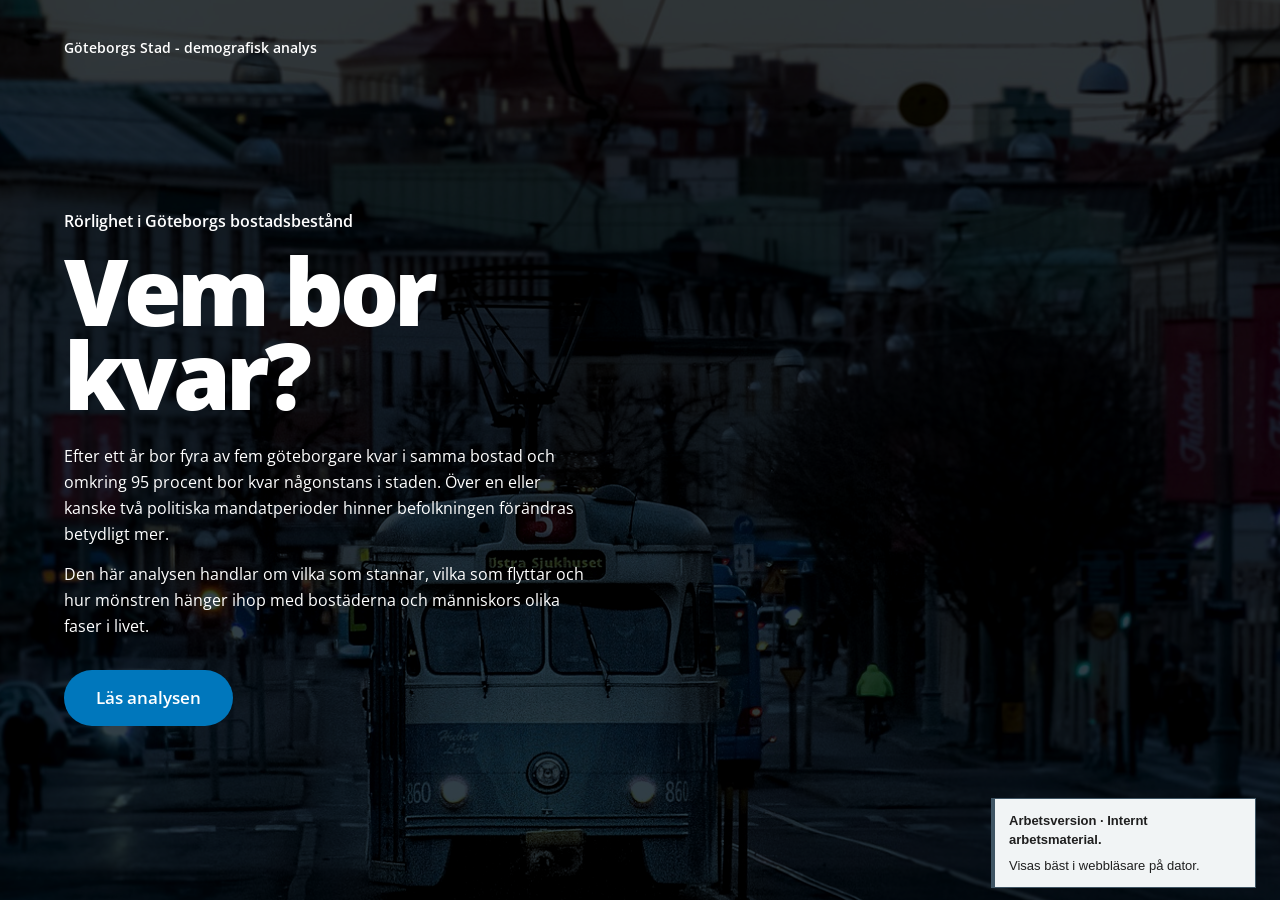
<file: index.html>
<!DOCTYPE html>
<html lang="sv">
<head>
<meta charset="utf-8">
<meta name="viewport" content="width=device-width, initial-scale=1">
<title>Arbetsversion 2 · Vem bor kvar? Rörlighet i Göteborgs bostadsbestånd</title>
<meta name="description" content="En analys av kvarboende och byte av folkbokföringsadress i Göteborg, byggd på folkbokföringen 2013–2025.">

<link rel="preconnect" href="https://fonts.googleapis.com">
<link rel="preconnect" href="https://fonts.gstatic.com" crossorigin>
<link href="https://fonts.googleapis.com/css2?family=Open+Sans:wght@400;600;800&display=swap" rel="stylesheet">
<link rel="stylesheet" href="assets/css/styles.css?v=v2-20260927">
<link rel="stylesheet" href="arbetslage.css?v=v2-20261002"><link rel="stylesheet" href="assets/css/gemensamt.css?v=v2-20260927"><script src="assets/js/rapportinstallningar.js?v=v2-20260927"></script><link rel="stylesheet" href="assets/css/arbetsversion2.css?v=v2-20260927"></head>

<body class="rapport-start">

<a class="hoppa" href="#innehall">Hoppa till innehållet</a>

<main class="hero" id="innehall" tabindex="-1">
  <div class="hero__foto" role="presentation"></div>
  <div class="hero__ton" role="presentation"></div>

  <div class="hero__inner">
    <p class="hero__etikett">Rörlighet i Göteborgs bostadsbestånd</p>
    <h1 class="hero__titel" id="hero-titel">Vem bor kvar?</h1>

    <div class="hero__ingress">
      <p>Efter ett år bor fyra av fem göteborgare kvar i samma bostad och omkring 95 procent bor kvar någonstans i staden. Över en eller kanske två politiska mandatperioder hinner befolkningen förändras betydligt mer.</p>
      <p>Den här analysen handlar om vilka som stannar, vilka som flyttar och hur mönstren hänger ihop med bostäderna och människors olika faser i livet.</p>
    </div>

    <a class="knapp" href="huvudresultat.html">Läs analysen</a>
  </div>

  <p class="hero__meta">Göteborgs Stad - demografisk analys</p>

</main>




<script src="arbetslage.js?v=v2-20261002"></script><script src="assets/js/arbetsversion2.js?v=v2-20260927"></script></body>
</html>
</file>
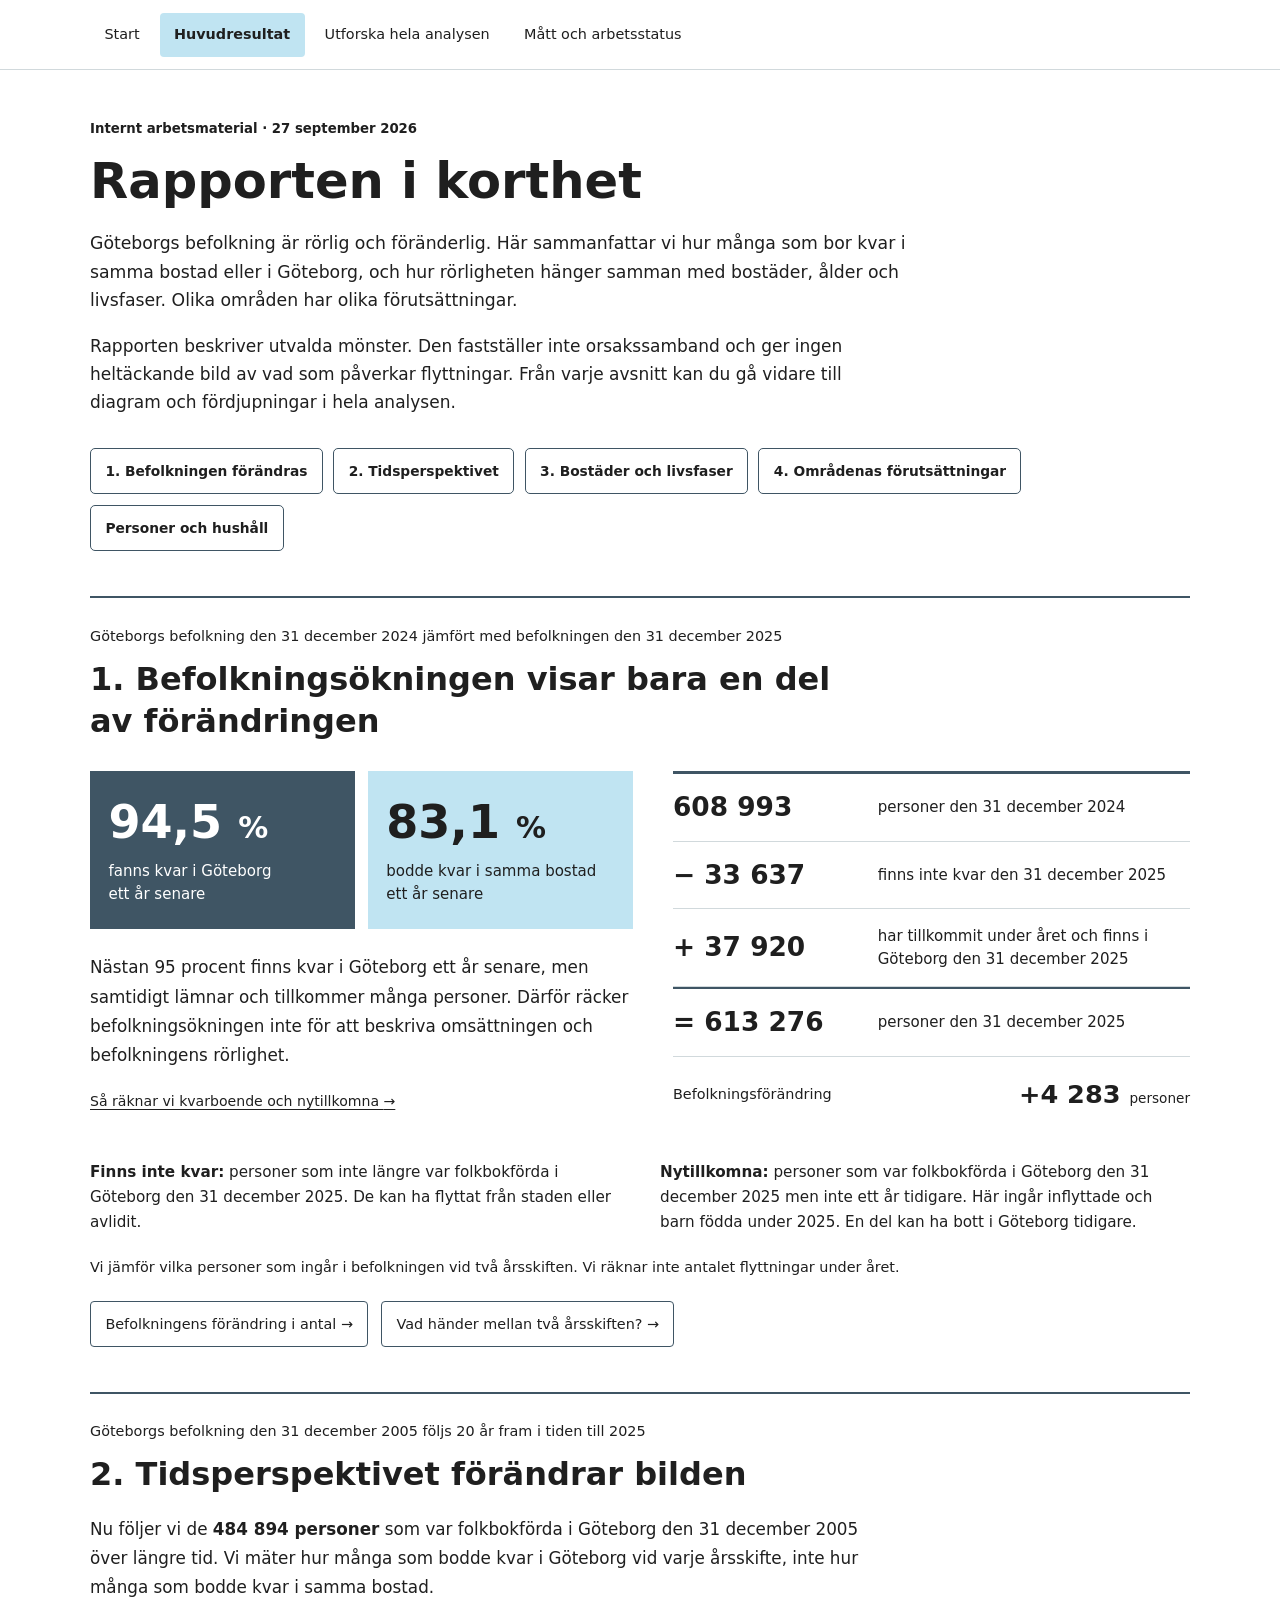
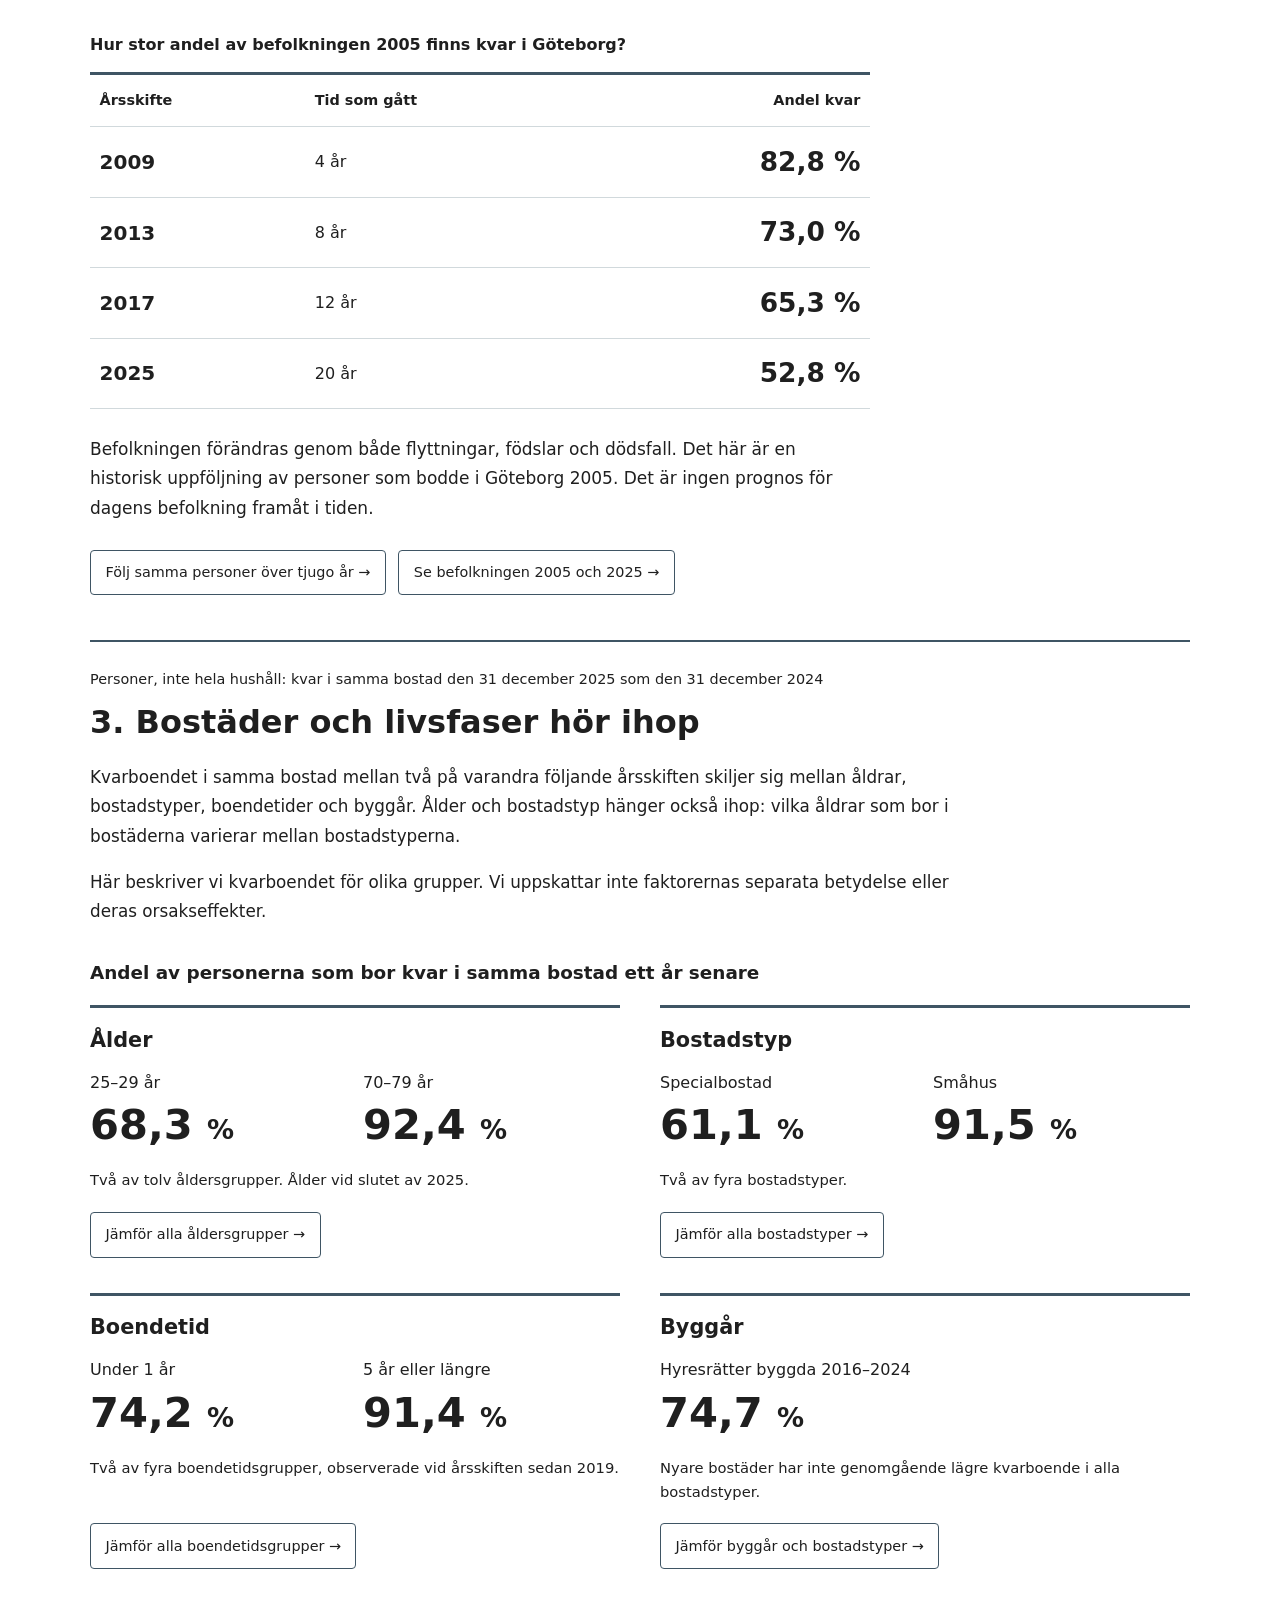
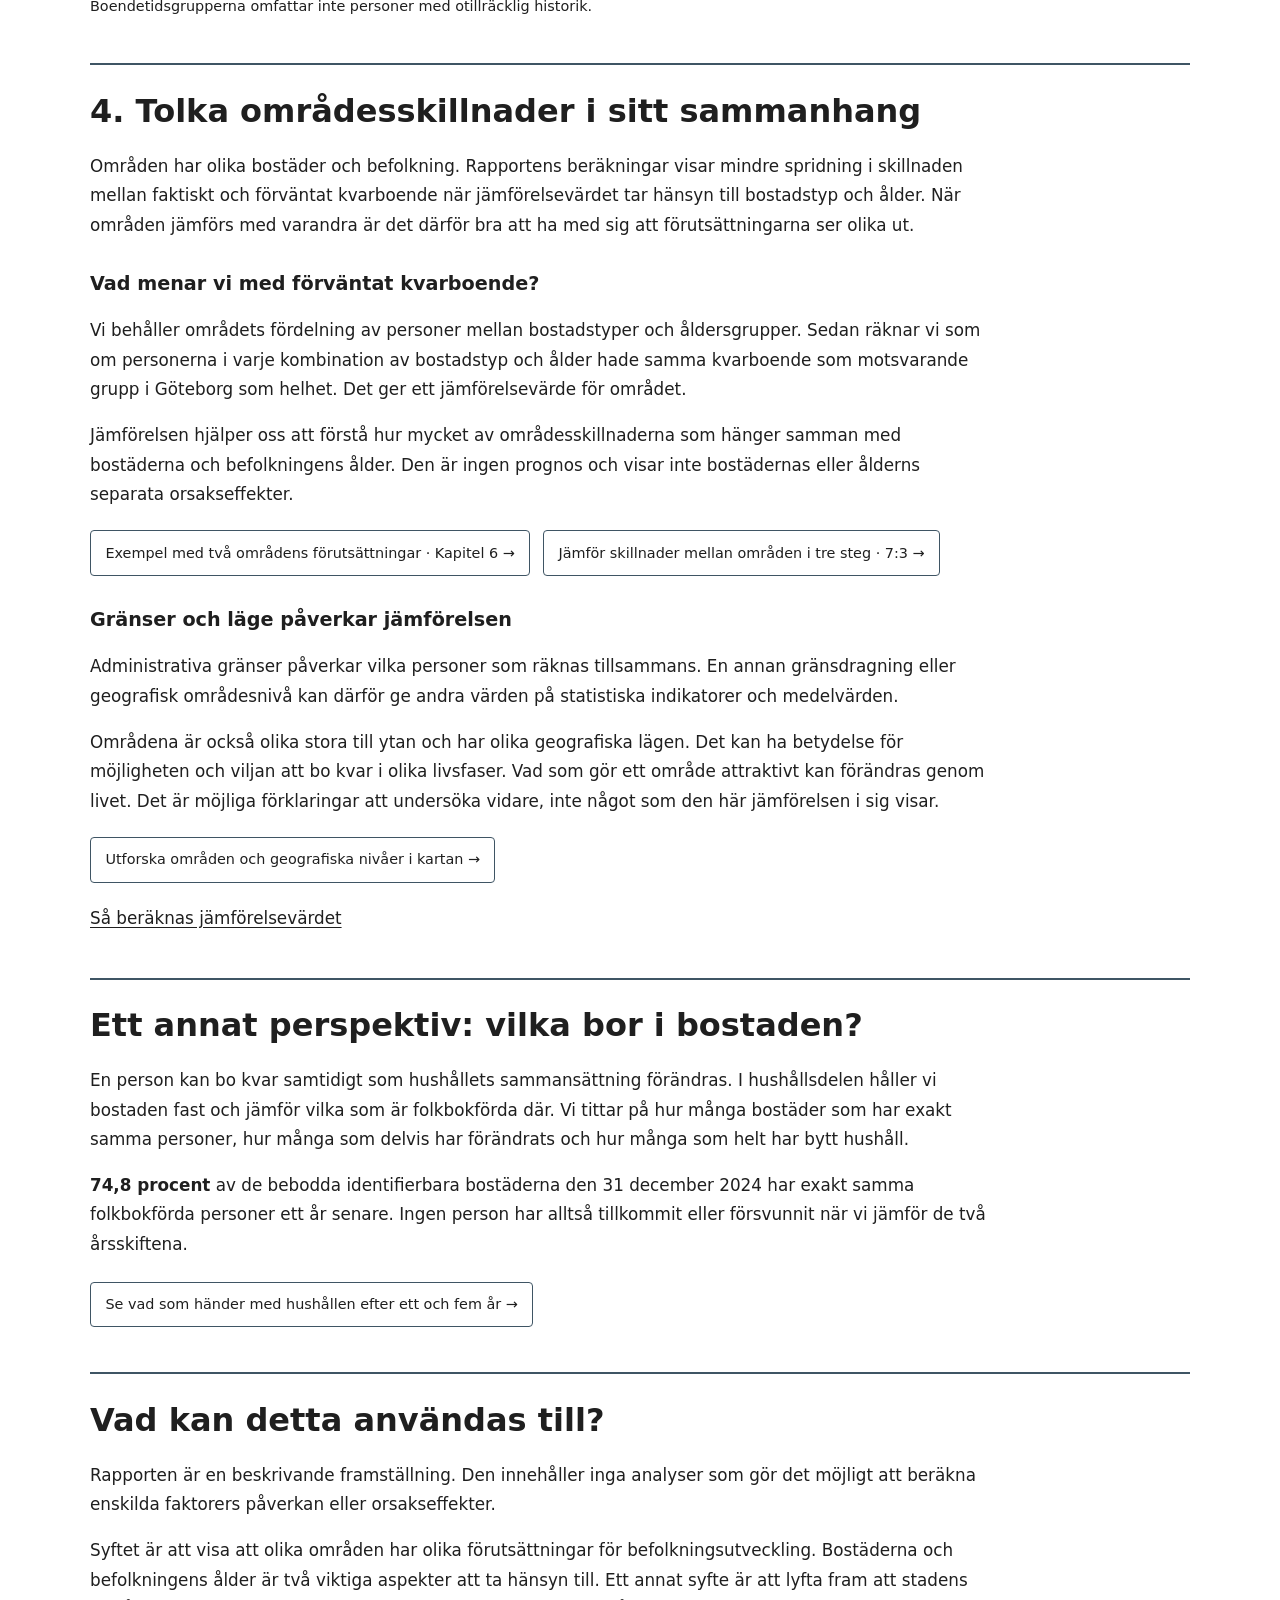
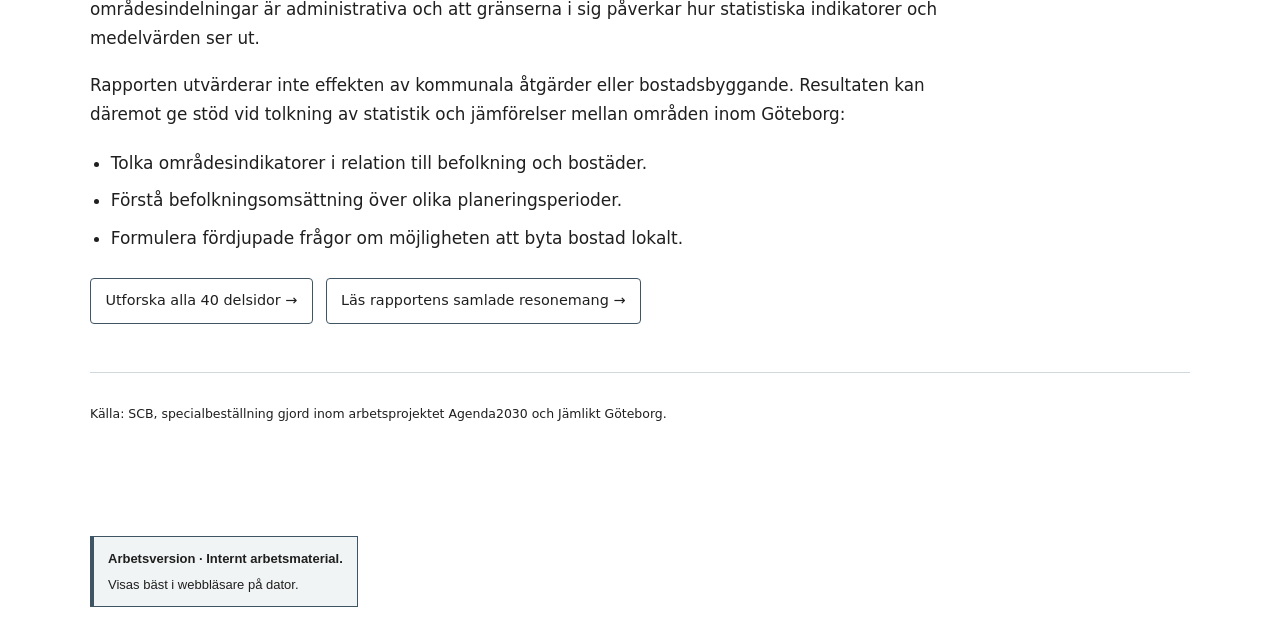
<file: huvudresultat.html>
<!doctype html><html lang="sv"><head><meta charset="utf-8"><meta name="viewport" content="width=device-width, initial-scale=1"><title>Arbetsversion 2 · Huvudresultaten</title><link rel="stylesheet" href="assets/css/styles.css"><link rel="stylesheet" href="arbetslage.css"><link rel="stylesheet" href="assets/css/arbetsversion2.css"><link rel="stylesheet" href="assets/css/huvudresultat.css"></head><body class="v2-guide v2-summary"><a class="hoppa" href="#innehall">Hoppa till innehållet</a><header><nav class="summary-nav" aria-label="Rapportens sidor"><a href="index.html">Start</a><a href="huvudresultat.html" aria-current="page">Huvudresultat</a><a href="utforska.html">Utforska hela analysen</a><a href="metod-och-status.html">Mått och arbetsstatus</a></nav></header><main id="innehall">
<div class="summary-intro">
  <p class="v2-context"><strong>Internt arbetsmaterial · 27 september 2026</strong></p>

  <h1>Rapporten i korthet</h1>
  <p class="v2-lead">Göteborgs befolkning är rörlig och föränderlig. Här sammanfattar vi hur många som bor kvar i samma bostad eller i Göteborg, och hur rörligheten hänger samman med bostäder, ålder och livsfaser. Olika områden har olika förutsättningar.</p>
  <p>Rapporten beskriver utvalda mönster. Den fastställer inte orsakssamband och ger ingen heltäckande bild av vad som påverkar flyttningar. Från varje avsnitt kan du gå vidare till diagram och fördjupningar i hela analysen.</p>
</div>
<nav class="v2-jump summary-topics" aria-label="Avsnitt på denna sida">
  <a href="#ett-ar">1. Befolkningen förändras</a>
  <a href="#langre-tid">2. Tidsperspektivet</a>
  <a href="#bostader">3. Bostäder och livsfaser</a>
  <a href="#omraden">4. Områdenas förutsättningar</a>
  <a href="#hushall">Personer och hushåll</a>
</nav>
<section class="v2-section summary-year" id="ett-ar">
  <p class="summary-period">Göteborgs befolkning den 31 december 2024 jämfört med befolkningen den 31 december 2025</p>
  <h2>1. Befolkningsökningen visar bara en del av förändringen</h2>
  <div class="summary-year-grid">
    <div>
      <div class="summary-highlights" aria-label="Andelar av Göteborgs befolkning den 31 december 2024">
        <div class="summary-highlight"><strong>94,5 <span>%</span></strong><p>fanns kvar i Göteborg<br>ett år senare</p></div>
        <div class="summary-highlight"><strong>83,1 <span>%</span></strong><p>bodde kvar i samma bostad<br>ett år senare</p></div>
      </div>
      <p class="summary-reading">Nästan 95 procent finns kvar i Göteborg ett år senare, men samtidigt lämnar och tillkommer många personer. Därför räcker befolkningsökningen inte för att beskriva omsättningen och befolkningens rörlighet.</p>
      <a class="summary-method-link" href="metod-och-status.html">Så räknar vi kvarboende och nytillkomna <span aria-hidden="true">→</span></a>
    </div>
    <div class="summary-change" aria-label="Befolkningens förändring mellan årsskiftena">
      <div class="summary-count"><strong>608&nbsp;993</strong><span>personer den 31 december 2024</span></div>
      <div class="summary-count"><strong>−&nbsp;33&nbsp;637</strong><span>finns inte kvar den 31 december 2025</span></div>
      <div class="summary-count"><strong>+&nbsp;37&nbsp;920</strong><span>har tillkommit under året och finns i Göteborg den 31 december 2025</span></div>
      <div class="summary-count summary-count-end"><strong>=&nbsp;613&nbsp;276</strong><span>personer den 31 december 2025</span></div>
      <p class="summary-increase"><span>Befolkningsförändring</span><strong>+4&nbsp;283 <small>personer</small></strong></p>
    </div>
  </div>
  <div class="summary-definitions">
    <p><strong>Finns inte kvar:</strong> personer som inte längre var folkbokförda i Göteborg den 31 december 2025. De kan ha flyttat från staden eller avlidit.</p>
    <p><strong>Nytillkomna:</strong> personer som var folkbokförda i Göteborg den 31 december 2025 men inte ett år tidigare. Här ingår inflyttade och barn födda under 2025. En del kan ha bott i Göteborg tidigare.</p>
  </div>
  <p class="summary-time-note">Vi jämför vilka personer som ingår i befolkningen vid två årsskiften. Vi räknar inte antalet flyttningar under året.</p>
  <div class="summary-more"><a href="rapport.html#steg-4">Befolkningens förändring i antal <span aria-hidden="true">→</span></a><a href="rapport.html#steg-5">Vad händer mellan två årsskiften? <span aria-hidden="true">→</span></a></div>
</section>
<section class="v2-section" id="langre-tid">
  <p class="summary-period">Göteborgs befolkning den 31 december 2005 följs 20 år fram i tiden till 2025</p>
  <h2>2. Tidsperspektivet förändrar bilden</h2>
  <p class="summary-long-intro">Nu följer vi de <strong>484&nbsp;894 personer</strong> som var folkbokförda i Göteborg den 31 december 2005 över längre tid. Vi mäter hur många som bodde kvar i Göteborg vid varje årsskifte, inte hur många som bodde kvar i samma bostad.</p>
  <div class="summary-long-grid">
    <table class="summary-followup">
      <caption>Hur stor andel av befolkningen 2005 finns kvar i Göteborg?</caption>
      <thead><tr><th scope="col">Årsskifte</th><th scope="col">Tid som gått</th><th scope="col">Andel kvar</th></tr></thead>
      <tbody>
        <tr><th scope="row">2009</th><td>4 år</td><td>82,8 %</td></tr>
        <tr><th scope="row">2013</th><td>8 år</td><td>73,0 %</td></tr>
        <tr><th scope="row">2017</th><td>12 år</td><td>65,3 %</td></tr>
        <tr><th scope="row">2025</th><td>20 år</td><td>52,8 %</td></tr>
      </tbody>
    </table>
  </div>
  <p class="summary-long-reading">Befolkningen förändras genom både flyttningar, födslar och dödsfall. Det här är en historisk uppföljning av personer som bodde i Göteborg 2005. Det är ingen prognos för dagens befolkning framåt i tiden.</p>
  <div class="summary-more"><a href="kapitel9.html#steg-1">Följ samma personer över tjugo år <span aria-hidden="true">→</span></a><a href="kapitel9.html#steg-5">Se befolkningen 2005 och 2025 <span aria-hidden="true">→</span></a></div>
</section>
<section class="v2-section" id="bostader">
  <p class="summary-period">Personer, inte hela hushåll: kvar i samma bostad den 31 december 2025 som den 31 december 2024</p>
  <h2>3. Bostäder och livsfaser hör ihop</h2>
  <p class="summary-groups-intro">Kvarboendet i samma bostad mellan två på varandra följande årsskiften skiljer sig mellan åldrar, bostadstyper, boendetider och byggår. Ålder och bostadstyp hänger också ihop: vilka åldrar som bor i bostäderna varierar mellan bostadstyperna.</p>
  <p class="summary-groups-intro">Här beskriver vi kvarboendet för olika grupper. Vi uppskattar inte faktorernas separata betydelse eller deras orsakseffekter.</p>
  <h3 class="summary-groups-measure">Andel av personerna som bor kvar i samma bostad ett år senare</h3>
  <div class="summary-groups">
    <section class="summary-group" aria-labelledby="summary-age-title">
      <h4 id="summary-age-title">Ålder</h4>
      <dl class="summary-group-values"><div><dt>25–29 år</dt><dd>68,3 <span>%</span></dd></div><div><dt>70–79 år</dt><dd>92,4 <span>%</span></dd></div></dl>
      <p>Två av tolv åldersgrupper. Ålder vid slutet av 2025.</p>
      <div class="summary-more"><a href="kapitel3.html#steg-1">Jämför alla åldersgrupper <span aria-hidden="true">→</span></a></div>
    </section>
    <section class="summary-group" aria-labelledby="summary-housing-title">
      <h4 id="summary-housing-title">Bostadstyp</h4>
      <dl class="summary-group-values"><div><dt>Specialbostad</dt><dd>61,1 <span>%</span></dd></div><div><dt>Småhus</dt><dd>91,5 <span>%</span></dd></div></dl>
      <p>Två av fyra bostadstyper.</p>
      <div class="summary-more"><a href="kapitel5.html#steg-1">Jämför alla bostadstyper <span aria-hidden="true">→</span></a></div>
    </section>
    <section class="summary-group" aria-labelledby="summary-tenure-title">
      <h4 id="summary-tenure-title">Boendetid</h4>
      <dl class="summary-group-values"><div><dt>Under 1 år</dt><dd>74,2 <span>%</span></dd></div><div><dt>5 år eller längre</dt><dd>91,4 <span>%</span></dd></div></dl>
      <p>Två av fyra boendetidsgrupper, observerade vid årsskiften sedan 2019.</p>
      <div class="summary-more"><a href="kapitel8.html#steg-1">Jämför alla boendetidsgrupper <span aria-hidden="true">→</span></a></div>
    </section>
    <section class="summary-group" aria-labelledby="summary-built-title">
      <h4 id="summary-built-title">Byggår</h4>
      <dl class="summary-group-values summary-group-single"><div><dt>Hyresrätter byggda 2016–2024</dt><dd>74,7 <span>%</span></dd></div></dl>
      <p>Nyare bostäder har inte genomgående lägre kvarboende i alla bostadstyper.</p>
      <div class="summary-more"><a href="kapitel8.html#steg-3">Jämför byggår och bostadstyper <span aria-hidden="true">→</span></a></div>
    </section>
  </div>
  <p class="summary-groups-note">Boendetidsgrupperna omfattar inte personer med otillräcklig historik.</p>
</section>
<section class="v2-section" id="omraden">
  <h2>4. Tolka områdesskillnader i sitt sammanhang</h2>
  <p>Områden har olika bostäder och befolkning. Rapportens beräkningar visar mindre spridning i skillnaden mellan faktiskt och förväntat kvarboende när jämförelsevärdet tar hänsyn till bostadstyp och ålder. När områden jämförs med varandra är det därför bra att ha med sig att förutsättningarna ser olika ut.</p>
  <h3>Vad menar vi med förväntat kvarboende?</h3>
  <p>Vi behåller områdets fördelning av personer mellan bostadstyper och åldersgrupper. Sedan räknar vi som om personerna i varje kombination av bostadstyp och ålder hade samma kvarboende som motsvarande grupp i Göteborg som helhet. Det ger ett jämförelsevärde för området.</p>
  <p>Jämförelsen hjälper oss att förstå hur mycket av områdesskillnaderna som hänger samman med bostäderna och befolkningens ålder. Den är ingen prognos och visar inte bostädernas eller ålderns separata orsakseffekter.</p>
  <div class="summary-more"><a href="kapitel6.html#steg-1">Exempel med två områdens förutsättningar · Kapitel 6 <span aria-hidden="true">→</span></a><a href="kapitel7.html#steg-4">Jämför skillnader mellan områden i tre steg · 7:3 <span aria-hidden="true">→</span></a></div>
  <h3>Gränser och läge påverkar jämförelsen</h3>
  <p>Administrativa gränser påverkar vilka personer som räknas tillsammans. En annan gränsdragning eller geografisk områdesnivå kan därför ge andra värden på statistiska indikatorer och medelvärden.</p>
  <p>Områdena är också olika stora till ytan och har olika geografiska lägen. Det kan ha betydelse för möjligheten och viljan att bo kvar i olika livsfaser. Vad som gör ett område attraktivt kan förändras genom livet. Det är möjliga förklaringar att undersöka vidare, inte något som den här jämförelsen i sig visar.</p>
  <div class="summary-more"><a href="kapitel4.html#steg-3">Utforska områden och geografiska nivåer i kartan <span aria-hidden="true">→</span></a></div>
  <p class="v2-review-link"><a href="metod-och-status.html#omradesjamforelse">Så beräknas jämförelsevärdet</a></p>
</section>
<section class="v2-section" id="hushall">
  <h2>Ett annat perspektiv: vilka bor i bostaden?</h2>
  <p>En person kan bo kvar samtidigt som hushållets sammansättning förändras. I hushållsdelen håller vi bostaden fast och jämför vilka som är folkbokförda där. Vi tittar på hur många bostäder som har exakt samma personer, hur många som delvis har förändrats och hur många som helt har bytt hushåll.</p>
  <p><strong>74,8 procent</strong> av de bebodda identifierbara bostäderna den 31 december 2024 har exakt samma folkbokförda personer ett år senare. Ingen person har alltså tillkommit eller försvunnit när vi jämför de två årsskiftena.</p>
  <div class="summary-more"><a href="kapitel10.html#steg-1">Se vad som händer med hushållen efter ett och fem år <span aria-hidden="true">→</span></a></div>
</section>
<section class="v2-section" id="anvandning">
  <h2>Vad kan detta användas till?</h2>
  <p>Rapporten är en beskrivande framställning. Den innehåller inga analyser som gör det möjligt att beräkna enskilda faktorers påverkan eller orsakseffekter.</p>
  <p>Syftet är att visa att olika områden har olika förutsättningar för befolkningsutveckling. Bostäderna och befolkningens ålder är två viktiga aspekter att ta hänsyn till. Ett annat syfte är att lyfta fram att stadens områdesindelningar är administrativa och att gränserna i sig påverkar hur statistiska indikatorer och medelvärden ser ut.</p>
  <p>Rapporten utvärderar inte effekten av kommunala åtgärder eller bostadsbyggande. Resultaten kan däremot ge stöd vid tolkning av statistik och jämförelser mellan områden inom Göteborg:</p>
  <ul><li>Tolka områdesindikatorer i relation till befolkning och bostäder.</li><li>Förstå befolkningsomsättning över olika planeringsperioder.</li><li>Formulera fördjupade frågor om möjligheten att byta bostad lokalt.</li></ul>
  <div class="summary-more"><a href="utforska.html">Utforska alla 40 delsidor <span aria-hidden="true">→</span></a><a href="sammanfattning.html#steg-4">Läs rapportens samlade resonemang <span aria-hidden="true">→</span></a></div>
</section>
<footer><p>Källa: SCB, specialbeställning gjord inom arbetsprojektet Agenda2030 och Jämlikt Göteborg.</p></footer>
</main><script src="arbetslage.js"></script></body></html>
</file>
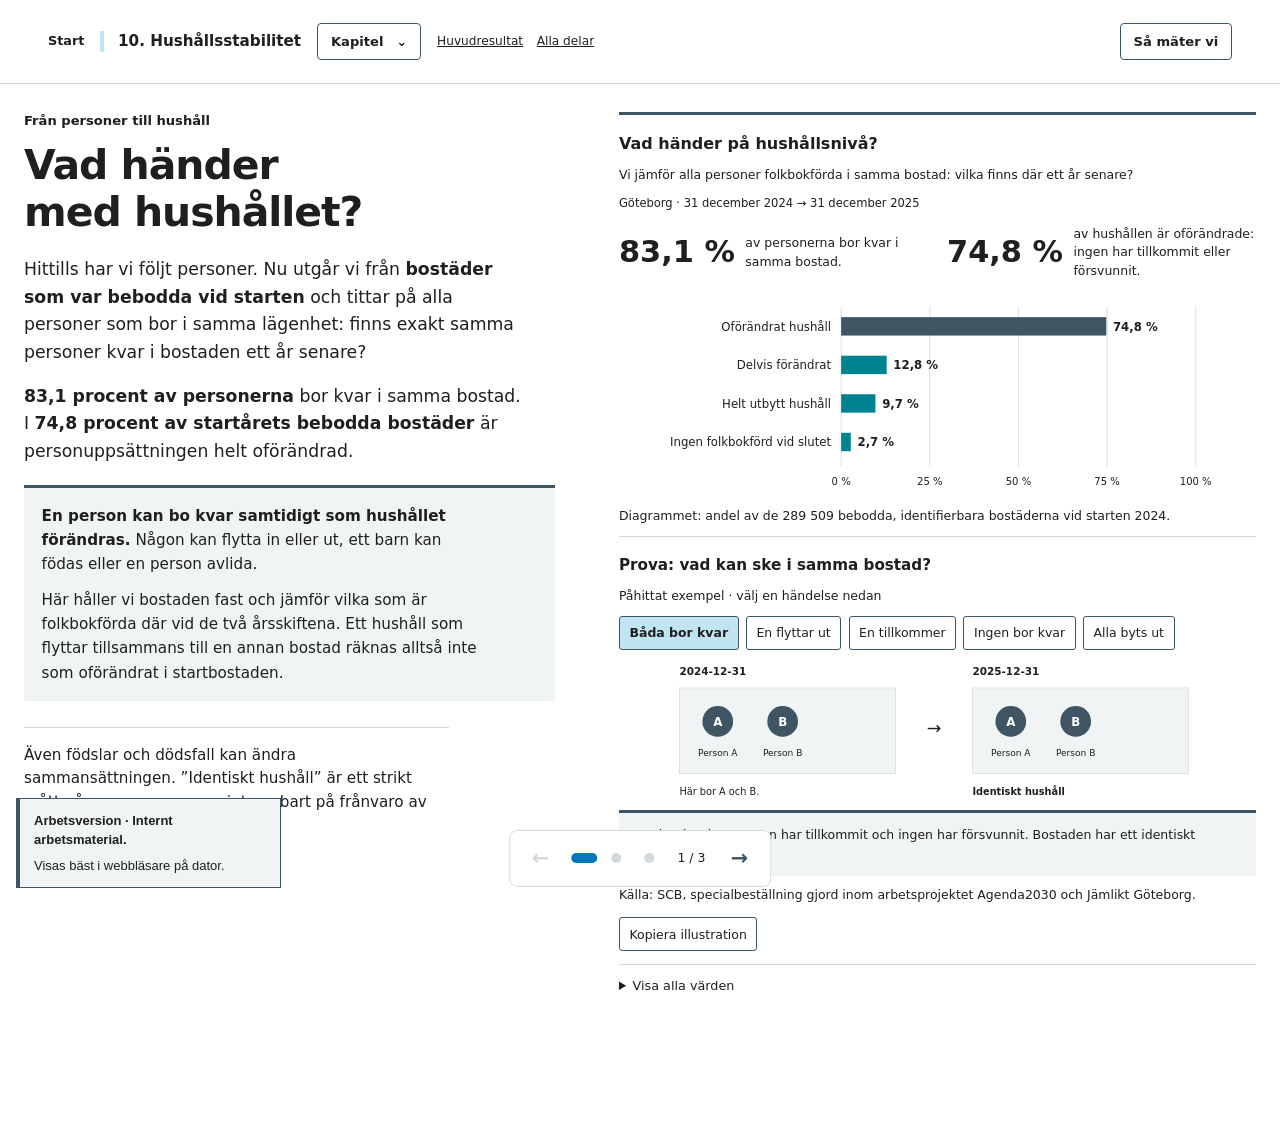
<file: kapitel10.html>
<!doctype html><html lang="sv"><head><meta charset="utf-8"><meta name="viewport" content="width=device-width, initial-scale=1">
<title>Arbetsversion 2 · 10. Hushållsstabilitet — Rörlighet i Göteborgs bostadsbestånd</title>
<link rel="stylesheet" href="assets/css/styles.css?v=v2-20260927"><link rel="stylesheet" href="assets/css/rapport.css?v=v2-20260927"><link rel="stylesheet" href="assets/css/kapitel10.css?v=v2-20260927"><link rel="stylesheet" href="assets/css/navigation.css?v=v2-20260927"><link rel="stylesheet" href="arbetslage.css?v=v2-20260927"><link rel="stylesheet" href="assets/css/gemensamt.css?v=v2-20260927"><script src="assets/js/rapportinstallningar.js?v=v2-20260927"></script><link rel="stylesheet" href="assets/css/arbetsversion2.css?v=v2-20260927"></head><body>
<header class="topp"><div class="topp__vanster"><a class="topp__hem" href="index.html">Start</a><p class="topp__kapitel">10. Hushållsstabilitet</p><details class="kapitelmeny"><summary>Kapitel</summary><nav class="kapitelmeny__lista" aria-label="Rapportens kapitel"><ol><li><a href="rapport.html#steg-1"><b>1.</b><span>Rörlighet i Göteborgs bostadsbestånd</span></a></li><li><a href="kapitel2.html#steg-1"><b>2.</b><span>Kvarboendet över tid</span></a></li><li><a href="kapitel3.html#steg-1"><b>3.</b><span>Ålder och rörlighet</span></a></li><li><a href="kapitel4.html#steg-1"><b>4.</b><span>Kvar, men var?</span></a></li><li><a href="kapitel5.html#steg-1"><b>5.</b><span>Bostaden</span></a></li><li><a href="kapitel6.html#steg-1"><b>6.</b><span>Bostäder och befolkning i olika områden</span></a></li><li><a href="kapitel7.html#steg-1"><b>7.</b><span>Vad förklarar områdesskillnaderna?</span></a></li><li><a href="kapitel8.html#steg-1"><b>8.</b><span>Exempel på annat som spelar in</span></a></li><li><a href="kapitel9.html#steg-1"><b>9.</b><span>Kvarboende över flera år</span></a></li><li><a href="kapitel10.html#steg-1" aria-current="page"><b>10.</b><span>Hushållsstabilitet</span></a></li><li><a href="sammanfattning.html#steg-1"><b>•</b><span>Sammanfattning</span></a></li></ol><a class="kapitelmeny__start" href="index.html">Till landningssidan</a></nav></details></div><div class="topp__verktyg"><button class="topp__metod" id="oppna-metod" type="button">Så mäter vi</button></div></header>
<main class="scen" id="scen" tabindex="-1">
<section class="steg aktiv" id="steg-1" aria-label="Från person till bostadshushåll"><div class="steg__vanster"><p class="steg__etikett">Från personer till hushåll</p>
<h1>Vad händer med hushållet?</h1>
<p>Hittills har vi följt personer. Nu utgår vi från <strong>bostäder som var bebodda vid starten</strong> och tittar på alla personer som bor i samma lägenhet: finns exakt samma personer kvar i bostaden ett år senare?</p>
<p><strong>83,1 procent av personerna</strong> bor kvar i samma bostad. I <strong>74,8 procent av startårets bebodda bostäder</strong> är personuppsättningen helt oförändrad.</p>
<aside class="kh__summary"><p><strong>En person kan bo kvar samtidigt som hushållet förändras.</strong> Någon kan flytta in eller ut, ett barn kan födas eller en person avlida.</p><p>Här håller vi bostaden fast och jämför vilka som är folkbokförda där vid de två årsskiftena. Ett hushåll som flyttar tillsammans till en annan bostad räknas alltså inte som oförändrat i startbostaden.</p></aside>
<p class="not">Även födslar och dödsfall kan ändra sammansättningen. ”Identiskt hushåll” är ett strikt mått på samma personer, inte enbart på frånvaro av flyttningar.</p>
</div><div class="steg__hoger"><div class="kh" id="kh-jamfor"></div></div></section>
<section class="steg" id="steg-2" aria-label="Hushållsutfall efter ett och fem år"><div class="steg__vanster"><p class="steg__etikett">Samma fråga, olika långa perioder</p>
<h2>Efter fem år har fler bostäder fått helt nya hushåll.</h2>
<p>Efter ett år har <strong>9,7 procent</strong> av bostäderna ett helt utbytt hushåll. I femårsjämförelsen är andelen <strong>37,5 procent</strong>.</p>
<p>Samtidigt har <strong>39,0 procent</strong> exakt samma personer folkbokförda som fem år tidigare.</p>
<aside class="kh__summary"><p><strong>Fyra utfall, två tidsperspektiv.</strong> I varje kategori visas ett och fem år bredvid varandra. Identiskt betyder exakt samma personer. Delvis lika betyder att minst en person finns kvar, men någon har tillkommit eller försvunnit.</p><p>Helt utbytt innebär att bostaden är bebodd men ingen från starten bor kvar. Ingen folkbokförd vid slutet beskriver registeruppgiften och bevisar inte att bostaden är tom.</p></aside>
<p class="not">För <strong>4,3 procent av startbostäderna</strong> återfinns ingen folkbokförd på samma bostads-ID vid slutet av 2025. Saknade eller ändrade bostadsuppgifter kan bidra till detta, men tabellen visar inte hur mycket. Jämförelsen gäller 2020 och 2025; den visar inte om någon saknat lägenhets-ID under mellanåren. Andelen ska därför inte läsas som andelen tomma bostäder.</p><p class="not">Båda jämförelserna slutar 2025, men börjar 2024 respektive 2020. Varje jämförelse utgår från de bostäder som var bebodda vid just dess start.</p>
</div><div class="steg__hoger"><div class="kh" id="kh-period"></div></div></section>
<section class="steg" id="steg-3" aria-label="Hushållsstabilitet och bostadstyp"><div class="steg__vanster"><p class="steg__etikett">Bostadstyp och hushåll</p>
<h2>Hushållen byts ut olika mycket i olika bostadstyper.</h2>
<p>Efter fem år har <strong>72,7 procent</strong> av specialbostäderna ett helt utbytt hushåll. I småhus är motsvarande andel <strong>16,9 procent</strong>.</p>
<p>Efter fem år är ett identiskt hushåll betydligt vanligare än ett helt utbytt i småhus. I bostadsrätt ligger de två andelarna nära varandra; i hyresrätt och specialbostad är ett helt utbytt hushåll vanligare.</p>
<aside class="kh__summary"><p><strong>Jämför både bostadstyper och tidsperspektiv.</strong> I vänstra diagramfältet syns identiska hushåll, i det högra helt utbytta. Båda visar ett och fem år samtidigt.</p><p>Byt till <strong>Antal rum i flerbostadshus</strong> för att jämföra bostadsstorlekar. Småhus och specialbostäder ingår inte i den rumsjämförelsen.</p><p><strong>För 2–5+ rum är andelen identiska hushåll nästan lika efter ett år, 75,5–75,8 procent.</strong> Samtidigt är helt utbytta hushåll mindre vanliga och delvis förändrade hushåll vanligare i större lägenheter. Ett hushåll räknas som förändrat så snart någon tillkommer eller försvinner, även om övriga personer bor kvar. Därför kan mönstret skilja sig från kvarboende på personnivå.</p><p>Vi tar inte hänsyn till hushållens åldrar eller livsfaser. Skillnaderna visar samvariation, inte bostadstypens egen effekt.</p></aside>
<p class="not">Bostadstyp och antal rum avser 2024 i ettårsjämförelsen och 2020 i femårsjämförelsen. Båda jämförelserna slutar 2025.</p>
</div><div class="steg__hoger"><div class="kh" id="kh-typ"></div></div></section></main>
<nav class="navigering" aria-label="Delsidor i kapitel 10"><button class="nav__knapp" id="bakat" type="button" aria-label="Föregående delsida">←</button><ol class="nav__punkter" id="punkter"></ol><span class="nav__antal"></span><a class="nav__nasta" href="sammanfattning.html#steg-1" hidden>Nästa →</a><button class="nav__knapp" id="framat" type="button" aria-label="Nästa delsida">→</button></nav><p class="visuellt-dold" id="stegstatus" aria-live="polite"></p>
<dialog class="metod" id="metod" aria-labelledby="metod-rubrik"><button class="metod__stang" id="stang-metod" type="button" aria-label="Stäng hjälptext"><span aria-hidden="true">×</span> Stäng hjälptext</button><div class="metod__inner">
<h2 id="metod-rubrik">Så mäter vi hushållsstabilitet</h2>
<p>Analysenheten är en bostad som var bebodd vid startårsskiftet. Ett bostadshushåll består här av alla folkbokförda på samma lägenhets-ID. Bostaden hålls fast; hushållet följs inte vidare om det flyttar till en annan bostad.</p>
<h3>Fyra utfall</h3>
<ul><li><strong>Identiskt hushåll:</strong> exakt samma personer vid båda årsskiftena.</li>
<li><strong>Delvis lika:</strong> minst en person från starten finns kvar, men personuppsättningen har förändrats. Någon kan ha tillkommit även om alla ursprungliga personer bor kvar.</li>
<li><strong>Helt utbytt hushåll:</strong> bostaden är bebodd vid slutet, men ingen från startens hushåll finns kvar där.</li>
<li><strong>Ingen folkbokförd vid slutet:</strong> ingen återfinns folkbokförd på bostadens lägenhets-ID vid slutet. Det visar inte i sig om bostaden är tom, avvecklad eller om registerkopplingen har förändrats.</li></ul>
<p>Förändringar kan bero på flyttningar, födslar eller dödsfall. Ett hushåll som flyttar tillsammans kan fortfarande vara intakt, men den ursprungliga bostaden får ett annat utfall.</p>
<h3>Nämnare och perioder</h3><p>För ettårsjämförelsen ingår bostäder bebodda den 31 december 2024; för femårsjämförelsen bostäder bebodda den 31 december 2020. Båda slutar den 31 december 2025. Tillkomna bostäder efter respektive start ingår inte i startbeståndet.</p>
<p>Personmåttet 83,1 procent har personer som nämnare. Hushållsmåttet 74,8 procent har startens bebodda bostäder som nämnare. Skillnaden mellan talen är därför inte andelen personer eller hushåll som förändrats.</p>
<h3>Rumsklasser och livsfaser</h3><p>Rumsuppgifterna avser 1, 2, 3, 4 och 5+ rum i flerbostadshus. Småhus och specialbostäder ingår inte i rumsjämförelsen. Hushållens åldrar och familjesammansättning standardiseras inte här. Ett utökat hushåll och ett hushåll med äldre vuxna kan ha olika bostadsbehov, men det är inte testat i dessa diagram.</p><h3>Avgränsning och källa</h3><p>Här visas källans strikta mått ”Identiskt hushåll”. Även födslar och dödsfall förändrar personuppsättningen. Vi följer alltså inte enbart samma vuxna.</p>
<p>Bostadstypsdiagrammet visar fyra bostadstyper; övriga kategorier ingår i totaldiagrammet. När bara identiskt och helt utbytt visas ska dessa inte summeras till 100 procent: delvis lika och ingen folkbokförd vid slutet återstår. Andelar beräknas från uttaget och visas med en decimal.</p>
<p>Analysenheten är bostad, populationen identifierbara bostäder bebodda vid starten. Bostadsantalet är inte ett mått på hela bostadsbeståndet eller dess vakansgrad.</p>
<p>Källa: SCB, specialbeställning gjord inom arbetsprojektet Agenda2030 och Jämlikt Göteborg.</p>
</div></dialog>
<script src="data/k10-hushall-ny.js"></script><script src="data/k10-intro-ny.js"></script><script src="assets/js/kapitel10.js?v=v2-20260927"></script><script src="assets/js/navigation.js?v=v2-20260927"></script><script src="arbetslage.js?v=v2-20260927"></script><script src="assets/js/arbetsversion2.js?v=v2-20260927"></script></body></html>
</file>
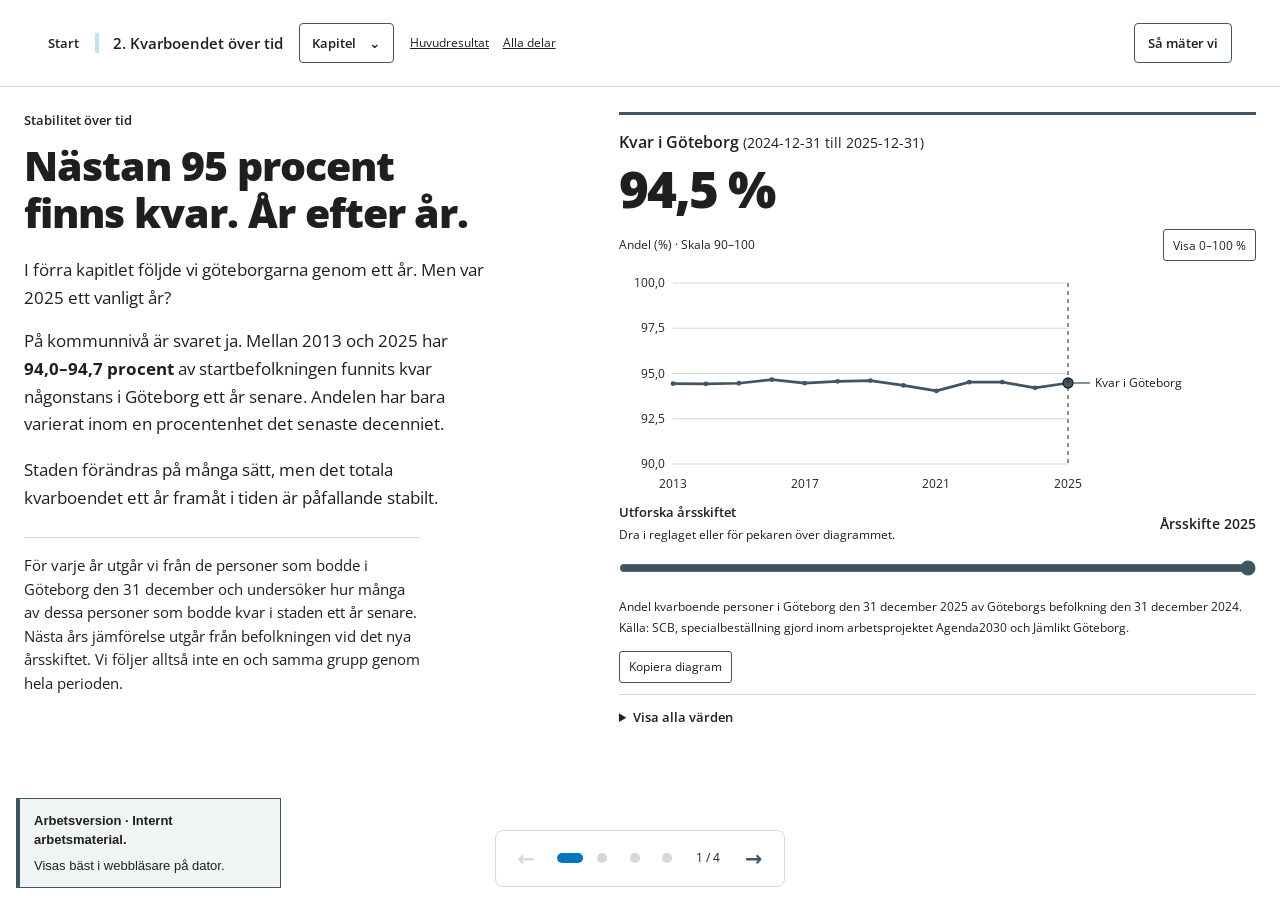
<file: kapitel2.html>
<!doctype html>
<html lang="sv">
<head>
<meta charset="utf-8">
<meta name="viewport" content="width=device-width, initial-scale=1">
<title>Arbetsversion 2 · Kvarboendet över tid — Rörlighet i Göteborg</title>
<meta name="description" content="Tretton år av rörlighet i Göteborg: en stabil helhet, med förändringar bakom totalen.">
<link rel="preconnect" href="https://fonts.googleapis.com">
<link rel="preconnect" href="https://fonts.gstatic.com" crossorigin>
<link href="https://fonts.googleapis.com/css2?family=Open+Sans:wght@400;600;800&display=swap" rel="stylesheet">
<link rel="stylesheet" href="assets/css/styles.css?v=v2-20260927">
<link rel="stylesheet" href="assets/css/rapport.css?v=v2-20260927">
<link rel="stylesheet" href="assets/css/kapitel2.css?v=v2-20260927">
<link rel="stylesheet" href="assets/css/navigation.css?v=v2-20260927">
<link rel="stylesheet" href="arbetslage.css?v=v2-20260927"><link rel="stylesheet" href="assets/css/gemensamt.css?v=v2-20260927"><script src="assets/js/rapportinstallningar.js?v=v2-20260927"></script><link rel="stylesheet" href="assets/css/arbetsversion2.css?v=v2-20260927"></head>
<body>
<a class="hoppa" href="#scen">Hoppa till innehållet</a>
<header class="topp"><div class="topp__vanster"><a class="topp__hem" href="index.html">Start</a><p class="topp__kapitel">2. Kvarboendet över tid</p><details class="kapitelmeny"><summary>Kapitel</summary><nav class="kapitelmeny__lista" aria-label="Rapportens kapitel"><ol><li><a href="rapport.html#steg-1"><b>1.</b><span>Rörlighet i Göteborgs bostadsbestånd</span></a></li><li><a href="kapitel2.html#steg-1" aria-current="page"><b>2.</b><span>Kvarboendet över tid</span></a></li><li><a href="kapitel3.html#steg-1"><b>3.</b><span>Ålder och rörlighet</span></a></li><li><a href="kapitel4.html#steg-1"><b>4.</b><span>Kvar, men var?</span></a></li><li><a href="kapitel5.html#steg-1"><b>5.</b><span>Bostaden</span></a></li><li><a href="kapitel6.html#steg-1"><b>6.</b><span>Bostäder och befolkning i olika områden</span></a></li><li><a href="kapitel7.html#steg-1"><b>7.</b><span>Vad förklarar områdesskillnaderna?</span></a></li><li><a href="kapitel8.html#steg-1"><b>8.</b><span>Exempel på annat som spelar in</span></a></li><li><a href="kapitel9.html#steg-1"><b>9.</b><span>Kvarboende över flera år</span></a></li><li><a href="kapitel10.html#steg-1"><b>10.</b><span>Hushållsstabilitet</span></a></li><li><a href="sammanfattning.html#steg-1"><b>•</b><span>Sammanfattning</span></a></li></ol><a class="kapitelmeny__start" href="index.html">Till landningssidan</a></nav></details></div><div class="topp__verktyg"><button class="topp__metod" id="oppna-metod" type="button">Så mäter vi</button></div></header>
<main class="scen" id="scen" tabindex="-1">
  <section class="steg aktiv" id="steg-1" aria-label="Den stabila helheten">
    <div class="steg__vanster">
      <p class="steg__etikett">Stabilitet över tid</p>
      <h1>Nästan 95 procent finns kvar. År efter år.</h1>
      <p>I förra kapitlet följde vi göteborgarna genom ett år. Men var 2025 ett vanligt år?</p>
      <p>På kommunnivå är svaret ja. Mellan 2013 och 2025 har <strong>94,0–94,7 procent</strong> av startbefolkningen funnits kvar någonstans i Göteborg ett år senare. Andelen har bara varierat inom en procentenhet det senaste decenniet.</p>
      <p class="steg__slutsats">Staden förändras på många sätt, men det totala kvarboendet ett år framåt i tiden är påfallande stabilt.</p>
      <p class="not">För varje år utgår vi från de personer som bodde i Göteborg den 31 december och undersöker hur många av dessa personer som bodde kvar i staden ett år senare. Nästa års jämförelse utgår från befolkningen vid det nya årsskiftet. Vi följer alltså inte en och samma grupp genom hela perioden.</p>
    </div>
    <div class="steg__hoger"><div class="k2" id="k2-total"></div></div>
  </section>
  <section class="steg" id="steg-2" aria-label="Staden och bostaden" aria-hidden="true" inert>
    <div class="steg__vanster">
      <p class="steg__etikett">En del flyttar vidare inom staden</p>
      <h2>En del av de personer som bor kvar i Göteborg har bytt bostad.</h2>
      <p>Att finnas kvar i Göteborg kan innebära att bo kvar i samma bostad eller att ha bytt bostad inom staden. För en del personer kan vi inte avgöra om bostaden är densamma.</p>
      <p>Andelen i samma bostad varierar något mer än totalt kvarboende någonstans i Göteborg. Andelen kvar i samma bostad var <strong>81,1 procent 2021</strong> och <strong>83,1 procent 2025</strong>.</p>
      <p class="steg__slutsats">De flesta som bor kvar i Göteborg ett år fram i tiden bor alltså kvar i samma bostad. Andelen som bor kvar i samma bostad och andelen övriga som bor kvar i Göteborg är också förhållandevis stabila över tid.</p>
      <p class="not">Bostadsuppgiften saknas för 2019 efter ett byte av lägenhets-ID. De streckade linjerna förbinder 2018 och 2020; de visar inget uppmätt värde för 2019. Kvarboendet i kommunen kan fortfarande mätas.</p>
    </div>
    <div class="steg__hoger"><div class="k2" id="k2-bostad"></div></div>
  </section>
  <section class="steg" id="steg-3" aria-label="De som lämnar Göteborg" aria-hidden="true" inert>
    <div class="steg__vanster">
      <p class="steg__etikett">Ut ur staden</p>
      <h2>Lägre andel flyttar till övriga Göteborgsregionen de senaste åren.</h2>
      <p>Andelen som flyttat till övriga Göteborgsregionen har minskat från <strong>2,1 procent</strong> 2021 till <strong>1,7 procent</strong> 2025, räknat på respektive års startbefolkning som var folkbokförd i Göteborg ett år tidigare.</p>
      <p>Andelen som flyttat till övriga Sverige ökade under pandemiåren 2020–2021. År 2025 är andelen som flyttat till och är folkbokförd i övriga Sverige tillbaka på runt <strong>2 procent</strong> av startbefolkningen.</p>
      
      <p class="not">Andelen i kategorin ”Avlidna, utvandrade eller okänt” ligger sedan 2023 runt <strong>2 procent</strong>, jämfört med cirka 1,5 procent tidigare år. Här ingår personer som inte återfinns i den rikstäckande källan vid slutåret. Det sammanslagna utfallet visar inte hur mycket av förändringen som beror på dödsfall, utvandring, avregistreringar eller andra registerförhållanden.</p>
    </div>
    <div class="steg__hoger"><div class="k2" id="k2-ut"></div></div>
  </section>
  <section class="steg" id="steg-4" aria-label="De nya göteborgarna" aria-hidden="true" inert>
    <div class="steg__vanster">
      <p class="steg__etikett">Nytillkomna</p>
      <h2>Flest nya från övriga Sverige</h2>
      <p>Med övriga Sverige menas kommuner utanför Göteborgsregionen. Inflyttningen därifrån är den största av de fyra kategorierna.</p>
      <p>Nollåringarna, som är nya i befolkningen eftersom de föddes under året som gick, utgjorde <strong>1,4 procent</strong> av befolkningen 2013 och <strong>1,1 procent</strong> 2025. De utgör alltså en mindre andel av befolkningen än tidigare.</p>
      <p class="not">I det här avsnittet byter vi perspektiv: andelarna gäller befolkningen vid <strong>slutet</strong> av respektive år. Nollåringar är barn som finns i staden vid årsskiftet, inte antalet födslar under året.</p>
      <p class="steg__slutsats">Hittills har vi tittat på mönstren för hela Göteborg. I nästa kapitel tittar vi på hur kvarboende och flyttningar skiljer sig mellan åldrar och livsfaser.</p>
    </div>
    <div class="steg__hoger"><div class="k2" id="k2-in"></div></div>
  </section>
</main>
<nav class="navigering" aria-label="Delsidor i kapitel 2">
<button class="nav__knapp" id="bakat" type="button" aria-label="Föregående delsida" title="Föregående delsida · vänsterpil">←</button>
<ol class="nav__punkter" id="punkter"></ol><span class="nav__antal"></span>
<button class="nav__knapp" id="framat" type="button" aria-label="Nästa delsida" title="Nästa delsida · högerpil">→</button>
<a class="nav__nasta" href="kapitel3.html#steg-1" aria-label="Nästa kapitel: 3. Ålder och rörlighet" title="3. Ålder och rörlighet" hidden>Nästa <span aria-hidden="true">→</span></a>
</nav>
<p class="visuellt-dold" id="stegstatus" aria-live="polite"></p>
<dialog class="metod" id="metod" aria-labelledby="metod-rubrik">
  <button class="metod__stang" id="stang-metod" type="button" aria-label="Stäng hjälptext"><span aria-hidden="true">×</span> Stäng hjälptext</button>
  <div class="metod__inner">
    <h2 id="metod-rubrik">Så mäter vi över tid</h2>
    <p>Varje årtal avser en jämförelse mellan föregående och aktuellt årsskifte. År 2025 betyder exempelvis 31 december 2024 till 31 december 2025. Vi jämför folkbokföringen, inte varje registrerad flyttning under året.</p>
    <h3>Två olika nämnare</h3>
    <p>Steg 1–3 utgår från de personer som bodde i Göteborg vid startårsskiftet. Steg 4 utgår från befolkningen vid slutårsskiftet. Andelarna i in- och utflödet ska därför inte subtraheras för att beräkna befolkningens tillväxt.</p>
    <h3>En lucka på bostadsnivå</h3>
    <p>Lägenhets-ID byter format mellan 2018 och 2019. Bostadsserierna saknar därför uppgift för 2019. En streckad linje förbinder observationerna 2018 och 2020, men inget värde redovisas för 2019. Totalen kvar i Göteborg omfattar även personer vars lägenhet inte kan följas.</p>
    <h3>Inte längre folkbokförd i Sverige</h3>
    <p>Utvandrade och avlidna kan inte skiljas åt i denna serie. Uppgången från 2023 påverkas också av Skatteverkets arbete med att skriva av personer som inte längre bedömts bo kvar i Sverige. Serien visar inte hur stor del av förändringen som beror på respektive orsak.</p>
    <h3>Diagrammens skalor</h3>
    <p>Kommunserien visas först på skalan 90–100 procent. Bostadsserierna visas tillsammans på skalan 0–100 procent. När en bostadsserie visas kan du välja en närbild med ett spann på tio procentenheter. In- och utflöden visas på skalan 0–3 procent. Skalorna anges alltid ovanför diagrammen.</p>
    <h3>Källor och precision</h3>
    <p id="metod-kallor"></p>
    <p>Andelar i diagrammen redovisas med en decimal. Avrundade delandelar kan ge små avvikelser när de summeras. Serien beskriver utvecklingen men fastställer inga orsaker.</p>
  </div>
</dialog>
<noscript><p>Aktivera JavaScript för att bläddra och utforska diagrammen.</p></noscript>
<script src="data/kapitel2_data.js?v=9c04d1a30a6d"></script>
<script src="assets/js/farger.js?v=v2-20260927"></script>
<script src="assets/js/diagrametiketter.js?v=v2-20260927"></script>
<script src="data/k2s1-slutversion.js"></script>
<script src="data/k2s2-slutversion.js"></script>
<script src="data/k2s3-slutversion.js"></script>
<script src="data/k2s4-slutversion.js"></script>
<script src="assets/js/kapitel2.js?v=v2-20260927"></script>
<script src="assets/js/navigation.js?v=v2-20260927"></script>
<script src="arbetslage.js?v=v2-20260927"></script><script src="assets/js/arbetsversion2.js?v=v2-20260927"></script></body>
</html>
</file>
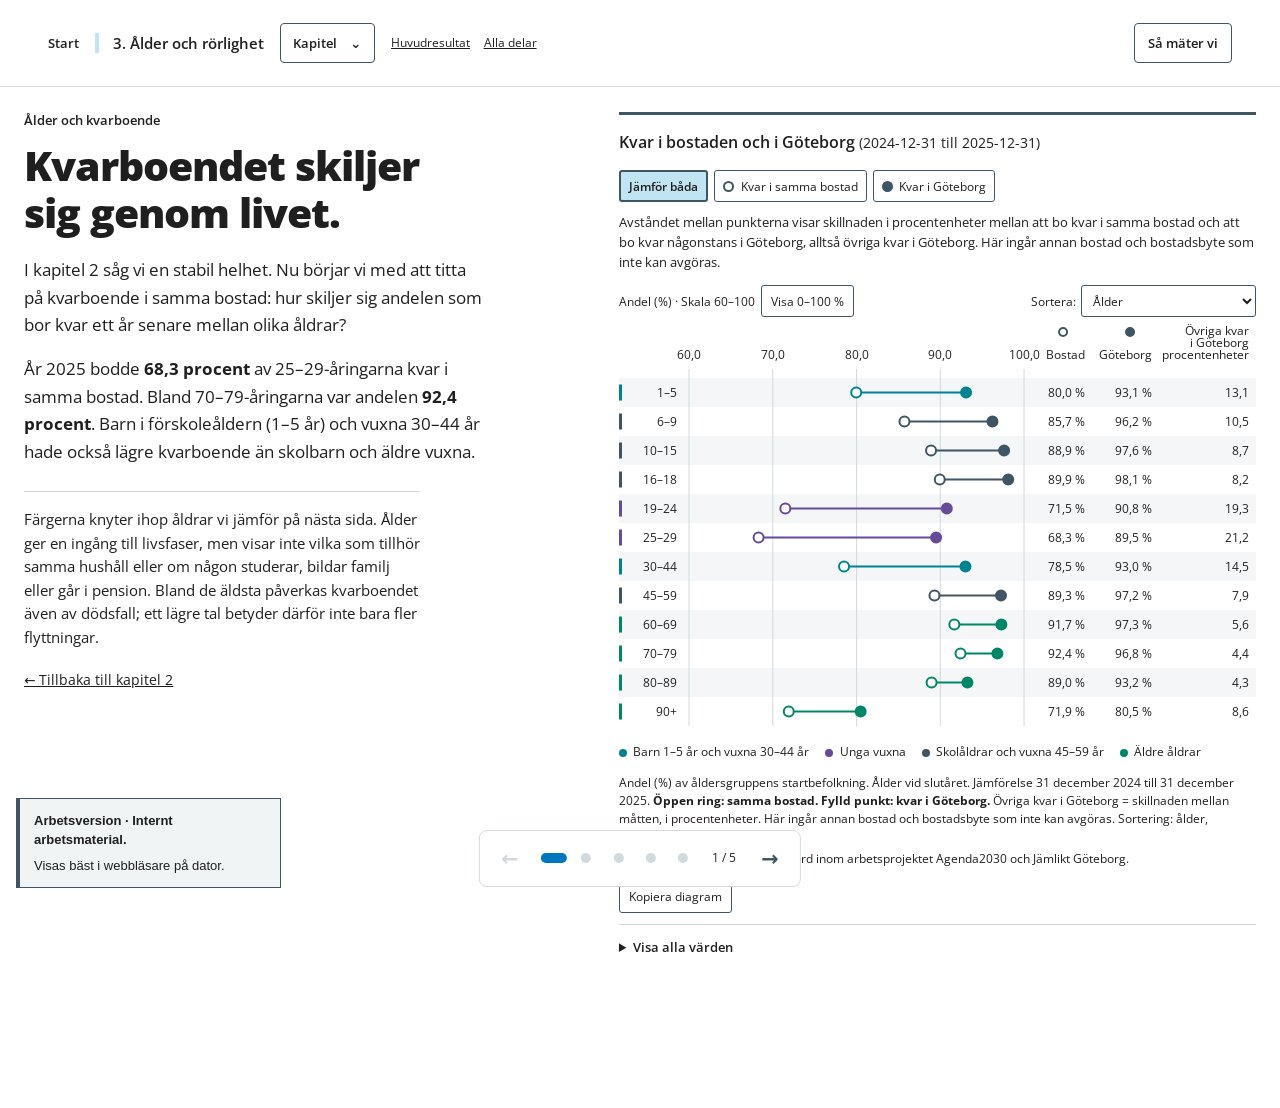
<file: kapitel3.html>
<!doctype html>
<html lang="sv">
<head>
<meta charset="utf-8">
<meta name="viewport" content="width=device-width, initial-scale=1">
<title>Arbetsversion 2 · Ålder och rörlighet — Rörlighet i Göteborg</title>
<meta name="description" content="Ålder, kvarboende och flyttmönster i Göteborg och regionen, 2013–2025.">
<link rel="preconnect" href="https://fonts.googleapis.com">
<link rel="preconnect" href="https://fonts.gstatic.com" crossorigin>
<link href="https://fonts.googleapis.com/css2?family=Open+Sans:wght@400;600;800&display=swap" rel="stylesheet">
<link rel="stylesheet" href="assets/css/styles.css?v=v2-20260927">
<link rel="stylesheet" href="assets/css/rapport.css?v=v2-20260927">
<link rel="stylesheet" href="assets/css/kapitel3.css?v=v2-20260927">
<link rel="stylesheet" href="assets/css/navigation.css?v=v2-20260927">
<link rel="stylesheet" href="arbetslage.css?v=v2-20260927"><link rel="stylesheet" href="assets/css/gemensamt.css?v=v2-20260927"><script src="assets/js/rapportinstallningar.js?v=v2-20260927"></script><link rel="stylesheet" href="assets/css/arbetsversion2.css?v=v2-20260927"></head>
<body>
<a class="hoppa" href="#scen">Hoppa till innehållet</a>
<header class="topp"><div class="topp__vanster"><a class="topp__hem" href="index.html">Start</a><p class="topp__kapitel">3. Ålder och rörlighet</p><details class="kapitelmeny"><summary>Kapitel</summary><nav class="kapitelmeny__lista" aria-label="Rapportens kapitel"><ol><li><a href="rapport.html#steg-1"><b>1.</b><span>Rörlighet i Göteborgs bostadsbestånd</span></a></li><li><a href="kapitel2.html#steg-1"><b>2.</b><span>Kvarboendet över tid</span></a></li><li><a href="kapitel3.html#steg-1" aria-current="page"><b>3.</b><span>Ålder och rörlighet</span></a></li><li><a href="kapitel4.html#steg-1"><b>4.</b><span>Kvar, men var?</span></a></li><li><a href="kapitel5.html#steg-1"><b>5.</b><span>Bostaden</span></a></li><li><a href="kapitel6.html#steg-1"><b>6.</b><span>Bostäder och befolkning i olika områden</span></a></li><li><a href="kapitel7.html#steg-1"><b>7.</b><span>Vad förklarar områdesskillnaderna?</span></a></li><li><a href="kapitel8.html#steg-1"><b>8.</b><span>Exempel på annat som spelar in</span></a></li><li><a href="kapitel9.html#steg-1"><b>9.</b><span>Kvarboende över flera år</span></a></li><li><a href="kapitel10.html#steg-1"><b>10.</b><span>Hushållsstabilitet</span></a></li><li><a href="sammanfattning.html#steg-1"><b>•</b><span>Sammanfattning</span></a></li></ol><a class="kapitelmeny__start" href="index.html">Till landningssidan</a></nav></details></div><div class="topp__verktyg"><button class="topp__metod" id="oppna-metod" type="button">Så mäter vi</button></div></header>
<main class="scen" id="scen" tabindex="-1">
<section class="steg aktiv" id="steg-1" aria-label="Kvarboende genom åldrarna">
<div class="steg__vanster"><p class="steg__etikett">Ålder och kvarboende</p>
<h1>Kvarboendet skiljer sig genom livet.</h1>
<p>I kapitel 2 såg vi en stabil helhet. Nu börjar vi med att titta på kvarboende i samma bostad: hur skiljer sig andelen som bor kvar ett år senare mellan olika åldrar?</p>
<p>År 2025 bodde <strong>68,3 procent</strong> av 25–29-åringarna kvar i samma bostad. Bland 70–79-åringarna var andelen <strong>92,4 procent</strong>. Barn i förskoleåldern (1–5 år) och vuxna 30–44 år hade också lägre kvarboende än skolbarn och äldre vuxna.</p>

<p class="not">Färgerna knyter ihop åldrar vi jämför på nästa sida. Ålder ger en ingång till livsfaser, men visar inte vilka som tillhör samma hushåll eller om någon studerar, bildar familj eller går i pension. Bland de äldsta påverkas kvarboendet även av dödsfall; ett lägre tal betyder därför inte bara fler flyttningar.</p>
<a class="k3__tillbaka" href="kapitel2.html#steg-4">← Tillbaka till kapitel 2</a></div>
<div class="steg__hoger"><div class="k2" id="k3-profil"></div></div></section>
<section class="steg" id="steg-2" aria-label="Åldersmönster över tid" aria-hidden="true" inert>
<div class="steg__vanster"><p class="steg__etikett">Åldrar och livsfaser över tid</p>
<h2>Stora åldersskillnader som består över tid.</h2>
<p>Att lämna föräldrahemmet, etablera sig på bostadsmarknaden och bilda familj kan innebära nya bostadsbehov. Åldersgrupperna hjälper oss att undersöka mönster som kan höra samman med sådana skeden.</p>
<p id="k3-gruppanalys">Bland barn i förskoleåldern (1–5 år) och vuxna 30–44 år var kvarboendet i samma bostad lägre 2021 än 2025.</p>

<p class="not">Analysens siffror gäller 2025 och de jämförelseår som nämns. Vi utgår från en ny startbefolkning varje år och följer personernas kvarboende ett år fram i tiden. Vi känner inte till personernas flyttmotiv eller familjeförhållanden.</p></div>
<div class="steg__hoger"><div class="k2" id="k3-total"></div></div></section>
<section class="steg" id="steg-3" aria-label="Vart flyttar olika åldrar?" aria-hidden="true" inert><div class="steg__vanster"><p class="steg__etikett">Vart flyttar olika åldrar?</p><h2>Högst andel i andra svenska kommuner bland unga vuxna.</h2><p>År 2025 var andelen som flyttade till andra svenska kommuner högst bland 19–29-åringar, följt av barn i förskoleåldern (1–5 år) och vuxna 30–44 år. Det lyfter fram unga vuxnas etablering och barnfamiljers livsfaser som viktiga perspektiv runt utflyttningen.</p><p>Bland 19–24-åringarna hade <strong>6,0 procent</strong> flyttat till övriga Sverige 2025, jämfört med <strong>2,1 procent</strong> till övriga Göteborgsregionen.</p><p>Bland barn i åldern 1–5 år är förhållandet det omvända: <strong>3,5 procent</strong> till regionen och <strong>2,0 procent</strong> till övriga Sverige. Även bland 30–44-åringarna går en större andel till regionen.</p><p class="steg__slutsats">En flytt över kommungränsen behöver inte innebära att man lämnar den regionala bostads- och arbetsmarknaden.</p><p class="not">Ålder kan ge ledtrådar om livsfaser, men visar inte flyttskälet eller om personerna flyttade tillsammans. Diagrammet gäller flytt inom Sverige. Utvandrade och avlidna ingår inte.</p></div><div class="steg__hoger"><div class="k2" id="k3-ut"></div></div></section>
<section class="steg" id="steg-4" aria-label="Vilka kommer till Göteborg?" aria-hidden="true" inert><div class="steg__vanster"><p class="steg__etikett">Vilka kommer till Göteborg?</p><h2>Nästan var femte 19–24-åring bodde inte i Göteborg året före.</h2><p>Av Göteborgs <strong>19–24-åringar den 31 december 2025</strong> bodde <strong>17,6 procent</strong> inte i staden ett år tidigare.</p><p>Vid slutet av 2025 hade <strong>10,8 procent</strong> av Göteborgs 19–24-åringar bott i övriga Sverige vid föregående årsskifte. Ytterligare <strong>4,5 procent</strong> hade bott i övriga Göteborgsregionen.</p><p>Staden tar alltså emot många unga vuxna samtidigt som andra flyttar vidare.</p><p class="steg__slutsats">För att förstå utbytet behöver vi titta på både de personer som kommer till Göteborg och de som lämnar. I nästa steg jämför vi antalen och skillnaderna mellan inflyttade och utflyttade.</p><p class="not">Här räknas andelen av åldersgruppens befolkning vid <strong>slutårsskiftet</strong>. Andelarna ska därför inte subtraheras från föregående diagrams andelar. Nollåringar redovisades i kapitel 2 och ingår inte här.</p></div><div class="steg__hoger"><div class="k2" id="k3-in"></div></div></section>
<section class="steg" id="steg-5" aria-label="Utbytet med andra kommuner mellan två årsskiften" aria-hidden="true" inert><div class="steg__vanster"><p class="steg__etikett">Utbytet med andra kommuner mellan två årsskiften</p><h2>Unga vuxnas tillskott väger upp underskotten i andra åldrar.</h2><p>Mellan den 31 december 2024 och den 31 december 2025 var de nytillkomna från andra svenska kommuner <strong>817 fler</strong> än de personer som återfanns i andra kommuner vid uppföljningen. Bland 19–29-åringarna var överskottet <strong>4 649 personer</strong>. Unga vuxnas tillskott vägde alltså upp ett underskott i övriga åldrar tillsammans.</p><p>Efter underskott i det inrikes flyttutbytet med andra kommuner varje år <strong>2014–2022</strong> har Göteborg haft ett positivt inrikes netto <strong>sedan 2023</strong>.</p><p class="not">Jämförelsen gäller personer vid två årsskiften. Här jämförs var personer var folkbokförda vid två årsskiften. Registrerade flyttningar under kalenderåret redovisas i <a href="rapport.html#steg-5">kapitel 1:5</a>. <strong>Utrikes och totalt flyttnetto ingår inte.</strong> I denna studie skiljer vi inte på utvandrade och avlidna utan båda posterna hamnar i kategorin ”ej längre folkbokförda i Sverige”.</p></div><div class="steg__hoger"><div class="k2" id="k3-netto"></div></div></section>
</main>
<nav class="navigering" aria-label="Delsidor i kapitel 3">
<button class="nav__knapp" id="bakat" type="button" aria-label="Föregående delsida" title="Föregående delsida · vänsterpil">←</button>
<ol class="nav__punkter" id="punkter"></ol><span class="nav__antal"></span>
<button class="nav__knapp" id="framat" type="button" aria-label="Nästa delsida" title="Nästa delsida · högerpil">→</button>
<a class="nav__nasta" href="kapitel4.html#steg-1" aria-label="Nästa kapitel: 4. Kvar, men var?" title="4. Kvar, men var?" hidden>Nästa <span aria-hidden="true">→</span></a>
</nav>
<p class="visuellt-dold" id="stegstatus" aria-live="polite"></p>
<dialog class="metod" id="metod" aria-labelledby="metod-rubrik">
  <button class="metod__stang" id="stang-metod" type="button" aria-label="Stäng hjälptext"><span aria-hidden="true">×</span> Stäng hjälptext</button>
  <div class="metod__inner">
    <h2 id="metod-rubrik">Så mäter vi ålder och rörlighet</h2>
    <p>Årtalet avser slutårsskiftet. 2025 jämför 31 december 2024 med 31 december 2025. Uppgifterna beskriver personernas folkbokföring vid dessa två tillfällen, inte alla flyttningar under året.</p>
    <h3>Ålder vid slutåret</h3>
    <p>Åldersgrupperna avser ålder vid slutåret, även när vi utgår från startbefolkningen. Varje ny årsjämförelse har en ny startbefolkning. Vi följer inte samma grupp genom tretton år.</p>
    <h3>Kvar i kommunen och kvar i bostaden</h3>
    <p>Första diagrammet visar samma bostad och kvar i Göteborg tillsammans för 2025. Nästa sida visar utvecklingen över tid, med samma bostad som förvalt mått och kommunen som alternativ. Översikten omfattar alla tolv åldersgrupper. Tidsserierna grupperas i fyra jämförelser som tillsammans omfattar samma åldrar. Grupperingen är en tolkningsram, inte en klassificering av hushåll eller observerade livshändelser.</p>
    <h3>Två nämnare</h3>
    <p>Kvarboende och utflyttning räknas som andel av startbefolkningen inom respektive åldersgrupp. Nytillkomna räknas som andel av slutbefolkningen. Inrikes nettot beräknas från antal, aldrig genom att subtrahera dessa andelar.</p>
    <h3>Regionen och Sverige</h3>
    <p>Göteborgsregionen omfattar 13 kommuner i underlaget. Övriga Göteborgsregionen betyder de tolv utanför Göteborg. Övriga Sverige är kommuner utanför Göteborgsregionen. Regionala samband är en tolkningsram; materialet visar inte individernas arbetsplatser eller flyttmotiv.</p>
    <h3>Utvandrade och avlidna</h3>
    <p>Den sammanslagna kategorin omfattar utvandrade, avlidna och personer som inte längre återfinns i folkbokföringen. Dessa går inte att skilja åt här. Därför kan vi inte beräkna utrikes flyttnetto eller totalt flyttnetto ur detta underlag. Kvarboendet påverkas av alla dessa utfall. Nettodiagrammet visar enbart inrikes flytt. Nytillkomna från utlandet redovisas som invandrade eller tidigare ej folkbokförda.</p>
    <h3>Skalor och värden</h3>
    <p>Åldersöversikten visar 2025 på skalan 0–100 procent, med möjlighet till närbild 60–100. Öppen ring visar samma bostad, fylld punkt kvar i Göteborg. Linjen mellan punkterna visar skillnaden i procentenheter. Diff-kolumnen visar Göteborg minus bostad. Klick på ett mått visar liggande staplar, med högsta andelen först och skala 0–100 procent. Jämför båda återgår till punkterna i åldersordning. Sorteringsvalet kan också användas för att rangordna efter bostad, Göteborg eller differens. Tidsserierna har närbild 60–100 procent, med möjlighet att visa 0–100. Bostadsuppgiften saknas 2019 efter bytet av lägenhets-ID. Streckat förbinder 2018 och 2020 utan en datapunkt för 2019. Kommunmåttet kan däremot beräknas också 2019. Utflyttningen visas med sammanbundna punkter eller liggande staplar på samma skala 0–8 procent. Differensen är andelen till övriga Sverige minus andelen till övriga Göteborgsregionen. Positivt värde visar övervikt mot övriga Sverige, negativt mot regionen. Total inrikes utflyttning är summan av dessa två andelar. Åldersdiagrammens skalor är fasta mellan åren. Inflyttningen visas med tre punkter per ålder eller liggande staplar för ett ursprung, på skalan 0–12 procent. Turkos ring visar övriga Göteborgsregionen, lila punkt övriga Sverige och rosa romb invandrade eller tidigare ej folkbokförda i Sverige. Totalkolumnen summerar de tre komponenterna, exklusive nollåringar. Sorteringen kan utgå från ålder, en komponent eller totalen. Nettots staplar utgår från noll. Växla till Över tid för att se hela stadens inrikes netto 2013–2025, med en markerad nollinje. Årvalet behålls när du byter vy; tabell och diagramkopia följer vald vy.</p>
    <p>Analystextens siffror gäller 2025. Årvalet ändrar diagram, nyckeltal och tabell. Tidsserietabellen innehåller alla åldrar i vald jämförelsegrupp, även dolda linjer. Övriga tabeller innehåller alla redovisade kategorier. Diagramkopian visar det valda året och de synliga kategorierna.</p>
    <h3>Källa</h3><p id="metod-kallor"></p>
    <p>Åldersuppgifterna kommer från den aggregerade specialbeställningens flyttmatris. Andelar redovisas med en decimal; summerade delandelar kan avvika genom avrundning. Uppgifterna beskriver mönster och fastställer inga orsaker.</p>
  </div>
</dialog>
<noscript><p>Aktivera JavaScript för att bläddra och utforska diagrammen.</p></noscript>
<script src="data/kapitel3_data.js?v=31a27e3f7f01"></script>
<script src="assets/js/farger.js?v=v2-20260927"></script>
<script src="assets/js/diagrametiketter.js?v=v2-20260927"></script>
<script src="data/k3s1-slutversion.js"></script>
<script src="data/k3s2-slutversion.js"></script>
<script src="data/k3s3-slutversion.js"></script>
<script src="data/k3s4-slutversion.js"></script>
<script src="data/k3s5-slutversion.js"></script>
<script src="assets/js/kapitel3.js?v=v2-20260927"></script>
<script src="assets/js/navigation.js?v=v2-20260927"></script>
<script src="arbetslage.js?v=v2-20260927"></script><script src="assets/js/arbetsversion2.js?v=v2-20260927"></script></body>
</html>
</file>
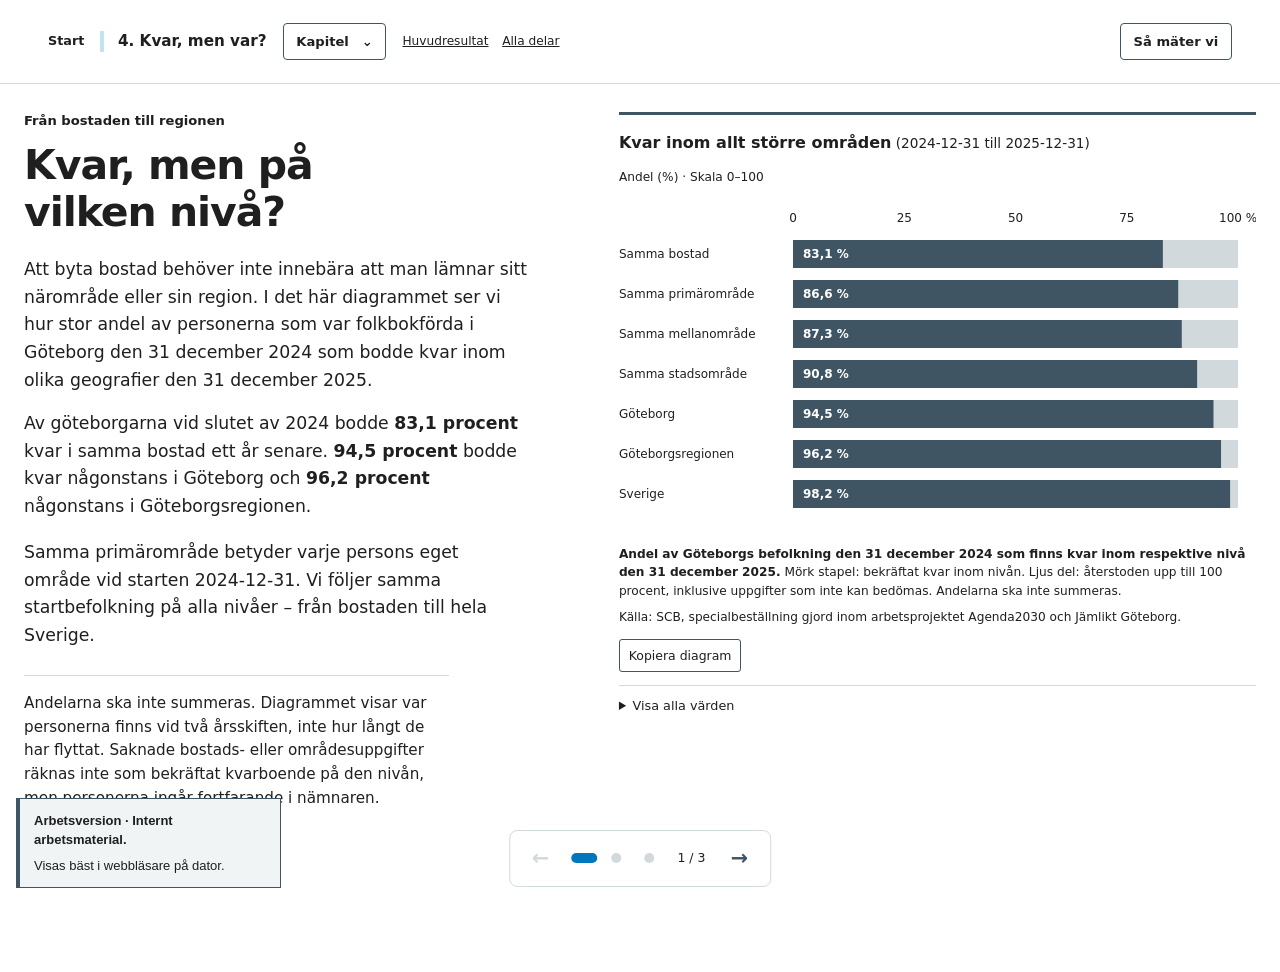
<file: kapitel4.html>
<!doctype html>
<html lang="sv">
<head>
<meta charset="utf-8">
<meta name="viewport" content="width=device-width, initial-scale=1">
<title>Arbetsversion 2 · Kvar, men var? — Rörlighet i Göteborg</title>
<link rel="stylesheet" href="assets/css/styles.css?v=v2-20260927">
<link rel="stylesheet" href="assets/css/rapport.css?v=v2-20260927">
<link rel="stylesheet" href="assets/css/kapitel4.css?v=v2-20260927">
<link rel="stylesheet" href="assets/css/navigation.css?v=v2-20260927">
<link rel="stylesheet" href="arbetslage.css?v=v2-20260927"><link rel="stylesheet" href="assets/css/gemensamt.css?v=v2-20260927"><script src="assets/js/rapportinstallningar.js?v=v2-20260927"></script><link rel="stylesheet" href="assets/css/arbetsversion2.css?v=v2-20260927"></head>
<body>
<header class="topp"><div class="topp__vanster"><a class="topp__hem" href="index.html">Start</a><p class="topp__kapitel">4. Kvar, men var?</p><details class="kapitelmeny"><summary>Kapitel</summary><nav class="kapitelmeny__lista" aria-label="Rapportens kapitel"><ol><li><a href="rapport.html#steg-1"><b>1.</b><span>Rörlighet i Göteborgs bostadsbestånd</span></a></li><li><a href="kapitel2.html#steg-1"><b>2.</b><span>Kvarboendet över tid</span></a></li><li><a href="kapitel3.html#steg-1"><b>3.</b><span>Ålder och rörlighet</span></a></li><li><a href="kapitel4.html#steg-1" aria-current="page"><b>4.</b><span>Kvar, men var?</span></a></li><li><a href="kapitel5.html#steg-1"><b>5.</b><span>Bostaden</span></a></li><li><a href="kapitel6.html#steg-1"><b>6.</b><span>Bostäder och befolkning i olika områden</span></a></li><li><a href="kapitel7.html#steg-1"><b>7.</b><span>Vad förklarar områdesskillnaderna?</span></a></li><li><a href="kapitel8.html#steg-1"><b>8.</b><span>Exempel på annat som spelar in</span></a></li><li><a href="kapitel9.html#steg-1"><b>9.</b><span>Kvarboende över flera år</span></a></li><li><a href="kapitel10.html#steg-1"><b>10.</b><span>Hushållsstabilitet</span></a></li><li><a href="sammanfattning.html#steg-1"><b>•</b><span>Sammanfattning</span></a></li></ol><a class="kapitelmeny__start" href="index.html">Till landningssidan</a></nav></details></div><div class="topp__verktyg"><button class="topp__metod" id="oppna-metod" type="button">Så mäter vi</button></div></header>
<main class="scen" id="scen" tabindex="-1">
<section class="steg aktiv" id="steg-1" aria-label="Kvar, men på vilken nivå?" aria-hidden="false">
<div class="steg__vanster"><p class="steg__etikett">Från bostaden till regionen</p>
<h1>Kvar, men på vilken nivå?</h1>
<p>Att byta bostad behöver inte innebära att man lämnar sitt närområde eller sin region. I det här diagrammet ser vi hur stor andel av personerna som var folkbokförda i Göteborg den 31 december 2024 som bodde kvar inom olika geografier den 31 december 2025.</p>
<p>Av göteborgarna vid slutet av 2024 bodde <strong>83,1 procent</strong> kvar i samma bostad ett år senare. <strong>94,5 procent</strong> bodde kvar någonstans i Göteborg och <strong>96,2 procent</strong> någonstans i Göteborgsregionen.</p>
<p class="steg__slutsats">Samma primärområde betyder varje persons eget område vid starten 2024-12-31. Vi följer samma startbefolkning på alla nivåer – från bostaden till hela Sverige.</p>
<p class="not">Andelarna ska inte summeras. Diagrammet visar var personerna finns vid två årsskiften, inte hur långt de har flyttat. Saknade bostads- eller områdesuppgifter räknas inte som bekräftat kvarboende på den nivån, men personerna ingår fortfarande i nämnaren.</p>
</div>
<div class="steg__hoger"><div class="k4" id="k4-trappa"></div></div>
</section>
<section class="steg" id="steg-2" aria-label="Ålder och geografiska nivåer" aria-hidden="true" inert>
<div class="steg__vanster"><p class="steg__etikett">Ålder och geografi</p>
<h2>Åldersskillnaderna följer med när vi tittar på olika geografiska nivåer.</h2>
<p>Unga vuxna har ett lägre kvarboende både i bostaden och i staden. Bland 25–29-åringarna bodde <strong>68,3 procent</strong> kvar i samma bostad 2025, medan <strong>89,5 procent</strong> fanns kvar någonstans i Göteborg.</p>
<p>För 19–24-åringarna ökar andelen med ungefär <strong>sex procentenheter</strong> när vi går från regionen till hela Sverige. För 45–59-åringarna är motsvarande steg knappt en procentenhet.</p>
<p class="steg__slutsats">Andelen ökar mellan nivåerna i alla åldersgrupper, men olika mycket. Grupper där många bor kvar i samma bostad har generellt mindre skillnader mellan de geografiska nivåerna. Välj en livsfas och jämför de färgade linjerna med övriga åldrar i grått.</p>
<p class="not">Åldersgrupperna är desamma som i kapitel 3. Mellan geografiska områdesnivåer visar skillnaden andelen utanför den mindre men inom den större, förutsatt att områdesuppgifterna kan bedömas. När vi går från bostad till område ingår även personer vars bostadsidentitet inte kan jämföras. Skillnaden är därför inte enbart bekräftade bostadsbyten. Att inte finnas kvar i Sverige omfattar både utvandrade och avlidna.</p>
</div>
<div class="steg__hoger"><div class="k4" id="k4-alderstrappa"></div></div>
</section>
<section class="steg" id="steg-3" aria-label="Utforska de geografiska nivåerna" aria-hidden="true" inert>
<div class="steg__vanster"><p class="steg__etikett">Lär känna stadens områden</p>
<h2>Ett område i ett större sammanhang.</h2>
<p>Vi har sett att kvarboendet beror på vilken geografisk nivå vi följer. Här kan du utforska stadens administrativa områden: var de ligger och hur primärområden ingår i mellanområden, stadsområden och Göteborg.</p>
<p>Gränserna hjälper oss att samla och redovisa statistik. De beskriver inte gränserna för människors vardag, resor eller bostadsval.</p>
<p>Områdenas storlek, läge och bostäder påverkar vilka personer som räknas tillsammans och hur kvarboendet ser ut. <strong>Lika stora andelar behöver inte betyda lika långa flyttar.</strong> Nästa kapitel handlar om hur kvarboendet skiljer sig mellan bostadstyper.</p>
<p><strong>Välj valfritt primärområde och byt sedan geografisk nivå</strong> mellan primärområde, mellanområde, stadsområde och Göteborg. Se hur nyckeltalen i tabellen förändras när ett större område och fler invånare ingår. På så sätt kan du utforska hur den geografiska indelningen påverkar bilden av befolkningen, bostäderna och kvarboendet.</p></div>
<div class="steg__hoger"><div class="k4" id="k4-karta"></div></div>
</section>
</main>
<nav class="navigering" aria-label="Delsidor i kapitel 4">
<button class="nav__knapp" id="bakat" type="button" aria-label="Föregående delsida" title="Föregående delsida · vänsterpil">←</button>
<ol class="nav__punkter" id="punkter"></ol><span class="nav__antal"></span>
<button class="nav__knapp" id="framat" type="button" aria-label="Nästa delsida" title="Nästa delsida · högerpil">→</button>
<a class="nav__nasta" href="kapitel5.html#steg-1" aria-label="Nästa kapitel: 5. Bostaden" title="5. Bostaden" hidden>Nästa <span aria-hidden="true">→</span></a>
</nav>
<p class="visuellt-dold" id="stegstatus" aria-live="polite"></p>
<dialog class="metod" id="metod" aria-labelledby="metod-rubrik">
<button class="metod__stang" id="stang-metod" type="button" aria-label="Stäng hjälptext"><span aria-hidden="true">×</span> Stäng hjälptext</button>
<div class="metod__inner">
<h2 id="metod-rubrik">Så mäter vi nivåerna</h2>
<p>Vi jämför folkbokföringen den 31 december 2024 med den 31 december 2025. Nämnaren är Göteborgs befolkning vid startårsskiftet. Ålder avser slutåret, som i kapitel 3. Uppgifterna visar läget vid två tillfällen, inte alla flyttningar under året.</p>
<h3>Nivåerna innesluter varandra</h3>
<p>Samma bostad ingår i samma primärområde, som ingår i samma mellanområde och stadsområde. Därefter följer Göteborg, Göteborgsregionen och hela Sverige. Sista nivån omfattar alltså även alla tidigare nivåer. Basområdet används i källans summering men visas inte som en egen nivå här.</p>
<p>Skillnader mellan nivåerna kan läsas som andelar utanför den mindre men inom den större. Nivåerna har olika geografisk omfattning och ska inte tolkas som jämförbara avstånd eller summeras med varandra.</p>
<h3>När bostaden inte kan matchas</h3>
<p>Samma bostad kräver ett matchat lägenhets-ID. På områdesnivå ingår också personer vars lägenhet inte kan matchas men vars område är känt. Skillnaden från bostad till primärområde är därför inte enbart bekräftade bostadsbyten.</p>
<h3>Sverige, utvandring och dödsfall</h3>
<p>Nivån Sverige omfattar de personer som återfinns i landet ett år senare. Utvandrade och avlidna ligger i en sammanslagen kategori och kan inte skiljas åt här. Underlaget kan därför inte användas för att beräkna utrikes eller totalt flyttnetto.</p>
<h3>Andelar och avrundning</h3><p>Andelarna på de två första sidorna räknas av startbefolkningen den 31 december 2024, totalt 608 993 personer. Åldersjämförelsen använder startbefolkningen inom respektive åldersgrupp. Andelar visas med en decimal.</p><h3>Befolkning, bostäder och ålder vid kartan</h3><p>Invånarantalet avser den 31 december 2025. Kvarboendet avser andelen av startbefolkningen 2024 som bor kvar i samma bostad 2025. Uppgifterna gäller hela den valda geografiska nivån.</p><p>Bostadsprofilen visar bebodda bostäder och personer efter bostadstyp den 31 december 2025. Underlaget är räknat separat för primärområde, mellanområde, stadsområde och Göteborg. Åldersandelarna avser de boende inom vald bostadstyp, med Göteborgs motsvarande bostadstyp som jämförelse. Skyddade eller saknade värden visas utan tal. Göteborgsregionen visas endast geografiskt.</p><p>Källa: SCB, specialbeställning gjord inom arbetsprojektet Agenda2030 och Jämlikt Göteborg.</p><h3>Kartan</h3>
<p>De medföljande kartlagren kommer från Göteborgs Stad och SCB, via gothenburg_maps. Stadens områdesindelning gäller 2025-01-01 och kommunlagret avser 2025. Geometrierna har förenklats för webben. Göteborgs lokala nivåer bygger genomgående på stadens delområdesgeometrier. Kommunlagret har en annan geografisk utbredning och detaljering för Göteborg; Göteborgsregionen visas därför separat utan överlagrade delområden.</p>
<p>Kartan visar inga individers bostäder eller flyttvägar. Det valda primärområdet används endast för att följa hur de geografiska indelningarna hänger ihop.</p>
</div></dialog>
<noscript><p>Aktivera JavaScript för att bläddra och utforska diagrammen.</p></noscript>
<script src="assets/vendor/d3.v7.9.0.min.js?v=v2-20260927"></script>
<script src="data/kapitel4_data.js?v=1faa0794628f"></script>
<script src="data/kartlager_goteborg_2025.js?v=80135418d31a"></script>
<script src="assets/js/farger.js?v=v2-20260927"></script>
<script src="data/kartstatistik_2025.js?v=7afb99c1e398"></script>
<script src="data/kartbakgrund.js?v=38641049689d"></script>
<script src="assets/js/diagrametiketter.js?v=v2-20260927"></script>
<script src="data/k4s1-slutversion.js"></script>
<script src="data/k4s2-slutversion.js"></script>
<script src="data/gr-kommuner-oversikt.js"></script>
<script src="data/k4s3-slutversion.js"></script>
<script src="data/k4-bostadsprofil.js?v=20260920"></script>
<script src="assets/js/kapitel4.js?v=v2-20260927"></script>
<script src="assets/js/navigation.js?v=v2-20260927"></script>
<script src="arbetslage.js?v=v2-20260927"></script><script src="assets/js/arbetsversion2.js?v=v2-20260927"></script></body>
</html>
</file>
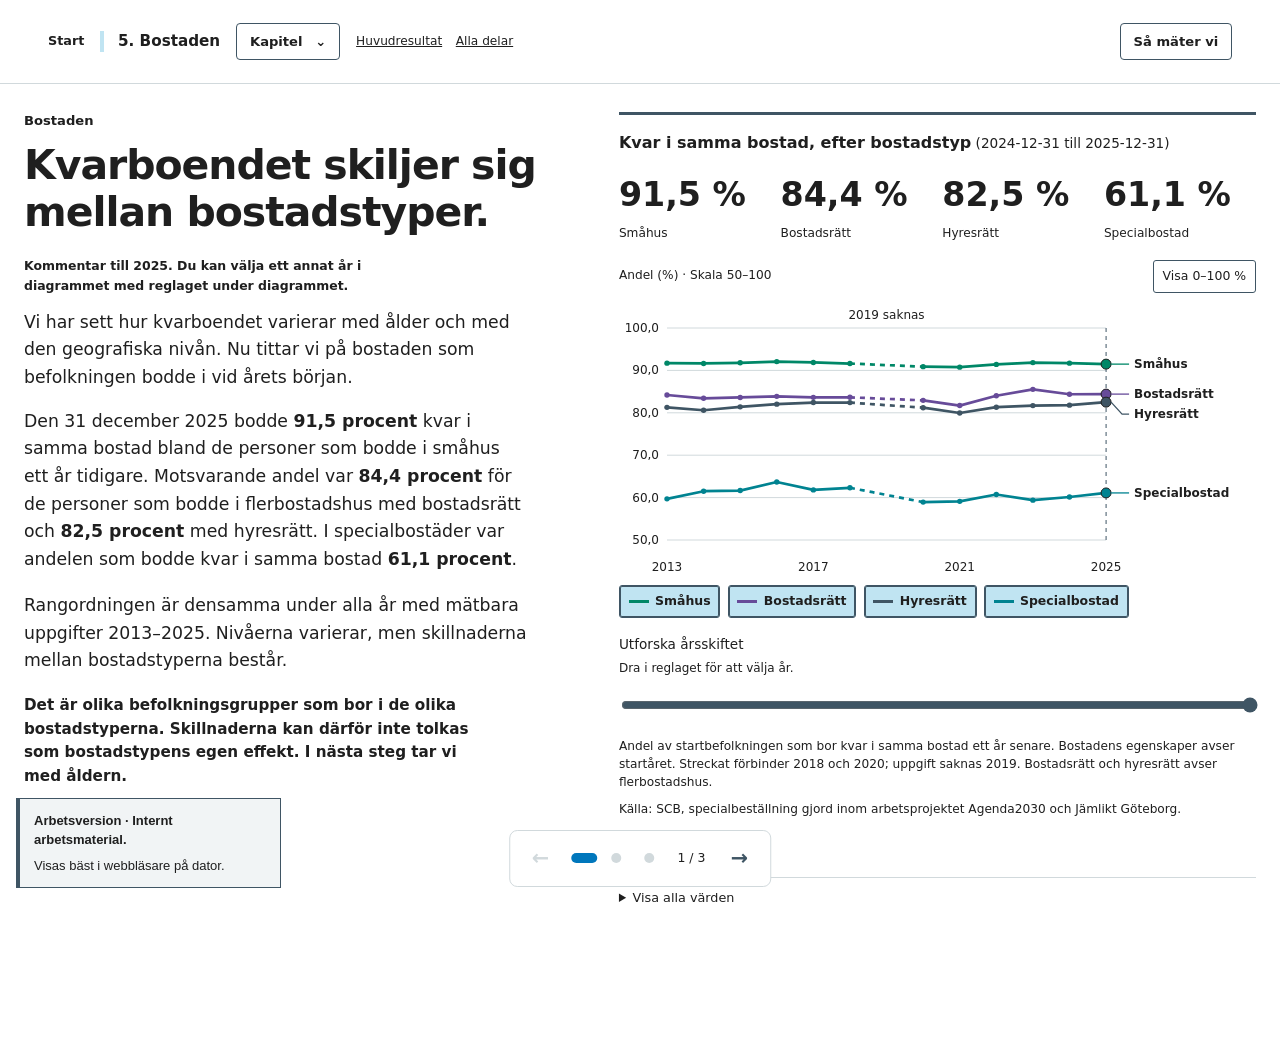
<file: kapitel5.html>
<!doctype html>
<html lang="sv">
<head>
<meta charset="utf-8">
<meta name="viewport" content="width=device-width, initial-scale=1">
<title>Arbetsversion 2 · Bostaden — Rörlighet i Göteborg</title>
<link rel="stylesheet" href="assets/css/styles.css?v=v2-20260927">
<link rel="stylesheet" href="assets/css/rapport.css?v=v2-20260927">
<link rel="stylesheet" href="assets/css/kapitel5.css?v=v2-20260927">
<link rel="stylesheet" href="assets/css/navigation.css?v=v2-20260927">
<link rel="stylesheet" href="arbetslage.css?v=v2-20260927"><link rel="stylesheet" href="assets/css/gemensamt.css?v=v2-20260927"><script src="assets/js/rapportinstallningar.js?v=v2-20260927"></script><link rel="stylesheet" href="assets/css/arbetsversion2.css?v=v2-20260927"></head>
<body>
<header class="topp"><div class="topp__vanster"><a class="topp__hem" href="index.html">Start</a><p class="topp__kapitel">5. Bostaden</p><details class="kapitelmeny"><summary>Kapitel</summary><nav class="kapitelmeny__lista" aria-label="Rapportens kapitel"><ol><li><a href="rapport.html#steg-1"><b>1.</b><span>Rörlighet i Göteborgs bostadsbestånd</span></a></li><li><a href="kapitel2.html#steg-1"><b>2.</b><span>Kvarboendet över tid</span></a></li><li><a href="kapitel3.html#steg-1"><b>3.</b><span>Ålder och rörlighet</span></a></li><li><a href="kapitel4.html#steg-1"><b>4.</b><span>Kvar, men var?</span></a></li><li><a href="kapitel5.html#steg-1" aria-current="page"><b>5.</b><span>Bostaden</span></a></li><li><a href="kapitel6.html#steg-1"><b>6.</b><span>Bostäder och befolkning i olika områden</span></a></li><li><a href="kapitel7.html#steg-1"><b>7.</b><span>Vad förklarar områdesskillnaderna?</span></a></li><li><a href="kapitel8.html#steg-1"><b>8.</b><span>Exempel på annat som spelar in</span></a></li><li><a href="kapitel9.html#steg-1"><b>9.</b><span>Kvarboende över flera år</span></a></li><li><a href="kapitel10.html#steg-1"><b>10.</b><span>Hushållsstabilitet</span></a></li><li><a href="sammanfattning.html#steg-1"><b>•</b><span>Sammanfattning</span></a></li></ol><a class="kapitelmeny__start" href="index.html">Till landningssidan</a></nav></details></div><div class="topp__verktyg"><button class="topp__metod" id="oppna-metod" type="button">Så mäter vi</button></div></header>
<main class="scen" id="scen" tabindex="-1">
<section class="steg aktiv" id="steg-1" aria-label="Bostadstyper över tid" aria-hidden="false">
<div class="steg__vanster"><p class="steg__etikett">Bostaden</p><h1>Kvarboendet skiljer sig mellan bostadstyper.</h1>
<p>Vi har sett hur kvarboendet varierar med ålder och med den geografiska nivån. Nu tittar vi på bostaden som befolkningen bodde i vid årets början.</p>
<p>Den 31 december 2025 bodde <strong>91,5 procent</strong> kvar i samma bostad bland de personer som bodde i småhus ett år tidigare. Motsvarande andel var <strong>84,4 procent</strong> för de personer som bodde i flerbostadshus med bostadsrätt och <strong>82,5 procent</strong> med hyresrätt. I specialbostäder var andelen som bodde kvar i samma bostad <strong>61,1 procent</strong>.</p>
<p class="steg__slutsats">Rangordningen är densamma under alla år med mätbara uppgifter 2013–2025. Nivåerna varierar, men skillnaderna mellan bostadstyperna består.</p>
<p class="not k5__budskap">Det är olika befolkningsgrupper som bor i de olika bostadstyperna. Skillnaderna kan därför inte tolkas som bostadstypens egen effekt. I nästa steg tar vi med åldern.</p></div>
<div class="steg__hoger"><div class="k5" id="k5-typ-tid"></div></div></section>
<section class="steg" id="steg-2" aria-label="Bostadstyp och ålder" aria-hidden="true" inert>
<div class="steg__vanster"><p class="steg__etikett">Bostadstyp och livsfas</p><h2>Bostadstyp och ålder hänger ihop.</h2>
<p>Olika bostäder passar olika bra i olika skeden i livet. Unga vuxna bor exempelvis ofta i en liten hyresrätt, medan småhus oftare rymmer barnfamiljer eller äldre som bott där länge. Ålder och bostadstyp är därför inte oberoende av varandra.</p>
<p>Här har vi valt ut tre åldersgrupper för att illustrera kvarboendet bland förskolebarn (1–5 år), unga vuxna (25–29 år) och vuxna i vanliga föräldraåldrar (30–44 år). Vi jämför hur stor andel av de personer som bodde i Göteborg den 31 december 2024 som bodde kvar i <strong>samma bostad den 31 december 2025</strong>.</p>
<p><strong>Spannet visar skillnaden mellan den bostadstyp som har högst och den som har lägst kvarboende inom samma åldersgrupp.</strong> Genom att jämföra spannet mellan åldersgrupperna ser vi om skillnaderna mellan bostadstyper är lika stora i olika åldrar. Vi jämför alltså både nivån på kvarboendet och hur mycket den varierar mellan bostadstyper.</p>
<p>Bland 1–5-åringarna var kvarboendet <strong>92,3 procent i småhus</strong>, jämfört med <strong>75,7 procent i bostadsrätt</strong> och <strong>78,9 procent i hyresrätt</strong>. För 25–29-åringarna var kvarboendet lägre i alla tre bostadstyper. Spannet mellan högsta och lägsta kvarboende är <strong>16,6 procentenheter bland 1–5-åringar</strong> och <strong>8,3 bland 25–29-åringar</strong> – ungefär dubbelt så stort bland förskolebarn.</p>
<p class="not">Jämförelsen omfattar småhus samt bostadsrätt och hyresrätt i flerbostadshus. Specialbostäder ingår inte här.</p>

</div>
<div class="steg__hoger"><div class="k5" id="k5-typ-alder"></div></div></section>
<section class="steg" id="steg-3" aria-label="Antal rum och ålder" aria-hidden="true" inert>
<div class="steg__vanster"><p class="steg__etikett">Bostadens storlek</p><h2>Mindre skillnader mellan bostadsstorlekar bland unga vuxna.</h2>
<p>Här jämför vi samma tre åldersgrupper, men bara boende i <strong>flerbostadshus</strong>. Småhus och specialbostäder ingår inte. Diagrammet visar andelen som bodde kvar i samma bostad den 31 december 2025 av de personer som bodde där den 31 december 2024.</p>
<p>Bland 25–29-åringarna varierar kvarboendet från <strong>67,7 till 75,6 procent</strong> mellan rumsklasserna. Spannet är <strong>8,0 procentenheter</strong>, jämfört med <strong>30,6 procentenheter</strong> bland förskolebarn.</p>
<p class="steg__slutsats">Bland unga vuxna är kvarboendet relativt lågt oavsett antal rum. För barn i förskoleåldern är skillnaden betydligt större: <strong>54,1 procent</strong> i ett rum och <strong>84,7 procent</strong> i fyra rum.</p>
<p class="not">Gruppen 1–5-åringar i ettor omfattar 497 personer i startunderlaget. Det låga kvarboendet kan spegla att familjer anpassar boendet till en ny livsfas. Även separationer och andra förändringar kan leda till flytt. Bland unga vuxna kan en rörlig livsfas bidra till lågt kvarboende oavsett bostadsstorlek. Flyttmotiven framgår dock inte av statistiken.</p></div>
<div class="steg__hoger"><div class="k5" id="k5-rum-alder"></div></div></section>
</main>
<nav class="navigering" aria-label="Delsidor i kapitel 5">
<button class="nav__knapp" id="bakat" type="button" aria-label="Föregående delsida" title="Föregående delsida · vänsterpil">←</button>
<ol class="nav__punkter" id="punkter"></ol><span class="nav__antal"></span>
<button class="nav__knapp" id="framat" type="button" aria-label="Nästa delsida" title="Nästa delsida · högerpil">→</button>
<a class="nav__nasta" href="kapitel6.html#steg-1" aria-label="Nästa kapitel: 6. Bostäder och befolkning i olika områden" title="6. Bostäder och befolkning i olika områden" hidden>Nästa <span aria-hidden="true">→</span></a>

</nav>
<p class="visuellt-dold" id="stegstatus" aria-live="polite"></p>
<dialog class="metod" id="metod" aria-labelledby="metod-rubrik"><button class="metod__stang" id="stang-metod" type="button" aria-label="Stäng hjälptext"><span aria-hidden="true">×</span> Stäng hjälptext</button><div class="metod__inner">
<h2 id="metod-rubrik">Så mäter vi bostaden och kvarboendet</h2>
<p>Måttet är andelen av startbefolkningen som bor kvar i samma lägenhet vid nästa årsskifte. År 2025 jämför 31 december 2024 med 31 december 2025. Vi mäter inte alla registrerade flyttningar under året.</p>
<h3>Bostaden vid start, ålder vid slutet</h3><p>Bostadstyp och rumsklass avser startåret. Ålder avser slutåret. Bostadsrätt och hyresrätt avser här flerbostadshus. Tidsserien visar fyra bostadstyper. Åldersjämförelsen visar småhus, bostadsrätt och hyresrätt, utan specialbostäder. Övriga hus och Uppgift saknas ingår inte i dessa diagram. Rumsklasserna omfattar endast personer med redovisad uppgift om antal rum.</p>
<h3>Tre åldersperspektiv</h3><p>1–5 år, 25–29 år och 30–44 år används för att jämföra boendet för barn i förskoleåldern (1–5 år), unga vuxnas etablering och vuxna i vanliga föräldraåldrar. Åldrarna är ingen klassificering av familjer. Vi ser inte flyttmotiv, om personer flyttade tillsammans eller om bostaden anpassats till ett visst behov.</p>
<h3>2019 är en datalucka</h3><p>Lägenhets-ID bytte format mellan 2018 och 2019. Kvarboendet kan därför inte mätas för 2019. Inget bostadsvärde redovisas det året. Streckat förbinder 2018 och 2020, utan att ett värde för 2019 beräknas.</p>
<h3>Diagram och tabeller</h3><p>Första sidan visar tidsserier och ett valbart år. De två åldersjämförelserna gäller 2025. Välj en åldersgrupp för liggande staplar på skala 0–100 procent och valfri sortering. Jämför åldrar återgår till den gemensamma vyn. Åldersjämförelserna har en panel per ålder med direkt namngivna kategorier. Spannet är högsta minus lägsta andel bland samma kategorier. Linje- och punktdiagram kan visas på 0–100 eller som närbild 50–100. Tabellerna visar även antal kvarboende och startbefolkning så att gruppstorlekarna går att bedöma.</p>
<h3>Tolkning</h3><p>Skillnaderna är beskrivande och är inte justerade för bostadens andra egenskaper, boendetid eller befolkningens sammansättning. Bland de personer som inte bor kvar ingår också avlidna och utvandrade. Dessa kan inte skiljas åt i underlaget.</p>
<h3>Källa</h3><p>Källa: SCB, specialbeställning gjord inom arbetsprojektet Agenda2030 och Jämlikt Göteborg.</p>
</div></dialog>
<noscript><p>Aktivera JavaScript för att bläddra och utforska diagrammen.</p></noscript>
<script src="data/kapitel5_data.js?v=4751f2edbccf"></script><script src="assets/js/farger.js?v=v2-20260927"></script><script src="data/k5s1-slutversion.js"></script><script src="data/k5s2-slutversion.js"></script><script src="data/k5s3-slutversion.js"></script><script src="assets/js/kapitel5.js?v=v2-20260927"></script>
<script src="assets/js/navigation.js?v=v2-20260927"></script>
<script src="arbetslage.js?v=v2-20260927"></script><script src="assets/js/arbetsversion2.js?v=v2-20260927"></script></body></html>
</file>
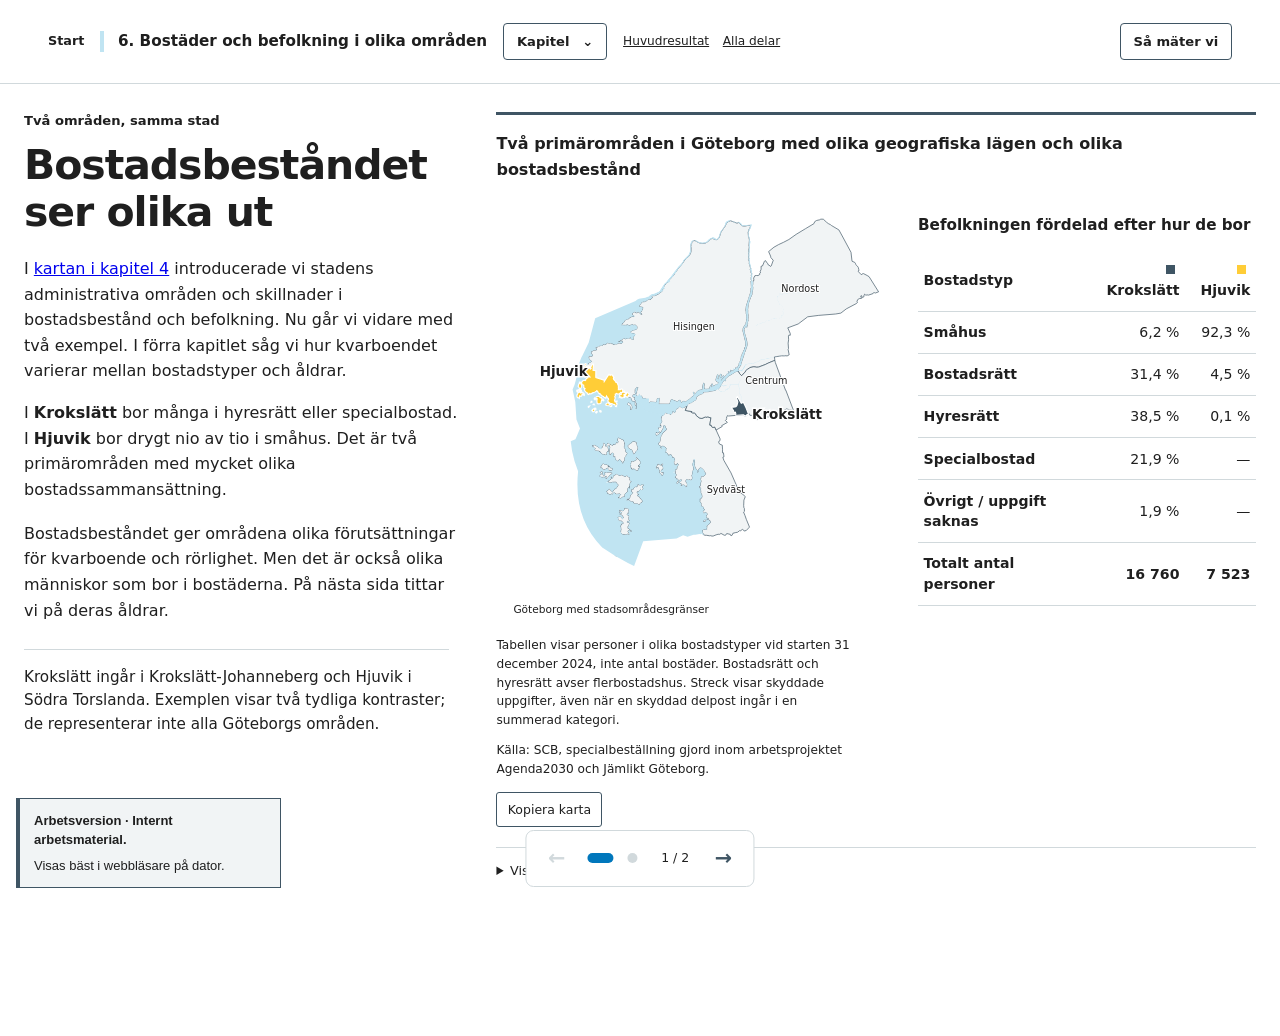
<file: kapitel6.html>
<!doctype html>
<html lang="sv"><head><meta charset="utf-8"><meta name="viewport" content="width=device-width, initial-scale=1"><title>Arbetsversion 2 · Bostäder och befolkning i olika områden — Rörlighet i Göteborg</title>
<link rel="stylesheet" href="assets/css/styles.css?v=v2-20260927"><link rel="stylesheet" href="assets/css/rapport.css?v=v2-20260927"><link rel="stylesheet" href="assets/css/kapitel6.css?v=v2-20260927"><link rel="stylesheet" href="assets/css/navigation.css?v=v2-20260927"><link rel="stylesheet" href="arbetslage.css?v=v2-20260927"><link rel="stylesheet" href="assets/css/gemensamt.css?v=v2-20260927"><script src="assets/js/rapportinstallningar.js?v=v2-20260927"></script><link rel="stylesheet" href="assets/css/arbetsversion2.css?v=v2-20260927"></head><body>
<a class="hoppa" href="#scen">Hoppa till innehållet</a>
<header class="topp"><div class="topp__vanster"><a class="topp__hem" href="index.html">Start</a><p class="topp__kapitel">6. Bostäder och befolkning i olika områden</p><details class="kapitelmeny"><summary>Kapitel</summary><nav class="kapitelmeny__lista" aria-label="Rapportens kapitel"><ol><li><a href="rapport.html#steg-1"><b>1.</b><span>Rörlighet i Göteborgs bostadsbestånd</span></a></li><li><a href="kapitel2.html#steg-1"><b>2.</b><span>Kvarboendet över tid</span></a></li><li><a href="kapitel3.html#steg-1"><b>3.</b><span>Ålder och rörlighet</span></a></li><li><a href="kapitel4.html#steg-1"><b>4.</b><span>Kvar, men var?</span></a></li><li><a href="kapitel5.html#steg-1"><b>5.</b><span>Bostaden</span></a></li><li><a href="kapitel6.html#steg-1" aria-current="page"><b>6.</b><span>Bostäder och befolkning i olika områden</span></a></li><li><a href="kapitel7.html#steg-1"><b>7.</b><span>Vad förklarar områdesskillnaderna?</span></a></li><li><a href="kapitel8.html#steg-1"><b>8.</b><span>Exempel på annat som spelar in</span></a></li><li><a href="kapitel9.html#steg-1"><b>9.</b><span>Kvarboende över flera år</span></a></li><li><a href="kapitel10.html#steg-1"><b>10.</b><span>Hushållsstabilitet</span></a></li><li><a href="sammanfattning.html#steg-1"><b>•</b><span>Sammanfattning</span></a></li></ol><a class="kapitelmeny__start" href="index.html">Till landningssidan</a></nav></details></div><div class="topp__verktyg"><button class="topp__metod" id="oppna-metod" type="button">Så mäter vi</button></div></header>
<main class="scen" id="scen" tabindex="-1">
<section class="steg aktiv" id="steg-1" aria-label="Två områden, olika bostadsbestånd">
<div class="steg__vanster"><p class="steg__etikett">Två områden, samma stad</p><h1>Bostadsbeståndet ser olika ut</h1>
<p>I <a href="kapitel4.html#steg-3">kartan i kapitel 4</a> introducerade vi stadens administrativa områden och skillnader i bostadsbestånd och befolkning. Nu går vi vidare med två exempel. I förra kapitlet såg vi hur kvarboendet varierar mellan bostadstyper och åldrar.</p>
<p>I <strong>Krokslätt</strong> bor många i hyresrätt eller specialbostad. I <strong>Hjuvik</strong> bor drygt nio av tio i småhus. Det är två primärområden med mycket olika bostadssammansättning.</p>
<p class="steg__slutsats">Bostadsbeståndet ger områdena olika förutsättningar för kvarboende och rörlighet. Men det är också olika människor som bor i bostäderna. På nästa sida tittar vi på deras åldrar.</p>
<p class="not">Krokslätt ingår i Krokslätt-Johanneberg och Hjuvik i Södra Torslanda. Exemplen visar två tydliga kontraster; de representerar inte alla Göteborgs områden.</p></div>
<div class="steg__hoger"><div class="k6"><h3>Två primärområden i Göteborg med olika geografiska lägen och olika bostadsbestånd</h3><div class="k6__geografi"><div id="k6-karta"></div><div id="k6-bostadstabell"></div></div><p class="k6__not">Tabellen visar personer i olika bostadstyper vid starten 31 december 2024, inte antal bostäder. Bostadsrätt och hyresrätt avser flerbostadshus. Streck visar skyddade uppgifter, även när en skyddad delpost ingår i en summerad kategori.</p><div id="k6-export-karta"></div><details class="k6__data"><summary>Visa antal och andelar</summary><div id="k6-tabell-bostad"></div></details></div></div>
</section>
<section class="steg" id="steg-2" aria-label="Områdenas ålderssammansättning" aria-hidden="true" inert>
<div class="steg__vanster"><p class="steg__etikett">Bostäder, läge och befolkning</p><h2>Olika bostäder – olika ålderssammansättning.</h2>
<p>Krokslätt och Hjuvik har olika bostadsbestånd och ligger i olika delar av Göteborg. Även vilka åldrar som bor i områdena skiljer sig tydligt åt. Bostäderna och befolkningens livsfaser hänger ofta samman.</p>
<p>I Krokslätt är <strong>36,0 procent</strong> av startbefolkningen 19–29 år vid slutåret. I Hjuvik är motsvarande andel <strong>9,6 procent</strong>.</p>
<p>Hjuvik har i stället större andelar 1–18-åringar och personer som är 60 år eller äldre. Ungefär en fjärdedel är 1–18 år och en fjärdedel är 60 år eller äldre. I Krokslätt är andelen 1–18-åringar knappt en tiondel.</p>
<p class="k6__budskap"><strong>Förutsättningarna för demografiska förändringar skiljer sig alltså åt mellan områdena. I nästa kapitel undersöker vi hur mycket av skillnaderna i kvarboende som går att förstå utifrån vilka bostäder som finns och hur gamla de boende är. Är kvarboendet ungefär det vi kan förvänta oss med områdets bostadsbestånd och ålderssammansättning?</strong></p>
</div>
<div class="steg__hoger"><div class="k6"><h3>Åldrar i områdenas startbefolkning</h3><p class="k6__not">Andel av de personer som bodde i området den 31 december 2024 · Den ålder personerna uppnår under 2025</p><div id="k6-alder"></div><div id="k6-export-alder"></div><details class="k6__data"><summary>Visa antal och andelar</summary><div id="k6-tabell-alder"></div></details></div></div>
</section>
</main>
<nav class="navigering" aria-label="Delsidor i kapitel 6"><button class="nav__knapp" id="bakat" type="button" aria-label="Föregående delsida">←</button><ol class="nav__punkter" id="punkter"></ol><span class="nav__antal"></span><button class="nav__knapp" id="framat" type="button" aria-label="Nästa delsida">→</button><a class="nav__nasta" href="kapitel7.html#steg-1" aria-label="Nästa kapitel: 7. Vad förklarar områdesskillnaderna?" title="7. Vad förklarar områdesskillnaderna?" hidden>Nästa <span aria-hidden="true">→</span></a></nav><p class="visuellt-dold" id="stegstatus" aria-live="polite"></p>
<dialog class="metod" id="metod" aria-labelledby="metod-rubrik"><button class="metod__stang" id="stang-metod" type="button" aria-label="Stäng hjälptext"><span aria-hidden="true">×</span> Stäng hjälptext</button><div class="metod__inner"><h2 id="metod-rubrik">Så mäter vi i kapitel 6</h2><p>Vi följer de personer som bodde i respektive primärområde den 31 december 2024 till den 31 december 2025. Bostadstypen avser starten och åldern slutåret. Nollåringar vid slutåret ingår inte i startbefolkningen.</p><h3>Personer i bostäder</h3><p>Bostadstabellen räknar personer, inte bostäder. Åldersgrupperna har summerats från antal personer innan andelarna räknats fram. Övrigt omfattar övriga hus, övrig upplåtelse och uppgift saknas.</p><p>Källa: SCB, specialbeställning gjord inom arbetsprojektet Agenda2030 och Jämlikt Göteborg.</p><p>Kartindelningar: Göteborgs Stad, 2025-01-01.</p></div></dialog>
<script src="assets/vendor/d3.v7.9.0.min.js?v=v2-20260927"></script><script src="data/kapitel6_data.js?v=014121f8ad5d"></script><script src="data/kartlager_goteborg_2025.js?v=80135418d31a"></script><script src="data/k6s1-slutversion.js"></script><script src="data/k6s2-slutversion.js"></script><script src="assets/js/kapitel6.js?v=v2-20260927"></script><script src="assets/js/navigation.js?v=v2-20260927"></script><script src="arbetslage.js?v=v2-20260927"></script><script src="assets/js/arbetsversion2.js?v=v2-20260927"></script></body></html>
</file>
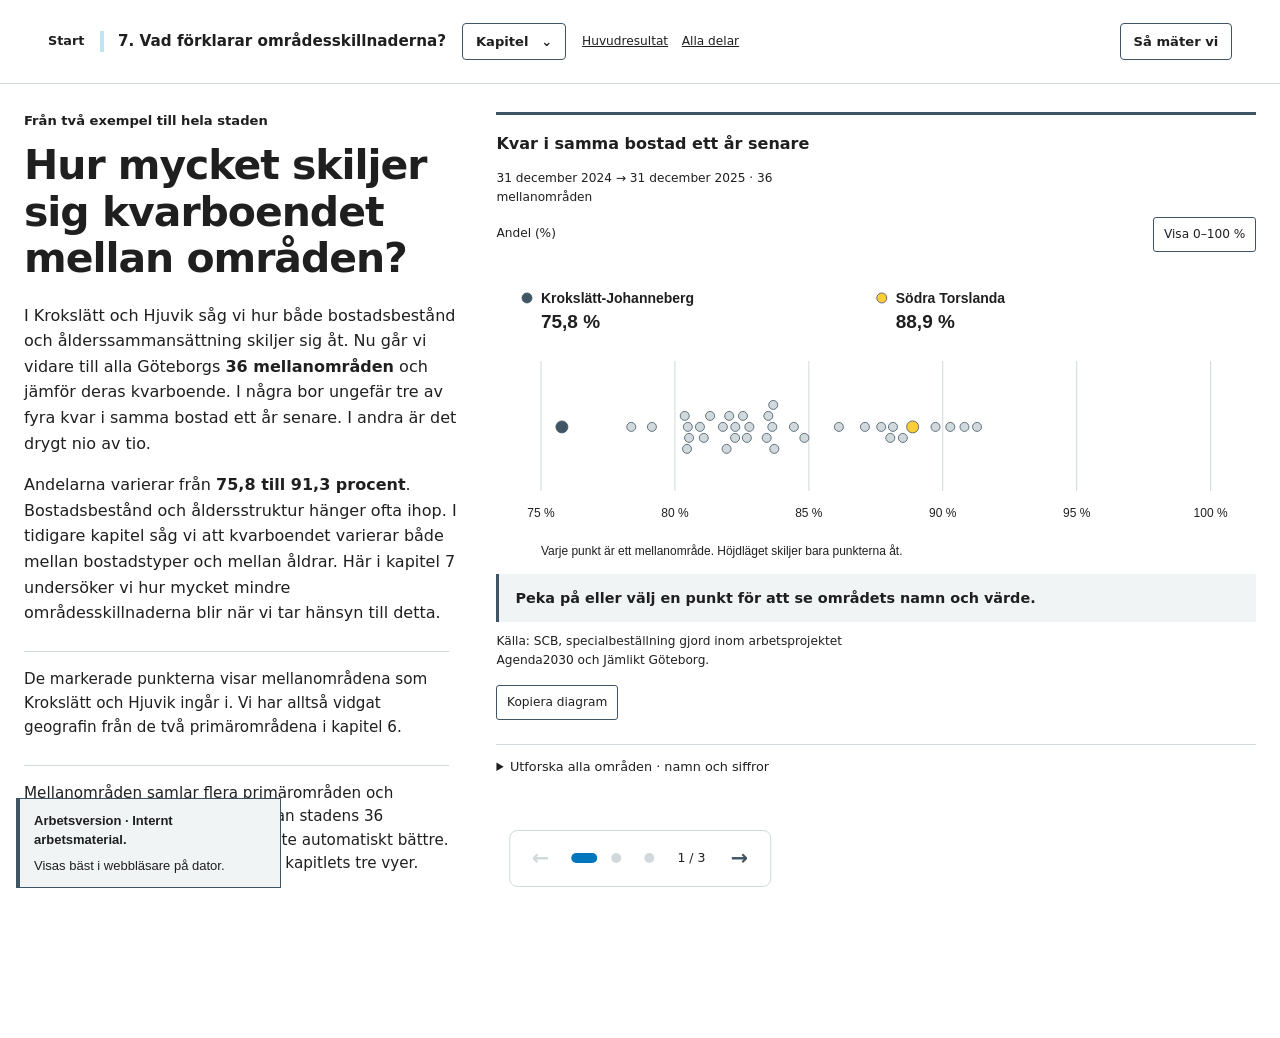
<file: kapitel7.html>
<!doctype html>
<html lang="sv"><head><meta charset="utf-8"><meta name="viewport" content="width=device-width, initial-scale=1"><title>Arbetsversion 2 · Vad förklarar områdesskillnaderna? — Rörlighet i Göteborg</title>
<link rel="stylesheet" href="assets/css/styles.css?v=v2-20260927"><link rel="stylesheet" href="assets/css/rapport.css?v=v2-20260927"><link rel="stylesheet" href="assets/css/kapitel7.css?v=v2-20260927"><link rel="stylesheet" href="assets/css/navigation.css?v=v2-20260927"><link rel="stylesheet" href="arbetslage.css?v=v2-20260927"><link rel="stylesheet" href="assets/css/gemensamt.css?v=v2-20260927"><script src="assets/js/rapportinstallningar.js?v=v2-20260927"></script><link rel="stylesheet" href="assets/css/arbetsversion2.css?v=v2-20260927"></head><body>
<a class="hoppa" href="#scen">Hoppa till innehållet</a>
<header class="topp"><div class="topp__vanster"><a class="topp__hem" href="index.html">Start</a><p class="topp__kapitel">7. Vad förklarar områdesskillnaderna?</p><details class="kapitelmeny"><summary>Kapitel</summary><nav class="kapitelmeny__lista" aria-label="Rapportens kapitel"><ol><li><a href="rapport.html#steg-1"><b>1.</b><span>Rörlighet i Göteborgs bostadsbestånd</span></a></li><li><a href="kapitel2.html#steg-1"><b>2.</b><span>Kvarboendet över tid</span></a></li><li><a href="kapitel3.html#steg-1"><b>3.</b><span>Ålder och rörlighet</span></a></li><li><a href="kapitel4.html#steg-1"><b>4.</b><span>Kvar, men var?</span></a></li><li><a href="kapitel5.html#steg-1"><b>5.</b><span>Bostaden</span></a></li><li><a href="kapitel6.html#steg-1"><b>6.</b><span>Bostäder och befolkning i olika områden</span></a></li><li><a href="kapitel7.html#steg-1" aria-current="page"><b>7.</b><span>Vad förklarar områdesskillnaderna?</span></a></li><li><a href="kapitel8.html#steg-1"><b>8.</b><span>Exempel på annat som spelar in</span></a></li><li><a href="kapitel9.html#steg-1"><b>9.</b><span>Kvarboende över flera år</span></a></li><li><a href="kapitel10.html#steg-1"><b>10.</b><span>Hushållsstabilitet</span></a></li><li><a href="sammanfattning.html#steg-1"><b>•</b><span>Sammanfattning</span></a></li></ol><a class="kapitelmeny__start" href="index.html">Till landningssidan</a></nav></details></div><div class="topp__verktyg"><button class="topp__metod" id="oppna-metod" type="button">Så mäter vi</button></div></header>
<main class="scen" id="scen" tabindex="-1">
<section class="steg aktiv" id="steg-1" aria-label="Kvarboende i 36 mellanområden"><div class="steg__vanster"><p class="steg__etikett">Från två exempel till hela staden</p><h1>Hur mycket skiljer sig kvarboendet mellan områden?</h1><p>I Krokslätt och Hjuvik såg vi hur både bostadsbestånd och ålderssammansättning skiljer sig åt. Nu går vi vidare till alla Göteborgs <strong>36 mellanområden</strong> och jämför deras kvarboende. I några bor ungefär tre av fyra kvar i samma bostad ett år senare. I andra är det drygt nio av tio.</p><p>Andelarna varierar från <strong>75,8 till 91,3 procent</strong>. Bostadsbestånd och åldersstruktur hänger ofta ihop. I tidigare kapitel såg vi att kvarboendet varierar både mellan bostadstyper och mellan åldrar. Här i kapitel 7 undersöker vi hur mycket mindre områdesskillnaderna blir när vi tar hänsyn till detta.</p><p class="not">De markerade punkterna visar mellanområdena som Krokslätt och Hjuvik ingår i. Vi har alltså vidgat geografin från de två primärområdena i kapitel 6.</p></div><div class="steg__hoger"><div class="k7" id="k7-ratt"></div></div></section>
<section class="steg" id="steg-3" aria-label="Jämförelse med hänsyn till bostadstyp"><div class="steg__vanster"><p class="steg__etikett">Med hänsyn till bostäderna</p><h2>Skillnaderna minskar när vi tar hänsyn till bostadsbeståndet.</h2>
<p>Hur stor andel skulle bo kvar i samma bostad om de boende i varje bostadstyp stannade i samma utsträckning som i Göteborg totalt? Det kallar vi <strong>förväntat kvarboende</strong>.</p><p>Vi behåller områdets fördelning av personer mellan bostadstyperna och använder Göteborgs kvarboendeandel för varje typ. Ett område med många småhusboende får därför ett högre jämförelsevärde än ett område där fler bor i bostadstyper med lägre kvarboende.</p>
<p>Varje punkt i diagrammet visar hur mycket områdets faktiska kvarboende skiljer sig från det förväntade när vi tagit hänsyn till bostadstyperna. <strong>En punkt på noll betyder att det faktiska kvarboendet stämmer överens med det kvarboende som förväntas utifrån de bostäder som finns i området.</strong></p>
<aside class="k7__summary" aria-label="Om jämförelsen"><h3>Så kan jämförelsen förstås</h3><p>Vi använder indirekt standardisering, en etablerad metod för att jämföra grupper med olika sammansättning. Här hjälper den oss att förstå hur skillnaderna i kvarboende hänger samman med områdenas sammansättning. Vi använder den inte för att fastställa orsaker eller pröva om samband är statistiskt säkerställda.</p>
<p>Skillnaderna som återstår är mindre än de ursprungliga skillnaderna mellan områdena. I nästa steg undersöker vi vad som händer när vi också tar hänsyn till de boendes ålder.</p></aside></div><div class="steg__hoger"><div class="k7" id="k7-bestand"></div><details class="k7__metodexempel"><summary>Hur räknar vi? Ett exempel</summary><p>Om ett område har 1 000 småhusboende och 90 procent av stadens småhusboende bor kvar, bidrar gruppen med 900 förväntade kvarboende. Detta är ett påhittat räkneexempel. Vi gör samma beräkning för varje bostadstyp, summerar antalen och delar med områdets hela startbefolkning.</p><p>Vi väger med personer, inte antal bostäder. Förväntat är ett jämförelsevärde, inte en prognos eller ett mål. När vi också tar hänsyn till ålder använder vi Göteborgs kvarboende inom varje kombination av bostadstyp och åldersgrupp.</p></details></div></section>
<section class="steg" id="steg-4" aria-label="Ålder och bostadstyp tillsammans"><div class="steg__vanster"><p class="steg__etikett">Sammanfattning</p><h2>Bostäder och ålder hjälper oss att förstå områdesskillnaderna.</h2>
<p><strong>1. Först ser vi de faktiska skillnaderna.</strong> Kvarboendet varierar från 75,8 till 91,3 procent mellan de 36 mellanområdena – en variationsvidd på <strong>15,5 procentenheter</strong>.</p>
<p><strong>2. Sedan tar vi hänsyn till bostadstyperna.</strong> Nu jämförs områdets faktiska kvarboende med ett eget förväntat värde utifrån hur befolkningen bor, i stället för med områdenas gemensamma genomsnitt. Skillnaderna som återstår är betydligt mindre.</p>
<p><strong>3. Till sist tar vi också hänsyn till befolkningens ålder.</strong> Det förväntade värdet räknas nu utifrån både bostadstyp och ålder tillsammans, med Göteborgs kvarboende inom varje kombination som referens. Det faktiska kvarboendet är fortfarande detsamma. Spridningen minskar ytterligare.</p>
<aside class="k7__summary" aria-label="Kapitlets slutsats"><h3>Vad har vi sett?</h3><p><strong>En stor del av områdesskillnaderna hänger samman med bostadsbeståndet och de boendes ålder.</strong></p><p>I vissa åldrar och livsfaser flyttar man oftare. Vi har också sett skillnader mellan exempelvis små och stora lägenheter, specialbostäder och småhus. Det hjälper oss att förstå varför områdenas förutsättningar skiljer sig.</p><p>Den enkla jämförelsen med bostadstyp och ålder kommer nära att återskapa det faktiska kvarboendet. Den ger däremot ingen uppskattning av deras orsakseffekter.</p><p><strong>Skillnader återstår.</strong> I nästa kapitel tittar vi på två andra förhållanden som samvarierar med kvarboendet: boendetid och byggår.</p></aside></div><div class="steg__hoger"><div class="k7" id="k7-bada"></div></div></section></main>
<nav class="navigering" aria-label="Delsidor i kapitel 7"><button class="nav__knapp" id="bakat" type="button" aria-label="Föregående delsida">←</button><ol class="nav__punkter" id="punkter"></ol><span class="nav__antal"></span><button class="nav__knapp" id="framat" type="button" aria-label="Nästa delsida">→</button><a class="nav__nasta" href="kapitel8.html#steg-1" aria-label="Nästa kapitel: 8. Exempel på annat som spelar in" hidden>Nästa <span aria-hidden="true">→</span></a></nav><p class="visuellt-dold" id="stegstatus" aria-live="polite"></p>
<dialog class="metod" id="metod" aria-labelledby="metod-rubrik"><button class="metod__stang" id="stang-metod" type="button" aria-label="Stäng hjälptext"><span aria-hidden="true">×</span> Stäng hjälptext</button><div class="metod__inner"><h2 id="metod-rubrik">Så mäter vi i kapitel 7</h2><p>Vi följer startbefolkningen den 31 december 2024 till den 31 december 2025. Måttet är kvar i samma lägenhet. Bostadstyp avser starten; ålder avser slutåret.</p><h3>36 mellanområden</h3><p>Samtliga 36 namngivna mellanområden ingår. Restposten 99 Ospecificerat Göteborg ingår inte i diagrammen eller spridningsberäkningarna. Mellanområden ska inte förväxlas med de mindre primärområdena i kapitel 6.</p><h3>Indirekt standardisering</h3><p>Områdets egen sammansättning kombineras med stadens kvarboende inom respektive grupp. När båda egenskaperna ingår används åldersgrupp och bostadstyp tillsammans. Rumsantal, byggår och boendetid ingår inte i dessa resultat. Storleksskalan med specialbostad, 1–5+ rum och småhus används i andra diagram, men inte i denna standardisering.</p><p>Diagrammen visar skillnaden mellan faktiskt och förväntat kvarboende, i procentenheter. De förväntade värdena hämtas från underlagets tabeller. Skillnaden räknas före avrundning. Vi räknar inte om jämförelsevärdena från de fyra avrundade bostadstyperna i kapitel 5. </p><h3>Vad jämförelsen omfattar</h3><p>Vi använder underlagets bostadstypsindelning, inte storleksskalan. Den skiljer bland annat småhus, bostadsrätt och hyresrätt i flerbostadshus samt specialbostad.</p><p>Syftet är att belysa hur områdesskillnader hänger samman med sammansättningen, inte att få varje avvikelse att försvinna. Ålder används som en ingång till livsfaser, men mäter inte familjesituation eller flyttmotiv direkt.</p><h3>Spridning och avrundning</h3><p>Standardavvikelsen beräknas oviktat över de 36 områdena, med nämnaren n−1. För rått kvarboende gäller spridningen omkring områdenas medelvärde. Efter justering beräknas den för skillnaden observerat minus förväntat, i procentenheter. Det senare är spridningen i avvikelser från jämförelsevärdena, inte ett kausalt effektmått. Beräkningarna använder de nya totalmåtten före avrundning för visning.</p><p>En lägre spridning innebär inte att en viss procent av skillnaderna har visats vara orsakad av bestånd eller ålder.</p><p>Källa: SCB, specialbeställning gjord inom arbetsprojektet Agenda2030 och Jämlikt Göteborg.</p></div></dialog>
<script src="data/kapitel7_data.js?v=cb81f06a4a5b"></script><script src="data/k7s1-slutversion.js"></script><script src="data/k7s2-slutversion.js"></script><script src="data/k7s3-slutversion.js"></script><script src="assets/js/kapitel7.js?v=v2-20260927"></script><script src="assets/js/navigation.js?v=v2-20260927"></script><script src="arbetslage.js?v=v2-20260927"></script><script src="assets/js/arbetsversion2.js?v=v2-20260927"></script></body></html>
</file>
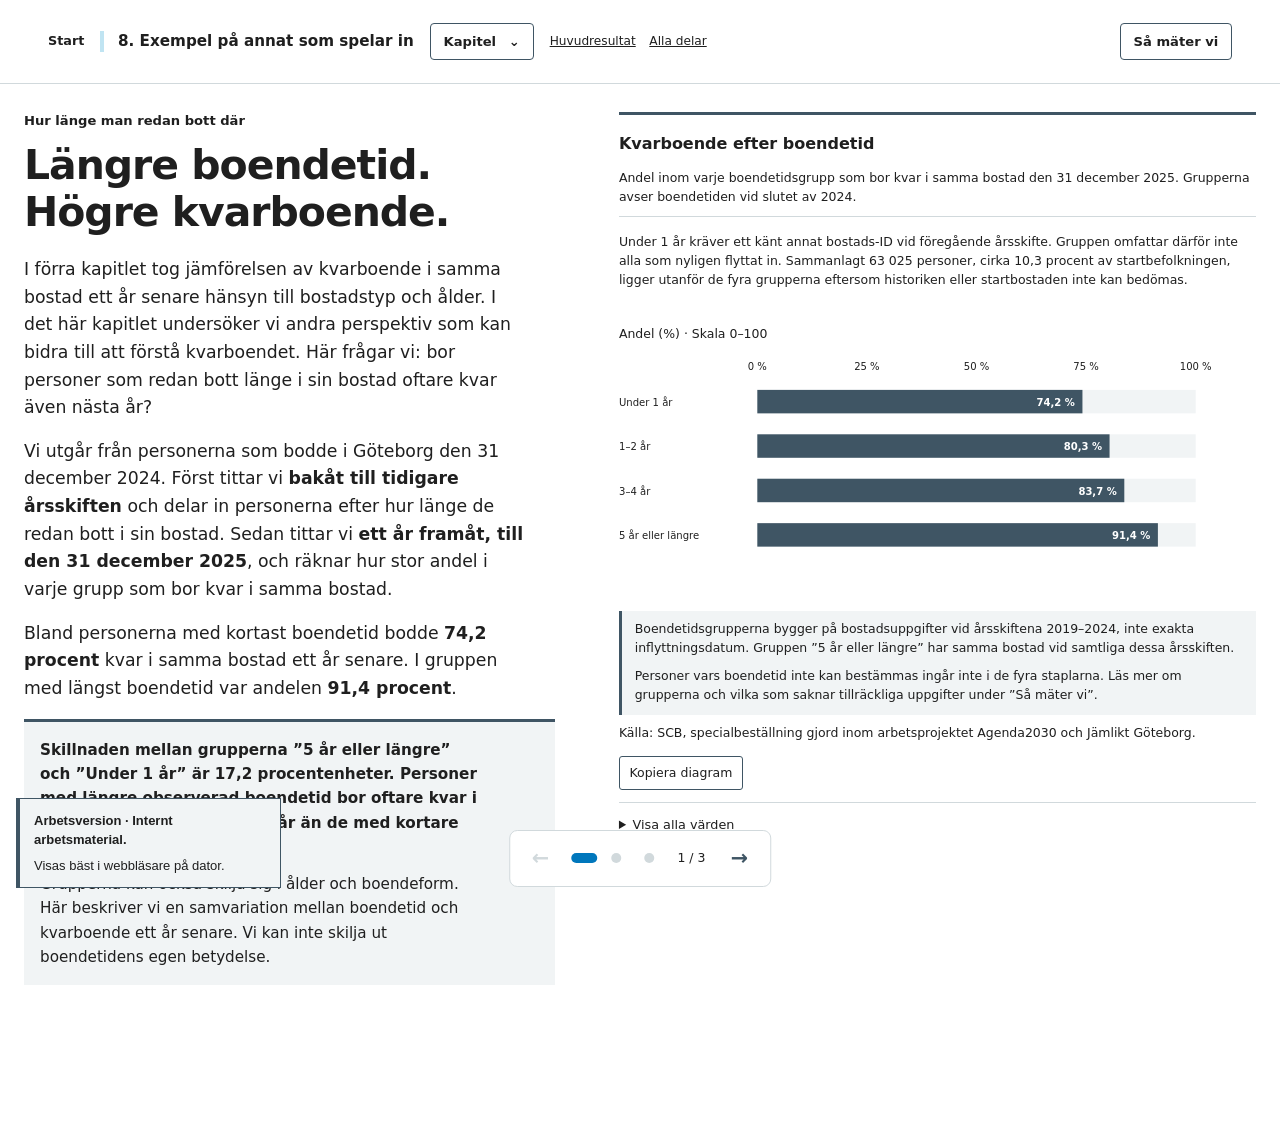
<file: kapitel8.html>
<!doctype html>
<html lang="sv"><head><meta charset="utf-8"><meta name="viewport" content="width=device-width, initial-scale=1">
<title>Arbetsversion 2 · 8. Exempel på annat som spelar in — Rörlighet i Göteborgs bostadsbestånd</title>
<link rel="stylesheet" href="assets/css/styles.css?v=v2-20260927"><link rel="stylesheet" href="assets/css/rapport.css?v=v2-20260927"><link rel="stylesheet" href="assets/css/kapitel8.css?v=v2-20260927"><link rel="stylesheet" href="assets/css/navigation.css?v=v2-20260927"><link rel="stylesheet" href="arbetslage.css?v=v2-20260927"><link rel="stylesheet" href="assets/css/gemensamt.css?v=v2-20260927"><script src="assets/js/rapportinstallningar.js?v=v2-20260927"></script><link rel="stylesheet" href="assets/css/arbetsversion2.css?v=v2-20260927"></head><body>
<header class="topp"><div class="topp__vanster"><a class="topp__hem" href="index.html">Start</a><p class="topp__kapitel">8. Exempel på annat som spelar in</p><details class="kapitelmeny"><summary>Kapitel</summary><nav class="kapitelmeny__lista" aria-label="Rapportens kapitel"><ol><li><a href="rapport.html#steg-1"><b>1.</b><span>Rörlighet i Göteborgs bostadsbestånd</span></a></li><li><a href="kapitel2.html#steg-1"><b>2.</b><span>Kvarboendet över tid</span></a></li><li><a href="kapitel3.html#steg-1"><b>3.</b><span>Ålder och rörlighet</span></a></li><li><a href="kapitel4.html#steg-1"><b>4.</b><span>Kvar, men var?</span></a></li><li><a href="kapitel5.html#steg-1"><b>5.</b><span>Bostaden</span></a></li><li><a href="kapitel6.html#steg-1"><b>6.</b><span>Bostäder och befolkning i olika områden</span></a></li><li><a href="kapitel7.html#steg-1"><b>7.</b><span>Vad förklarar områdesskillnaderna?</span></a></li><li><a href="kapitel8.html#steg-1" aria-current="page"><b>8.</b><span>Exempel på annat som spelar in</span></a></li><li><a href="kapitel9.html#steg-1"><b>9.</b><span>Kvarboende över flera år</span></a></li><li><a href="kapitel10.html#steg-1"><b>10.</b><span>Hushållsstabilitet</span></a></li><li><a href="sammanfattning.html#steg-1"><b>•</b><span>Sammanfattning</span></a></li></ol><a class="kapitelmeny__start" href="index.html">Till landningssidan</a></nav></details></div><div class="topp__verktyg"><button class="topp__metod" id="oppna-metod" type="button">Så mäter vi</button></div></header>
<main class="scen" id="scen" tabindex="-1">
<section class="steg aktiv" id="steg-1" aria-label="Hur länge man redan bott i bostaden"><div class="steg__vanster">
<p class="steg__etikett">Hur länge man redan bott där</p><h1>Längre boendetid. Högre kvarboende.</h1>
<p>I förra kapitlet tog jämförelsen av kvarboende i samma bostad ett år senare hänsyn till bostadstyp och ålder. I det här kapitlet undersöker vi andra perspektiv som kan bidra till att förstå kvarboendet. Här frågar vi: bor personer som redan bott länge i sin bostad oftare kvar även nästa år?</p>
<p>Vi utgår från personerna som bodde i Göteborg den 31 december 2024. Först tittar vi <strong>bakåt till tidigare årsskiften</strong> och delar in personerna efter hur länge de redan bott i sin bostad. Sedan tittar vi <strong>ett år framåt, till den 31 december 2025</strong>, och räknar hur stor andel i varje grupp som bor kvar i samma bostad.</p>
<p>Bland personerna med kortast boendetid bodde <strong>74,2 procent</strong> kvar i samma bostad ett år senare. I gruppen med längst boendetid var andelen <strong>91,4 procent</strong>.</p>
<aside class="k8__sammanfattning" aria-label="Så kan jämförelsen tolkas"><p><strong>Skillnaden mellan grupperna ”5 år eller längre” och ”Under 1 år” är 17,2 procentenheter. Personer med längre observerad boendetid bor oftare kvar i samma bostad också nästa år än de med kortare boendetid.</strong></p><p>Grupperna kan också skilja sig i ålder och boendeform. Här beskriver vi en samvariation mellan boendetid och kvarboende ett år senare. Vi kan inte skilja ut boendetidens egen betydelse.</p></aside>
</div><div class="steg__hoger"><div class="k8" id="k8-boendetid"></div></div></section>
<section class="steg" id="steg-2" aria-label="Boendetid och bostadstyp"><div class="steg__vanster">
<p class="steg__etikett">Två perspektiv på samma bostad</p><h2>Boendetidens mönster syns inom flera bostadstyper.</h2>
<p>I småhus och hyresrätt ökar kvarboendet genom de fyra boendetidsgrupperna. Bostadsrätter följer inte en helt jämn ökning, men även där är kvarboendet högst i gruppen som bott längst i sina bostäder. <strong>Samma observerade boendetid innebär alltså inte samma kvarboende i de olika bostadstyperna.</strong> I gruppen som bott mindre än 1 år i sin bostad är skillnaden mellan högsta och lägsta bostadstyp <strong>15,8 procentenheter</strong>.</p>
<p>Specialbostäder följer ett annat mönster: kvarboendet är lägre efter 1–2 och 3–4 års boendetid än bland de personer som bott kortast tid. Gruppen med minst fem års observerad boendetid omfattar <strong>1&nbsp;639 personer</strong>, varav <strong>79,6 procent</strong> bor kvar. Det är en mindre grupp, och dess sammansättning kan skilja sig från grupperna med kortare boendetid.</p>
<aside class="k8__sammanfattning" aria-label="Jämför också bostadsstorlekar"><p><strong>Byt till ”Antal rum i flerbostadshus” i diagrammet för att jämföra bostadsstorlekar.</strong> Bland de visade grupperna har personer i ettor med boendetid under ett år lägst kvarboende: <strong>64,7 procent</strong>.</p><p><strong>För alla fem rumsstorlekar är kvarboendet högre ju längre den observerade boendetiden är. Både boendetid och bostadens storlek hjälper oss att beskriva mönstret med kvarboende i bostaden.</strong></p><p>Grupperna kan också skilja sig i ålder och livssituation. Jämförelsen visar samvariation, inte boendetidens eller bostadens egen orsakseffekt.</p></aside>
</div><div class="steg__hoger"><div class="k8" id="k8-typ"></div></div></section>
<section class="steg" id="steg-3" aria-label="Byggår och bostadstyp"><div class="steg__vanster">
<p class="steg__etikett">När bostaden byggdes</p><h2>Nyare bostäder. Olika mönster.</h2>
<p>Här går vi vidare och tittar på <strong>bostädernas byggår</strong>. Finns det något som tyder på lägre kvarboende i nyare bostäder? Här jämför vi byggårsklasser under samma period: hur stor andel av de boende den 31 december 2024 bor kvar i samma bostad den 31 december 2025?</p>
<p>Nyare hyresrätter har tydligt lägre kvarboende när vi följer de boende ett år framåt. I hyresrätter byggda 2016–2024 är kvarboendet <strong>74,7 procent</strong>, vilket är lägst bland de visade byggårsklasserna för hyresrätt. I småhus från samma period är andelen <strong>92,3 procent</strong>. Där ligger kvarboendet högt i alla byggårsklasser.</p>
<aside class="k8__sammanfattning" aria-label="Byggår och kvarboende"><p><strong>Nyare bostäder har inte genomgående lägre kvarboende. Mönstret skiljer sig mellan bostadstyperna.</strong></p><p>Byt till <strong>”Antal rum i flerbostadshus”</strong> i diagrammet för att jämföra bostadsstorlekar. För alla fem rumsstorlekar är kvarboendet lägst i bostäder byggda 2016–2024. Bland de personer som bodde i ettor från den perioden bor <strong>69,6 procent</strong> kvar ett år senare.</p><p>Det visar en samvariation, inte byggårets egen effekt. De boendes ålder, livssituation och boendetid kan också skilja sig mellan äldre och nyare bostäder.</p></aside>
</div><div class="steg__hoger"><div class="k8" id="k8-byggar"></div></div></section>
</main>
<nav class="navigering" aria-label="Delsidor i kapitel 8"><button class="nav__knapp" id="bakat" type="button" aria-label="Föregående delsida">←</button><ol class="nav__punkter" id="punkter"></ol><span class="nav__antal"></span><button class="nav__knapp" id="framat" type="button" aria-label="Nästa delsida">→</button><a class="nav__nasta" href="kapitel9.html#steg-1" aria-label="Nästa kapitel: 9. Kvarboende över flera år" title="9. Kvarboende över flera år" hidden>Nästa <span aria-hidden="true">→</span></a></nav>
<p class="visuellt-dold" id="stegstatus" aria-live="polite"></p>
<dialog class="metod" id="metod" aria-labelledby="metod-rubrik"><button class="metod__stang" id="stang-metod" type="button" aria-label="Stäng hjälptext"><span aria-hidden="true">×</span> Stäng hjälptext</button><div class="metod__inner">
<h2 id="metod-rubrik">Så mäter vi i kapitel 8</h2>
<p>Vi jämför folkbokföringen den 31 december 2024 med den 31 december 2025. Andelarna gäller de personer som bor kvar i samma bostad, av respektive grupp vid starten. Bostadstyp, boendetid och byggår avser starten.</p>
<h3>Boendetidsgrupperna</h3><p>Boendetiden mäts bakåt från 31 december 2024 med samma bostads-ID vid på varandra följande årsskiften. Grupperna är Under 1 år, 1–2 år, 3–4 år och 5 år eller längre. Under 1 år kräver ett känt annat bostads-ID föregående år. Historiken börjar 2019: den längsta gruppen kan innehålla betydligt längre boendetider. Vi känner inte exakt inflyttningsdatum eller alla flyttar mellan årsskiftena.</p>
<p>Personer med ofullständig tidigare historik (51 478) eller saknad bostadsuppgift vid starten (11 547) ingår inte i de fyra visade grupperna. Nämnaren i varje visad grupp omfattar alla dess startpersoner, även personer vars bostadsutfall är okänt. Bostadstypsjämförelsen visar småhus, bostadsrätt, hyresrätt och specialbostad. Bostadsrätt och hyresrätt avser flerbostadshus. Övriga hus ingår inte i denna jämförelse.</p>
<h3>Byggår är grupper, inte en tidsserie</h3><p>Alla linjer avser 31 december 2024 till 31 december 2025. Byggåret gäller startbostaden. Byggårsklasserna har olika bredd; den sista omfattar 2016–2024. Personer med saknat eller ogiltigt byggår ingår inte i de visade byggårsklasserna. De visas som kategorier, inte som jämnt fördelade kalenderår.</p>
<h3>Rumsklasser och fortsatt analys</h3><p>Boendetidens rumsklasser visar 1, 2, 3, 4 och 5+ rum i flerbostadshus. Småhus och specialbostäder ingår inte i denna rumsjämförelse. Byggårsjämförelsen använder samma fem rumsklasser. Även där avser andelen hela startgruppen för respektive byggår och bostadstyp eller rumsstorlek.</p><p>En hypotes att pröva är om områden med många små och nybyggda bostäder också har korta boendetider och fler personer i rörliga livsfaser. En fortsatt studie kan undersöka om bostadsutbudet i närområdet ger möjlighet att byta bostad men bo kvar lokalt.</p><h3>Tolkning</h3><p>Diagrammen beskriver råa samband. De visar varken en statistiskt isolerad effekt av boendetid eller att nyproduktion orsakar rörlighet. Ålder, boendeform, boendetid och byggår kan samvariera.</p>
<h3>Källor</h3>
<p>Källa: SCB, specialbeställning gjord inom arbetsprojektet Agenda2030 och Jämlikt Göteborg.</p>
</div></dialog>
<script src="data/k8-byggar-ny.js"></script><script src="data/k8-boendetid-ny.js"></script><script src="assets/js/diagrametiketter.js?v=v2-20260927"></script><script src="assets/js/kapitel8.js?v=v2-20260927"></script><script src="assets/js/navigation.js?v=v2-20260927"></script><script src="arbetslage.js?v=v2-20260927"></script><script src="assets/js/arbetsversion2.js?v=v2-20260927"></script></body></html>
</file>
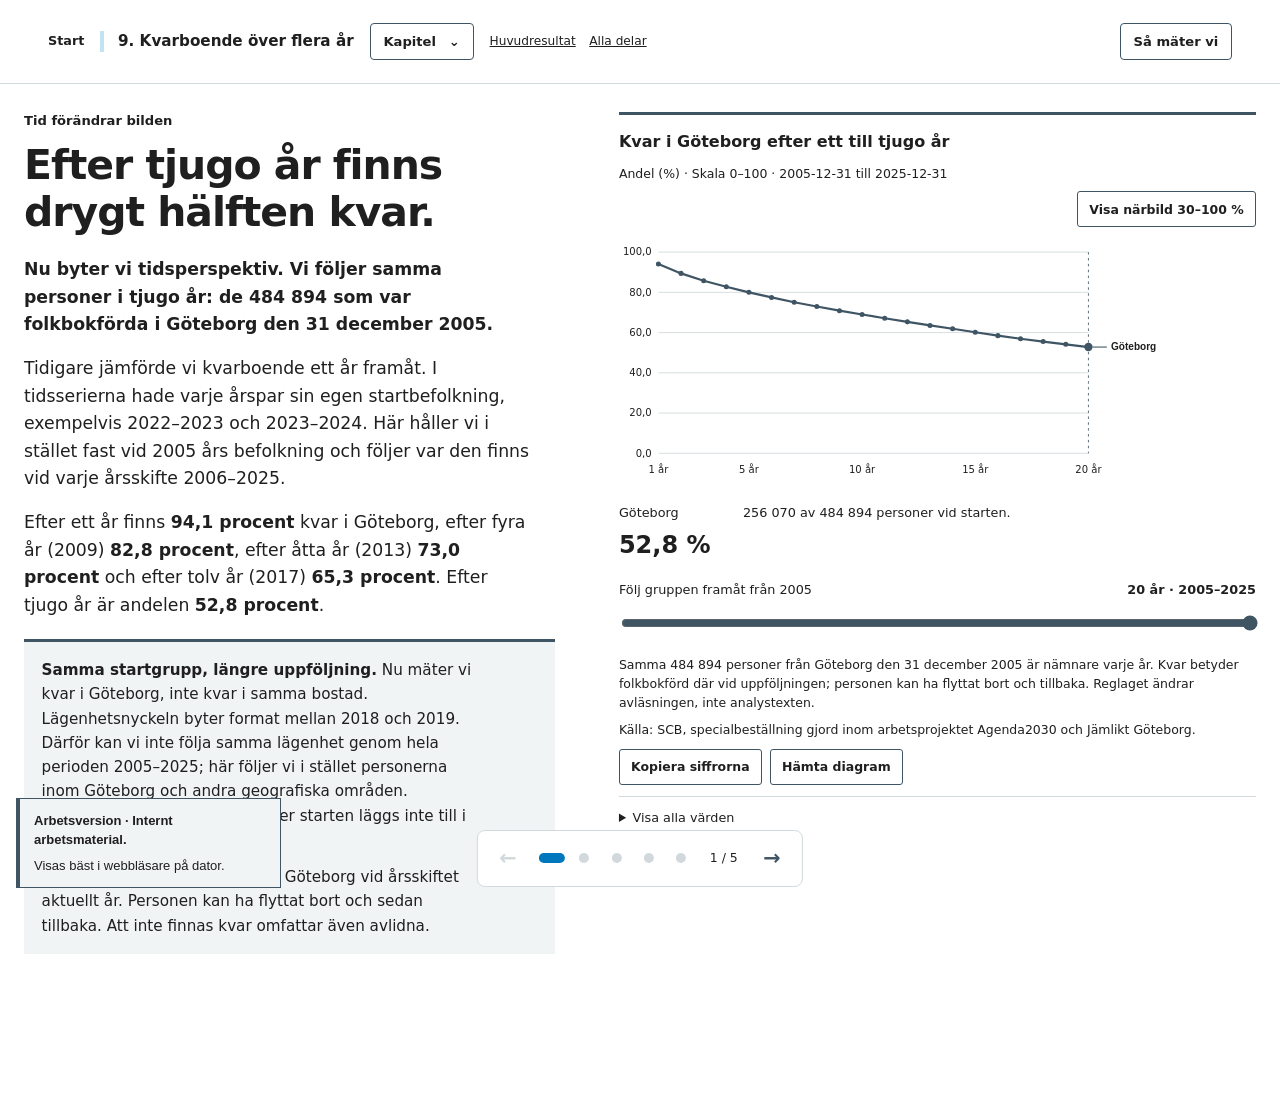
<file: kapitel9.html>
<!doctype html><html lang="sv"><head><meta charset="utf-8"><meta name="viewport" content="width=device-width, initial-scale=1"><title>Arbetsversion 2 · Kvarboende över flera år — Rörlighet i Göteborg</title><link rel="stylesheet" href="assets/css/styles.css?v=v2-20260927"><link rel="stylesheet" href="assets/css/rapport.css?v=v2-20260927"><link rel="stylesheet" href="assets/css/kapitel9.css?v=v2-20260927"><link rel="stylesheet" href="assets/css/navigation.css?v=v2-20260927"><link rel="stylesheet" href="arbetslage.css?v=v2-20260927"><link rel="stylesheet" href="assets/css/gemensamt.css?v=v2-20260927"><script src="assets/js/rapportinstallningar.js?v=v2-20260927"></script><link rel="stylesheet" href="assets/css/arbetsversion2.css?v=v2-20260927"></head><body>
<a class="hoppa" href="#scen">Hoppa till innehållet</a>
<header class="topp"><div class="topp__vanster"><a class="topp__hem" href="index.html">Start</a><p class="topp__kapitel">9. Kvarboende över flera år</p><details class="kapitelmeny"><summary>Kapitel</summary><nav class="kapitelmeny__lista" aria-label="Rapportens kapitel"><ol><li><a href="rapport.html#steg-1"><b>1.</b><span>Rörlighet i Göteborgs bostadsbestånd</span></a></li><li><a href="kapitel2.html#steg-1"><b>2.</b><span>Kvarboendet över tid</span></a></li><li><a href="kapitel3.html#steg-1"><b>3.</b><span>Ålder och rörlighet</span></a></li><li><a href="kapitel4.html#steg-1"><b>4.</b><span>Kvar, men var?</span></a></li><li><a href="kapitel5.html#steg-1"><b>5.</b><span>Bostaden</span></a></li><li><a href="kapitel6.html#steg-1"><b>6.</b><span>Bostäder och befolkning i olika områden</span></a></li><li><a href="kapitel7.html#steg-1"><b>7.</b><span>Vad förklarar områdesskillnaderna?</span></a></li><li><a href="kapitel8.html#steg-1"><b>8.</b><span>Exempel på annat som spelar in</span></a></li><li><a href="kapitel9.html#steg-1" aria-current="page"><b>9.</b><span>Kvarboende över flera år</span></a></li><li><a href="kapitel10.html#steg-1"><b>10.</b><span>Hushållsstabilitet</span></a></li><li><a href="sammanfattning.html#steg-1"><b>•</b><span>Sammanfattning</span></a></li></ol><a class="kapitelmeny__start" href="index.html">Till landningssidan</a></nav></details></div><div class="topp__verktyg"><button class="topp__metod" id="oppna-metod" type="button">Så mäter vi</button></div></header><main class="scen" id="scen" tabindex="-1"><section class="steg aktiv" id="steg-1" aria-label="Efter tjugo år finns drygt hälften kvar." aria-hidden="false"><div class="steg__vanster"><p class="steg__etikett">Tid förändrar bilden</p><h1>Efter tjugo år finns drygt hälften kvar.</h1><p><strong>Nu byter vi tidsperspektiv. Vi följer samma personer i tjugo år: de 484 894 som var folkbokförda i Göteborg den 31 december 2005.</strong></p><p>Tidigare jämförde vi kvarboende ett år framåt. I tidsserierna hade varje årspar sin egen startbefolkning, exempelvis 2022–2023 och 2023–2024. Här håller vi i stället fast vid 2005 års befolkning och följer var den finns vid varje årsskifte 2006–2025.</p><p>Efter ett år finns <strong>94,1 procent</strong> kvar i Göteborg, efter fyra år (2009) <strong>82,8 procent</strong>, efter åtta år (2013) <strong>73,0 procent</strong> och efter tolv år (2017) <strong>65,3 procent</strong>. Efter tjugo år är andelen <strong>52,8 procent</strong>.</p><aside class="k9__sammanfattning"><p><strong>Samma startgrupp, längre uppföljning.</strong> Nu mäter vi kvar i Göteborg, inte kvar i samma bostad. Lägenhetsnyckeln byter format mellan 2018 och 2019. Därför kan vi inte följa samma lägenhet genom hela perioden 2005–2025; här följer vi i stället personerna inom Göteborg och andra geografiska områden. Nyinflyttade och barn födda efter starten läggs inte till i gruppen.</p><p>Kvar innebär att personen bor i Göteborg vid årsskiftet aktuellt år. Personen kan ha flyttat bort och sedan tillbaka. Att inte finnas kvar omfattar även avlidna.</p></aside></div><div class="steg__hoger"><div class="k9" id="k9-goteborg"></div></div></section>
<section class="steg" id="steg-2" aria-label="Olika geografier ger olika kvarboende." aria-hidden="true" inert><div class="steg__vanster"><p class="steg__etikett">Kommun, region och Sverige</p><h2>Olika geografier ger olika kvarboende.</h2><p><strong>Vi fortsätter att följa samma 484 894 göteborgare från den 31 december 2005.</strong> Nu vidgar vi geografin: hur många finns kvar i Göteborgsregionen respektive Sverige?</p><p>Efter tjugo år bor <strong>52,8 procent</strong> i Göteborg, <strong>64,5 procent</strong> någonstans i Göteborgsregionen och <strong>77,4 procent</strong> i Sverige.</p><aside class="k9__sammanfattning"><p><strong>Alla tre linjer utgår från Göteborgs befolkning 2005.</strong> Göteborg ingår i Göteborgsregionen, och regionen ingår i Sverige. Andelarna överlappar och ska inte summeras.</p><p>En person som flyttat från Göteborg till en annan GR-kommun räknas fortfarande som kvar i regionen och i Sverige. Skillnaden mellan kurvorna visar var startgruppen bor vid uppföljningen, inte alla flyttningar under åren.</p></aside></div><div class="steg__hoger"><div class="k9" id="k9-jamfor"></div></div></section>
<section class="steg" id="steg-3" aria-label="Efter tjugo år: högst kvarboende på Hisingen, lägst i Centrum." aria-hidden="true" inert><div class="steg__vanster"><p class="steg__etikett">Kvar i samma stadsområde</p><h2>Efter tjugo år: högst kvarboende på Hisingen, lägst i Centrum.</h2><p><strong>Nu följer vi de personer som bodde i respektive stadsområde den 31 december 2005.</strong> Varje linje visar hur stor andel av den gruppen som finns i samma stadsområde vid årsskiftena 2006–2025.</p><p>Efter ett år varierar kvarboendet mellan <strong>88,9 och 92,5 procent</strong>, en skillnad på <strong>3,6 procentenheter</strong>. Efter tjugo år är skillnaden <strong>9,1 procentenheter</strong>.</p><p>År 2025 finns <strong>44,3 procent</strong> av Hisingens startbefolkning kvar i samma stadsområde, jämfört med <strong>41,5 procent</strong> i Sydväst, <strong>36,3 procent</strong> i Nordost och <strong>35,2 procent</strong> i Centrum.</p><aside class="k9__sammanfattning"><p><strong>Samma startgrupp följs inom varje stadsområde genom hela perioden.</strong> En flytt till ett annat stadsområde räknas här som att lämna området, även om personen är kvar i Göteborg. Den som återvänder räknas som kvar vid den uppföljningen.</p><p>Jämförelsen tar inte hänsyn till ålder eller bostadsbestånd. Skillnaderna kan därför hänga samman med vilka som bodde i områdena vid starten.</p></aside></div><div class="steg__hoger"><div class="k9" id="k9-stadsomraden"></div></div></section>
<section class="steg" id="steg-4" aria-label="Var finns åldersgrupperna tjugo år senare?" aria-hidden="true" inert><div class="steg__vanster"><p class="steg__etikett">Åldern vid starten spelar roll</p><h2>Var finns åldersgrupperna tjugo år senare?</h2><p>Vi följer fortfarande <strong>Göteborgs befolkning den 31 december 2005</strong>. Här delar vi upp personerna efter ålder vid startåret och ser var personerna finns den 31 december 2025.</p><p>Av de personer som var <strong>1–5 år</strong> vid starten bor <strong>65,3 procent</strong> i Göteborg tjugo år senare. Bland dåtidens <strong>19–24-åringar</strong> är andelen <strong>43,3 procent</strong>. I den senare gruppen bor <strong>21,3 procent</strong> i övriga GR och <strong>25,9 procent</strong> i övriga Sverige.</p><aside class="k9__sammanfattning"><p><strong>Åldrarna gäller 2005, inte 2025.</strong> De som var 1–5 år vid starten skulle vara 21–25 år vid uppföljningen. Varje andel räknas av hela den ursprungliga åldersgruppen, även personer som senare avlidit.</p><p>Avlidna, utvandrade eller okänt redovisas tillsammans. Därför kan ett lågt kvarboende bland de äldre inte tolkas som att många har flyttat. Underlaget skiljer inte dödsfall från utvandring.</p><p>De fyra utfallen är separata: övriga GR omfattar inte Göteborg och övriga Sverige omfattar inte GR. Vi visar var personerna finns efter tjugo år, inte alla flyttningar däremellan.</p></aside></div><div class="steg__hoger"><div class="k9" id="k9-kohort"></div></div></section>
<section class="steg" id="steg-5" aria-label="Befolkningen 2005 och 2025" aria-hidden="true" inert>
<div class="steg__vanster"><p class="steg__etikett">Två årsskiften, tjugo år emellan</p><h2>Samma stad. En förändrad befolkning.</h2><p>Av Göteborgs <strong>484&nbsp;894 invånare 2005</strong> finns <strong>256&nbsp;070</strong> kvar 2025. Samtidigt har <strong>357&nbsp;206 personer</strong> tillkommit. De utgör <strong>58,2 procent</strong> av befolkningen 2025.</p><aside class="k9__sammanfattning"><p><strong>Följ de mörka delarna från 2005 till 2025.</strong> De visar samma personer vid båda årsskiftena. Grått visar de personer som inte finns kvar 2025, grönt de personer som tillkommit.</p><p>Inte kvar omfattar utflyttade och avlidna. Nya omfattar inflyttade och födda efter 2005.</p><p>För stadsområden räknas även flyttar inom Göteborg. Områdenas kvarvarande och nytillkomna ska därför inte summeras till Göteborgs motsvarande grupper.</p></aside></div><div class="steg__hoger"><div class="k9" id="k9-helhet"></div></div>
</section>
</main><nav class="navigering" aria-label="Delsidor i kapitel 9"><button class="nav__knapp" id="bakat" type="button" aria-label="Föregående delsida">←</button><ol class="nav__punkter" id="punkter"></ol><span class="nav__antal"></span><button class="nav__knapp" id="framat" type="button" aria-label="Nästa delsida">→</button><a class="nav__nasta" href="kapitel10.html#steg-1" title="10. Hushållsstabilitet" aria-label="Fortsätt till kapitel 10: Hushållsstabilitet" hidden>Nästa <span aria-hidden="true">→</span></a></nav>
<p class="visuellt-dold" id="stegstatus" aria-live="polite"></p>
<dialog class="metod" id="metod" aria-labelledby="metod-rubrik"><button class="metod__stang" id="stang-metod" type="button" aria-label="Stäng hjälptext"><span aria-hidden="true">×</span> Stäng hjälptext</button><div class="metod__inner"><h2 id="metod-rubrik">Så mäter vi över flera år</h2>
<h3>Samma Göteborgsbefolkning följs i tjugo år – sida 1 och 2</h3><p>Vi följer Göteborgs 484 894 invånare den 31 december 2005 till varje årsskifte 2006–2025. Nämnaren är oförändrad, även när personer avlider eller lämnar landet. Alla tre geografier använder denna startgrupp.</p><h3>Stadsområden – sida 3</h3><p>Vi följer varje stadsområdes fasta startbefolkning från 2005 till 2006–2025. Områdena följer den levererade områdesnyckeln. Nämnaren omfattar hela startgruppen, även personer vars slutområde inte kan bedömas. De 1 564 personerna med ospecificerat startområde visas inte som egen kurva. De ingår däremot i Göteborgs startbefolkning på sida 1–2.</p><h3>Vad betyder kvar?</h3><p>Personen är folkbokförd inom samma geografiska område vid starten och slutet. Det innebär inte att personen bott där oavbrutet. De som inte finns kvar kan ha flyttat eller avlidit.</p>
<h3>Geografier och jämförbarhet</h3><p>På sida 1–2 är startbefolkningen gemensam. Region- och Sverigeandelarna inkluderar Göteborg. Stadsområdenas resultat gäller kvar i samma stadsområde. Bostadsnivå och primärområden ingår inte i detta kapitel.</p>
<h3>Ålder vid starten – sida 4</h3><p>Vi delar Göteborgs startbefolkning 2005 i tolv åldersgrupper, inklusive nollåringar. Varje grupp följs till 2025. Alla grupper visas samtidigt och nämnaren omfattar hela startgruppen. Skyddade och ej redovisade uppgifter visas som streck. Olöst geografi finns som separat skyddad kategori för 25–29 och 30–44 år; den har inte slagits ihop med ej återfunnen eller återskapats som restpost.</p><h3>Befolkningen 2005 och 2025 – sida 5</h3><p>Vi räknar följande grupper var för sig: startbefolkning, slutbefolkning, kvar, inte kvar och nya. Kvar avser samma geografiska område vid båda årsskiftena och innebär inte oavbrutet boende. Start = kvar + inte kvar och slut = kvar + nya. Göteborg: 484 894 = 256 070 + 228 824; 613 276 = 256 070 + 357 206.</p><p>Kvar som andel av 2005 använder startbefolkningen som nämnare. Kvar och nya som andel av 2025 använder slutbefolkningen. Dessa två andelar summerar till 100 procent före avrundning. Diagrammen visar antal med nollbaslinje: stadsområdenas skala är gemensam, Göteborgs är större.</p><p>Ospecificerat startområde (1 564 personer) visas inte som eget diagram men ingår i Göteborgs total. Stadsområdenas kvar och nya kan inte summeras till Göteborgs utfall, eftersom flytt mellan stadsområden räknas som områdesbyte men inte som byte av kommun.</p><h3>Källor</h3><p>Källa: SCB, specialbeställning gjord inom arbetsprojektet Agenda2030 och Jämlikt Göteborg.</p></div></dialog>
<script src="data/kapitel9_data.js?v=4d0e661807ce"></script><script src="data/k9-kohort2005-ny.js"></script><script src="data/k9-stadsomraden-ny.js"></script><script src="assets/js/farger.js?v=v2-20260927"></script><script src="assets/js/diagrametiketter.js?v=v2-20260927"></script><script src="assets/js/kapitel9.js?v=v2-20260927"></script><script src="assets/js/navigation.js?v=v2-20260927"></script><script src="data/k9-startalder-ny.js"></script><script src="assets/js/k9-startalder.js?v=v2-20260927"></script><script src="data/k9-balans-ny.js"></script><script src="assets/js/k9-balans.js?v=v2-20260927"></script><script src="arbetslage.js?v=v2-20260927"></script><script src="assets/js/arbetsversion2.js?v=v2-20260927"></script></body></html>
</file>
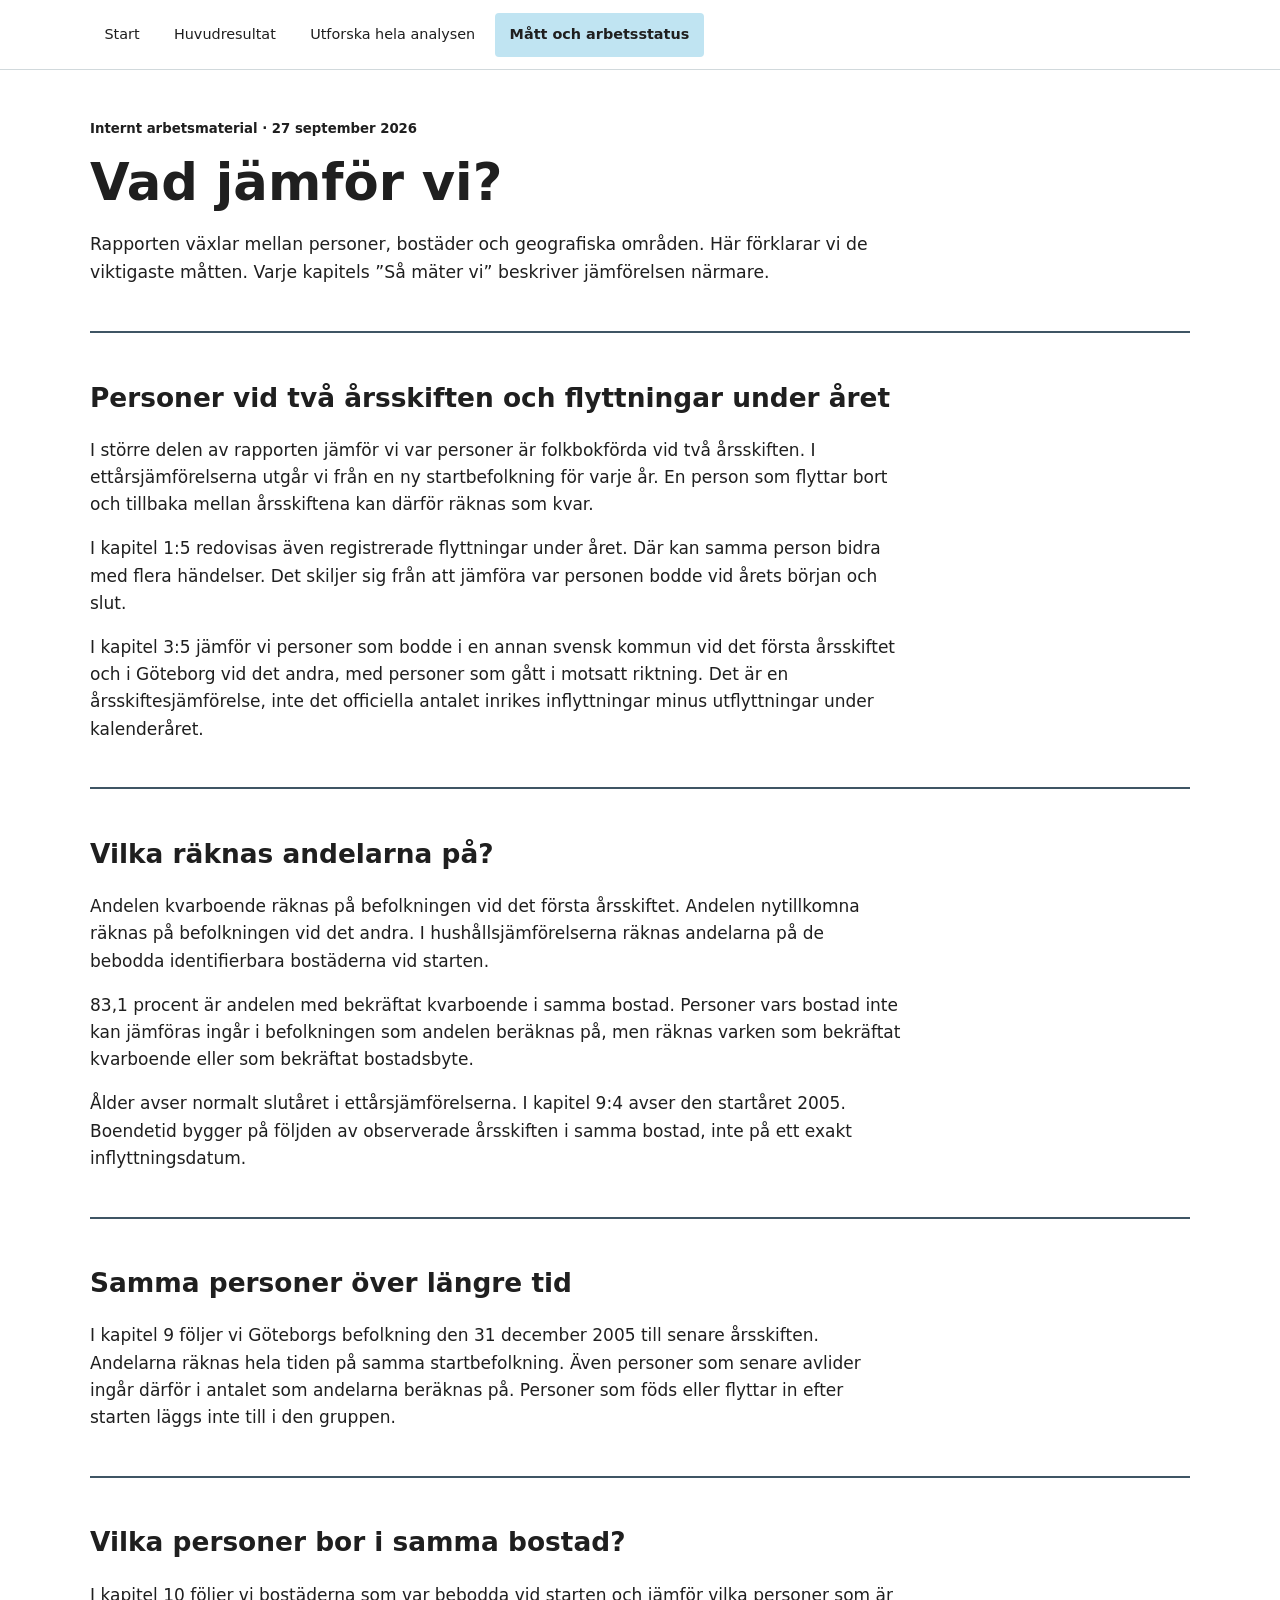
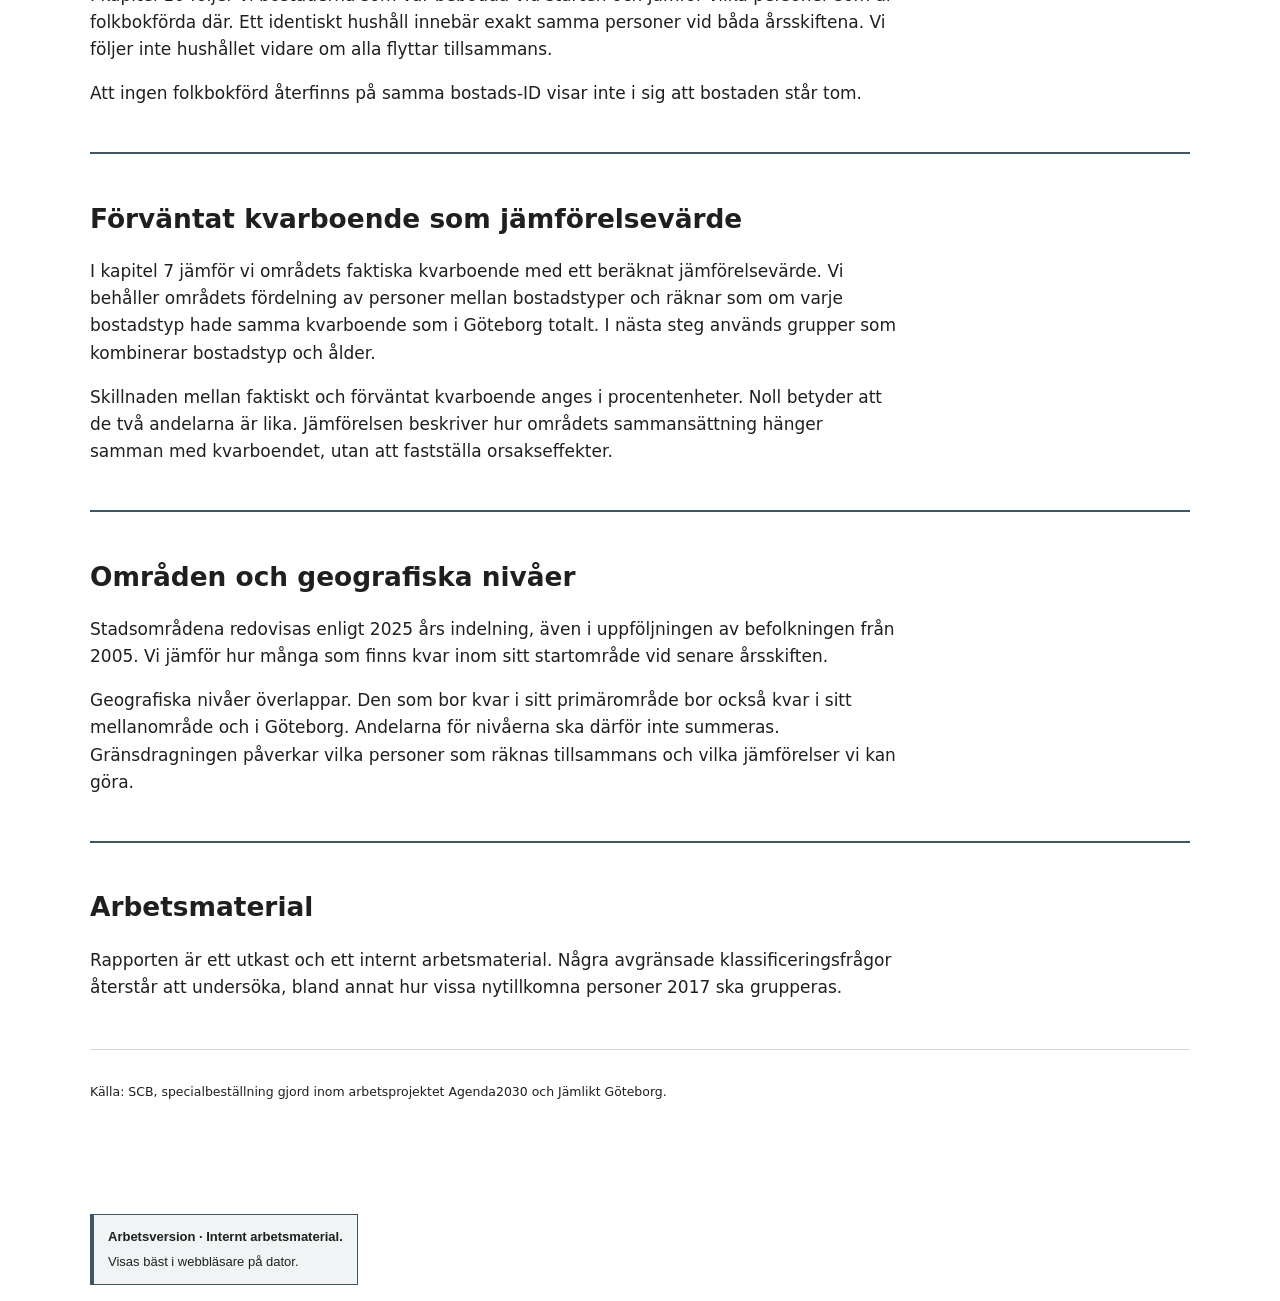
<file: metod-och-status.html>
<!doctype html><html lang="sv"><head><meta charset="utf-8"><meta name="viewport" content="width=device-width, initial-scale=1"><title>Arbetsversion 2 · Vad jämför vi?</title><link rel="stylesheet" href="assets/css/styles.css"><link rel="stylesheet" href="arbetslage.css"><link rel="stylesheet" href="assets/css/arbetsversion2.css"><link rel="stylesheet" href="assets/css/huvudresultat.css"></head><body class="v2-guide v2-summary"><a class="hoppa" href="#innehall">Hoppa till innehållet</a><header><nav class="summary-nav" aria-label="Rapportens sidor"><a href="index.html">Start</a><a href="huvudresultat.html">Huvudresultat</a><a href="utforska.html">Utforska hela analysen</a><a href="metod-och-status.html" aria-current="page">Mått och arbetsstatus</a></nav></header><main id="innehall"><p class="v2-context"><strong>Internt arbetsmaterial · 27 september 2026</strong></p>

<h1>Vad jämför vi?</h1>
<p class="v2-lead">Rapporten växlar mellan personer, bostäder och geografiska områden. Här förklarar vi de viktigaste måtten. Varje kapitels ”Så mäter vi” beskriver jämförelsen närmare.</p>
<section class="v2-section"><h2>Personer vid två årsskiften och flyttningar under året</h2>
<p>I större delen av rapporten jämför vi var personer är folkbokförda vid två årsskiften. I ettårsjämförelserna utgår vi från en ny startbefolkning för varje år. En person som flyttar bort och tillbaka mellan årsskiftena kan därför räknas som kvar.</p>
<p>I kapitel 1:5 redovisas även registrerade flyttningar under året. Där kan samma person bidra med flera händelser. Det skiljer sig från att jämföra var personen bodde vid årets början och slut.</p>
<p>I kapitel 3:5 jämför vi personer som bodde i en annan svensk kommun vid det första årsskiftet och i Göteborg vid det andra, med personer som gått i motsatt riktning. Det är en årsskiftesjämförelse, inte det officiella antalet inrikes inflyttningar minus utflyttningar under kalenderåret.</p></section>
<section class="v2-section"><h2>Vilka räknas andelarna på?</h2>
<p>Andelen kvarboende räknas på befolkningen vid det första årsskiftet. Andelen nytillkomna räknas på befolkningen vid det andra. I hushållsjämförelserna räknas andelarna på de bebodda identifierbara bostäderna vid starten.</p>
<p>83,1 procent är andelen med bekräftat kvarboende i samma bostad. Personer vars bostad inte kan jämföras ingår i befolkningen som andelen beräknas på, men räknas varken som bekräftat kvarboende eller som bekräftat bostadsbyte.</p>
<p>Ålder avser normalt slutåret i ettårsjämförelserna. I kapitel 9:4 avser den startåret 2005. Boendetid bygger på följden av observerade årsskiften i samma bostad, inte på ett exakt inflyttningsdatum.</p></section>
<section class="v2-section"><h2>Samma personer över längre tid</h2>
<p>I kapitel 9 följer vi Göteborgs befolkning den 31 december 2005 till senare årsskiften. Andelarna räknas hela tiden på samma startbefolkning. Även personer som senare avlider ingår därför i antalet som andelarna beräknas på. Personer som föds eller flyttar in efter starten läggs inte till i den gruppen.</p></section>
<section class="v2-section"><h2>Vilka personer bor i samma bostad?</h2>
<p>I kapitel 10 följer vi bostäderna som var bebodda vid starten och jämför vilka personer som är folkbokförda där. Ett identiskt hushåll innebär exakt samma personer vid båda årsskiftena. Vi följer inte hushållet vidare om alla flyttar tillsammans.</p>
<p>Att ingen folkbokförd återfinns på samma bostads-ID visar inte i sig att bostaden står tom.</p></section>
<section class="v2-section" id="omradesjamforelse"><h2>Förväntat kvarboende som jämförelsevärde</h2>
<p>I kapitel 7 jämför vi områdets faktiska kvarboende med ett beräknat jämförelsevärde. Vi behåller områdets fördelning av personer mellan bostadstyper och räknar som om varje bostadstyp hade samma kvarboende som i Göteborg totalt. I nästa steg används grupper som kombinerar bostadstyp och ålder.</p>
<p>Skillnaden mellan faktiskt och förväntat kvarboende anges i procentenheter. Noll betyder att de två andelarna är lika. Jämförelsen beskriver hur områdets sammansättning hänger samman med kvarboendet, utan att fastställa orsakseffekter.</p></section>
<section class="v2-section" id="historisk-geografi"><h2>Områden och geografiska nivåer</h2>
<p>Stadsområdena redovisas enligt 2025 års indelning, även i uppföljningen av befolkningen från 2005. Vi jämför hur många som finns kvar inom sitt startområde vid senare årsskiften.</p>
<p>Geografiska nivåer överlappar. Den som bor kvar i sitt primärområde bor också kvar i sitt mellanområde och i Göteborg. Andelarna för nivåerna ska därför inte summeras. Gränsdragningen påverkar vilka personer som räknas tillsammans och vilka jämförelser vi kan göra.</p></section>
<section class="v2-section" id="berakningskontroll"><h2>Arbetsmaterial</h2><p>Rapporten är ett utkast och ett internt arbetsmaterial. Några avgränsade klassificeringsfrågor återstår att undersöka, bland annat hur vissa nytillkomna personer 2017 ska grupperas.</p></section>
<footer><p>Källa: SCB, specialbeställning gjord inom arbetsprojektet Agenda2030 och Jämlikt Göteborg.</p></footer></main><script src="arbetslage.js"></script></body></html>
</file>
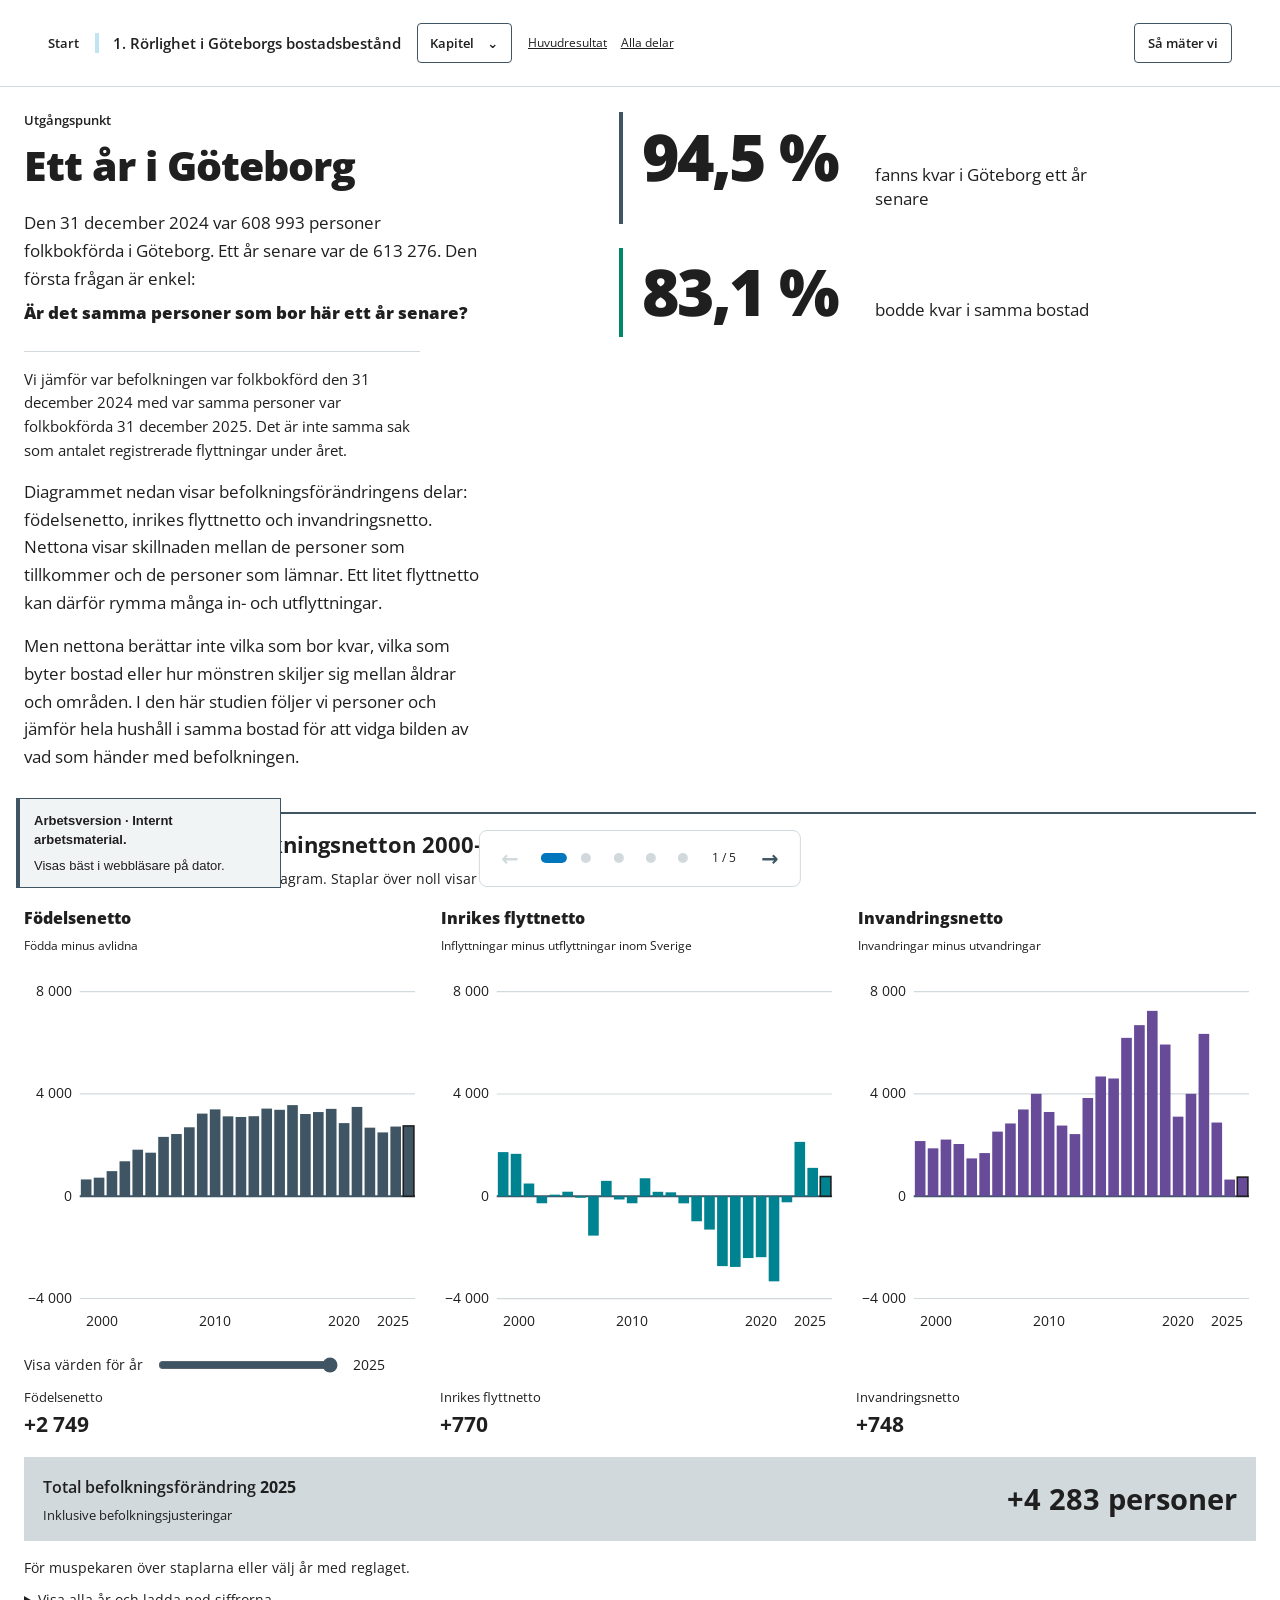
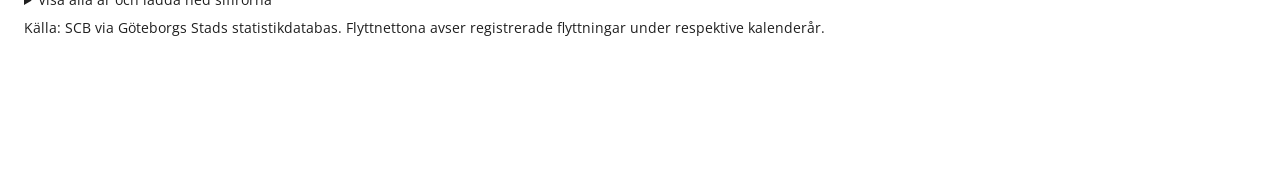
<file: rapport.html>
<!DOCTYPE html>
<html lang="sv">
<head>
<meta charset="utf-8">
<meta name="viewport" content="width=device-width, initial-scale=1">
<title>Arbetsversion 2 · Ett år i Göteborg — rörlighet i bostadsbeståndet</title>

<link rel="preconnect" href="https://fonts.googleapis.com">
<link rel="preconnect" href="https://fonts.gstatic.com" crossorigin>
<link href="https://fonts.googleapis.com/css2?family=Open+Sans:wght@400;600;800&display=swap" rel="stylesheet">
<link rel="stylesheet" href="assets/css/styles.css?v=v2-20260927">
<link rel="stylesheet" href="assets/css/rapport.css?v=v2-20260927">
<link rel="stylesheet" href="assets/css/navigation.css?v=v2-20260927">
<link rel="stylesheet" href="assets/css/intro-slutversion.css?v=v2-20260927">
<link rel="stylesheet" href="assets/css/befolkningsnetton.css">
<link rel="stylesheet" href="arbetslage.css?v=v2-20260927"><link rel="stylesheet" href="assets/css/gemensamt.css?v=v2-20260927"><script src="assets/js/rapportinstallningar.js?v=v2-20260927"></script><link rel="stylesheet" href="assets/css/arbetsversion2.css?v=v2-20260927"></head>

<body>

<a class="hoppa" href="#scen">Hoppa till innehållet</a>

<header class="topp"><div class="topp__vanster"><a class="topp__hem" href="index.html">Start</a><p class="topp__kapitel">1. Rörlighet i Göteborgs bostadsbestånd</p><details class="kapitelmeny"><summary>Kapitel</summary><nav class="kapitelmeny__lista" aria-label="Rapportens kapitel"><ol><li><a href="rapport.html#steg-1" aria-current="page"><b>1.</b><span>Rörlighet i Göteborgs bostadsbestånd</span></a></li><li><a href="kapitel2.html#steg-1"><b>2.</b><span>Kvarboendet över tid</span></a></li><li><a href="kapitel3.html#steg-1"><b>3.</b><span>Ålder och rörlighet</span></a></li><li><a href="kapitel4.html#steg-1"><b>4.</b><span>Kvar, men var?</span></a></li><li><a href="kapitel5.html#steg-1"><b>5.</b><span>Bostaden</span></a></li><li><a href="kapitel6.html#steg-1"><b>6.</b><span>Bostäder och befolkning i olika områden</span></a></li><li><a href="kapitel7.html#steg-1"><b>7.</b><span>Vad förklarar områdesskillnaderna?</span></a></li><li><a href="kapitel8.html#steg-1"><b>8.</b><span>Exempel på annat som spelar in</span></a></li><li><a href="kapitel9.html#steg-1"><b>9.</b><span>Kvarboende över flera år</span></a></li><li><a href="kapitel10.html#steg-1"><b>10.</b><span>Hushållsstabilitet</span></a></li><li><a href="sammanfattning.html#steg-1"><b>•</b><span>Sammanfattning</span></a></li></ol><a class="kapitelmeny__start" href="index.html">Till landningssidan</a></nav></details></div><div class="topp__verktyg"><button class="topp__metod" id="oppna-metod" type="button">Så mäter vi</button></div></header>

<main class="scen" id="scen" tabindex="-1">

  <!-- Steg 1 ------------------------------------------------- -->
  <section class="steg steg--intro aktiv" id="steg-1" data-steg="0" aria-label="Utgångspunkten" aria-hidden="false">
    <div class="steg__vanster">
      <p class="steg__etikett">Utgångspunkt</p>
      <h1>Ett år i Göteborg</h1>
      <p>
        Den 31 december 2024 var
        <span data-intro="start">608&nbsp;993</span> personer folkbokförda i Göteborg.
        Ett år senare var de <span data-intro="slut">613&nbsp;276</span>. Den första frågan är enkel:
        <strong class="steg__fraga">Är det samma personer som bor här ett år senare?</strong>
      </p>

      <p class="not">
        Vi jämför var befolkningen var folkbokförd den 31 december 2024 med var
        samma personer var folkbokförda 31 december 2025. Det är inte samma sak
        som antalet registrerade flyttningar under året.
      </p>
      <p>Diagrammet nedan visar befolkningsförändringens delar: födelsenetto, inrikes flyttnetto och invandringsnetto. Nettona visar skillnaden mellan de personer som tillkommer och de personer som lämnar. Ett litet flyttnetto kan därför rymma många in- och utflyttningar.</p>
      <p>Men nettona berättar inte vilka som bor kvar, vilka som byter bostad eller hur mönstren skiljer sig mellan åldrar och områden. I den här studien följer vi personer och jämför hela hushåll i samma bostad för att vidga bilden av vad som händer med befolkningen.</p>
    </div>

    <div class="steg__hoger">
      <ul class="tresiffror intro-nyckeltal" aria-label="Två nyckeltal om kvarboende under ett år">
        <li><b data-intro="goteborg">94,5 %</b><span>fanns kvar i Göteborg ett år senare</span></li>
        <li><b data-intro="bostad">83,1 %</b><span>bodde kvar i samma bostad</span></li>
      </ul>
    </div>
    <figure class="population-nets" id="population-nets" aria-labelledby="population-nets-title">
      <h3 id="population-nets-title">Göteborgs årliga befolkningsnetton 2000–2025</h3>
      <p>Antal per år · Samma skala i alla tre diagram. Staplar över noll visar ett tillskott, staplar under noll en minskning.</p>
      <div class="population-nets-panels"></div>
      <div class="population-nets-control"><label for="population-nets-year">Visa värden för år</label><input id="population-nets-year" type="range" min="0" max="25" value="25" step="1"><output for="population-nets-year">2025</output></div>
      <div class="population-nets-values" aria-live="polite" aria-atomic="true"></div>
      <div class="population-nets-total" aria-live="polite" aria-atomic="true"><div><span>Total befolkningsförändring <b data-population-total-year>2025</b></span><small>Inklusive befolkningsjusteringar</small></div><strong data-population-total-value></strong></div>
      <p>För muspekaren över staplarna eller välj år med reglaget.</p>
      <details><summary>Visa alla år och ladda ned siffrorna</summary><div class="population-nets-table"><table><thead><tr><th scope="col">År</th><th scope="col">Födelsenetto</th><th scope="col">Inrikes flyttnetto</th><th scope="col">Invandringsnetto</th><th scope="col">Total befolkningsförändring inklusive justeringar</th></tr></thead><tbody></tbody></table></div><button type="button" class="population-nets-csv">Ladda ned tabellen (CSV)</button></details>
      <p>Källa: SCB via Göteborgs Stads statistikdatabas. Flyttnettona avser registrerade flyttningar under respektive kalenderår.</p>
    </figure>
  </section>

  <!-- Sparad för en senare bild. Innehållet i template visas eller körs inte här. -->
  <template id="ringanimation-reserv">
      <figure class="ring" id="ring" aria-labelledby="ringbeskrivning">
        <p class="visuellt-dold" id="ringbeskrivning">
          Av startbefolkningen bodde 83,1 procent kvar i samma bostad och
          11,4 procent bytte bostad inom Göteborg.
        </p>
        <div class="ring__duk">
          <canvas id="ringduk" aria-hidden="true"></canvas>
          <div class="ring__mitt">
            <b data-falt="start">608 996</b>
            <span>folkbokförda<br>31 december <span data-falt="fran">2024</span></span>
          </div>
        </div>
        <figcaption class="ring__nyckel" id="ringnyckel"></figcaption>
      </figure>
  </template>

  <!-- Steg 2 ------------------------------------------------- -->
  <section class="steg" id="steg-2" data-steg="1" aria-label="Vad hände med befolkningen" aria-hidden="true" inert>
    <div class="steg__vanster">
      <p class="steg__etikett">De som lämnar</p>
      <h2>Var tjugonde var inte kvar i Göteborg ett år senare</h2>
      <p>
        <span data-sida2="lamnat-antal">33 637</span> personer,
        eller <span data-sida2="lamnat-andel">5,5 procent</span> av befolkningen den
        31 december 2024, fanns inte kvar i Göteborg ett år senare. Av de personer
        som bodde kvar var de flesta folkbokförda i samma bostad.
      </p>

      <aside class="slutsatsmarkering bostadsbortfall" aria-label="När bostaden inte kan jämföras">
        <p><strong>För omkring två procent av hela startbefolkningen visar uttaget att personerna finns kvar i Göteborg, men bostadsjämförelsen kan inte avgöras.</strong></p>
        <p>De ingår i andelen kvar i Göteborg, men räknas varken som bekräftat kvar i samma bostad eller som bekräftat bostadsbyte.</p>
        <p><strong>83,1 procent är alltså andelen med bekräftat kvarboende i samma bostad.</strong> För den oklassificerade gruppen känner vi inte bostadsutfallet.</p>
      </aside>
      
    </div>
    <div class="steg__hoger">
      <figure class="utfallslista" aria-labelledby="utfallslista-rubrik">
        <figcaption class="utfallslista__rubrik" id="utfallslista-rubrik">
          Var bodde de <strong data-sida2="start">608 993</strong> folkbokförda
          31 december <span data-sida2-ar="2024">2024</span> ett år senare?
        </figcaption>

        <section class="utfallsgrupp" aria-labelledby="kvar-rubrik">
          <div class="utfallsgrupp__huvud">
            <h3 id="kvar-rubrik">Kvar i Göteborg ett år senare</h3>
            <p><strong data-sida2="kvar-antal">575 356</strong><span class="talmarkering" data-sida2="andel-kvar-goteborg">94,5 %</span></p>
          </div>
          <dl class="utfallsgrupp__rader">
            <div>
              <dt><span class="prick" data-farg="samma"></span>Kvar i samma bostad</dt>
              <dd><strong data-sida2="samma-antal">506 073</strong><span>(<span data-sida2="samma-andel">83,1 %</span>)</span></dd>
            </div>
            <div>
              <dt><span class="prick" data-farg="inom"></span>Bytt bostad inom staden</dt>
              <dd><strong data-sida2="inom-antal">57 301</strong><span>(<span data-sida2="inom-andel">9,4 %</span>)</span></dd>
            </div>
            <div>
              <dt><span class="prick" style="background:#d1d9dc"></span>Bostadsuppgift saknas eller är oklar</dt>
              <dd><strong data-sida2="okand-antal">11 982</strong><span>(<span data-sida2="okand-andel">2,0 %</span>)</span></dd>
            </div>
          </dl>
        </section>

        <section class="utfallsgrupp utfallsgrupp--inte" aria-labelledby="inte-kvar-rubrik">
          <div class="utfallsgrupp__huvud">
            <h3 id="inte-kvar-rubrik">Inte kvar i Göteborg ett år senare</h3>
            <p><strong data-sida2="lamnat-antal">33 637</strong><span class="talmarkering" data-sida2="lamnat-andel-kort">5,5 %</span></p>
          </div>
          <dl class="utfallsgrupp__rader">
            <div>
              <dt><span class="prick" data-farg="gr"></span>Övriga Göteborgsregionen</dt>
              <dd><strong data-sida2="gr-antal">10 319</strong><span>(<span data-sida2="gr-andel">1,7 %</span>)</span></dd>
            </div>
            <div>
              <dt><span class="prick" data-farg="sverige"></span>Övriga Sverige</dt>
              <dd><strong data-sida2="sverige-antal">12 408</strong><span>(<span data-sida2="sverige-andel">2,0 %</span>)</span></dd>
            </div>
            <div>
              <dt><span class="prick" data-farg="bort"></span>Avlidna, utvandrade eller okänt</dt>
              <dd><strong data-sida2="bort-antal">10 910</strong><span>(<span data-sida2="bort-andel">1,8 %</span>)</span></dd>
            </div>
          </dl>
        </section>
      </figure>
    </div>
  </section>

  <!-- Steg 3 ------------------------------------------------- -->
  <section class="steg" id="steg-3" data-steg="2" aria-label="Nya göteborgare" aria-hidden="true" inert>
    <div class="steg__vanster">
      <p class="steg__etikett">Nytillkomna</p>
      <h2>Nya göteborgare vid årsskiftet</h2>
      <p>
        <span data-sida3="nya-antal">37 920</span> personer var folkbokförda i Göteborg
        den 31 december <span data-sida3="till">2025</span> utan
        att ha varit det ett år tidigare. Den största gruppen hade flyttat in från
        övriga Sverige, alltså de bodde i kommuner utanför Göteborgsregionen ett år tidigare.
      </p>
      <p class="not">
        Under <span data-sida3="till">2025</span> registrerades <span data-sida3="fodda-officiell">6 875</span>
        födslar i Göteborg. Här räknar vi i stället de <span data-sida3="nollar-antal">6 739</span>
        nollåringar som var folkbokförda i staden vid årsskiftet.
        Det är två olika mått.
      </p>
    </div>
    <div class="steg__hoger">
      <figure class="utfallslista utfallslista--nya" aria-labelledby="nya-tabell-rubrik">
        <div class="utfallsgrupp__huvud">
          <h3 id="nya-tabell-rubrik">Nya göteborgare 31 december <span data-sida3="till">2025</span></h3>
        </div>

        <dl class="utfallsgrupp__rader">
          <div>
            <dt><span class="prick" data-farg="fodda"></span>Nollåringar, födda under året</dt>
            <dd><strong data-sida3="nollar-antal">6 739</strong><span>(<span data-sida3="nollar-andel">1,1 %</span>)</span></dd>
          </div>
          <div>
            <dt><span class="prick" data-farg="gr"></span>Inflyttade från övriga Göteborgsregionen</dt>
            <dd><strong data-sida3="in-gr-antal">8 389</strong><span>(<span data-sida3="in-gr-andel">1,4 %</span>)</span></dd>
          </div>
          <div>
            <dt><span class="prick" data-farg="sverige"></span>Inflyttade från övriga Sverige</dt>
            <dd><strong data-sida3="in-sverige-antal">15 155</strong><span>(<span data-sida3="in-sverige-andel">2,5 %</span>)</span></dd>
          </div>
          <div>
            <dt><span class="prick" data-farg="bort"></span>Invandrade, tidigare ej folkbokförda eller okänt</dt>
            <dd><strong data-sida3="in-utland-antal">7 637</strong><span>(<span data-sida3="in-utland-andel">1,2 %</span>)</span></dd>
          </div>
        </dl>

        <div class="utfallsgrupp__huvud utfallsgrupp__huvud--summa">
          <h3>Nya göteborgare</h3>
          <p><strong data-sida3="nya-antal">37 920</strong><span class="talmarkering" data-sida3="nya-andel-kort">6,2 %</span></p>
        </div>
        <p class="utfallslista__fotnot">
          Procenttalen avser andelen av de folkbokförda i Göteborg den 31 december
          <span data-sida3="till">2025</span>.
        </p>
      </figure>
    </div>
  </section>

  <!-- Steg 4: syntesen -->
  <section class="steg" id="steg-4" data-steg="3" aria-label="Året i sin helhet" aria-hidden="true" inert>
    <div class="steg__vanster">
      <p class="steg__etikett">Helheten</p>
      <h2>Året i sin helhet</h2>
      <p>Göteborgs befolkning ökade med <strong data-sida4="forandring">4 283</strong> personer mellan årsskiftena. Samtidigt fanns <strong data-sida4="lamnat-antal">33 637</strong> av de personer som bodde här ett år tidigare inte längre kvar i staden, och <strong data-sida4="nya-antal">37 920</strong> personer hade tillkommit.</p>
      <p class="steg__slutsats">Befolkningsökningen visar alltså inte hur mycket befolkningens sammansättning förändras. Bakom siffran +<span data-sida4="forandring">4 283</span> sker många demografiska händelser när barn föds, personer avlider och personer flyttar.</p>
    </div>
    <div class="steg__hoger">
      <figure class="utfallslista arsflode arsoversikt" aria-labelledby="arsbild-rubrik">
        <figcaption id="arsbild-rubrik">Från ett årsskifte till nästa</figcaption>
        <div class="arsflode__total arsflode__total--start">
          <h3>Folkbokförda 31 december 2024</h3>
          <p><strong data-sida4="start">608 993</strong></p>
        </div>
        <dl class="arsoversikt__kontrast">
          <div><dt>Kvar från 2024-12-31</dt><dd data-sida4="kvar-antal">575 356</dd><dd class="arsoversikt__forklaring">Folkbokförda i Göteborg vid båda årsskiftena.</dd></div>
          <div><dt>Inte kvar i Göteborg</dt><dd data-sida4="lamnat-antal">33 637</dd><dd class="arsoversikt__forklaring">Personer från startbefolkningen som inte längre fanns i staden.</dd></div>
          <div><dt>Nytillkomna i Göteborg</dt><dd data-sida4="nya-antal">37 920</dd><dd class="arsoversikt__forklaring">Personer som inte var folkbokförda här vid starten.</dd></div>
        </dl>
        <div class="arsflode__total arsflode__total--slut">
          <h3>Folkbokförda 31 december 2025</h3>
          <p><strong data-sida4="slut">613 276</strong></p>
        </div>
        <div class="arsoversikt__okning"><span>Befolkningsökning under året</span><strong>+<span data-sida4="forandring">4 283</span></strong></div>
        <p class="utfallslista__fotnot">Kvar avser Göteborg, oavsett om personen har bytt bostad inom staden.</p>
      </figure>
    </div>
  </section>

  <!-- Steg 5 ------------------------------------------------- -->
  <section class="steg steg--jamforelse" id="steg-5" data-steg="4" aria-label="Det som inte syns" aria-hidden="true" inert>
    <div class="steg__vanster">
      <p class="steg__etikett">Mellan mättillfällena</p>
      <h2>Mer rörelse än vad som syns i skillnaden mellan två årsskiften</h2>
      <p>Vi ser var människor var folkbokförda vid två årsskiften. Mellan dessa tidpunkter kan en person ha flyttat flera gånger.</p>
      <p>Den som lämnar Göteborg och återvänder före årets slut räknas som kvar i staden. Personen behöver inte ha återvänt till samma bostad.</p>
      <p>Rapporten jämför personer vid två årsskiften. Händelsestatistiken räknar i stället födslar, dödsfall och varje registrerad flyttning under kalenderåret. Samma person kan stå för flera flytthändelser.</p>
      <p class="steg__slutsats">Nu har vi tittat på det senaste årets flöden. Men är 2024 till 2025 ett vanligt år?</p>
    </div>
    <div class="steg__hoger">
<figure class="flyttexempel" aria-labelledby="flytt-rubrik">
        <figcaption id="flytt-rubrik">Två flyttningar – ändå kvar i Göteborg</figcaption>
        <svg class="flyttexempel__bild" viewBox="0 0 560 300" role="img" aria-labelledby="flytt-titel flytt-beskrivning">
          <title id="flytt-titel">Två flyttningar mellan årsskiftena</title>
          <desc id="flytt-beskrivning">Tiden går från vänster till höger. Personen bor i Göteborg den 31 december 2024, flyttar till en annan kommun under 2025 och flyttar tillbaka till Göteborg före den 31 december 2025. Båda flyttningarna sker mellan mättillfällena.</desc>
          <text x="162" y="28" text-anchor="middle" class="flyttetikett">1. Flyttar ut</text>
          <text x="398" y="28" text-anchor="middle" class="flyttetikett">2. Flyttar tillbaka</text>
          <path class="flyttvag" id="flytt-ut" pathLength="1" d="M72 112 Q162 12 266 72" fill="none" stroke="#3f5564" stroke-width="2.5"/>
          <path class="flyttvag" id="flytt-in" pathLength="1" d="M294 72 Q398 12 488 112" fill="none" stroke="#3f5564" stroke-width="2.5"/>
          <path id="flytt-pil-ut" class="flyttpil" d="M0 0 L-11 -5 L-8 0 L-11 5 Z" transform="translate(266 72) rotate(30)" fill="#3f5564"/>
          <path id="flytt-pil-in" class="flyttpil" d="M0 0 L-11 -5 L-8 0 L-11 5 Z" transform="translate(488 112) rotate(48)" fill="#3f5564"/>
          <circle cx="60" cy="122" r="6" data-farg="morkbla" fill="#3f5564"/>
          <circle cx="280" cy="78" r="6" fill="#d1d9dc" stroke="#3f5564"/>
          <circle cx="500" cy="122" r="6" data-farg="morkbla" fill="#3f5564"/>
          <text x="60" y="150" text-anchor="middle" font-weight="800">Göteborg</text>
          <text x="280" y="111" text-anchor="middle" font-weight="800">Annan kommun</text>
          <text x="500" y="150" text-anchor="middle" font-weight="800">Göteborg</text>
          <line x1="60" x2="60" y1="160" y2="220" stroke="#d1d9dc" stroke-dasharray="3 4"/>
          <line x1="500" x2="500" y1="160" y2="220" stroke="#d1d9dc" stroke-dasharray="3 4"/>
          <text x="280" y="195" text-anchor="middle" class="flytt-ar">Under kalenderåret 2025</text>
          <line x1="60" x2="500" y1="220" y2="220" stroke="#3f5564" stroke-width="2"/>
          <circle cx="60" cy="220" r="5" fill="#ffffff" stroke="#3f5564" stroke-width="2"/>
          <circle cx="500" cy="220" r="5" fill="#ffffff" stroke="#3f5564" stroke-width="2"/>
          <text x="60" y="247" text-anchor="middle"><tspan x="60">31 december</tspan><tspan x="60" dy="21" font-weight="800">2024</tspan></text>
          <text x="500" y="247" text-anchor="middle"><tspan x="500">31 december</tspan><tspan x="500" dy="21" font-weight="800">2025</tspan></text>
        </svg>
        <p>Två registrerade flyttningar under året. Personen räknas ändå som kvarboende i Göteborg vid jämförelsen mellan årsskiftena.</p>
      </figure>
      <details class="v2-fordjupning"><summary>Fördjupning: registrerade händelser och befolkningsbalans</summary><section class="sida5-handelser" aria-labelledby="handelser-rubrik"><h3 id="handelser-rubrik">Registrerade händelser under 2025</h3><div class="sida5-bokforing"><dl><div><dt>Födda</dt><dd data-handelse="fodda">6 875</dd></div><div><dt>Avlidna</dt><dd data-handelse="avlidna">4 126</dd></div><div><dt>Flyttningar inom Göteborg</dt><dd data-handelse="flytt_inom_gbg">73 020</dd></div><div><dt>Inflyttningar från övriga GR</dt><dd data-handelse="in_gr">10 100</dd></div><div><dt>Inflyttningar från övriga Sverige</dt><dd data-handelse="in_riket">18 260</dd></div><div><dt>Invandringar</dt><dd data-handelse="invandring">7 933</dd></div><div><dt>Utflyttningar till övriga GR</dt><dd data-handelse="ut_gr">12 092</dd></div><div><dt>Utflyttningar till övriga Sverige</dt><dd data-handelse="ut_riket">15 498</dd></div><div><dt>Utvandringar</dt><dd data-handelse="utvandring">7 185</dd></div></dl><aside class="sida5-netton" aria-label="Netton som bidrar till befolkningsförändringen"><h4>Bidrag till förändringen</h4><p>Inflyttningar minus utflyttningar, samt födda minus avlidna.</p><div class="sida5-netto"><span>Födda − avlidna</span><strong>+2 749</strong></div><div class="sida5-netto"><span>Övriga GR</span><strong>−1 992</strong></div><div class="sida5-netto"><span>Övriga Sverige</span><strong>+2 762</strong></div><div class="sida5-netto"><span>Utlandet</span><strong>+748</strong></div><div class="sida5-nettosumma"><span>Summa netton:</span><strong>+4 267</strong></div><div class="sida5-netto sida5-avstamning"><span>Avstämningsdifferens</span><strong>+16</strong></div><div class="sida5-nettosumma"><span>Befolkningsökning</span><strong>+4 283</strong></div></aside></div><p class="sida5-internflytt">Flyttningar inom Göteborg påverkar inte stadens befolkningsökning.</p><p class="utfallslista__fotnot">Befolkningen ökade med 4 283 personer mellan årsskiftena i vårt underlag (613 276 − 608 993). Händelsetalens netto är +4 267; avstämningsdifferensen är därför +16. SCB:s befolkningsredovisning innehåller också en justeringspost för tidigare händelser som rapporterats senare. Sekretesskyddet CKM och skillnader mellan underlagen kan påverka avstämningen. De 16 är här en beräknad differens, inte en separat uppmätt justeringspost.<br>Källa för händelser: SCB:s befolkningsstatistik via Göteborgs Stads statistikdatabas. GR = Göteborgsregionen.</p></section></details>
    </div>
  </section>

</main>

<!-- Metodpanel ------------------------------------------------ -->
<dialog class="metod" id="metod" aria-labelledby="metod-rubrik">
  <button class="metod__stang" id="stang-metod" type="button" aria-label="Stäng hjälptext"><span aria-hidden="true">×</span> Stäng hjälptext</button>
  <div class="metod__inner">
    <h2 id="metod-rubrik">Så mäter vi</h2>

    <p>
      Analysen bygger på folkbokföringen. Vi tar alla som var folkbokförda i
      Göteborg den 31 december ett år och ser var samma personer var
      folkbokförda den 31 december året därpå.
    </p>

    <h3>Kvarboende och byte av folkbokföringsadress</h3>
    <p>
      <strong>Kvarboende</strong> betyder att personen är folkbokförd på samma
      lägenhet vid båda årsskiftena. <strong>Byte av folkbokföringsadress</strong>,
      i kortform bytt bostad, betyder att adressen är en annan.
    </p>
    <p>
      Detta är inte detsamma som flyttningar i den officiella
      befolkningsstatistiken. Där räknas varje registrerad flyttning under
      kalenderåret, och en person kan flytta flera gånger. Hos oss räknas
      personer, inte händelser. Den som flyttat två gånger och landat där hon
      började räknas som kvarboende.
    </p>

    <h3>Nollåringar, inte födda</h3>
    <p>
      Det vi kallar nollåringar är barn födda under året som är folkbokförda i
      Göteborg vid årsskiftet. Det är något färre än antalet barn som föddes i
      Göteborg, eftersom en del flyttat under året och andra flyttat hit.
    </p>

    <h3>Avlidna och utvandrade</h3>
    <p>
      De två går inte att skilja åt i vårt material. Registret visar bara att
      personen inte längre är folkbokförd i Sverige. I fördjupningen i steg fem
      jämförs kategorin med summan av officiellt registrerade utvandringar och dödsfall.
    </p>

    <h3>När bostadsuppgiften saknas eller är oklar</h3><p>Det gäller personer som är folkbokförda i Göteborg båda åren, men vars bostadsjämförelse inte kan avgöras i uttaget. De räknas varken som bekräftat kvar i samma bostad eller som bekräftat bostadsbyte.</p><p>Andelen 83,1 procent avser bekräftat kvarboende i samma bostad, med hela startbefolkningen som nämnare.</p><p>Personerna ingår i Göteborgs befolkning och i andelen kvar i staden. Bortfallet gäller jämförelsen av bostad, och fördelas inte ut mellan samma och annan bostad.</p><h3>Nationell kvalitetsbeskrivning</h3><p class="not bostadsbortfall-scb">SCB beskriver att en del folkbokförda saknar koppling till lägenhetsregistret. I kvalitetsdeklarationen för 2025 anges cirka 2,6 procent nationellt. <a href="https://www.scb.se/contentassets/9299bfcd87ba4c828a8d46b4db49d67a/be0101_-kd_2025.pdf#page=14" target="_blank" rel="noopener">SCB:s beskrivning, sidan 14</a>.</p><p>Den nationella uppgiften gäller lägenhetskoppling vid en tidpunkt. Rapportens lokala bortfall gäller om bostaden kan jämföras mellan två år. De är inte samma kvalitetsmått.</p><h3>Bostäder</h3>
    <p>
      En bostad räknas här som en lägenhet där någon är folkbokförd. Tomma
      lägenheter syns aldrig i materialet. År <span data-falt="till">2025</span> fanns
      <span data-falt="bostader-register">312&nbsp;429</span> bostäder i lägenhetsregistret och
      <span data-falt="bostadshushall">298&nbsp;122</span> bostadshushåll. Skillnaden är
      <span data-falt="bostader-tomma">14&nbsp;307</span>
      bostäder. Registertotalernas avgränsningar behöver jämföras innan
      skillnaden tolkas som bostäder utan folkbokförda; den mäter inte i sig fysisk vakans.
    </p>

<h3>Källor</h3>
    <p id="metod-kallor"></p>

  </div>
</dialog>

<nav class="navigering" aria-label="Delsidor i kapitel 1">
<button class="nav__knapp" id="bakat" type="button" aria-label="Föregående delsida" title="Föregående delsida · vänsterpil">←</button>
<ol class="nav__punkter" id="punkter"></ol><span class="nav__antal"></span>
<button class="nav__knapp" id="framat" type="button" aria-label="Nästa delsida" title="Nästa delsida · högerpil">→</button>
<a class="nav__nasta" href="kapitel2.html#steg-1" aria-label="Nästa kapitel: 2. Kvarboendet över tid" title="2. Kvarboendet över tid" hidden>Nästa <span aria-hidden="true">→</span></a>
</nav>


<p class="visuellt-dold" id="stegstatus" aria-live="polite"></p>

<script src="data/flode.js?v=032e635a07d5"></script>
<script src="assets/js/farger.js?v=v2-20260927"></script>
<script src="assets/js/rapport.js?v=v2-20260927"></script>
<script src="assets/js/flyttexempel.js?v=v2-20260927"></script>
<script src="assets/js/navigation.js?v=v2-20260927"></script>
<script src="data/intro-slutversion.js"></script><script src="assets/js/intro-slutversion.js?v=v2-20260927"></script>
<script src="data/sida2-slutversion.js"></script><script src="assets/js/sida2-slutversion.js?v=v2-20260927"></script>
<script src="data/sida3-slutversion.js"></script><script src="assets/js/sida3-slutversion.js?v=v2-20260927"></script>
<script src="data/sida4-slutversion.js"></script><script src="assets/js/sida4-slutversion.js?v=v2-20260927"></script>
<script src="data/sida5-slutversion.js"></script>
<script src="assets/js/befolkningsnetton.js"></script>
<script src="arbetslage.js?v=v2-20260927"></script><script src="assets/js/arbetsversion2.js?v=v2-20260927"></script></body>
</html>
</file>
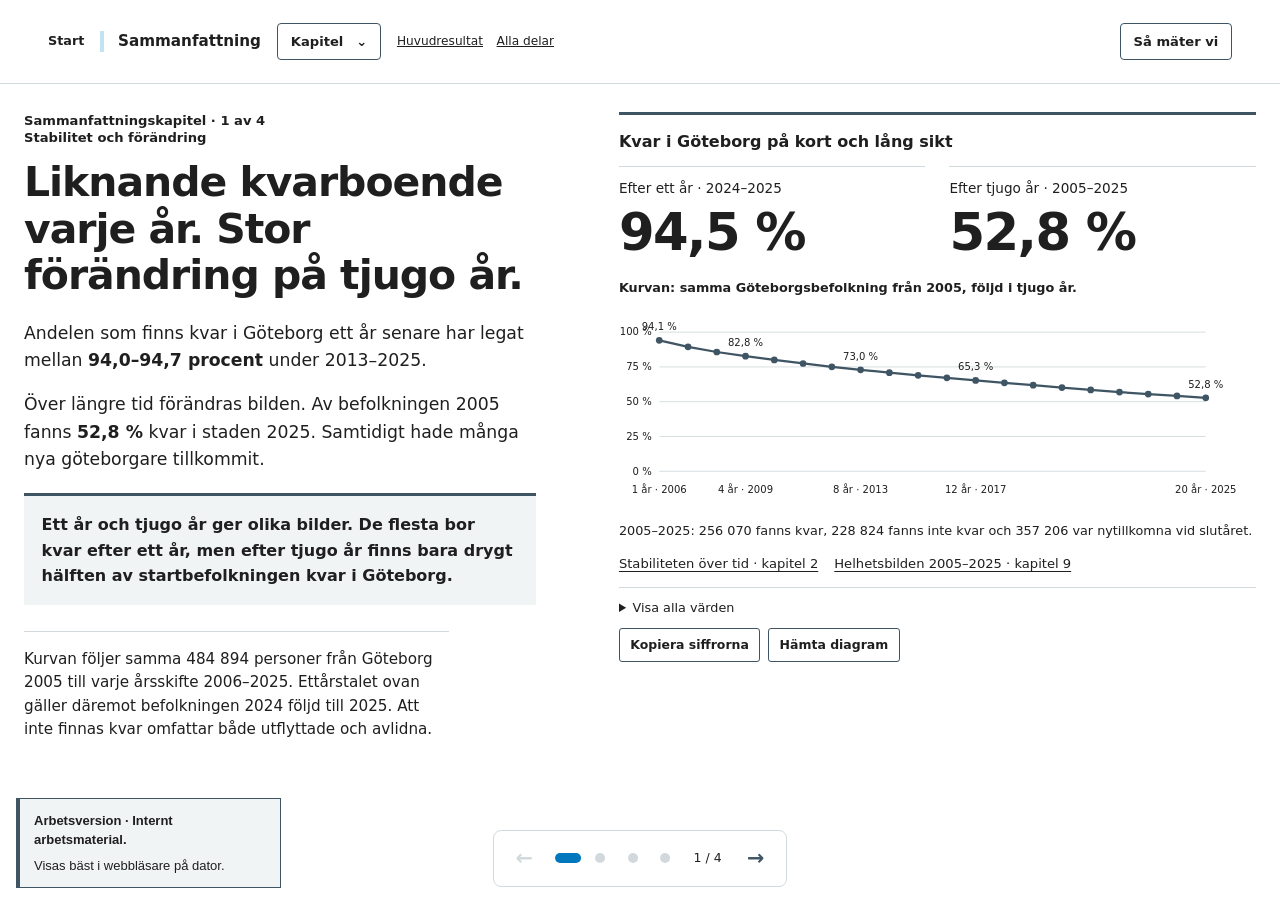
<file: sammanfattning.html>
<!doctype html><html lang="sv"><head><meta charset="utf-8"><meta name="viewport" content="width=device-width, initial-scale=1"><title>Arbetsversion 2 · Vad vi vet nu — Rörlighet i Göteborg</title><link rel="stylesheet" href="assets/css/styles.css?v=v2-20260927"><link rel="stylesheet" href="assets/css/rapport.css?v=v2-20260927"><link rel="stylesheet" href="assets/css/sammanfattning.css?v=v2-20260927"><link rel="stylesheet" href="assets/css/navigation.css?v=v2-20260927"><link rel="stylesheet" href="arbetslage.css?v=v2-20260927"><link rel="stylesheet" href="assets/css/gemensamt.css?v=v2-20260927"><script src="assets/js/rapportinstallningar.js?v=v2-20260927"></script><link rel="stylesheet" href="assets/css/arbetsversion2.css?v=v2-20260927"></head><body>
<a class="hoppa" href="#scen">Hoppa till innehållet</a><header class="topp"><div class="topp__vanster"><a class="topp__hem" href="index.html">Start</a><p class="topp__kapitel">Sammanfattning</p><details class="kapitelmeny"><summary>Kapitel</summary><nav class="kapitelmeny__lista" aria-label="Rapportens kapitel"><ol><li><a href="rapport.html#steg-1"><b>1.</b><span>Rörlighet i Göteborgs bostadsbestånd</span></a></li><li><a href="kapitel2.html#steg-1"><b>2.</b><span>Kvarboendet över tid</span></a></li><li><a href="kapitel3.html#steg-1"><b>3.</b><span>Ålder och rörlighet</span></a></li><li><a href="kapitel4.html#steg-1"><b>4.</b><span>Kvar, men var?</span></a></li><li><a href="kapitel5.html#steg-1"><b>5.</b><span>Bostaden</span></a></li><li><a href="kapitel6.html#steg-1"><b>6.</b><span>Bostäder och befolkning i olika områden</span></a></li><li><a href="kapitel7.html#steg-1"><b>7.</b><span>Vad förklarar områdesskillnaderna?</span></a></li><li><a href="kapitel8.html#steg-1"><b>8.</b><span>Exempel på annat som spelar in</span></a></li><li><a href="kapitel9.html#steg-1"><b>9.</b><span>Kvarboende över flera år</span></a></li><li><a href="kapitel10.html#steg-1"><b>10.</b><span>Hushållsstabilitet</span></a></li><li><a href="sammanfattning.html#steg-1" aria-current="page"><b>•</b><span>Sammanfattning</span></a></li></ol><a class="kapitelmeny__start" href="index.html">Till landningssidan</a></nav></details></div><div class="topp__verktyg"><button class="topp__metod" id="oppna-metod" type="button">Så mäter vi</button></div></header>
<main class="scen" id="scen" tabindex="-1">
<section class="steg aktiv" id="steg-1" aria-label="Stabilitet och förändring" aria-hidden="false"><div class="steg__vanster"><p class="steg__etikett"><strong>Sammanfattningskapitel · 1 av 4</strong><br>Stabilitet och förändring</p><h1>Liknande kvarboende varje år. Stor förändring på tjugo år.</h1>
<p>Andelen som finns kvar i Göteborg ett år senare har legat mellan <strong data-sum="year-range"></strong> under 2013–2025.</p>
<p>Över längre tid förändras bilden. Av befolkningen 2005 fanns <strong data-sum="twenty"></strong> kvar i staden 2025. Samtidigt hade många nya göteborgare tillkommit.</p>
<p class="ks__summary">Ett år och tjugo år ger olika bilder. De flesta bor kvar efter ett år, men efter tjugo år finns bara drygt hälften av startbefolkningen kvar i Göteborg.</p>
<p class="not">Kurvan följer samma 484 894 personer från Göteborg 2005 till varje årsskifte 2006–2025. Ettårstalet ovan gäller däremot befolkningen 2024 följd till 2025. Att inte finnas kvar omfattar både utflyttade och avlidna.</p>
</div><div class="steg__hoger"><div class="ks" id="ks-overview"><h3>Kvar i Göteborg på kort och lång sikt</h3><div class="ks__contrast"><div><span>Efter ett år · 2024–2025</span><b data-sum="one"></b></div><div><span>Efter tjugo år · 2005–2025</span><b data-sum="twenty"></b></div></div><p class="ks__note"><strong>Kurvan: samma Göteborgsbefolkning från 2005, följd i tjugo år.</strong></p><div class="ks__plot" id="ks-curve"></div><p class="ks__note" id="ks-book"></p><p class="ks__links"><a href="kapitel2.html#steg-1">Stabiliteten över tid · kapitel 2</a><a href="kapitel9.html#steg-5">Helhetsbilden 2005–2025 · kapitel 9</a></p></div></div></section>
<section class="steg" id="steg-2" aria-label="Ålder, bostad och boendetid" aria-hidden="true" inert><div class="steg__vanster"><p class="steg__etikett"><strong>Sammanfattningskapitel · 2 av 4</strong><br>Ålder, bostad och boendetid</p><h2>Bostaden och livsfasen hänger ihop med kvarboendet.</h2>
<p>Unga vuxna byter bostad oftare än många andra åldersgrupper. Kvarboendet är också lägre i specialbostäder än i småhus och bland personer med kort observerad boendetid jämfört med personerna som bott längre i sin bostad.</p><p>Även byggåret visar ett mönster. I hyresrätter byggda 2016–2024 bor <strong>74,7 procent</strong> kvar, jämfört med <strong>88,6 procent</strong> i hyresrätter byggda 1991–2005. Nyare bostäder har däremot inte genomgående lägre kvarboende i alla bostadstyper.</p>
<p class="steg__slutsats">Mönstren överlappar. Ålder, bostadstyp och boendetid beskriver olika sidor av befolkningens boende och livsfaser.</p>
<p class="not">De fyra jämförelserna visar kvar i samma bostad efter ett år. Spannen gäller olika gruppindelningar och är inte ett mått på vilken faktor som har störst effekt. Ålder är en ingång till livsfaser, inte en uppgift om personens familjesituation eller flyttmotiv.</p>
</div><div class="steg__hoger"><div class="ks" id="ks-ranges"><h3>Kvar i samma bostad · 2024–2025</h3><div class="ks__controls"><button id="ks-range-scale" type="button">Visa närbild 50–100 %</button></div><div class="ks__plot" id="ks-range-plot"></div><p class="ks__note">Spann mellan lägsta och högsta andelen i respektive indelning. Byggår jämförs här inom hyresrätter. Välj Ålder, Bostadstyp, Boendetid eller Byggår nedan för att se gruppernas värden och kapitelhänvisning.</p><div class="ks__choices" id="ks-range-choices" role="group" aria-label="Utforska gruppindelning"></div><div id="ks-range-detail"></div></div></div></section>
<section class="steg" id="steg-3" aria-label="Områdenas sammansättning" aria-hidden="true" inert><div class="steg__vanster"><p class="steg__etikett"><strong>Sammanfattningskapitel · 3 av 4</strong><br>Områdenas sammansättning</p><h2>Områdesjämförelsen förändras när vi tar hänsyn till ålder och bostadstyp.</h2>
<p>Mellanområdenas kvarboende skiljer sig åt. När varje område jämförs med ett förväntat värde utifrån dess åldrar och bostadstyper är spridningen i avvikelserna mindre.</p>
<p>Standardavvikelsen är ett mått på spridningen mellan områdena. Ett lägre värde betyder att skillnaderna är mindre. Den går från <strong data-sum="spread-raw"></strong> för områdenas faktiska kvarboende till <strong data-sum="spread-both"></strong> för skillnaden mellan faktiskt och förväntat kvarboende när vi tar hänsyn till både bostadstyp och ålder.</p>
<p class="steg__slutsats">För att förstå områdesskillnader behöver vi se vilka bostäder som finns där och vilka personer som bor i bostäderna.</p>
<p class="not">Jämförelsen visar inte orsak eller en andel ”förklarad variation”. Boendetid, rumsstorlek och byggår ingår inte i justeringen. Att en skillnad återstår visar inte heller att den orsakas av platsen.</p>
</div><div class="steg__hoger"><div class="ks" id="ks-adjustment"><h3>Spridning mellan 36 mellanområden</h3><p class="ks__note">Spridning mätt med standardavvikelse, i procentenheter · 2024–2025 · samma bostad</p><div class="ks__plot" id="ks-spread-plot"></div><p class="ks__note">Lägre värde betyder mindre spridning mellan områdena. Första raden gäller faktiska andelar kvar i samma bostad. Övriga gäller skillnaden mellan faktiskt och förväntat kvarboende. Ålder och bostadstyp var för sig är alternativa jämförelser, inte steg som läggs till efter varandra.</p><a href="kapitel7.html#steg-3">Utforska områdena och metoden · kapitel 7</a></div></div></section>
<section class="steg" id="steg-4" aria-label="Rapportens viktigaste slutsatser" aria-hidden="true" inert><div class="steg__vanster"><p class="steg__etikett"><strong>Sammanfattningskapitel · 4 av 4</strong><br>Att ta med sig</p><h2>Bostäderna och befolkningens ålder hjälper oss förstå områdesskillnaderna.</h2><p>En stor del av skillnaderna i kvarboende mellan områdena hänger samman med <strong>bostadsbeståndet och de boendes ålder</strong>. Olika bostäder och livsfaser ger olika förutsättningar för rörlighet.</p><p>Det hjälper oss att tolka områdesindikatorer, förstå befolkningsomsättning över planeringsperioder och formulera frågor om möjligheten att byta bostad lokalt. Det är användningar av ett beskrivande underlag, inte rekommendationer om åtgärder som rapporten har utvärderat.</p><p class="not">Ålder, bostadstyp, bostadsstorlek, byggår, boendetid och geografi samvarierar. Ansatsen är att synliggöra mönster, inte att fastställa separata orsakseffekter eller göra en uttömmande statistisk analys. Flera frågor behöver fördjupas i kommande analyser.</p></div><div class="steg__hoger"><div class="ks"><h3>Fyra perspektiv att ta med vidare</h3><div class="ks__takeaways"><section><span>01</span><div><h4>Olika områden har olika förutsättningar</h4><p>När vi tar hänsyn till bostadstyper och befolkningens ålder blir skillnaderna mellan områdena betydligt mindre. En hög eller låg andel kvarboende behöver därför sättas i relation till områdets bostäder och befolkning.</p></div></section><section><span>02</span><div><h4>Tidsperspektivet förändrar bilden</h4><p>Ett år framåt bor de flesta kvar. Över en, två och tre politiska mandatperioder finns en allt mindre del av startbefolkningen kvar i staden. Samtidigt tillkommer nya invånare. Befolkningen är rörlig och föränderlig även när förändringen från ett år till nästa verkar liten.</p></div></section><section><span>03</span><div><h4>Livsfaser hjälper oss förstå rörligheten</h4><p>I vissa åldrar flyttar människor oftare. Behov och boende kan förändras när man lämnar föräldrahemmet, bildar familj eller blir äldre. Rapporten visar mönster som kan belysas vidare, exempelvis möjligheten att byta bostad men bo kvar i närområdet.</p></div></section><section><span>04</span><div><h4>Gränserna påverkar statistiken</h4><p>Göteborgs områdesindelningar har administrativa gränser. De beskriver inte hur människor rör sig och lever i vardagen. Hur gränserna dras påverkar därför statistiska mått och jämförelser. Även kommungränsen är administrativ, och Göteborg ingår i större funktionella bostads- och arbetsmarknader.</p><p><a href="kapitel4.html#steg-3">Utforska de administrativa nivåerna i kapitel 4:3</a> och se hur befolkning och bostadsbestånd ser ut när du byter geografisk nivå.</p></div></section></div><details><summary>Möjliga fördjupningar</summary><ul><li>Bostadsstorlek, nybyggnation och boendetid i områdesjämförelser.</li><li>Möjligheten att byta bostad inom närområdet när behoven förändras.</li><li>Hushållens livsfaser och förändringar över tid.</li><li>Flerårsmönster för olika startkohorter.</li></ul></details><p class="ks__links"><a href="kapitel4.html#steg-1">Geografiska nivåer · kapitel 4</a><a href="kapitel8.html#steg-1">Boendetid och byggår · kapitel 8</a></p>
</div></div></section></main>
<nav class="navigering" aria-label="Delsidor i sammanfattningen"><button class="nav__knapp" id="bakat" type="button" aria-label="Föregående delsida">←</button><ol class="nav__punkter" id="punkter"></ol><span class="nav__antal"></span><button class="nav__knapp" id="framat" type="button" aria-label="Nästa delsida">→</button></nav><p class="visuellt-dold" id="stegstatus" aria-live="polite"></p>
<dialog class="metod" id="metod" aria-labelledby="metod-rubrik"><button class="metod__stang" id="stang-metod" type="button" aria-label="Stäng hjälptext"><span aria-hidden="true">×</span> Stäng hjälptext</button><div class="metod__inner"><h2 id="metod-rubrik">Om sammanfattningens mått</h2>
<p>Sammanfattningen använder samma uppgifter som rapportens kapitel. Inga nya statistiska modeller skattas här. Minima och maxima väljs från de grupper som visas i kapitlen; skillnaden mellan högsta och lägsta värde beräknas för diagrammet.</p>
<h3>Samma mått, olika gruppindelningar</h3><p>Ålder, bostadstyp, boendetid och byggår visas alla som kvar i samma bostad 2024–2025. Åldersraden omfattar samtliga tolv grupper i kapitel 3, bostadsraden de fyra typerna i kapitel 5 och boendetidsraden de fyra grupperna i kapitel 8. Byggårsraden jämför de sju byggårsklasserna inom hyresrätter i flerbostadshus i kapitel 8. Det är ingen jämförelse av isolerade effekter och inte en gemensam kontroll. Boendetidens längsta grupp är 5 år eller längre, observerat vid årsskiften. Historiken börjar 2019. Ofullständig historik och saknad startbostad ingår inte i de fyra visade grupperna.</p>
<h3>Spridning i procentenheter</h3><p>Värdena hämtas från kapitel 7:s fördjupning: oviktad standardavvikelse mellan 36 mellanområden, med stickprovsformeln (n−1). Första måttet gäller observerade andelar. Övriga gäller områdenas skillnad mellan observerat och förväntat. Ålder, bostadstyp och kombinationen är separata referensberäkningar. Boendetid ingår inte. Spridningen beskriver utfallet av jämförelsen, inte andelen som orsakas av en viss faktor.</p>
<h3>Flerårsjämförelsen</h3><p>Kurvan följer Göteborgs fasta startbefolkning den 31 december 2005 till 2006–2025. Bokföringsmeningen använder det kompletterande uttaget i kapitel 9: startbefolkning, kvarvarande, inte kvarvarande och nytillkomna hämtas direkt från bokföringsunderlaget. Siffrorna hämtas från de uppdaterade tabellerna 13 och 16. Ettårsnyckeltalet gäller 2024–2025 och har en annan startgrupp än kurvans första punkt.</p>
<p>Källa: SCB, specialbeställning gjord inom arbetsprojektet Agenda2030 och Jämlikt Göteborg.</p></div></dialog>
<script src="data/sammanfattning-ny.js"></script><script src="data/k8-byggar-ny.js"></script><script src="assets/js/sammanfattning.js?v=v2-20260927"></script><script src="assets/js/navigation.js?v=v2-20260927"></script><script src="arbetslage.js?v=v2-20260927"></script><script src="assets/js/arbetsversion2.js?v=v2-20260927"></script></body></html>
</file>
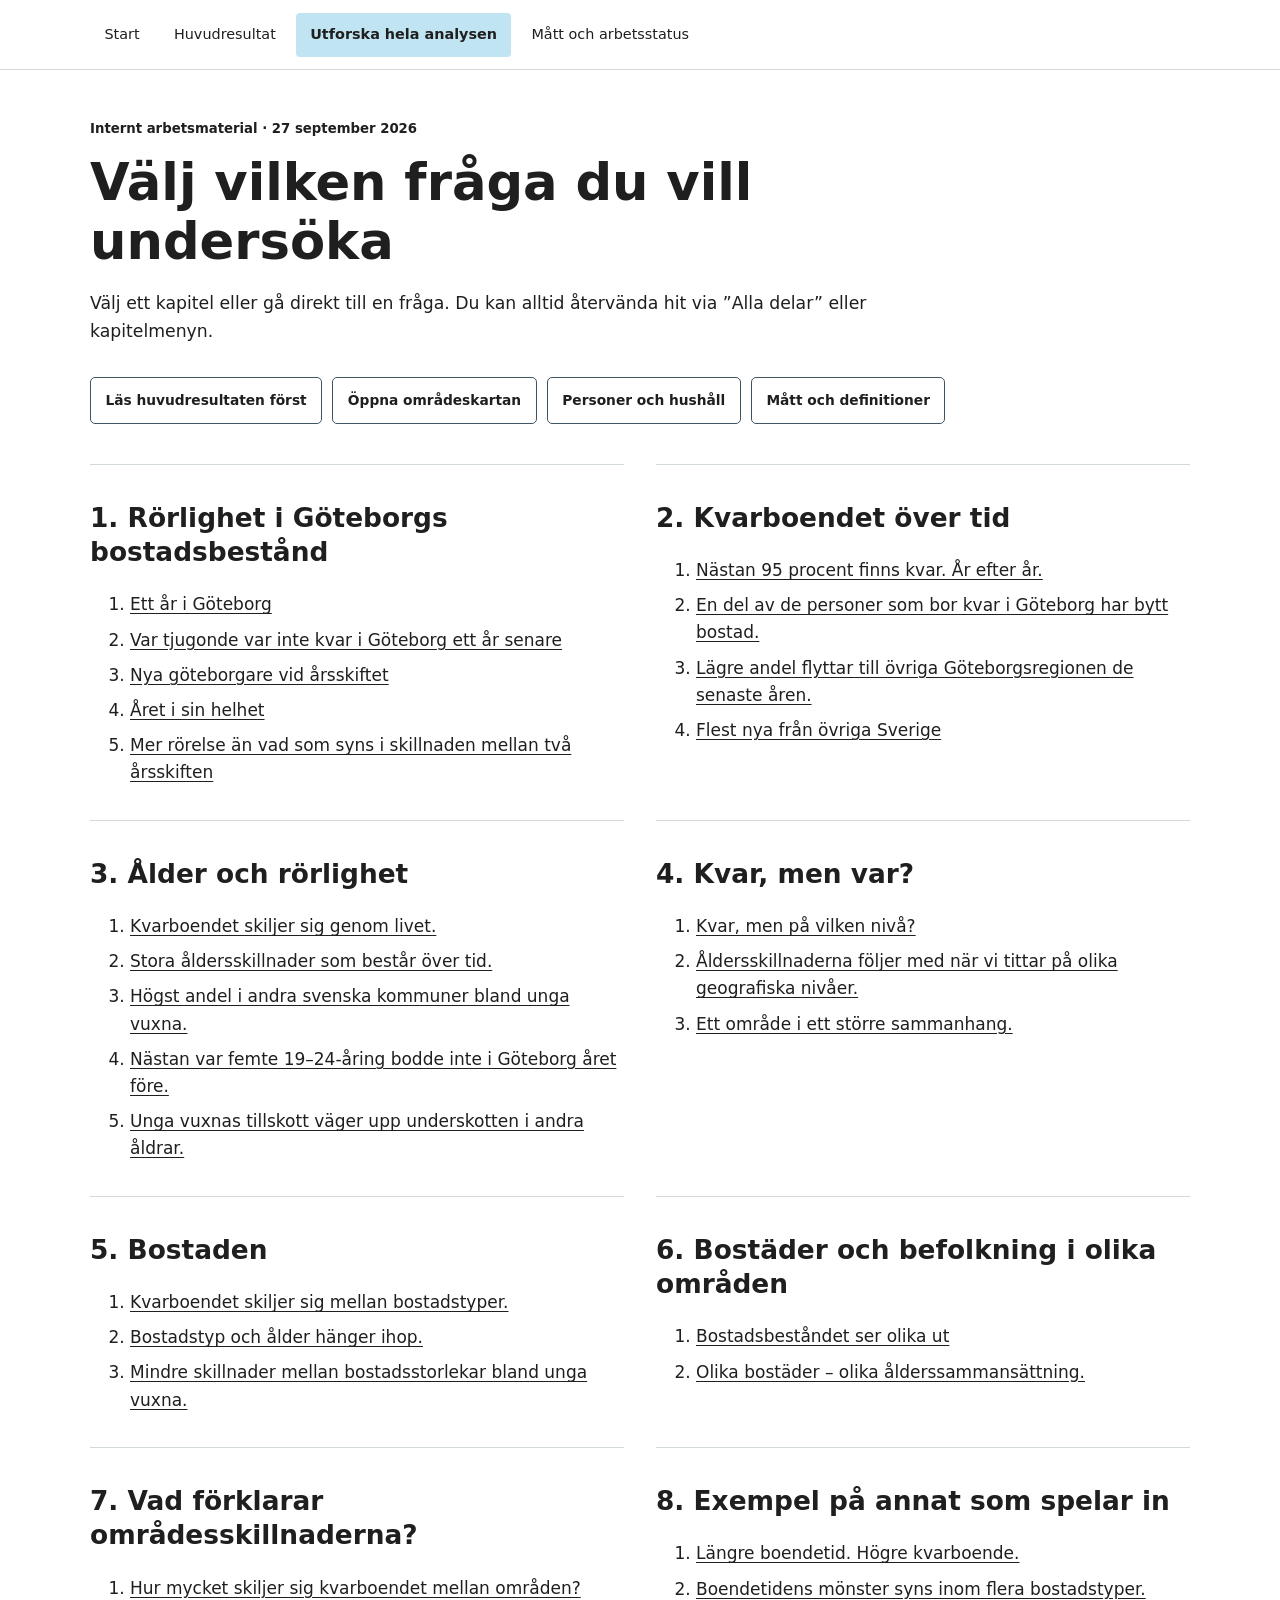
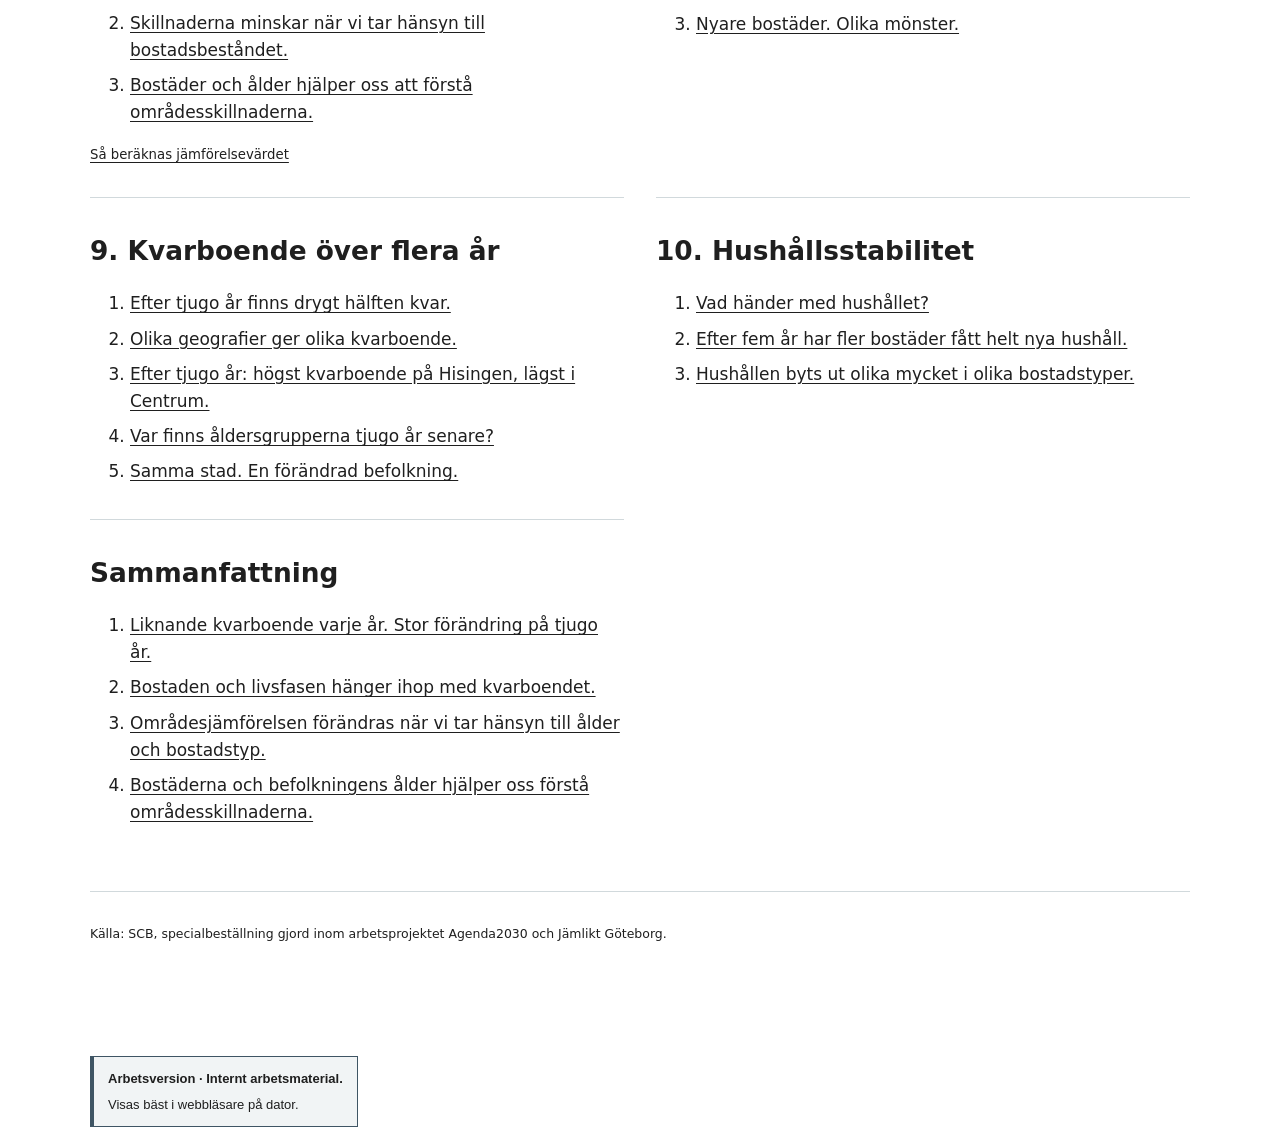
<file: utforska.html>
<!doctype html><html lang="sv"><head><meta charset="utf-8"><meta name="viewport" content="width=device-width, initial-scale=1"><title>Arbetsversion 2 · Utforska hela analysen</title><link rel="stylesheet" href="assets/css/styles.css"><link rel="stylesheet" href="arbetslage.css"><link rel="stylesheet" href="assets/css/arbetsversion2.css"><link rel="stylesheet" href="assets/css/huvudresultat.css"></head><body class="v2-guide v2-summary"><a class="hoppa" href="#innehall">Hoppa till innehållet</a><header><nav class="summary-nav" aria-label="Rapportens sidor"><a href="index.html">Start</a><a href="huvudresultat.html">Huvudresultat</a><a href="utforska.html" aria-current="page">Utforska hela analysen</a><a href="metod-och-status.html">Mått och arbetsstatus</a></nav></header><main id="innehall"><p class="v2-context"><strong>Internt arbetsmaterial · 27 september 2026</strong></p>
<h1>Välj vilken fråga du vill undersöka</h1><p class="v2-lead">Välj ett kapitel eller gå direkt till en fråga. Du kan alltid återvända hit via ”Alla delar” eller kapitelmenyn.</p><nav class="v2-jump summary-topics" aria-label="Genvägar"><a href="huvudresultat.html">Läs huvudresultaten först</a><a href="kapitel4.html#steg-3">Öppna områdeskartan</a><a href="kapitel10.html#steg-1">Personer och hushåll</a><a href="metod-och-status.html">Mått och definitioner</a></nav><div class="v2-topics"><section><h2>1. Rörlighet i Göteborgs bostadsbestånd</h2><ol><li><a href="rapport.html#steg-1">Ett år i Göteborg</a></li><li><a href="rapport.html#steg-2">Var tjugonde var inte kvar i Göteborg ett år senare</a></li><li><a href="rapport.html#steg-3">Nya göteborgare vid årsskiftet</a></li><li><a href="rapport.html#steg-4">Året i sin helhet</a></li><li><a href="rapport.html#steg-5">Mer rörelse än vad som syns i skillnaden mellan två årsskiften</a></li></ol></section><section><h2>2. Kvarboendet över tid</h2><ol><li><a href="kapitel2.html#steg-1">Nästan 95 procent finns kvar. År efter år.</a></li><li><a href="kapitel2.html#steg-2">En del av de personer som bor kvar i Göteborg har bytt bostad.</a></li><li><a href="kapitel2.html#steg-3">Lägre andel flyttar till övriga Göteborgsregionen de senaste åren.</a></li><li><a href="kapitel2.html#steg-4">Flest nya från övriga Sverige</a></li></ol></section><section><h2>3. Ålder och rörlighet</h2><ol><li><a href="kapitel3.html#steg-1">Kvarboendet skiljer sig genom livet.</a></li><li><a href="kapitel3.html#steg-2">Stora åldersskillnader som består över tid.</a></li><li><a href="kapitel3.html#steg-3">Högst andel i andra svenska kommuner bland unga vuxna.</a></li><li><a href="kapitel3.html#steg-4">Nästan var femte 19–24-åring bodde inte i Göteborg året före.</a></li><li><a href="kapitel3.html#steg-5">Unga vuxnas tillskott väger upp underskotten i andra åldrar.</a></li></ol></section><section><h2>4. Kvar, men var?</h2><ol><li><a href="kapitel4.html#steg-1">Kvar, men på vilken nivå?</a></li><li><a href="kapitel4.html#steg-2">Åldersskillnaderna följer med när vi tittar på olika geografiska nivåer.</a></li><li><a href="kapitel4.html#steg-3">Ett område i ett större sammanhang.</a></li></ol></section><section><h2>5. Bostaden</h2><ol><li><a href="kapitel5.html#steg-1">Kvarboendet skiljer sig mellan bostadstyper.</a></li><li><a href="kapitel5.html#steg-2">Bostadstyp och ålder hänger ihop.</a></li><li><a href="kapitel5.html#steg-3">Mindre skillnader mellan bostadsstorlekar bland unga vuxna.</a></li></ol></section><section><h2>6. Bostäder och befolkning i olika områden</h2><ol><li><a href="kapitel6.html#steg-1">Bostadsbeståndet ser olika ut</a></li><li><a href="kapitel6.html#steg-2">Olika bostäder – olika ålderssammansättning.</a></li></ol></section><section><h2>7. Vad förklarar områdesskillnaderna?</h2><ol><li><a href="kapitel7.html#steg-1">Hur mycket skiljer sig kvarboendet mellan områden?</a></li><li><a href="kapitel7.html#steg-3">Skillnaderna minskar när vi tar hänsyn till bostadsbeståndet.</a></li><li><a href="kapitel7.html#steg-4">Bostäder och ålder hjälper oss att förstå områdesskillnaderna.</a></li></ol><p class="v2-review-link"><a href="metod-och-status.html#omradesjamforelse">Så beräknas jämförelsevärdet</a></p></section><section><h2>8. Exempel på annat som spelar in</h2><ol><li><a href="kapitel8.html#steg-1">Längre boendetid. Högre kvarboende.</a></li><li><a href="kapitel8.html#steg-2">Boendetidens mönster syns inom flera bostadstyper.</a></li><li><a href="kapitel8.html#steg-3">Nyare bostäder. Olika mönster.</a></li></ol></section><section><h2>9. Kvarboende över flera år</h2><ol><li><a href="kapitel9.html#steg-1">Efter tjugo år finns drygt hälften kvar.</a></li><li><a href="kapitel9.html#steg-2">Olika geografier ger olika kvarboende.</a></li><li><a href="kapitel9.html#steg-3">Efter tjugo år: högst kvarboende på Hisingen, lägst i Centrum.</a></li><li><a href="kapitel9.html#steg-4">Var finns åldersgrupperna tjugo år senare?</a></li><li><a href="kapitel9.html#steg-5">Samma stad. En förändrad befolkning.</a></li></ol></section><section><h2>10. Hushållsstabilitet</h2><ol><li><a href="kapitel10.html#steg-1">Vad händer med hushållet?</a></li><li><a href="kapitel10.html#steg-2">Efter fem år har fler bostäder fått helt nya hushåll.</a></li><li><a href="kapitel10.html#steg-3">Hushållen byts ut olika mycket i olika bostadstyper.</a></li></ol></section><section><h2>Sammanfattning</h2><ol><li><a href="sammanfattning.html#steg-1">Liknande kvarboende varje år. Stor förändring på tjugo år.</a></li><li><a href="sammanfattning.html#steg-2">Bostaden och livsfasen hänger ihop med kvarboendet.</a></li><li><a href="sammanfattning.html#steg-3">Områdesjämförelsen förändras när vi tar hänsyn till ålder och bostadstyp.</a></li><li><a href="sammanfattning.html#steg-4">Bostäderna och befolkningens ålder hjälper oss förstå områdesskillnaderna.</a></li></ol></section></div><footer><p>Källa: SCB, specialbeställning gjord inom arbetsprojektet Agenda2030 och Jämlikt Göteborg.</p></footer></main><script src="arbetslage.js"></script></body></html>
</file>
<file: assets/css/styles.css>
/* --------------------------------------------------------------
   Rörlighet i Göteborgs bostadsbestånd
   Gemensam grund och landningssida.

   Följer Göteborgs Stads grafiska profil:
     Typsnitt   Open Sans Extrabold i rubriker, Regular i brödtext
     Text       Alltid svart #1f1f1f eller vit #ffffff, aldrig
                genomskinlig. Hierarki genom storlek och vikt.
     Färg       Göteborgsblå #0077bc endast profilerande element,
                aldrig datavärden. Datafärgerna används solida.
     Versaler   Endast inledande stor bokstav, aldrig VERSALER.
   -------------------------------------------------------------- */

:root {
  /* Profilerande */
  --gbg-bla:      #0077bc;

  /* Datafärger */
  --gbg-morkbla:  #3f5564;
  --gbg-turkos:   #008391;
  --gbg-gron:     #008767;
  --gbg-gul:      #ffcd37;
  --gbg-rod:      #d24723;
  --gbg-rosa:     #d53878;
  --gbg-lila:     #674b99;
  --gbg-gra:      #d1d9dc;
  --gbg-ljusbla:  #c0e4f2;
  --gbg-ljusgul:  #fff3b0;

  /* Ytor */
  --svart:        #1f1f1f;
  --vit:          #ffffff;
  --natt:         #3f5564;
  --papper:       #ffffff;
  --linje:        #d1d9dc;
  --kalla:        #1f1f1f;

  --font: "Open Sans", system-ui, sans-serif;
}

*, *::before, *::after { box-sizing: border-box; }
html { -webkit-text-size-adjust: 100%; }

body {
  margin: 0;
  font-family: var(--font);
  font-size: 17px;
  line-height: 1.6;
  color: var(--svart);
  background: var(--papper);
}

.visuellt-dold {
  position: absolute; width: 1px; height: 1px;
  overflow: hidden; clip: rect(0 0 0 0); white-space: nowrap;
}

.hoppa {
  position: fixed;
  z-index: 100;
  top: .75rem;
  left: .75rem;
  padding: .65rem .9rem;
  color: var(--svart);
  background: var(--vit);
  border: 2px solid var(--svart);
  transform: translateY(-180%);
}
.hoppa:focus { transform: none; }

/* --- Knapp ---------------------------------------------------- */
/* Göteborgsblå är profilerande och används för det som går att
   klicka på. Aldrig för datavärden. */

.knapp {
  display: inline-block;
  font-family: var(--font);
  font-weight: 600;
  font-size: 1.05rem;
  color: var(--vit);
  background: var(--gbg-bla);
  padding: .9rem 2rem;
  border: none;
  border-radius: 999px;
  text-decoration: none;
  cursor: pointer;
  transition: background .15s ease;
}
.knapp:hover  { background: var(--svart); }
.knapp:active { transform: translateY(1px); }
.knapp:focus-visible { outline: 3px solid var(--svart); outline-offset: 3px; }

/* ==============================================================
   Landningssidan
   ============================================================== */

.hero {
  position: relative;
  isolation: isolate;
  min-height: 100svh;
  overflow: hidden;
  color: var(--vit);
  background: var(--gbg-morkbla);
}

.hero__foto,
.hero__ton,
.hero__duk {
  position: absolute;
  inset: 0;
  width: 100%;
  height: 100%;
}

.hero__foto {
  z-index: -3;
  background-color: var(--gbg-morkbla);
  background-image: url("../img/hero.jpg");
  background-repeat: no-repeat;
  background-position: center 72%;
  background-size: cover;
  filter: brightness(.62) saturate(.78) contrast(1.08);
  transform: scale(1.01);
}

.hero__ton {
  z-index: -2;
  background: var(--gbg-morkbla);
  mix-blend-mode: multiply;
  opacity: .92;
}

.hero__duk {
  z-index: -1;
  display: block;
  pointer-events: none;
}

.hero__inner {
  display: flex;
  flex-direction: column;
  justify-content: center;
  min-height: 100svh;
  width: min(100%, 1500px);
  margin-inline: auto;
  padding: clamp(7.5rem, 14vh, 10rem) clamp(1.5rem, 5vw, 5rem) clamp(5rem, 10vh, 7rem);
}

.hero__etikett {
  max-width: 38rem;
  margin: 0 0 1rem;
  font-weight: 600;
  font-size: clamp(1.02rem, 1.25vw, 1.25rem);
  line-height: 1.35;
}

.hero__titel {
  max-width: 6.8ch;
  margin: 0 0 clamp(1.4rem, 3vh, 2rem);
  font-weight: 800;
  font-size: clamp(4.4rem, 7.3vw, 8rem);
  line-height: .9;
  letter-spacing: -.05em;
  text-wrap: balance;
}

.hero__ingress {
  max-width: 59ch;
  margin: 0 0 clamp(1.6rem, 3.5vh, 2.3rem);
  font-size: clamp(1.02rem, 1.2vw, 1.16rem);
  line-height: 1.6;
}

.hero .knapp {
  align-self: flex-start;
  min-width: 10.5rem;
  text-align: center;
}
.hero .knapp:hover {
  color: var(--svart);
  background: var(--vit);
}
.hero .knapp:focus-visible { outline-color: var(--vit); }

.hero__fotnot {
  max-width: 42ch;
  margin: clamp(2rem, 5vh, 3.4rem) 0 0;
  font-size: .78rem;
  line-height: 1.45;
}

.hero__meta {
  position: absolute;
  z-index: 2;
  top: clamp(1.25rem, 3vw, 2.4rem);
  left: max(clamp(1.5rem, 5vw, 5rem), calc((100vw - 1500px) / 2 + 5rem));
  margin: 0;
  font-size: clamp(.9rem, 1vw, 1.02rem);
  line-height: 1.35;
  font-weight: 600;
}

@media (max-width: 760px) {
  .hero { overflow-y: auto; }
  .hero__inner {
    justify-content: flex-start;
    padding-top: 7.2rem;
    padding-bottom: 3rem;
  }
  .hero__foto { background-position: center 68%; }
  .hero__etikett { max-width: 24rem; font-size: 1rem; }
  .hero__titel {
    max-width: 6.6ch;
    font-size: clamp(3.8rem, 18vw, 5.6rem);
  }
  .hero__ingress { font-size: 1rem; line-height: 1.55; }
  .hero__fotnot { margin-top: 2.2rem; }
  .hero__meta { left: 1.5rem; font-size: .88rem; }
}

@media (max-height: 760px) and (min-width: 761px) {
  .hero__inner {
    justify-content: flex-start;
    padding-top: 5.8rem;
    padding-bottom: 2.5rem;
  }
  .hero__etikett { margin-bottom: .6rem; font-size: 1rem; }
  .hero__titel {
    margin-bottom: 1rem;
    font-size: clamp(3.9rem, 6.6vw, 6.3rem);
  }
  .hero__ingress {
    margin-bottom: 1.2rem;
    font-size: 1rem;
    line-height: 1.5;
  }
  .hero__fotnot { margin-top: 1.6rem; }
  .hero__meta { top: 1.1rem; }
}

@media (prefers-reduced-motion: reduce) {
  * { transition-duration: .01ms !important; }
}

.hero__ingress p { margin: 0; }
.hero__ingress p + p { margin-top: .8em; }
</file>
<file: arbetslage.css>
.arbetslage{position:fixed;bottom:12px;left:16px;z-index:80;max-width:265px;padding:12px 14px;border:1px solid #3f5564;border-left:4px solid #3f5564;background:#f1f4f5;color:#1f1f1f;font:13px/1.5 Arial,sans-serif}.arbetslage strong,.arbetslage span{display:block}.arbetslage strong{font-weight:700;margin-bottom:6px}.arbetslage span+span{margin-top:6px}@media(max-width:1100px){.arbetslage{position:relative;left:auto;bottom:auto;margin:0 1rem 6rem;max-width:none;width:fit-content}}@media print{.arbetslage{position:static;margin:1rem 0}}

/* På startsidan ligger rutan till höger om introduktionen och läsknappen. */
@media screen and (min-width:1101px){.rapport-start .arbetslage{left:auto;right:24px}}
</file>
<file: assets/css/gemensamt.css>
/* Gemensamma detaljer i testversionen. Diagrammens färger och skalor behålls. */
.scen .steg :is(.slutsatsmarkering,.k5__budskap,.k6__budskap,.k7__budskap,.k8__budskap,.kh__budskap,.k7__summary,.k8__summary,.k9__sammanfattning,.kh__summary,.ks__summary){
  background:#f1f4f5;border:0;border-top:3px solid #3f5564;
  padding:1rem 1.1rem;margin-block:1.2rem;color:#1f1f1f;
}
.steg :is(.k8__note,.kh__note,.k7__result p:last-child){background:#f1f4f5;color:#1f1f1f;}
/* Den korta fetstilta övergången i kapitel 5 är avsiktligt utan ruta. */
#steg-1 p.k5__budskap{background:transparent;border:0;padding:0;}
.scen button:not(.nav__knapp),.scen select{border-radius:3px;color:#1f1f1f;line-height:1.4;}
.scen :is(button,select):not(:disabled){cursor:pointer;}
.scen button:not(:disabled):hover{background:#e4f2f7;}
.scen button[aria-pressed="true"]{background:#c0e4f2;border-color:#3f5564;font-weight:600;}
:is(button,a,select,input,summary,[tabindex]):focus-visible{outline:2px solid #1f1f1f;outline-offset:3px;}
.scen select{width:auto;max-width:100%;min-height:34px;padding:.35rem 1.8rem .35rem .55rem;}
.scen :is([class$="__controls"],[class$="__val"],[class$="__export"]){gap:.45rem;flex-wrap:wrap;}
.scen :is([class$="__source"],[class$="__kalla"]){font-size:.75rem;line-height:1.55;color:#1f1f1f;max-width:75ch;}
.scen :is([class$="__reading"],.k7__inspect){line-height:1.55;color:#1f1f1f;}
.scen svg{font-variant-numeric:tabular-nums;}
.scen details summary{cursor:pointer;line-height:1.5;}
.metod{max-width:min(760px,calc(100vw - 2rem));max-height:85svh;overflow:auto;}
.metod__inner p{line-height:1.65;}
.steg__vanster,.steg__hoger{min-width:0;}
/* En kolumn vid liten skärm eller stor webbläsarzoom. Innehållet får rulla. */
@media(max-width:1100px){
  body{height:auto;min-height:100svh;overflow:auto;}
  .scen{height:auto;min-height:100svh;}
  .scen .steg{position:relative;inset:auto;display:none;visibility:hidden;width:calc(100% - 2rem);height:auto;min-height:0;grid-template-columns:minmax(0,1fr);align-content:start;gap:1.5rem;padding-block:8.5rem 2rem;overflow:visible;}
  .scen .steg.aktiv{display:grid;visibility:visible;}
  .scen .steg__hoger{max-height:none;overflow:visible;}
  .scen .steg h1,.scen .steg h2{font-size:clamp(1.8rem,5vw,2.6rem);}
  .scen [id$="-plot"],.scen [class$="__figur"],.scen [class$="__table"]{max-width:100%;overflow-x:auto;}
  .scen svg{max-width:100%;}
  .scen .k7 svg{max-width:none;}
  .topp{flex-wrap:wrap;gap:.5rem;padding:.7rem 1rem;}
  .topp__kapitel{font-size:.8rem;}
  .navigering{max-width:calc(100vw - 1rem);}
}
@media(max-width:560px){
  .scen button{min-height:38px;}
  .topp__kapitel{display:none;}
  .scen .steg{padding-top:6.5rem;}
  .scen :is(.k4__kartprofil,.k4__kartlayout){grid-template-columns:minmax(0,1fr);}
  .scen select{font-size:1rem;}
}
@media(prefers-reduced-motion:reduce){html{scroll-behavior:auto;}}
@media print{.scen .steg{position:relative;display:grid;visibility:visible;height:auto;break-before:page;}.arbetslage{break-inside:avoid;}}

.scen .steg .k2__summa{background:#f1f4f5;}
@media(max-width:1100px){.scen [id$="-plot"]:focus-visible{outline-offset:-2px;}}

.steg .diagram-rulltips{font-size:.75rem;line-height:1.5;margin:.4rem 0 1rem;}
.diagram-rulltips[hidden]{display:none;}
.metod .metod__stang{position:sticky;top:0;right:auto;z-index:5;margin:0 1rem 1rem auto;width:auto;height:auto;min-height:44px;padding:.55rem .9rem;display:flex;align-items:center;gap:.55rem;border:1px solid #3f5564;border-radius:4px;background:#c0e4f2;color:#1f1f1f;font:600 .9rem/1.4 var(--font,Arial,sans-serif);}
.metod .metod__stang:hover{background:#d1d9dc;}
.metod__stang span{font-size:1.4rem;line-height:1;}
.sida5-avstamning{font-size:.85em;}

/* Förklaring intill bostadsutfallen i kapitel 1. */
.steg .bostadsbortfall p{font-size:.9rem;line-height:1.55;margin:0 0 .7rem;}
.steg .bostadsbortfall p:last-child{margin-bottom:0;}
.steg .bostadsbortfall-scb{font-size:.78rem;line-height:1.55;}

.steg .bostadsbortfall{font-weight:400;}
.steg .bostadsbortfall p{max-width:none;}
#steg-2 .bostadsbortfall-scb{font-size:.78rem;max-width:none;margin-top:.8rem;padding-top:.7rem;}

.k7__metodexempel{border-top:1px solid #d1d9dc;padding-top:.8rem;margin-top:1rem;font-size:.85rem;}
.steg .k7__metodexempel p{font-size:.85rem;line-height:1.6;}
</file>
<file: assets/css/arbetsversion2.css>
/* Lokala redaktionella tillägg. Diagramdata och måttdefinitioner behålls. */
.v2-ingangar{display:flex;flex-wrap:wrap;gap:1rem;margin-top:1.6rem;}
.hero .v2-knapp-ljus{background:white;color:#1f1f1f;border:1px solid #3f5564;}
.v2-startperiod{font-size:.86rem;line-height:1.65;max-width:58ch;margin-top:1.4rem;}
.v2-topplankar{display:flex;gap:.85rem;font-size:.76rem;flex-wrap:wrap;}
.v2-topplankar a{color:#1f1f1f;}
.v2-status{border:1px solid #d1d9dc;border-top:3px solid #3f5564;padding:.75rem .9rem;margin:.5rem 0 1rem;font-size:.8rem;line-height:1.6;}
.v2-status strong{display:block;}
.v2-status p{margin:.45rem 0;}
.v2-status a{color:#1f1f1f;}
.scen p.v2-kommentar{font-size:.78rem;font-weight:600;margin:0 0 .8rem;}
.v2-fordjupning{margin:1rem 0;border-top:1px solid #d1d9dc;padding-top:.8rem;}
.v2-fordjupning>summary{font-weight:600;cursor:pointer;}
.v2-resultatkort{display:grid;grid-template-columns:1fr 1fr;gap:1.25rem;}
.v2-resultatkort section{border-top:2px solid #3f5564;padding-top:.7rem;}
.v2-resultatkort h4{margin:.1rem 0 .5rem;font-size:1rem;}
.v2-resultatkort p{font-size:.84rem;margin:.4rem 0;line-height:1.65;}
.v2-resultatkort b{font-size:1.1rem;white-space:nowrap;}
.v2-resultatkort a{color:#1f1f1f;font-size:.86rem;}
/* Text och öppnade fördjupningar får ta plats, även på dator. */
body:has(.scen){height:auto;overflow:auto;}
.scen{height:auto;min-height:100svh;}
.scen>.steg{position:relative;inset:auto;display:none;visibility:hidden;height:auto;min-height:0;align-items:start;align-content:start;padding-block:7rem 8rem;}
.scen>.steg.aktiv{display:grid;visibility:visible;}
.scen .steg__hoger{max-height:none;overflow:visible;}
.scen .steg h1,.scen .steg h2{font-size:clamp(1.9rem,3.2vw,2.65rem);line-height:1.14;}
.k8__values small{display:block;font-size:.7rem;}
body.v2-guide{height:auto;overflow:auto;}
.v2-guide header{position:static;display:flex;gap:1.2rem;flex-wrap:wrap;align-items:center;padding:1.1rem max(1rem,calc((100vw - 1100px)/2));border-bottom:1px solid #d1d9dc;}
.v2-guide header a{color:#1f1f1f;font-size:.88rem;}
.v2-guide main{width:min(1100px,calc(100% - 3rem));margin:3rem auto 7rem;}
.v2-guide h1{font-size:clamp(2rem,4vw,3.3rem);font-weight:800;line-height:1.15;max-width:24ch;margin:.6rem 0 1.2rem;}
.v2-guide .v2-lead{max-width:76ch;font-size:1.08rem;}
.v2-guide h2{font-size:1.65rem;line-height:1.3;font-weight:800;}
.v2-guide h3{font-size:1.12rem;}
.v2-guide p{max-width:75ch;}
.v2-guide a{color:#1f1f1f;text-underline-offset:.2em;}
.v2-guide .v2-section{margin:2.8rem 0;padding-top:1.6rem;border-top:2px solid #3f5564;scroll-margin-top:1rem;}
.v2-guide .v2-section-grid{display:grid;grid-template-columns:1fr 1fr;gap:3rem;}
.v2-guide .v2-kpis{display:flex;gap:2rem;flex-wrap:wrap;margin:1.8rem 0;}
.v2-guide .v2-kpis strong{display:block;font-size:2.3rem;font-weight:800;}
.v2-guide .v2-kpis span{font-size:.84rem;display:block;max-width:24ch;}
.v2-guide .v2-topics{display:grid;grid-template-columns:repeat(2,minmax(0,1fr));gap:1rem 2rem;}
.v2-guide .v2-topics section{border-top:1px solid #d1d9dc;padding-top:.9rem;}
.v2-guide li{margin:.5rem 0;}
.v2-guide .v2-context{font-size:.83rem;line-height:1.6;}
.v2-guide .v2-review-note{font-size:.83rem;line-height:1.6;margin-top:-.4rem;}
.v2-review-link{font-size:.83rem;line-height:1.6;margin:.7rem 0 1rem;}
.v2-guide table{border-collapse:collapse;width:100%;font-size:.9rem;}
.v2-guide th,.v2-guide td{text-align:left;padding:.6rem .4rem;border-bottom:1px solid #d1d9dc;}
.v2-guide th[scope=row]{font-weight:400;}
.v2-guide .v2-jump{display:flex;flex-wrap:wrap;gap:.7rem 1.4rem;margin:1.6rem 0;font-size:.9rem;}
.v2-guide .v2-balance{display:grid;gap:.6rem;font-size:.93rem;}
.v2-guide .v2-balance p{padding:.7rem 0;margin:0;border-bottom:1px solid #d1d9dc;}
.v2-guide footer{border-top:1px solid #d1d9dc;padding-top:1.2rem;font-size:.78rem;margin-top:3rem;}
.v2-guide .arbetslage{position:static;margin:1rem max(1rem,calc((100vw - 1100px)/2));max-width:none;width:fit-content;}
@media(max-width:1100px){.topp__vanster{flex-wrap:wrap;gap:.6rem;}.topp__kapitel{max-width:30ch;}.v2-topplankar{font-size:.73rem;}}
@media(max-width:650px){.v2-resultatkort,.v2-guide .v2-section-grid,.v2-guide .v2-topics{grid-template-columns:1fr;gap:1.2rem;}.v2-guide main{width:calc(100% - 2rem);}.v2-guide .v2-kpis{gap:1rem;}.v2-topplankar{display:none;}.v2-guide h1{font-size:2.2rem;}}
@media(prefers-reduced-motion:reduce){*,*::before,*::after{animation:none!important;transition:none!important;scroll-behavior:auto!important;}}
@media print{.v2-topplankar{display:none;}.v2-status{break-inside:avoid;}.v2-guide main{margin:0;width:100%;}}
</file>
<file: assets/css/huvudresultat.css>
/* Prövning av huvudresultatens inledning och första avsnitt. */
.v2-summary header{padding-block:.8rem;}
.summary-nav{display:flex;align-items:center;flex-wrap:wrap;gap:.35rem;}
.v2-summary .summary-nav a{padding:.65rem .9rem;text-decoration:none;border-radius:4px;font-size:.9rem;}
.summary-nav a[aria-current=page]{background:#c0e4f2;font-weight:600;}
.summary-nav a:hover{background:#d1d9dc;}
.v2-summary a:focus-visible{outline:3px solid #1f1f1f;outline-offset:4px;}
.v2-summary .summary-intro h1{max-width:none;font-size:clamp(2.1rem,4vw,3.1rem);margin-bottom:1.2rem;}
.summary-intro{max-width:850px;}
.summary-intro>p{line-height:1.65;}
.v2-summary .summary-topics{gap:.65rem;margin:2rem 0 2.5rem;}
.v2-summary .summary-topics a{border:1px solid #3f5564;border-radius:5px;padding:.7rem .9rem;text-decoration:none;font-weight:600;font-size:.86rem;}
.summary-topics a:hover{background:#c0e4f2;}
.v2-summary .summary-year{padding-top:1.7rem;}
.summary-year .summary-period{font-size:.9rem;line-height:1.6;max-width:none;margin:0 0 .7rem;}
.summary-year h2{max-width:34ch;margin:0 0 1.8rem;font-size:clamp(1.6rem,2.7vw,2rem);}
.summary-year-grid{display:grid;grid-template-columns:1.05fr 1fr;gap:2.5rem;align-items:start;}
.summary-highlights{display:grid;grid-template-columns:1fr 1fr;gap:.8rem;}
.summary-highlight{background:#3f5564;color:#ffffff;padding:1.45rem 1.15rem;}
.summary-highlight+ .summary-highlight{background:#c0e4f2;color:#1f1f1f;}
.summary-highlight strong{display:block;font-size:clamp(2.35rem,3.6vw,3.25rem);font-weight:800;line-height:1.2;white-space:nowrap;}
.summary-highlight strong span{font-size:.65em;}
.summary-highlight p{font-size:.94rem;line-height:1.55;margin:.6rem 0 0;}
.summary-reading{font-size:1.05rem;line-height:1.75;margin:1.5rem 0 1rem;}
.summary-method-link{font-size:.88rem;}
.summary-change{border-top:3px solid #3f5564;}
.summary-count{display:grid;grid-template-columns:12rem 1fr;gap:.8rem;align-items:center;padding:1rem 0;border-bottom:1px solid #d1d9dc;}
.summary-count strong{font-size:1.65rem;line-height:1.3;font-weight:800;white-space:nowrap;font-variant-numeric:tabular-nums;}
.summary-count span{font-size:.94rem;line-height:1.5;}
.summary-count-end{border-top:2px solid #3f5564;}
.summary-increase{display:flex;align-items:center;justify-content:space-between;gap:1rem;margin:0;padding:1.1rem 0;}
.summary-increase>span{font-size:.9rem;}
.summary-increase strong{font-size:1.6rem;white-space:nowrap;}
.summary-increase small{font-size:.85rem;font-weight:400;}
.summary-definitions{display:grid;grid-template-columns:1fr 1fr;gap:2.5rem;margin-top:1.4rem;}
.summary-definitions p{font-size:.95rem;line-height:1.65;margin:.3rem 0;}
.summary-year .summary-time-note{font-size:.9rem;max-width:none;margin:1rem 0 1.4rem;}
.summary-more{display:flex;flex-wrap:wrap;gap:.8rem;}
.v2-summary .summary-more a{border:1px solid #3f5564;border-radius:4px;padding:.65rem .9rem;font-size:.9rem;text-decoration:none;}
.summary-more a:hover{background:#c0e4f2;}
.v2-summary #langre-tid>.summary-period{font-size:.9rem;line-height:1.6;max-width:none;margin:0 0 .7rem;}
.v2-summary #langre-tid>h2{font-size:clamp(1.6rem,2.7vw,2rem);margin:0 0 1.2rem;}
.v2-summary .summary-long-intro{max-width:85ch;font-size:1.05rem;line-height:1.75;margin-bottom:1.8rem;}
.v2-summary #langre-tid>*{max-width:780px;}.summary-long-grid{display:block;}
.v2-summary .summary-followup{border-top:3px solid #3f5564;}
.summary-followup caption{text-align:left;font-size:1rem;font-weight:600;line-height:1.6;margin-bottom:.9rem;}
.v2-summary .summary-followup thead th{font-size:.9rem;padding:.9rem .6rem;}
.v2-summary .summary-followup tbody th{font-size:1.25rem;font-weight:600;}
.v2-summary .summary-followup tbody td,.v2-summary .summary-followup tbody th{padding:.85rem .6rem;}
.v2-summary .summary-followup tbody td{font-size:1rem;}
.v2-summary .summary-followup tr>:last-child{text-align:right;white-space:nowrap;}
.v2-summary .summary-followup tbody td:last-child{font-size:1.65rem;font-weight:800;font-variant-numeric:tabular-nums;}
.v2-summary .summary-long-reading{max-width:85ch;line-height:1.75;margin:1.6rem 0;}
.v2-summary #bostader>.summary-period{font-size:.9rem;line-height:1.6;max-width:none;margin:0 0 .7rem;}
.v2-summary #bostader>h2{font-size:clamp(1.6rem,2.7vw,2rem);margin:0 0 1.2rem;}
.v2-summary .summary-groups-intro{max-width:85ch;font-size:1.05rem;line-height:1.75;}
.v2-summary .summary-groups-measure{font-size:1.15rem;line-height:1.5;margin:2rem 0 1.2rem;}
.summary-groups{display:grid;grid-template-columns:1fr 1fr;gap:2.2rem 2.5rem;}
.summary-group{border-top:3px solid #3f5564;padding:1.1rem 0 0;display:flex;flex-direction:column;}
.summary-group h4{font-size:1.3rem;font-weight:800;line-height:1.4;margin:0 0 1rem;}
.summary-group-values{display:grid;grid-template-columns:1fr 1fr;gap:1rem;margin:0;}
.summary-group-values>div{display:flex;flex-direction:column;}
.summary-group-values dt{font-size:1rem;line-height:1.5;}
.summary-group-values dd{font-size:2.6rem;line-height:1.3;font-weight:800;white-space:nowrap;margin:.2rem 0 0;font-variant-numeric:tabular-nums;}
.summary-group-values dd span{font-size:.65em;}
.summary-group-single{grid-template-columns:1fr;}
.summary-group>p{font-size:.92rem;line-height:1.65;margin:1rem 0 1.2rem;}
.summary-group .summary-more{margin-top:auto;}
.v2-summary .summary-groups-note{font-size:.9rem;line-height:1.65;margin:1.6rem 0 0;}
.v2-summary #omraden>h2{font-size:clamp(1.6rem,2.7vw,2rem);margin:0 0 1.2rem;}
.v2-summary #omraden>p{max-width:85ch;line-height:1.75;font-size:1.05rem;}
.v2-summary #omraden>h3{font-size:1.2rem;margin:1.8rem 0 .7rem;}
.v2-summary #omraden>.summary-more{margin:1.3rem 0;}
.v2-summary #omraden>.v2-status{margin-top:1.8rem;}
.v2-summary #hushall>h2,.v2-summary #anvandning>h2{font-size:clamp(1.6rem,2.7vw,2rem);margin:0 0 1.2rem;}
.v2-summary #hushall>p,.v2-summary #anvandning>p{max-width:85ch;font-size:1.05rem;line-height:1.75;}
.v2-summary #hushall>.summary-more,.v2-summary #anvandning>.summary-more{margin-top:1.4rem;}
.v2-summary #anvandning>ul{max-width:85ch;line-height:1.75;margin:1.2rem 0 1.5rem;padding-left:1.3rem;}
@media(max-width:750px){.summary-groups{grid-template-columns:1fr;}.summary-group-values dd{font-size:2.35rem;}}
@media(max-width:900px){.summary-year-grid{grid-template-columns:1fr;gap:1.5rem;}.summary-highlight strong{font-size:3rem;}.summary-count{grid-template-columns:13rem 1fr;}.summary-definitions{gap:1.5rem;}}
@media(max-width:520px){.summary-nav{gap:.15rem;}.v2-summary .summary-nav a{font-size:.82rem;padding:.55rem .6rem;}.summary-highlight{padding:1.1rem .8rem;}.summary-highlight strong{font-size:2.35rem;}.summary-highlight p{font-size:.85rem;}.summary-count{grid-template-columns:10.4rem 1fr;gap:.5rem;}.summary-count strong{font-size:1.45rem;}.summary-count span{font-size:.85rem;}.summary-definitions{grid-template-columns:1fr;gap:.7rem;}.summary-increase{align-items:start;flex-direction:column;gap:.3rem;}}
</file>
<file: assets/css/rapport.css>
/* --------------------------------------------------------------
   Rapporten som stegad presentation. Ljus botten enligt profilen:
   svart text, solida datafärger, ingen genomskinlighet.
   -------------------------------------------------------------- */

body { background: var(--papper); color: var(--svart); overflow: hidden; height: 100svh; }

/* --- Topprad -------------------------------------------------- */

.topp {
  position: fixed; z-index: 5; top: 0; left: 0; right: 0;
  display: flex; justify-content: space-between; align-items: center;
  gap: 1rem;
  padding: clamp(.9rem, 2.6vh, 1.5rem) clamp(1.2rem, 4vw, 3rem);
  background: var(--papper);
  border-bottom: 1px solid var(--linje);
  font-size: .95rem;
}

.topp__vanster { display: flex; align-items: center; gap: 1rem; }

.topp__hem {
  display: inline-flex; align-items: center; gap: .45rem;
  color: var(--svart); text-decoration: underline; font-weight: 600;
}
.topp__hem:hover { text-decoration: underline; }
.topp__hem svg { width: 17px; height: 17px; fill: none; stroke: currentColor; stroke-width: 2; stroke-linecap: round; stroke-linejoin: round; }

.topp__kapitel { margin: 0; font-weight: 600; }

.topp__metod {
  background: none; border: 1px solid var(--gbg-bla); border-radius: 999px;
  color: var(--svart); font-family: var(--font); font-weight: 600;
  font-size: .88rem; padding: .4rem 1rem; cursor: pointer;
}
.topp__metod:hover { background: var(--gbg-bla); color: var(--vit); }
.topp__metod:focus-visible { outline: 2px solid var(--svart); outline-offset: 2px; }

/* --- Stegen --------------------------------------------------- */

.scen { position: relative; z-index: 2; height: 100svh; }
.scen:focus { outline: none; }

.steg {
  position: absolute; inset: 0;
  display: grid;
  grid-template-columns: minmax(0, 5fr) minmax(0, 6fr);
  gap: clamp(1.5rem, 5vw, 5rem);
  align-content: center; align-items: center;
  width: min(100% - 3rem, 1240px);
  margin-inline: auto;
  padding-block: 6rem 7rem;
  visibility: hidden;
}
.steg.aktiv {
  visibility: visible;
}
.steg.aktiv > * {
  animation: steg-in .32s cubic-bezier(.2,.7,.3,1) both;
}
.steg.aktiv > :last-child { animation-delay: .05s; }
@keyframes steg-in {
  from { transform: translateY(14px); }
  to { transform: translateY(0); }
}
.steg[aria-hidden="true"] { pointer-events: none; }

.steg h1, .steg h2 {
  font-weight: 800;
  font-size: clamp(2rem, 4.4vw, 3.4rem);
  line-height: 1.05;
  letter-spacing: -.025em;
  margin: 0 0 1.3rem;
  text-wrap: balance;
}

.steg p.steg__etikett {
  margin: 0 0 .8rem;
  font-size: .82rem;
  line-height: 1.3;
  font-weight: 600;
}

.steg p {
  font-size: clamp(1.05rem, 1.35vw, 1.2rem);
  line-height: 1.6;
  margin: 0 0 1rem;
  max-width: 46ch;
}

.steg__fraga {
  display: block;
  margin-top: .5rem;
  font-weight: 800;
  line-height: 1.45;
}

/* Sekundär text: samma svarta färg, mindre grad, avskild med linje */
.steg p.not {
  font-size: .95rem;
  line-height: 1.55;
  margin-top: 1.6rem;
  padding-top: 1rem;
  border-top: 1px solid var(--linje);
  max-width: 44ch;
}

.steg__hoger { max-height: 100%; overflow-y: auto; }

/* --- Tre siffror i steg 1 ------------------------------------- */

.tresiffror {
  list-style: none; margin: 1.6rem 0 0; padding: 0;
  display: grid; gap: 1rem;
}
.tresiffror li {
  display: grid; grid-template-columns: auto 1fr;
  align-items: baseline; gap: 1rem;
  padding-top: .9rem; border-top: 1px solid var(--linje);
}
.tresiffror b {
  font-weight: 800; font-size: clamp(1.6rem, 2.6vw, 2.1rem);
  letter-spacing: -.02em; font-variant-numeric: tabular-nums;
  white-space: nowrap;
}
.tresiffror span { font-size: 1rem; line-height: 1.4; }

/* På öppningsbilden fungerar de tre talen som en luftig förhandsblick.
   Nästa bild förklarar sedan utfallet i detalj. */
.steg--intro .steg__hoger { overflow: visible; }
.steg--intro .tresiffror {
  width: 100%;
  margin: 0;
  gap: clamp(.7rem, 2vh, 1.25rem);
}
.steg--intro .tresiffror li {
  grid-template-columns: minmax(10rem, auto) minmax(0, 1fr);
  gap: clamp(1.5rem, 3vw, 2.8rem);
  padding: clamp(.45rem, 1.4vh, .8rem) 0 clamp(.45rem, 1.4vh, .8rem) 1.2rem;
  border-top: 0;
  border-left: 4px solid var(--gbg-morkbla);
}
.steg--intro .tresiffror li:first-child {
  padding-top: clamp(.45rem, 1.4vh, .8rem);
}
.steg--intro .tresiffror li:nth-child(2) { border-left-color: var(--gbg-gron); }
.steg--intro .tresiffror li:nth-child(3) { border-left-color: var(--gbg-gul); }
.steg--intro .tresiffror b {
  font-size: clamp(2.7rem, 5vw, 4.8rem);
  line-height: 1;
  letter-spacing: -.045em;
}
.steg--intro .tresiffror span {
  max-width: 24ch;
  font-size: clamp(1rem, 1.35vw, 1.15rem);
}

/* --- Ringen ---------------------------------------------------- */
/* Varje punkt är 500 göteborgare. Båglängden för varje färg är den
   faktiska andelen, så figuren är ett diagram och inte dekoration. */

.ring { margin: 0; display: grid; gap: 1.4rem; justify-items: center; }

.ring__duk { position: relative; width: 100%; max-width: 440px; aspect-ratio: 1; }
.ring__duk canvas { position: absolute; inset: 0; width: 100%; height: 100%; }

.ring__mitt {
  position: absolute; inset: 0;
  display: grid; align-content: center; justify-items: center;
  text-align: center; gap: .4rem; pointer-events: none;
}
.ring__mitt b {
  font-weight: 800; font-size: clamp(2rem, 4.4vw, 3.1rem);
  letter-spacing: -.03em; font-variant-numeric: tabular-nums;
}
.ring__mitt span { font-size: .92rem; line-height: 1.35; }

.ring__nyckel {
  display: grid; gap: .42rem;
  width: min(100%, 440px);
  font-size: .9rem;
}
.ring__nyckel-item {
  display: grid; grid-template-columns: 12px minmax(0, 1fr) auto;
  align-items: center; gap: .55rem;
}
.ring__nyckel-item .prick { margin: 0; }
.ring__nyckel-item b {
  font-size: .9rem; font-weight: 600; font-variant-numeric: tabular-nums;
  white-space: nowrap;
}

/* --- Typografisk sammanställning efter ett år ----------------- */

.utfallslista { margin: 0; width: 100%; max-width: 680px; }
.utfallslista__rubrik {
  max-width: 58ch;
  margin-bottom: clamp(1.4rem, 3vh, 2rem);
  font-size: 1rem; line-height: 1.45;
}
.utfallslista__rubrik strong { font-weight: 800; }

.utfallsgrupp + .utfallsgrupp {
  margin-top: clamp(1.6rem, 4vh, 2.7rem);
  padding-top: clamp(1.2rem, 3vh, 1.8rem);
  border-top: 1px solid var(--svart);
}
.utfallsgrupp__huvud {
  display: grid; grid-template-columns: minmax(0, 1fr) auto;
  gap: 1.5rem; align-items: end;
  margin-bottom: .85rem;
}
.utfallsgrupp__huvud h3 {
  margin: 0;
  font-size: clamp(1.14rem, 1.5vw, 1.3rem);
  line-height: 1.25; font-weight: 800;
}
.utfallsgrupp__huvud p {
  display: flex; align-items: baseline; gap: 1rem;
  margin: 0; white-space: nowrap;
  font-variant-numeric: tabular-nums;
}
.utfallsgrupp__huvud p strong { font-size: 1.5rem; font-weight: 800; }
.utfallsgrupp__huvud p span { font-size: .95rem; }

.utfallslista--nya .utfallsgrupp__huvud:first-child {
  margin-bottom: .85rem;
}
#steg-3 .steg__hoger,
#steg-4 .steg__hoger {
  max-height: none;
  overflow: visible;
}
.utfallsgrupp__huvud--summa {
  margin-top: clamp(1.2rem, 3vh, 1.8rem);
  margin-bottom: 0;
  padding-top: clamp(1rem, 2.5vh, 1.4rem);
  border-top: 1px solid var(--svart);
}
.steg p.utfallslista__fotnot {
  max-width: none;
  margin: .8rem 0 0;
  font-size: .82rem;
  line-height: 1.4;
}

.utfallsgrupp__andel-markering {
  position: relative;
  display: inline-block;
  margin-right: .6rem;
}
.utfallsgrupp__andel-markering::after {
  content: "";
  position: absolute;
  inset: -.38rem -.58rem;
  border: 1.5px solid var(--gbg-rosa);
  border-radius: 999px;
  visibility: hidden;
  pointer-events: none;
}
.steg.aktiv .utfallsgrupp__andel-markering::after {
  animation: andel-blink .58s ease-out .65s 5;
}
@keyframes andel-blink {
  0%   { visibility: hidden; transform: scale(.78); }
  10%  { visibility: visible; transform: scale(.78); }
  55%  { visibility: visible; transform: scale(1); }
  72%  { visibility: hidden; transform: scale(1); }
  100% { visibility: hidden; transform: scale(1); }
}

.utfallsgrupp__rader { margin: 0; }
.utfallsgrupp__rader > div {
  display: grid; grid-template-columns: minmax(0, 1fr) auto;
  gap: 1.5rem; align-items: baseline;
  padding: .54rem 0 .54rem 1rem;
}
.utfallsgrupp__rader dt {
  display: flex; align-items: center;
  min-width: 0; font-size: 1.07rem; line-height: 1.35;
}
.utfallsgrupp__rader dt .prick {
  flex: 0 0 auto; width: 8px; height: 8px;
}
.utfallsgrupp__rader dd {
  display: flex; align-items: baseline; justify-content: flex-end; gap: .9rem;
  margin: 0; white-space: nowrap; font-variant-numeric: tabular-nums;
}
.utfallsgrupp__rader dd strong { font-size: 1.15rem; font-weight: 600; }
.utfallsgrupp__rader dd > span { min-width: 4.6rem; font-size: .9rem; text-align: right; }

/* --- Tabellerna ----------------------------------------------- */

.flode { width: 100%; border-collapse: separate; border-spacing: 0; }

.flode td, .flode th {
  padding: .7rem .3rem;
  border-top: 1px solid var(--linje);
  vertical-align: baseline;
  font-size: 1.06rem; line-height: 1.35;
}
.flode th { text-align: left; font-weight: 400; }
.flode tr:first-child > * { border-top: none; }

.flode tr.rubrikrad th {
  border-top: none; padding-top: 1.6rem; padding-bottom: .3rem;
  font-weight: 600; font-size: .95rem;
}
.flode tr.rubrikrad:first-child th { padding-top: 0; }

.flode tr.summarad > * {
  border-top: 0;
  background: var(--gbg-ljusbla);
  font-weight: 800; font-size: 1.25rem; padding-block: .85rem;
}
.flode tr.summarad > :first-child { padding-left: .8rem; }
.flode tr.summarad > :last-child { padding-right: .8rem; }
.flode tr.grupprubrik th {
  border-top: 1px solid var(--svart);
  padding-top: 1.1rem; padding-bottom: .35rem;
  font-weight: 800; font-size: .95rem;
}
.flode tr.gruppdel .namn { border-left: 4px solid var(--gbg-gra); padding-left: 1.1rem; }
.flode tr.gruppsumma > * {
  border-top: 0; background: var(--gbg-gra);
  font-weight: 800; font-size: 1.25rem; padding-block: .8rem;
}
.flode tr.gruppsumma > :first-child { padding-left: .8rem; }
.flode tr.gruppsumma > :last-child { padding-right: .8rem; }
.flode tr.starttal > * {
  border-top: 0; border-bottom: 2px solid var(--svart);
  font-weight: 800; font-size: 1.18rem; padding-bottom: .8rem;
}

.flode .namn { width: 100%; }
.flode .varde {
  min-width: 9.4rem; padding-left: 2rem;
  text-align: right; white-space: nowrap; font-variant-numeric: tabular-nums;
}
.flode .antal { display: block; font-weight: 600; font-size: 1.14rem; }
.flode .andel { display: block; margin-top: .1rem; font-size: .82rem; line-height: 1.2; }
.flode .summarad .antal, .flode .gruppsumma .antal { font-size: 1.25rem; }
.flode .summarad .andel, .flode .gruppsumma .andel { font-size: .82rem; font-weight: 600; }
.flode .indrag .namn { padding-left: 1.6rem; }
.flode--hel td, .flode--hel th { padding-block: .48rem; font-size: 1rem; }
.flode--hel .varde { min-width: 8.8rem; }
.flode--hel .antal { font-size: 1.06rem; }
.flode--hel tr.summarad > * { font-size: 1.18rem; }

/* --- Året i sin helhet: samma redaktionella form som steg 2–3 --- */

.steg p.steg__slutsats { margin-top: 1.15rem; }
.slutsatsmarkering {
  background: var(--gbg-ljusgul);
  color: var(--svart);
  padding: .03em .2em;
  font-weight: 800;
  box-decoration-break: clone;
  -webkit-box-decoration-break: clone;
}

.arsflode { max-width: 700px; }
.arsflode__total {
  display: grid;
  grid-template-columns: minmax(0, 1fr) auto;
  gap: 1.5rem;
  align-items: end;
  padding: 0 .35rem .75rem;
}
.arsflode__total h3,
.arsflode__nya h3 {
  margin: 0;
  font-size: 1.08rem;
  line-height: 1.25;
  font-weight: 800;
}
.arsflode__total p {
  display: flex;
  align-items: baseline;
  gap: .85rem;
  margin: 0;
  max-width: none;
  white-space: nowrap;
  font-variant-numeric: tabular-nums;
}
.arsflode__total p strong { font-size: 1.24rem; font-weight: 800; }
.arsflode__total p span { font-size: .82rem; }
.arsflode__total--start { border-bottom: 2px solid var(--svart); }
.arsflode__total--slut {
  margin-top: .65rem;
  padding-top: .75rem;
  border-top: 2px solid var(--svart);
  padding-bottom: 0;
}
.steg p.arsflode__fraga {
  max-width: none;
  margin: .85rem .35rem .55rem;
  font-size: .88rem;
  line-height: 1.35;
  font-weight: 600;
}
.arsflode .utfallsgrupp__huvud {
  margin-bottom: .2rem;
  padding: .2rem .35rem;
}
.arsflode .utfallsgrupp__huvud h3 { font-size: 1.03rem; }
.arsflode .utfallsgrupp__huvud p strong { font-size: 1.12rem; }
.arsflode .utfallsgrupp__huvud p span { font-size: .82rem; }
.arsflode .utfallsgrupp__rader > div {
  gap: 1rem;
  padding: .34rem .35rem .34rem 1.15rem;
}
.arsflode .utfallsgrupp__rader dt { font-size: .94rem; }
.arsflode .utfallsgrupp__rader dd { gap: .7rem; }
.arsflode .utfallsgrupp__rader dd strong { font-size: 1rem; }
.arsflode .utfallsgrupp__rader dd > span {
  min-width: 4.2rem;
  font-size: .8rem;
}
.arsflode__rader { margin-top: .25rem; }
.arsflode__rader > div { padding-left: .35rem !important; }
.arsflode__nya {
  margin-top: .75rem;
  padding-top: .7rem;
  border-top: 1px solid var(--linje);
}
.arsflode__nya h3 { margin: 0 .35rem .35rem; }

/* Markeringen blinkar tre gånger och stannar sedan kvar. */
.arsflode__kvar { position: relative; }
.arsflode__kvar::after {
  content: "";
  position: absolute;
  inset: -.2rem 0;
  border: 1.5px solid var(--gbg-morkbla);
  border-radius: 2px;
  visibility: hidden;
  pointer-events: none;
}
.steg.aktiv .arsflode__kvar::after {
  animation: kvar-markering 2.4s steps(1, end) .75s 1 both;
}
@keyframes kvar-markering {
  0%, 8%   { visibility: hidden; }
  9%, 22%  { visibility: visible; }
  23%, 36% { visibility: hidden; }
  37%, 50% { visibility: visible; }
  51%, 64% { visibility: hidden; }
  65%, 100% { visibility: visible; }
}

.prick { display: inline-block; width: 11px; height: 11px; border-radius: 2px; margin-right: .6rem; }

/* --- Tidslinje i steg 4 --------------------------------------- */

.tidslinje { margin: 0 0 2rem; }
.tidslinje__spar {
  display: flex; align-items: flex-end; gap: .35rem;
  border-bottom: 2px solid var(--linje);
  padding-bottom: .6rem;
}
.tidslinje__ar {
  flex: 1; text-align: center;
  font-size: .82rem; font-weight: 600;
  padding-bottom: .3rem;
  border-bottom: 3px solid transparent;
  margin-bottom: -.75rem;
}
.tidslinje__ar[data-vald="ja"] { border-bottom-color: var(--gbg-bla); font-size: .95rem; }
.tidslinje__ar[data-vald="nej"] { font-weight: 400; }
.tidslinje__text { margin: .9rem 0 0; font-size: .95rem; max-width: 52ch; }

/* --- Jämförelsetabell mot officiell statistik ----------------- */

#steg-5 .steg__hoger {
  max-height: none;
  overflow: visible;
}
#steg-5 h2 { font-size: clamp(2rem, 3.6vw, 3rem); }
#steg-5 .steg__vanster p {
  font-size: clamp(1rem, 1.25vw, 1.12rem);
  line-height: 1.55;
}
.jamfor {
  width: 100%;
  border-collapse: collapse;
  margin: 0;
  table-layout: fixed;
}
.jamfor th {
  text-align: right;
  vertical-align: bottom;
  font-weight: 600;
  font-size: .78rem;
  line-height: 1.3;
  padding: 0 .65rem .7rem;
}
.jamfor th:first-child { text-align: left; }
.jamfor thead th:first-child { width: 31%; }
.jamfor thead th:nth-child(2) { width: 22%; }
.jamfor thead th:nth-child(3) { width: 25%; }
.jamfor thead th:nth-child(4) { width: 22%; }
.jamfor td {
  padding: .72rem .65rem;
  border-bottom: 1px solid var(--linje);
  background: var(--papper);
  font-size: .98rem;
  text-align: right;
  font-variant-numeric: tabular-nums;
}
.jamfor tbody th {
  padding: .72rem .65rem;
  border-bottom: 1px solid var(--linje);
  background: var(--papper);
  font-size: .94rem;
  line-height: 1.3;
  text-align: left;
  font-weight: 600;
}
.jamfor tbody tr:first-child > * { border-top: 1px solid var(--svart); }
.jamfor tbody tr:last-child > * { border-bottom-color: var(--svart); }
.jamfor tbody td:nth-child(2),
.jamfor tbody td:nth-child(3) { font-weight: 600; }
.jamfor .jamfor__skillnad b {
  display: block;
  font-size: 1.05rem;
  font-weight: 800;
}
.jamfor .jamfor__skillnad span {
  display: block;
  margin-top: .08rem;
  font-size: .78rem;
  line-height: 1.2;
}
.tabellbehallare { overflow: visible; }

/* --- Metodpanel ----------------------------------------------- */

.metod {
  position: fixed; z-index: 10; inset: 0;
  width: 100%; height: 100%; max-width: none; max-height: none;
  margin: 0; border: 0;
  background: var(--papper);
  color: var(--svart);
  overflow-y: auto;
  padding: clamp(4.5rem, 10vh, 7rem) 0 5rem;
}
.metod::backdrop { background: var(--papper); }
.metod__inner { width: min(100% - 3rem, 720px); margin-inline: auto; }
.metod h2 { font-weight: 800; font-size: clamp(1.8rem, 4vw, 2.6rem); margin: 0 0 1.5rem; letter-spacing: -.02em; }
.metod h3 { font-weight: 800; font-size: 1.15rem; margin: 2rem 0 .5rem; }
.metod p { font-size: 1.02rem; line-height: 1.65; margin: 0 0 1rem; max-width: 62ch; }
.metod__stang {
  position: fixed; top: clamp(.9rem, 2.6vh, 1.5rem); right: clamp(1.2rem, 4vw, 3rem);
  width: 44px; height: 44px; border-radius: 999px;
  border: 1px solid var(--linje); background: var(--papper);
  display: grid; place-items: center; cursor: pointer;
}
.metod__stang svg { width: 20px; height: 20px; fill: none; stroke: var(--svart); stroke-width: 2; stroke-linecap: round; }

/* --- Navigering ----------------------------------------------- */

.navigering {
  position: fixed; z-index: 6;
  left: 50%; bottom: clamp(1rem, 3.2vh, 2rem);
  transform: translateX(-50%);
  display: flex; align-items: center; gap: .4rem;
  padding: .4rem;
  background: var(--papper);
  border: 1px solid var(--linje);
  border-radius: 999px;
}

.nav__knapp {
  width: 46px; height: 46px; display: grid; place-items: center;
  border: none; border-radius: 999px; background: transparent;
  color: var(--gbg-bla); cursor: pointer;
}
.nav__knapp:hover:not(:disabled) { background: var(--gbg-ljusbla); }
.nav__knapp:disabled { color: var(--gbg-gra); cursor: default; }
.nav__knapp:focus-visible { outline: 2px solid var(--svart); outline-offset: 2px; }
.nav__knapp svg { width: 23px; height: 23px; fill: none; stroke: currentColor; stroke-width: 2; stroke-linecap: round; stroke-linejoin: round; }

.nav__punkter { display: flex; gap: .45rem; list-style: none; margin: 0; padding: 0 .5rem; }
.nav__punkter button {
  width: 36px; height: 44px; padding: 0; border: none;
  background: transparent; cursor: pointer;
  display: grid; place-items: center;
}
.nav__punkter button::before {
  content: ""; display: block; width: 10px; height: 10px;
  border-radius: 999px; background: var(--gbg-gra);
  transition: width .2s ease, background .15s ease;
}
.nav__punkter button[aria-current="true"]::before { background: var(--gbg-bla); width: 26px; }
.nav__punkter button:focus-visible { outline: 2px solid var(--svart); outline-offset: 3px; }

.tangenttips {
  position: fixed; z-index: 6;
  right: clamp(1.2rem, 4vw, 3rem); bottom: clamp(1.5rem, 3.6vh, 2.4rem);
  margin: 0; font-size: .85rem; color: var(--kalla);
}

.kalla { font-size: .85rem; color: var(--kalla); }

/* --- Mobil ----------------------------------------------------- */

@media (max-width: 820px) {
  .steg {
    grid-template-columns: 1fr; align-content: start; gap: 1.6rem;
    width: calc(100% - 2.2rem); padding-block: 5.4rem 6.5rem;
    overflow-y: auto; -webkit-overflow-scrolling: touch;
  }
  .steg__hoger { overflow: visible; max-height: none; }
  .steg h1, .steg h2 { font-size: clamp(1.8rem, 7vw, 2.3rem); }
  .steg p { font-size: 1.06rem; max-width: none; }
  .steg p.not { max-width: none; }
  .tresiffror b { font-size: 1.6rem; }
  .ring__duk { max-width: 320px; }
  .ring__mitt b { font-size: 2rem; }
  .flode td, .flode th { font-size: 1.02rem; padding: .58rem .2rem; }
  .flode .varde { min-width: 8.2rem; padding-left: .8rem; }
  .jamfor { display: block; }
  .jamfor thead { position: absolute; width: 1px; height: 1px; overflow: hidden; clip: rect(0 0 0 0); white-space: nowrap; }
  .jamfor tbody { display: grid; gap: 1rem; }
  .jamfor tbody tr {
    display: grid;
    grid-template-columns: repeat(3, minmax(0, 1fr));
    padding-bottom: .75rem;
    border-bottom: 1px solid var(--linje);
    background: var(--papper);
  }
  .jamfor tbody tr:first-child > * { border-top: 0; }
  .jamfor tbody th {
    grid-column: 1 / -1;
    padding: 0 0 .45rem;
    border-bottom: 0;
    font-size: 1rem;
  }
  .jamfor tbody td {
    padding: .2rem .5rem 0 0;
    border-bottom: 0;
    text-align: left;
  }
  .jamfor tbody td::before {
    content: attr(data-rubrik);
    display: block;
    min-height: 4.8em;
    margin-bottom: .3rem;
    font-size: .68rem;
    line-height: 1.25;
    font-weight: 600;
  }
  .tangenttips { display: none; }
  .topp__kapitel { display: none; }
  .topp { font-size: .9rem; }
  .tidslinje__ar { font-size: .7rem; }
}

@media (max-width: 560px) {
  .utfallsgrupp__huvud { grid-template-columns: 1fr; gap: .25rem; }
  .utfallsgrupp__huvud p { justify-content: flex-start; }
  .utfallsgrupp__rader > div { grid-template-columns: 1fr; gap: .15rem; padding-left: .7rem; }
  .utfallsgrupp__rader dd { justify-content: flex-start; padding-left: 1.15rem; }
  .arsflode__total { grid-template-columns: 1fr; gap: .25rem; }
  .arsflode__total p { justify-content: flex-start; }
}

@media (max-width: 420px) {
  .navigering { gap: .15rem; padding: .25rem; }
  .nav__knapp { width: 40px; height: 44px; }
  .nav__punkter { gap: .1rem; padding-inline: .2rem; }
  .nav__punkter button { width: 30px; }
}

@media (prefers-reduced-motion: reduce) {
  .steg.aktiv > * { animation: none; }
  .steg.aktiv .arsflode__kvar::after {
    animation: none;
    visibility: visible;
  }
  .steg.aktiv .utfallsgrupp__andel-markering::after {
    animation: none;
    visibility: visible;
    transform: none;
  }
}

/* Stegen får växa på låga skärmar och vid zoom. Sidan sköter rullningen. */
body { overflow: auto; height: auto; }
.scen { height: auto; min-height: 100svh; }
.steg { position: relative; inset: auto; display: none; min-height: 100svh; }
.steg.aktiv { display: grid; }
.steg .steg__hoger { max-height: none; overflow: visible; }
.kapitellank { display: inline-block; color: var(--svart); font-weight: 600; text-underline-offset: .25em; margin-top: .7rem; }
.kapitellank:focus-visible { outline: 3px solid var(--svart); outline-offset: 4px; }
.kapitellank--nasta { position: relative; padding: .85rem 1.1rem; border: 2px solid var(--gbg-bla); border-radius: 6px; background: var(--gbg-bla); color: var(--vit); text-decoration: none; line-height: 1.5; }
.kapitellank--nasta:hover { background: var(--gbg-morkbla); border-color: var(--gbg-morkbla); }
.kapitellank--nasta::after { content: ""; position: absolute; inset: -6px; border: 2px solid var(--gbg-bla); border-radius: 10px; pointer-events: none; visibility: hidden; }
.steg.aktiv .kapitellank--nasta::after { animation: nasta-markering .9s steps(1, end) .8s 3; }
@keyframes nasta-markering { 0%, 69% { visibility: visible; } 70%, 100% { visibility: hidden; } }
@media (prefers-reduced-motion: reduce), print { .steg.aktiv .kapitellank--nasta::after { animation: none; } }
.fordjupning { margin-top: 1.5rem; border-top: 1px solid var(--linje); padding-top: .8rem; }
.fordjupning summary { cursor: pointer; font-weight: 600; font-size: .9rem; margin-bottom: 1rem; }
.fordjupning summary:focus-visible { outline: 2px solid var(--svart); outline-offset: 3px; }

.steg.aktiv .utfallsgrupp__andel-markering::after,
.steg.aktiv .arsflode__kvar::after { animation: none; visibility: visible; }
.topp__vanster { min-width: 0; }
.topp__metod { flex-shrink: 0; }
@media (max-width: 820px) { .steg { overflow: visible; } }
@media print {
  body { overflow: visible; height: auto; }
  .topp, .navigering, .tangenttips, .hoppa, .metod { display: none; }
  .scen { height: auto; }
  .steg, .steg.aktiv {
    display: grid; position: static; visibility: visible;
    width: 100%; min-height: auto; padding: 2rem 0;
    break-inside: avoid; page-break-inside: avoid;
  }
}

/* Årsöversikten använder samma tabellspråk som kapitlets utfallslistor. */
.arsoversikt > figcaption {
  font-size: clamp(1.35rem, 2vw, 1.7rem); line-height: 1.3;
  font-weight: 800; margin-bottom: 1.7rem;
}
.arsoversikt .arsflode__total h3 { font-size: 1.08rem; }
.arsoversikt .arsflode__total p strong { font-size: 1.5rem; }
.arsoversikt .utfallsgrupp__rader > div { padding: .85rem .35rem; }
.arsoversikt .utfallsgrupp__rader dt { font-size: 1rem; }
.arsoversikt .utfallsgrupp__rader dd strong { font-size: 1.18rem; }
.arsoversikt__utfall { padding-block: .45rem; }
.arsoversikt__utfall > div:last-child { padding-left: 1.45rem !important; }
.arsoversikt__nya { border-top: 1px solid var(--linje); margin-top: .3rem; padding-top: .25rem; }
.arsoversikt__okning { display: flex; justify-content: space-between; align-items: baseline; gap: 1rem; margin: 1rem .35rem 0; font-size: 1rem; }
.arsoversikt__okning > strong { font-size: 1.5rem; font-weight: 800; font-variant-numeric: tabular-nums; white-space: nowrap; }
.steg.aktiv .utfallsgrupp__andel-markering::after {
  visibility: hidden;
  animation: andel-fem-blink .65s steps(1, end) .6s 5 forwards;
}
@keyframes andel-fem-blink {
  0%, 24% { visibility: hidden; }
  25%, 100% { visibility: visible; }
}
.flyttexempel { margin: 0; }
.flyttexempel figcaption { font-size: clamp(1.2rem, 1.8vw, 1.5rem); font-weight: 800; line-height: 1.3; margin-bottom: 1rem; }
.flyttexempel__bild { display: block; width: 100%; height: auto; overflow: visible; }
.flyttexempel__bild text { fill: var(--svart); font-family: var(--font); font-size: 15px; }
.flyttexempel__bild .flytt-ar { font-size: 18px; font-weight: 600; }
.steg .flyttexempel p { margin-top: 1rem; font-size: .95rem; }
@media (max-width: 560px) {
  .arsoversikt .utfallsgrupp__rader dd { padding-left: 0; }
  .arsoversikt__okning { flex-wrap: wrap; }
  .flyttexempel__bild text { font-size: 17px; }
}
@media (prefers-reduced-motion: reduce), print {
  .steg.aktiv .utfallsgrupp__andel-markering::after { animation: none; visibility: visible; }
  .steg.aktiv .arsoversikt > :is(.arsflode__total, dl, .arsoversikt__nya, .arsoversikt__okning) {
    animation: none; clip-path: none; transform: none; stroke-dashoffset: 0; visibility: visible;
  }
}

/* Flyttpilarnas position och linjelängd synkroniseras i flyttexempel.js. */
.flyttexempel__bild .flyttvag { stroke-linecap: round; }
.flyttexempel__bild .flyttetikett { font-weight: 600; }
@media print { .flyttvag { stroke-dashoffset: 0 !important; visibility: visible !important; } .flyttpil { visibility: visible !important; } }

/* Fem röda ringmarkeringar, sedan bestående ljusgul markering. */
.talmarkering { position: relative; display: inline-block; padding: .03em .2em; color: var(--svart); font-weight: 800; }
.talmarkering::after { content: ""; position: absolute; inset: -.35rem -.45rem; border: 1.5px solid var(--gbg-rod); border-radius: 999px; visibility: hidden; pointer-events: none; }
.steg.aktiv .talmarkering::after { animation: tal-ring .65s steps(1, end) .6s 5; }
.steg.aktiv .talmarkering { animation: tal-gul .01s step-end 3.85s both; }
@keyframes tal-ring { 0%, 24% { visibility: hidden; } 25%, 80% { visibility: visible; } 81%, 100% { visibility: hidden; } }
@keyframes tal-gul { from { background-color: transparent; } to { background-color: var(--gbg-ljusgul); } }
/* På andra och tredje delsidan: tre mjuka pulser med bestående gul bakgrund. */
:is(#steg-2, #steg-3).aktiv .talmarkering::after { visibility: visible; opacity: 0; animation: tal-lugn-puls 1.2s ease-in-out .6s 3; }
:is(#steg-2, #steg-3) .talmarkering { background-color: var(--gbg-ljusgul, #fff3b0); }
:is(#steg-2, #steg-3).aktiv .talmarkering { animation: none; }
@keyframes tal-lugn-puls { 0%, 100% { opacity: 0; } 40%, 60% { opacity: 1; } }
@media (prefers-reduced-motion: reduce), print {
  :is(#steg-2, #steg-3).aktiv .talmarkering { animation: none; background-color: var(--gbg-ljusgul); }
  :is(#steg-2, #steg-3).aktiv .talmarkering::after { animation: none; visibility: hidden; }
}
@media (prefers-reduced-motion: reduce), print {
  .steg.aktiv .talmarkering, .talmarkering { animation: none; background-color: var(--gbg-ljusgul); }
  .steg.aktiv .talmarkering::after { animation: none; visibility: hidden; }
}

/* Den tredje andelen gäller en annan population än de två första. */
.steg--intro .tresiffror .tresiffror__flyttare { margin-top: 1rem; row-gap: .65rem; }
.steg--intro .tresiffror__grupp { grid-column: 1 / -1; font-size: .85rem; font-weight: 600; line-height: 1.4; }

/* Årets förändring: två lika tydliga antal, med befolkningen som inramning. */
.arsoversikt__kontrast { display: grid; grid-template-columns: repeat(2, minmax(0, 1fr)); gap: 1.5rem; margin: 1.6rem 0; }
.arsoversikt__kontrast > div { padding: 1rem 0; border-top: 3px solid var(--gbg-morkbla); }
.arsoversikt__kontrast dt { font-size: 1rem; font-weight: 600; }
.arsoversikt__kontrast dd { margin: .6rem 0 0; font-size: clamp(2rem, 3.5vw, 3rem); font-weight: 800; line-height: 1.15; font-variant-numeric: tabular-nums; }
.arsoversikt__kontrast dd.arsoversikt__forklaring { font-size: .85rem; line-height: 1.5; font-weight: 400; max-width: 28ch; }
@media (max-width: 540px) {
  .arsoversikt__kontrast { gap: 1rem; }
  .arsoversikt__kontrast dt { font-size: .9rem; }
}
</file>
<file: assets/css/kapitel10.css>
.kh{border-top:3px solid #3f5564;padding-top:1rem;min-width:0;}
.kh h3{font-size:1rem;font-weight:600;margin:0 0 .8rem;}
.steg .kh p{font-size:.78rem;line-height:1.5;max-width:none;margin:.6rem 0;}
.kh button,.kh select{font:inherit;font-size:.78rem;color:#1f1f1f;background:#fff;border:1px solid #3f5564;border-radius:3px;padding:.4rem .6rem;min-height:34px;cursor:pointer;}
.kh button:hover{background:#f1f4f5;}
.kh button[aria-pressed=true]{background:#c0e4f2;font-weight:700;}
.kh [hidden]{display:none!important;}
.kh :focus-visible{outline:2px solid #1f1f1f;outline-offset:3px;}
.kh__controls,.kh__series,.kh__export{display:flex;flex-wrap:wrap;align-items:center;gap:.5rem;margin:.8rem 0;font-size:.78rem;}
.kh__controls label{display:flex;align-items:center;gap:.4rem;}
.kh__series button{display:flex;align-items:center;gap:.4rem;}
.kh__swatch{display:inline-block;width:18px;height:3px;}
.kh__values{display:flex;flex-wrap:wrap;gap:.5rem 1.5rem;}
.steg .kh__values p{flex:1;min-width:105px;margin:.5rem 0;}
.kh__values strong{display:block;font-size:1.8rem;font-weight:800;line-height:1.2;}
.kh__values span{display:block;font-size:.75rem;margin-top:.35rem;}
.kh__plot svg{display:block;width:100%;height:auto;}
.kh__plot text{font-family:var(--font);}
.kh__note{padding:.6rem .8rem;background:#fff3b0;}
.steg .kh__budskap{background:#fff3b0;padding:.8rem 1rem;font-size:1rem;}
.kh details{margin-top:.8rem;padding-top:.7rem;border-top:1px solid var(--linje);font-size:.8rem;}
.kh summary{cursor:pointer;}
.kh__table{overflow-x:auto;margin:.7rem 0;}
.kh table{border-collapse:collapse;font-size:.78rem;font-variant-numeric:tabular-nums;}
.kh td,.kh th{padding:.45rem .6rem;border-bottom:1px solid var(--linje);text-align:right;}
.kh th:first-child{text-align:left;}
.kh a{color:#1f1f1f;}
.kh textarea{width:100%;min-height:8rem;}
@media(max-width:600px){.kh__values strong{font-size:1.4rem;}.kh__controls label{flex-wrap:wrap;}.kh__plot{overflow-x:auto;}.kh__plot svg{min-width:560px;}}
@media print{.kh__controls,.kh__series,.kh__export,.kh details{display:none;}}

.kh__plot svg{max-width:100%;}
.kh__controls select{max-width:100%;}
@media(max-width:600px){.kh__plot svg{max-width:none;}}

/* Statistiken står fast; endast exemplet nedanför ändras. */
.kh__fixedstats{display:grid;grid-template-columns:1fr 1fr;gap:1.8rem;margin:.75rem 0 1.2rem;}
.kh__fixedstats>div{display:flex;flex-direction:column;align-items:flex-start;}
.kh__fixedstats span{font-size:.86rem;font-weight:600;line-height:1.4;min-height:2.8em;}
.kh__fixedstats strong{font-size:2.25rem;line-height:1.3;font-weight:800;margin:.2rem 0;}
.kh__fixedstats small{font-size:.76rem;line-height:1.5;}
.kh__illustrationtitle{font-size:.95rem;font-weight:600;border-top:1px solid var(--linje);padding-top:1rem;margin:.2rem 0 .4rem;}
#kh-jamfor .kh__controls{margin:.65rem 0;}
#kh-jamfor .kh__plot svg{width:100%;}
#kh-jamfor .kh__note{margin-top:0;}
@media(max-width:600px){.kh__fixedstats{gap:1rem;}.kh__fixedstats strong{font-size:1.8rem;}#kh-jamfor .kh__plot svg{min-width:500px;}}

/* Samlad statistikdel med två jämställda mått. */
#kh-jamfor > h3{margin-bottom:.35rem;}
.steg #kh-jamfor .kh__definition{margin:.25rem 0 .8rem;}
.steg #kh-jamfor .kh__statperiod{margin:0 0 .65rem;font-size:.72rem;}
#kh-jamfor .kh__fixedstats{gap:1rem;margin:0 0 1.3rem;align-items:stretch;}
#kh-jamfor .kh__fixedstats>div{background:#f1f4f5;padding:1.05rem 1.15rem 1.15rem;display:grid;grid-template-rows:auto auto 1fr;align-content:start;row-gap:.6rem;}
#kh-jamfor .kh__fixedstats span{font-size:.84rem;line-height:1.45;min-height:0;max-width:27ch;}
#kh-jamfor .kh__fixedstats strong{font-size:2.65rem;line-height:1.1;margin:0;font-variant-numeric:tabular-nums;letter-spacing:-.035em;}
#kh-jamfor .kh__fixedstats small{font-size:.76rem;line-height:1.6;max-width:36ch;}
@supports(grid-template-rows:subgrid){
 #kh-jamfor .kh__fixedstats{row-gap:.6rem;}
 #kh-jamfor .kh__fixedstats>div{grid-row:span 3;grid-template-rows:subgrid;}
}
@media(max-width:480px){
 #kh-jamfor .kh__fixedstats{grid-template-columns:1fr;gap:.7rem;}
 #kh-jamfor .kh__fixedstats>div{grid-row:auto;grid-template-rows:auto auto auto;}
 #kh-jamfor .kh__fixedstats span,#kh-jamfor .kh__fixedstats small{max-width:none;}
 #kh-jamfor .kh__fixedstats strong{font-size:2.3rem;}
}
.kh__compactstats{display:grid;grid-template-columns:1fr 1fr;gap:1.2rem;margin:.8rem 0 1rem;}.kh__compactstats>div{display:flex;align-items:center;gap:.65rem;}.kh__compactstats strong{font-size:1.9rem;white-space:nowrap;}.kh__compactstats span{font-size:.78rem;line-height:1.5;}#kh-jamfor .kh__note,.steg .kh__summary{background:#f1f4f5;border-top:3px solid #3f5564;padding:.8rem;}.steg .kh__summary p{font-size:.95rem;line-height:1.6;margin:0;}.steg .kh__summary p+p{margin-top:.7rem;}#kh-jamfor-plot svg{max-height:150px;}@media(max-width:600px){.kh__compactstats{grid-template-columns:1fr;}}

.kh__periodlegend{display:flex;gap:1.5rem;flex-wrap:wrap;}.kh__periodlegend span{display:flex;align-items:center;gap:.4rem;}.kh__periodlegend i{width:18px;height:10px;display:inline-block;}#kh-period .kh__note,#kh-typ .kh__note{background:#f1f4f5;border-top:3px solid #3f5564;}
</file>
<file: assets/css/navigation.css>
/* Samma orientering och kontroller i alla kapitel. */
.topp { z-index: 10; }
.topp__vanster { flex: 1; }
.topp__vanster .kapitelmeny { flex-shrink: 0; }
.topp__kapitel { display: block; font-size: .95rem; font-weight: 600; line-height: 1.35; padding-left: .85rem; border-left: 4px solid var(--gbg-ljusbla); }
.topp__hem { font-size: .8rem; white-space: nowrap; text-decoration: none; }
.topp__verktyg { display: flex; align-items: center; gap: .65rem; flex-shrink: 0; }
.topp__metod, .kapitelmeny > summary { font: 600 .82rem var(--font); color: var(--svart); border: 1px solid var(--gbg-morkbla); background: var(--papper); border-radius: 4px; padding: .6rem .8rem; cursor: pointer; }
.topp__metod:hover, .kapitelmeny > summary:hover { color: var(--svart); background: var(--gbg-ljusbla); }
.kapitelmeny { position: relative; }
.kapitelmeny > summary { list-style: none; display: flex; align-items: center; gap: .8rem; }
.kapitelmeny > summary::-webkit-details-marker { display: none; }
.kapitelmeny > summary::after { content: '⌄'; }
.kapitelmeny[open] > summary { background: var(--gbg-ljusbla); }
.kapitelmeny[open] > summary::after { content: '⌃'; }
.kapitelmeny__lista { position: absolute; left: 0; top: calc(100% + .6rem); width: min(360px, calc(100vw - 2rem)); max-height: calc(100svh - 130px); overflow-y: auto; padding: .45rem; background: var(--papper); border: 1px solid var(--gbg-gra); border-top: 3px solid var(--gbg-morkbla); box-shadow: 0 8px 22px #00000018; border-radius: 4px; }
.kapitelmeny__lista ol { list-style: none; margin: 0; padding: 0; }
.kapitelmeny__lista a { display: flex; gap: .8rem; align-items: baseline; padding: .7rem .65rem; font: 400 .88rem/1.45 var(--font); color: var(--svart); text-decoration: none; border-radius: 2px; }
.kapitelmeny__lista a:hover { background: #f1f4f5; }
.kapitelmeny__lista a[aria-current="page"] { background: var(--gbg-ljusbla); font-weight: 600; }
.kapitelmeny__lista b { min-width: 1rem; }
.kapitelmeny__start { border-top: 1px solid var(--linje); margin-top: .35rem; }
.steg p.steg__etikett { font-family: var(--font); font-size: .82rem; font-weight: 600; line-height: 1.3; margin: 0 0 .8rem; }
.navigering { gap: .2rem; bottom: max(.8rem, env(safe-area-inset-bottom)); border-radius: 8px; padding: .3rem .45rem; }
.nav__knapp { color: var(--gbg-morkbla); font: 600 1.3rem var(--font); border-radius: 4px; }
.nav__antal { white-space: nowrap; font-size: .78rem; font-variant-numeric: tabular-nums; padding: 0 .5rem; }
.nav__nasta { display: inline-flex; align-items: center; gap: .55rem; height: 44px; padding: 0 .85rem; border: 1px solid var(--gbg-morkbla); border-radius: 4px; background: var(--gbg-ljusbla); color: var(--svart); text-decoration: none; font: 600 .85rem var(--font); white-space: nowrap; }
.nav__nasta:hover { background: #a9d8eb; }
.nav__nasta[hidden], .nav__knapp[hidden] { display: none; }
.kapitelmeny summary:focus-visible, .kapitelmeny a:focus-visible, .nav__nasta:focus-visible { outline: 2px solid var(--svart); outline-offset: 3px; }
.tangenttips { display: none; }
.nav__punkter { gap: .15rem; padding: 0 .15rem; }
.nav__punkter button { width: 30px; }
@media (max-width: 820px) {
  .topp { padding: .7rem 1rem; flex-wrap: wrap; gap: .6rem; }
  .topp__vanster { flex-basis: 100%; gap: .7rem; flex-wrap: wrap; }
  .topp__vanster .kapitelmeny { position: static; }
  .kapitelmeny__lista { left: 1rem; top: calc(100% + .3rem); }
  .topp__kapitel { display: block; font-size: .82rem; }
  .topp__verktyg { margin-left: auto; }
  .topp__metod, .kapitelmeny > summary { padding: .45rem .65rem; }
  .steg { padding-top: 8.5rem; padding-bottom: 6rem; }
}
@media (max-width: 380px) {
  .nav__punkter button { width: 24px; }
  .nav__antal { padding: 0 .25rem; }
  .nav__nasta { padding: 0 .6rem; }
}
@media print { .topp, .navigering { display: none; } }
</file>
<file: assets/css/kapitel2.css>
/* Diagrammens text och kontroller behåller läsbar storlek även på mobil. */
.k2 { border-top: 3px solid var(--gbg-morkbla); padding-top: 1rem; min-width: 0; }
.k2__val { display: grid; gap: .3rem; margin-bottom: 1rem; }
.k2 label { font-size: .8rem; font-weight: 600; }
.k2 select { width: 100%; min-width: 0; padding: .6rem; font: inherit; font-size: .9rem; color: var(--svart); background: var(--vit); border: 1px solid var(--gbg-morkbla); border-radius: 4px; }
.k2__huvud { display: grid; grid-template-columns: 1fr auto; align-items: baseline; column-gap: 1rem; margin-bottom: .7rem; }
.k2__huvud h3 { grid-column: 1 / -1; margin: 0 0 .35rem; font-size: 1rem; line-height: 1.4; font-weight: 600; }
.k2__varde { font-size: clamp(2rem, 4vw, 3.3rem); line-height: 1.15; letter-spacing: -.04em; font-weight: 800; font-variant-numeric: tabular-nums; }
.k2__varde--saknas { font-size: 1.35rem; letter-spacing: 0; }
.k2__period { font-size: .85rem; white-space: nowrap; }
.k2__skalrad { display: flex; justify-content: space-between; flex-wrap: wrap; gap: .4rem; align-items: center; font-size: .76rem; min-height: 2rem; }
.k2 button { font: inherit; font-size: .76rem; background: var(--vit); border: 1px solid var(--gbg-morkbla); color: var(--svart); border-radius: 4px; padding: .35rem .55rem; min-height: 32px; cursor: pointer; }
.k2 button[aria-pressed="true"] { background: var(--gbg-ljusbla); border-width: 2px; font-weight: 800; }
.k2 button:hover { background: var(--gbg-ljusbla); }
.k2 :is(button, input, select, summary, [tabindex]):focus-visible { outline: 3px solid var(--svart); outline-offset: 3px; }
.k2__diagram svg { width: 100%; height: auto; display: block; }
.k2__diagram text { fill: var(--svart); font: 12px var(--font); }
.k2__arval { display: grid; grid-template-columns: 1fr auto; align-items: center; gap: .3rem .7rem; margin: .4rem 0 .7rem; }
.k2__snabbval { display: flex; gap: .3rem; }
.k2 input[type="range"] { grid-column: 1 / -1; width: 100%; margin: .3rem 0; accent-color: var(--gbg-morkbla); min-height: 28px; cursor: pointer; }
.steg .k2__namnare, .steg .k2__kalla { font-size: .75rem; max-width: none; margin: .2rem 0; line-height: 1.5; }
.k2__data { margin-top: .7rem; border-top: 1px solid var(--linje); padding-top: .5rem; font-size: .82rem; }
.k2__data summary { cursor: pointer; font-weight: 600; padding: .3rem 0; }
.k2__tabell { overflow-x: auto; margin-top: .5rem; }
.k2 table { border-collapse: collapse; width: 100%; font-variant-numeric: tabular-nums; }
.k2 caption { text-align: left; padding-bottom: .5rem; }
.k2 th, .k2 td { text-align: right; border-bottom: 1px solid var(--linje); padding: .5rem; min-width: 6rem; }
.k2 th:first-child { text-align: left; min-width: 4rem; }
.k2__data thead th { vertical-align: bottom; }
.k2__varde[hidden], .k2__hamta[hidden] { display: none; }
.k2__serier { display: grid; gap: .35rem; margin: .5rem 0 1rem; }
.k2__serier:empty { display: none; }
.k2 button.k2__serie { display: grid; grid-template-columns: 34px 1fr auto; gap: .65rem; align-items: center; text-align: left; padding: .55rem .65rem; min-height: 42px; font-size: .82rem; border: 1px solid var(--linje); background: var(--vit); font-weight: 400; }
.k2 button.k2__serie[aria-pressed="true"] { border-color: var(--gbg-morkbla); }
.k2 button.k2__serie[aria-pressed="false"] { border-style: dashed; }
.k2 button.k2__serie[aria-pressed="false"] svg { visibility: hidden; }
.k2 button.k2__serie:hover { background: var(--gbg-ljusbla); }
.k2__serie svg { width: 34px; height: 12px; }
.k2__serie b { white-space: nowrap; font-variant-numeric: tabular-nums; }
.k2__export { display: flex; align-items: center; flex-wrap: wrap; gap: .6rem; margin-top: .8rem; }
.k2__export a { font-size: .8rem; color: var(--svart); }
.k2__status { font-size: .78rem; line-height: 1.4; }
.k2__export button:disabled { cursor: wait; }
.steg .k2__summa { font-size: .78rem; line-height: 1.5; font-weight: 400; margin: -.4rem 0 .8rem; max-width: none; }
:is(#k2-total, #k2-bostad, #k2-ut, #k2-in) .k2__period[hidden] { display: none; }
:is(#k2-total, #k2-bostad, #k2-ut, #k2-in) .k2__rubrikdatum { font-weight: 400; font-size: .88rem; }
:is(#k2-total, #k2-bostad, #k2-ut, #k2-in) .k2__reglagehjalp { display: block; margin-top: .15rem; font-size: .75rem; font-weight: 400; }
:is(#k2-total, #k2-bostad, #k2-ut, #k2-in) table { width: auto; max-width: 100%; }
:is(#k2-total, #k2-bostad, #k2-ut, #k2-in) th, :is(#k2-total, #k2-bostad, #k2-ut, #k2-in) td { min-width: 0; padding: .35rem .65rem; }
:is(#k2-total, #k2-bostad, #k2-ut, #k2-in) th:first-child { padding-left: 0; padding-right: 1.4rem; }
:is(#k2-total, #k2-bostad, #k2-ut, #k2-in) .k2__kopiera-siffror { display: flex; flex-wrap: wrap; align-items: center; gap: .6rem; margin-top: .8rem; font-size: .78rem; }
:is(#k2-total, #k2-bostad, #k2-ut, #k2-in) .k2__kopiera-siffror textarea { width: 100%; min-height: 9rem; font: inherit; color: var(--svart); background: var(--vit); }
@media (max-width: 820px) { .k2 { margin-top: .2rem; } }
:is(#k2-bostad, #k2-ut, #k2-in) .k2__bostadsvarden { display: flex; flex-wrap: wrap; gap: .8rem 2rem; margin: 0 0 1rem; }
:is(#k2-bostad, #k2-ut, #k2-in) .k2__bostadsvarden > div { display: grid; gap: .25rem; }
:is(#k2-bostad, #k2-ut, #k2-in) .k2__bostadsvarden b { font-size: clamp(2rem, 3.5vw, 2.8rem); line-height: 1.1; font-weight: 800; letter-spacing: -.035em; font-variant-numeric: tabular-nums; }
:is(#k2-bostad, #k2-ut, #k2-in) .k2__bostadsvarden b.k2__varde--saknas { font-size: 1.25rem; letter-spacing: 0; }
:is(#k2-bostad, #k2-ut, #k2-in) .k2__bostadsvarden span { font-size: .78rem; }
:is(#k2-bostad, #k2-ut, #k2-in) .k2__serier { display: flex; flex-wrap: wrap; gap: .45rem; margin: .5rem 0 .9rem; }
:is(#k2-bostad, #k2-ut, #k2-in) button.k2__serie { display: inline-flex; flex: 0 1 auto; gap: .45rem; min-height: 34px; padding: .3rem .5rem; font-size: .75rem; border-radius: 4px; }
:is(#k2-bostad, #k2-ut, #k2-in) .k2__serie b { display: none; }
:is(#k2-bostad, #k2-ut, #k2-in) .k2__serie svg { width: 24px; flex: 0 0 24px; }
:is(#k2-bostad, #k2-ut, #k2-in) button.k2__serie[aria-pressed="false"] span { text-decoration: line-through; }
:is(#k2-bostad, #k2-ut, #k2-in) .k2__skalrad button:disabled { border-color: var(--linje); cursor: default; }
.steg #k2-bostad .k2__lucka { font-size: .75rem; margin: .25rem 0; max-width: none; }
#k2-ut .k2__bostadsvarden { display: grid; grid-template-columns: repeat(auto-fit, minmax(130px, 1fr)); gap: .8rem 1.2rem; }
#k2-ut .k2__bostadsvarden b { font-size: clamp(1.8rem, 3vw, 2.4rem); white-space: nowrap; }
#k2-ut .k2__bostadsvarden span { line-height: 1.4; }
#k2-in .k2__bostadsvarden { display: grid; grid-template-columns: repeat(2, minmax(0, 1fr)); gap: 1rem 1.5rem; }
#k2-in .k2__bostadsvarden b { font-size: clamp(1.8rem, 3vw, 2.4rem); white-space: nowrap; }
#k2-in .k2__bostadsvarden span { line-height: 1.4; }
@media (max-width: 380px) { .k2__arval { grid-template-columns: 1fr; } .k2__huvud { grid-template-columns: 1fr; } }
@media print {
  .k2__arval, .k2__skalrad button, .k2__val, .k2__export { display: none; }
  .k2 button.k2__serie[aria-pressed="false"] { display: none; }
  .k2__data { display: none; }
  .k2__diagram { break-inside: avoid; }
}

/* Totalsumman hör till alla kategorier, även dolda linjer. */
.steg .k2__summa {background:var(--gbg-ljusgul);font-weight:700;padding:.5rem .7rem;margin:.2rem 0 1rem;font-size:.82rem;}
.k2__diagram {overflow-x:auto;}
.k2__diagram svg {min-width:560px;}
@media print {.k2__diagram {overflow:visible;}}

.k2__valt-ar { font-size: .9rem; font-weight: 600; font-variant-numeric: tabular-nums; white-space: nowrap; }

/* Totalsumman på utflödessidan ska vara tydlig utan en färgad yta. */
.steg :is(#k2-ut, #k2-in) .k2__summa { background: none; padding: 0; font-weight: 600; }
</file>
<file: assets/css/kapitel3.css>
/* Diagrammens text och kontroller behåller läsbar storlek även på mobil. */
.k2 { border-top: 3px solid var(--gbg-morkbla); padding-top: 1rem; min-width: 0; }
.k2__val { display: grid; gap: .3rem; margin-bottom: 1rem; }
.k2 label { font-size: .8rem; font-weight: 600; }
.k2 select { width: 100%; min-width: 0; padding: .6rem; font: inherit; font-size: .9rem; color: var(--svart); background: var(--vit); border: 1px solid var(--gbg-morkbla); border-radius: 4px; }
.k2__huvud { display: grid; grid-template-columns: 1fr auto; align-items: baseline; column-gap: 1rem; margin-bottom: .7rem; }
.k2__huvud h3 { grid-column: 1 / -1; margin: 0 0 .35rem; font-size: 1rem; line-height: 1.4; font-weight: 600; }
.k2__varde { font-size: clamp(2rem, 4vw, 3.3rem); line-height: 1.15; letter-spacing: -.04em; font-weight: 800; font-variant-numeric: tabular-nums; }
.k2__varde--saknas { font-size: 1.35rem; letter-spacing: 0; }
.k2__period { font-size: .85rem; white-space: nowrap; }
.k2__skalrad { display: flex; justify-content: space-between; flex-wrap: wrap; gap: .4rem; align-items: center; font-size: .76rem; min-height: 2rem; }
.k2 button { font: inherit; font-size: .76rem; background: var(--vit); border: 1px solid var(--gbg-morkbla); color: var(--svart); border-radius: 4px; padding: .35rem .55rem; min-height: 32px; cursor: pointer; }
.k2 button[aria-pressed="true"] { background: var(--gbg-ljusbla); border-width: 2px; font-weight: 800; }
.k2 button:hover { background: var(--gbg-ljusbla); }
.k2 :is(button, input, select, summary, [tabindex]):focus-visible { outline: 3px solid var(--svart); outline-offset: 3px; }
.k2__diagram svg { width: 100%; height: auto; display: block; }
.k2__diagram text { fill: var(--svart); font: 12px var(--font); }
.k2__arval { display: grid; grid-template-columns: 1fr auto; align-items: center; gap: .3rem .7rem; margin: .4rem 0 .7rem; }
.k2__snabbval { display: flex; gap: .3rem; }
.k2 input[type="range"] { grid-column: 1 / -1; width: 100%; margin: .3rem 0; accent-color: var(--gbg-morkbla); min-height: 28px; cursor: pointer; }
.steg .k2__namnare, .steg .k2__kalla { font-size: .75rem; max-width: none; margin: .2rem 0; line-height: 1.5; }
.k2__data { margin-top: .7rem; border-top: 1px solid var(--linje); padding-top: .5rem; font-size: .82rem; }
.k2__data summary { cursor: pointer; font-weight: 600; padding: .3rem 0; }
.k2__tabell { overflow-x: auto; margin-top: .5rem; }
.k2 table { border-collapse: collapse; width: 100%; font-variant-numeric: tabular-nums; }
.k2 caption { text-align: left; padding-bottom: .5rem; }
.k2 th, .k2 td { text-align: right; border-bottom: 1px solid var(--linje); padding: .5rem; min-width: 6rem; }
.k2 th:first-child { text-align: left; min-width: 4rem; }
.k2__data thead th { vertical-align: bottom; }
.k2__varde[hidden], .k2__hamta[hidden] { display: none; }
.k2__serier { display: grid; gap: .35rem; margin: .5rem 0 1rem; }
.k2__serier:empty { display: none; }
.k2 button.k2__serie { display: grid; grid-template-columns: 34px 1fr auto; gap: .65rem; align-items: center; text-align: left; padding: .55rem .65rem; min-height: 42px; font-size: .82rem; border: 1px solid var(--linje); background: var(--vit); font-weight: 400; }
.k2 button.k2__serie[aria-pressed="true"] { border-color: var(--gbg-morkbla); }
.k2 button.k2__serie[aria-pressed="false"] { border-style: dashed; }
.k2 button.k2__serie[aria-pressed="false"] svg { visibility: hidden; }
.k2 button.k2__serie:hover { background: var(--gbg-ljusbla); }
.k2__serie svg { width: 34px; height: 12px; }
.k2__serie b { white-space: nowrap; font-variant-numeric: tabular-nums; }
.k2__export { display: flex; align-items: center; flex-wrap: wrap; gap: .6rem; margin-top: .8rem; }
.k2__export a { font-size: .8rem; color: var(--svart); }
.k2__status { font-size: .78rem; line-height: 1.4; }
.k2__export button:disabled { cursor: wait; }
.steg .k2__summa { font-size: .78rem; line-height: 1.5; font-weight: 400; margin: -.4rem 0 .8rem; max-width: none; }
:is(#k3-total, #k3-bostad, #k3-ut, #k3-in) .k2__period[hidden] { display: none; }
:is(#k3-total, #k3-bostad, #k3-ut, #k3-in) .k2__rubrikdatum { font-weight: 400; font-size: .88rem; }
:is(#k3-total, #k3-bostad, #k3-ut, #k3-in) .k2__reglagehjalp { display: block; margin-top: .15rem; font-size: .75rem; font-weight: 400; }
:is(#k3-total, #k3-bostad, #k3-ut, #k3-in) table { width: auto; max-width: 100%; }
:is(#k3-total, #k3-bostad, #k3-ut, #k3-in) th, :is(#k3-total, #k3-bostad, #k3-ut, #k3-in) td { min-width: 0; padding: .35rem .65rem; }
:is(#k3-total, #k3-bostad, #k3-ut, #k3-in) th:first-child { padding-left: 0; padding-right: 1.4rem; }
:is(#k3-total, #k3-bostad, #k3-ut, #k3-in) .k2__kopiera-siffror { display: flex; flex-wrap: wrap; align-items: center; gap: .6rem; margin-top: .8rem; font-size: .78rem; }
:is(#k3-total, #k3-bostad, #k3-ut, #k3-in) .k2__kopiera-siffror textarea { width: 100%; min-height: 9rem; font: inherit; color: var(--svart); background: var(--vit); }
@media (max-width: 820px) { .k2 { margin-top: .2rem; } }
:is(#k3-total, #k3-bostad, #k3-ut, #k3-in, #k3-netto) .k2__bostadsvarden { display: flex; flex-wrap: wrap; gap: .8rem 2rem; margin: 0 0 1rem; }
:is(#k3-total, #k3-bostad, #k3-ut, #k3-in, #k3-netto) .k2__bostadsvarden > div { display: grid; gap: .25rem; }
:is(#k3-total, #k3-bostad, #k3-ut, #k3-in, #k3-netto) .k2__bostadsvarden b { font-size: clamp(2rem, 3.5vw, 2.8rem); line-height: 1.1; font-weight: 800; letter-spacing: -.035em; font-variant-numeric: tabular-nums; }
:is(#k3-total, #k3-bostad, #k3-ut, #k3-in, #k3-netto) .k2__bostadsvarden b.k2__varde--saknas { font-size: 1.25rem; letter-spacing: 0; }
:is(#k3-total, #k3-bostad, #k3-ut, #k3-in, #k3-netto) .k2__bostadsvarden span { font-size: .78rem; }
:is(#k3-total, #k3-bostad, #k3-ut, #k3-in, #k3-netto) .k2__serier { display: flex; flex-wrap: wrap; gap: .45rem; margin: .5rem 0 .9rem; }
:is(#k3-total, #k3-bostad, #k3-ut, #k3-in, #k3-netto) button.k2__serie { display: inline-flex; flex: 0 1 auto; gap: .45rem; min-height: 34px; padding: .3rem .5rem; font-size: .75rem; border-radius: 4px; }
:is(#k3-total, #k3-bostad, #k3-ut, #k3-in, #k3-netto) .k2__serie b { display: none; }
:is(#k3-total, #k3-bostad, #k3-ut, #k3-in, #k3-netto) .k2__serie svg { width: 24px; flex: 0 0 24px; }
:is(#k3-total, #k3-bostad, #k3-ut, #k3-in, #k3-netto) button.k2__serie[aria-pressed="false"] span { text-decoration: line-through; }
:is(#k3-total, #k3-bostad, #k3-ut, #k3-in, #k3-netto) .k2__skalrad button:disabled { border-color: var(--linje); cursor: default; }
.steg #k3-bostad .k2__lucka { font-size: .75rem; margin: .25rem 0; max-width: none; }
#k3-ut .k2__bostadsvarden { display: grid; grid-template-columns: repeat(auto-fit, minmax(130px, 1fr)); gap: .8rem 1.2rem; }
#k3-ut .k2__bostadsvarden b { font-size: clamp(1.8rem, 3vw, 2.4rem); white-space: nowrap; }
#k3-ut .k2__bostadsvarden span { line-height: 1.4; }
#k3-in .k2__bostadsvarden { display: grid; grid-template-columns: repeat(2, minmax(0, 1fr)); gap: 1rem 1.5rem; }
#k3-in .k2__bostadsvarden b { font-size: clamp(1.8rem, 3vw, 2.4rem); white-space: nowrap; }
#k3-in .k2__bostadsvarden span { line-height: 1.4; }
@media (max-width: 380px) { .k2__arval { grid-template-columns: 1fr; } .k2__huvud { grid-template-columns: 1fr; } }
@media print {
  .k2__arval, .k2__skalrad button, .k2__val, .k2__export { display: none; }
  .k2 button.k2__serie[aria-pressed="false"] { display: none; }
  .k2__data { display: none; }
  .k2__diagram { break-inside: avoid; }
}

/* Kapitel 3 använder samma grundform; åldersrader får lite mer höjd. */
#k3-total .k2__bostadsvarden, #k3-in .k2__bostadsvarden { display:grid;grid-template-columns:repeat(auto-fit,minmax(135px,1fr));gap: .7rem 1rem; }
#k3-total .k2__bostadsvarden b {font-size:clamp(1.7rem,2.9vw,2.4rem);white-space:nowrap;}
#k3-total .k2__bostadsvarden > div {display:grid;gap:.25rem;}
#k3-total .k2__bostadsvarden span {font-size:.78rem;}
#k3-netto .k2__bostadsvarden {display:grid;margin-bottom:1rem;}
#k3-netto .k2__bostadsvarden b {font-size:2.8rem;font-weight:800;line-height:1.1;}
#k3-netto .k2__bostadsvarden span {font-size:.78rem;}
.k3__tillbaka {font-size:.85rem;color:var(--svart);}
.k2__period[hidden] {display:none;}
.k2__reglagehjalp {display:block;font-weight:400;font-size:.75rem;}
.k2__rubrikdatum {font-size:.88rem;font-weight:400;}
.k2 table {width:auto;}
.k2 th,.k2 td {min-width:0;padding:.35rem .65rem;}
.k2__kopiera-siffror {display:flex;flex-wrap:wrap;gap:.6rem;margin-top:.8rem;font-size:.78rem;}
.k2__kopiera-siffror textarea {width:100%;min-height:9rem;}
@media print {.k3__tillbaka{display:none;}}

/* Inledningen: åldersprofil och avgränsade jämförelser. */
.k2 [hidden] {display:none !important;}
.k3__perspektiv {display:grid;gap:.65rem;margin-bottom:1rem;}
.k3__mattval,.k3__gruppval {display:flex;flex-wrap:wrap;gap:.4rem;}
.k3__gruppval button {border-left-width:4px;text-align:left;}
.steg .k3__fasnyckel {display:flex;flex-wrap:wrap;gap:.35rem 1rem;max-width:none;font-size:.73rem;line-height:1.4;margin:.55rem 0 .85rem;}
.k3__fasnyckel span {display:inline-flex;align-items:center;gap:.4rem;}
.k3__fasnyckel i {display:block;width:8px;height:8px;border-radius:50%;flex:none;}
#k3-profil .k2__rubrikdatum {font-size:.88rem;font-weight:400;}
#k3-profil .k2__kopiera-siffror textarea {width:100%;min-height:9rem;}
@media print {.k3__perspektiv {display:none;}}

.k3__mattnyckel {display:flex;flex-wrap:wrap;gap:.4rem 1.3rem;margin:.25rem 0 .7rem;font-size:.8rem;}
.k3__mattnyckel span {display:inline-flex;align-items:center;gap:.45rem;}
.k3__mattnyckel i {display:inline-block;width:11px;height:11px;border:2px solid var(--gbg-morkbla);border-radius:50%;box-sizing:border-box;}
.k3__punkt {background:var(--gbg-morkbla);}
.k3__ring {background:#fff;}
#k3-profil .k2__diagram {margin-top:.15rem;}

/* Frivillig fördjupning i översikten. */
:is(#k3-profil,#k3-ut,#k3-in) .k3__mattnyckel {gap:.4rem;}
:is(#k3-profil,#k3-ut,#k3-in) .k3__mattnyckel button {display:inline-flex;align-items:center;gap:.4rem;min-height:32px;padding:.3rem .5rem;}
:is(#k3-profil,#k3-ut,#k3-in) .k3__sortering {display:inline-flex;align-items:center;gap:.3rem;font-size:.75rem;font-weight:400;margin-left:auto;white-space:nowrap;}
:is(#k3-profil,#k3-ut,#k3-in) .k3__sortering select {width:auto;padding:.25rem .4rem;font-size:.75rem;min-height:32px;}
@media print {:is(#k3-profil,#k3-ut,#k3-in) .k3__mattnyckel,:is(#k3-profil,#k3-ut,#k3-in) .k3__sortering{display:none;}}

.k3__mattnyckel i.k3__diamant {border-radius:0;transform:rotate(45deg);width:9px;height:9px;margin-inline:2px;}

#k3-netto .k3__mattnyckel {gap:.4rem;}
#k3-netto .k3__mattnyckel button {min-height:32px;padding:.3rem .5rem;}
@media print {#k3-netto .k3__mattnyckel {display:none;}}

.k2__diagram {overflow-x:auto;}
.k2__diagram svg {min-width:560px;}
@media print {.k2__diagram {overflow:visible;}}

.steg .k3__punktforklaring { font-size: .82rem; line-height: 1.5; margin: .4rem 0 .8rem; max-width: none; }

.k3__valrubrik { font-size: .8rem; font-weight: 600; }
.steg .k3__kontrollhjalp { font-size: .78rem; line-height: 1.45; max-width: none; margin: 0 0 .6rem; }

/* Diskret åldersval intill etiketten, i stället för full diagrambrädd. */
#k3-netto .k3__netto-alder:not([hidden]) { display: flex; align-items: center; gap: .5rem; flex-wrap: wrap; margin: .25rem 0 .75rem; }
#k3-netto .k3__netto-alder select { width: auto; max-width: 100%; min-height: 32px; padding: .25rem .4rem; font-size: .78rem; border-radius: 2px; }
</file>
<file: assets/css/kapitel4.css>
/* Kapitel 4: samma rapportform, med geografisk fördjupning. */
.k4 {border-top:3px solid var(--gbg-morkbla);padding-top:1rem;min-width:0;}
.k4 [hidden]{display:none!important;}
.k4 h3{font-size:1rem;font-weight:600;line-height:1.5;margin:0 0 .8rem;}
.k4__datum{font-size:.85rem;font-weight:400;}
.k4 button,.k4 select{font:inherit;font-size:.78rem;color:var(--svart);background:#fff;border:1px solid var(--gbg-morkbla);border-radius:3px;min-height:33px;padding:.35rem .55rem;cursor:pointer;}
.k4 button:hover{background:#f4f6f7;}
.k4 button[aria-pressed="true"]{background:var(--gbg-ljusbla);box-shadow:inset 0 0 0 1px var(--gbg-morkbla);font-weight:700;}
.k4 button:focus-visible,.k4 select:focus-visible,.k4 summary:focus-visible{outline:2px solid var(--svart);outline-offset:3px;}
.k4__val,.k4__verktyg{display:flex;gap:.4rem;flex-wrap:wrap;align-items:center;margin:0 0 .75rem;}
.k4__verktyg{justify-content:space-between;font-size:.76rem;}
.k4__val button{display:inline-flex;align-items:center;gap:.4rem;}
.k4__prov{width:20px;height:3px;display:inline-block;}
.k4__figur{width:100%;min-width:0;}
.k4__figur svg{display:block;width:100%;height:auto;}
.k4__figur text{fill:#1f1f1f;font-family:var(--font);font-size:12px;font-variant-numeric:tabular-nums;}
.steg .k4 p{max-width:none;font-size:.76rem;line-height:1.5;margin:.5rem 0;}
.k4__export{display:flex;flex-wrap:wrap;gap:.6rem;align-items:center;margin:.8rem 0;font-size:.76rem;}
.k4__export a{color:var(--svart);}
.k4__data{border-top:1px solid var(--linje);padding-top:.65rem;margin-top:.7rem;font-size:.8rem;}
.k4__data summary{cursor:pointer;}
.k4__tabell{overflow-x:auto;margin-top:.6rem;}
.k4 table{border-collapse:collapse;font-variant-numeric:tabular-nums;font-size:.76rem;white-space:nowrap;}
.k4 th,.k4 td{padding:.4rem .6rem;text-align:right;border-bottom:1px solid var(--linje);}
.k4 th:first-child,.k4 td:first-child{text-align:left;}
.k4 th{font-weight:600;}
.k4 caption{text-align:left;white-space:normal;line-height:1.5;margin-bottom:.5rem;}
.k4 textarea{width:100%;min-height:9rem;font:inherit;}
.k4__omradesval{display:flex;align-items:center;gap:.5rem;font-size:.78rem;margin-bottom:.75rem;}
.k4__omradesval select{min-width:0;max-width:100%;}
.steg .k4__kedja{padding:.6rem 0;border-top:1px solid var(--linje);margin-bottom:.75rem;}
.k4__kartbild{position:relative;background:#fff;border:1px solid var(--linje);}
.k4__kartbild svg{overflow:hidden;touch-action:none;cursor:grab;}
.k4__kartbild svg:active{cursor:grabbing;}
.k4__kartverktyg{position:absolute;top:.6rem;left:.6rem;display:flex;gap:.3rem;}
.k4__kartverktyg button{background:#fff;font-size:.78rem;min-width:33px;}
.k4__kartinfo{display:flex;justify-content:space-between;align-items:baseline;gap:.7rem;margin:.7rem 0;}
.k4__kartinfo strong{font-size:1.15rem;}
.k4__kartinfo span{font-size:.78rem;text-align:right;}
.k4__kartnyckel{display:flex;flex-wrap:wrap;gap:.5rem 1rem;}
.k4__kartnyckel span{display:inline-flex;align-items:center;gap:.4rem;}
.k4__kartnyckel i{width:14px;height:11px;background:#b8e1c8;border:1px solid #3f5564;}
.k4__kartnyckel i.k4__vald{background:#ffcd37;}
@media(max-width:580px){.topp__kapitel{font-size:.8rem;}.topp__vanster{gap:.6rem;}.k4__omradesval{align-items:flex-start;flex-direction:column;}.k4__kartinfo{align-items:flex-start;}.k4__kartinfo strong{font-size:1rem;}}
@media print{.k4__val,.k4__verktyg button,.k4__export,.k4__data,.k4__kartverktyg,.k4__omradesval{display:none;}.k4__figur{break-inside:avoid;}}
#k4-trappa .k4__figur, #k4-alderstrappa .k4__figur {overflow-x:auto;} #k4-trappa .k4__figur svg, #k4-alderstrappa .k4__figur svg {min-width:520px;}
#k4-trappa .k4__figur text[data-bar-value] {fill:#ffffff;}
.k4__statistik {border-top:1px solid var(--linje);margin-top:.8rem;padding-top:.8rem;}
.k4__statnyckel {display:flex;flex-wrap:wrap;gap:.5rem 1rem;font-size:.85rem;font-weight:600;margin-bottom:1rem;}
.k4__statnyckel span {display:inline-flex;align-items:center;gap:.4rem;}
.k4__statnyckel i {width:13px;height:13px;flex:none;}
.k4__kvarvarden {display:flex;flex-wrap:wrap;gap:1rem 2rem;}
.k4__kvarvarden div {display:grid;gap:.2rem;}
.k4__kvarvarden b {font-size:1.7rem;font-weight:800;}
.k4__kvarvarden span {font-size:.8rem;}
.k4__befolkning {overflow-x:auto;}
.k4__befolkning svg {min-width:500px;}
.k4__befolkning text[data-bar-value] {fill:#fff;}

/* Kartintroduktionen: karta och kompakt profil för vald nivå. */
#steg-3 {width:min(100% - 3rem,1480px);grid-template-columns:minmax(280px,4fr) minmax(0,8fr);gap:3rem;}
.k4__atlas {display:grid;grid-template-columns:minmax(0,1.2fr) minmax(290px,1fr);gap:1.5rem;align-items:start;}
.k4__kartbild {border:0;background:#fff;min-width:0;}
.k4__kartbild svg {min-height:280px;}
.k4__kartbild text {font-size:12px;}
.k4__kartbild text[data-area-label] {font-size:14px;}
.k4__kartbild text[data-context-label] {font-size:10px;}
.k4__profil {border-left:1px solid var(--linje);padding-left:1.25rem;min-width:0;}
.k4__profil h3 {margin-bottom:.7rem;}
.k4__profilnycklar {display:grid;grid-template-columns:1fr 1fr;gap:1rem;}
.steg .k4__profilnycklar p {margin:0 0 1rem;}
.k4__profilnycklar strong {display:block;font-size:1.65rem;line-height:1.2;font-weight:800;}
.k4__profilnycklar span {display:block;margin-top:.35rem;font-size:.72rem;}
.k4__profiltabs {display:flex;gap:.4rem;flex-wrap:wrap;margin:.2rem 0 .6rem;}
.k4__miniprofil svg {display:block;width:100%;height:auto;}
.k4__miniprofil text {font-family:var(--font);fill:#1f1f1f;}
.steg .k4__profilnot {font-size:.72rem;}
.steg .k4__kedja {font-size:.8rem;line-height:1.6;}
@media(max-width:1250px) {
 #steg-3 {grid-template-columns:minmax(250px,4fr) minmax(0,7fr);gap:2rem;}
 .k4__atlas {grid-template-columns:1fr;}
 .k4__profil {border-left:0;border-top:1px solid var(--linje);padding:1rem 0 0;}
 .k4__miniprofil {max-width:460px;}
}
@media(max-width:820px) {#steg-3 {grid-template-columns:1fr;gap:1.5rem;}}
@media print {.k4__profiltabs {display:none;}}


#k4-trappa .k4__population { background: none; color: #1f1f1f; font-weight: 700; }

/* Mer utrymme åt geografin, kompakt faktadel. */
.k4__atlas {grid-template-columns:minmax(0,1.2fr) minmax(290px,1fr);gap:1.1rem;}
.k4__kartbild svg {min-height:360px;}
.k4__kedja strong {font-weight:800;background:#fff3b0;padding:.1em .2em;}
.k4__bostadstabell {width:100%;border-collapse:collapse;font-size:.74rem;}
.k4__bostadstabell caption {text-align:left;font-size:.72rem;margin:.3rem 0 .7rem;}
.k4__bostadstabell th,.k4__bostadstabell td {padding:.55rem .15rem;border-bottom:1px solid #d1d9dc;text-align:right;}
.k4__bostadstabell th:first-child {text-align:left;font-weight:400;}
.k4__bostadstabell thead th {font-weight:600;}
@media(max-width:1100px){.k4__atlas{grid-template-columns:1fr;}.k4__kartbild svg{max-height:450px;}.k4__profil{border-left:0;padding-left:0;}}

.k4__nyprofil svg{width:100%;height:auto;display:block;}
.k4__profilscroll{overflow-x:auto;}
.k4__bostadsval{display:flex;gap:.4rem;align-items:center;flex-wrap:wrap;font-size:.78rem;margin:.7rem 0;}
.k4__bostadsval select{width:auto;max-width:100%;padding:.3rem;font:inherit;}
.k4__nyprofil .k4__bostadstabell{font-size:.7rem;}

.k4__kartbild text[data-primary-context]{font-size:8px;font-weight:400;}
.k4__aldersrubrik{font-size:.76rem;margin:0 0 .6rem;font-weight:600;}
.k4__aldersnycklar{display:grid;grid-template-columns:repeat(3,minmax(0,1fr));gap:.6rem;border-top:1px solid #d1d9dc;padding-top:.7rem;}
.k4__aldersnycklar span,.k4__aldersnycklar small{display:block;font-size:.72rem;}
.k4__aldersnycklar strong{display:block;font-size:1.35rem;line-height:1.5;}
.k4__bostadsjamforelse{margin:1rem 0;font-size:.76rem;}
.k4__bostadsjamforelse summary{cursor:pointer;font-weight:600;}
.k4__bostadsjamforelse .k4__vald-bostadsform{background:#c0e4f2;}

.k4__bostadstabell tfoot th,.k4__bostadstabell tfoot td{font-weight:700;border-top:2px solid #3f5564;}.k4__bostadstabell th small{display:block;font-size:.65rem;font-weight:400;line-height:1.4;margin-top:.3rem;}

@media(min-width:1101px){.k4__atlas:has(.k4__prijamforelse){grid-template-columns:minmax(0,.9fr) minmax(0,1.3fr);}}
.k4__nyprofil .k4__bostadstabell{table-layout:fixed;}.k4__bostadstabell th{white-space:normal;overflow-wrap:anywhere;}.k4__bostadstabell th:first-child{width:26%;}.k4__bostadstabell td{white-space:nowrap;}.k4__bostadstabell tfoot th:first-child{font-weight:700;}
</file>
<file: assets/css/kapitel5.css>
/* Kapitel 5: bostadstyp, storlek och ålder i rapportens gemensamma form. */
.k5 {border-top:3px solid var(--gbg-morkbla);padding-top:1rem;min-width:0;}
.k5 [hidden]{display:none!important;}
.k5 h3{font-size:1rem;font-weight:600;line-height:1.5;margin:0 0 .8rem;}
.k5__datum{font-size:.85rem;font-weight:400;}
.k5 button,.k5 select{font:inherit;font-size:.78rem;color:var(--svart);background:#fff;border:1px solid var(--gbg-morkbla);border-radius:3px;min-height:33px;padding:.35rem .55rem;cursor:pointer;}
.k5 button:hover{background:#f4f6f7;}
.k5 button[aria-pressed="true"]{background:var(--gbg-ljusbla);box-shadow:inset 0 0 0 1px var(--gbg-morkbla);font-weight:700;}
.k5 button:focus-visible,.k5 select:focus-visible,.k5 summary:focus-visible{outline:2px solid var(--svart);outline-offset:3px;}
.k5__val,.k5__verktyg{display:flex;gap:.4rem;flex-wrap:wrap;align-items:center;margin:0 0 .75rem;}
.k5__verktyg{justify-content:space-between;font-size:.76rem;}
.k5__val button{display:inline-flex;align-items:center;gap:.4rem;}
.k5__prov{width:20px;height:3px;display:inline-block;}
.k5__figur{width:100%;min-width:0;}
.k5__figur svg{display:block;width:100%;height:auto;}
.k5__figur text{fill:#1f1f1f;font-family:var(--font);font-size:12px;font-variant-numeric:tabular-nums;}
.steg .k5 p{max-width:none;font-size:.76rem;line-height:1.5;margin:.5rem 0;}
.k5__export{display:flex;flex-wrap:wrap;gap:.6rem;align-items:center;margin:.8rem 0;font-size:.76rem;}
.k5__export a{color:var(--svart);}
.k5__data{border-top:1px solid var(--linje);padding-top:.65rem;margin-top:.7rem;font-size:.8rem;}
.k5__data summary{cursor:pointer;}
.k5__tabell{overflow-x:auto;margin-top:.6rem;}
.k5 table{border-collapse:collapse;font-variant-numeric:tabular-nums;font-size:.76rem;white-space:nowrap;}
.k5 th,.k5 td{padding:.4rem .6rem;text-align:right;border-bottom:1px solid var(--linje);}
.k5 th:first-child,.k5 td:first-child{text-align:left;}
.k5 th{font-weight:600;}
.k5 caption{text-align:left;white-space:normal;line-height:1.5;margin-bottom:.5rem;}
.k5 textarea{width:100%;min-height:9rem;font:inherit;}

.k5__metrics{display:grid;grid-template-columns:repeat(4,minmax(0,1fr));gap:.6rem;margin:.75rem 0 1rem;}
.k5__metrics div{display:grid;gap:.2rem;}
.k5__metrics b{font-size:clamp(1.45rem,2.6vw,2.1rem);font-weight:800;white-space:nowrap;}
.k5__metrics span{font-size:.76rem;}
.k5__arval{display:grid;grid-template-columns:1fr auto;gap:.65rem;margin:1rem 0;font-size:.85rem;}
.k5__arval small{display:block;font-size:.75rem;margin-top:.25rem;}
.k5__arval input{grid-column:1/-1;width:100%;accent-color:var(--gbg-morkbla);min-height:28px;}
.k5__snabbval{display:flex;gap:.35rem;}
.k5__sort{margin-left:auto;font-size:.75rem;display:flex;gap:.4rem;align-items:center;}
.k5__datum{font-size:.85rem;font-weight:400;}
.k5__figur{overflow-x:auto;}
.k5__figur svg{min-width:500px;}
.k5__val svg{flex:none;}
@media(max-width:540px){.k5__metrics{grid-template-columns:repeat(2,minmax(0,1fr));}.topp__kapitel{font-size:.8rem;}}
@media print{.k5__val,.k5__arval,.k5__export,.k5__data,.k5__verktyg button,.k5__sort{display:none;}.k5__figur{break-inside:avoid;overflow:visible;}}
.steg p.k5__budskap {background:var(--gbg-ljusgul);border-top:0;padding:1rem 1.1rem;}
.k5__figur text.k5__spann {font-size:28px;font-weight:800;}

#steg-1 .k5__budskap {background:transparent;font-weight:700;padding:0;}
</file>
<file: assets/css/kapitel6.css>
.steg{width:min(100% - 3rem,1400px);grid-template-columns:minmax(0,4fr) minmax(0,7fr);gap:clamp(1.5rem,3vw,3rem)}
.steg h1,.steg h2{font-size:clamp(1.9rem,3.1vw,2.7rem)}.steg p{font-size:clamp(1rem,1.15vw,1.12rem)}
.steg__hoger{max-height:calc(100svh - 12rem);overflow:auto}.k6{border-top:3px solid var(--gbg-morkbla);padding-top:1rem}.k6 h3{font-size:1rem;margin:0 0 .8rem;font-weight:600}.steg .k6__not{font-size:.76rem;line-height:1.55;margin:.7rem 0}.k6__geografi{display:grid;grid-template-columns:minmax(0,1.2fr) minmax(0,1fr);gap:1rem;align-items:center}.k6 svg{display:block;width:100%;height:auto}.k6 svg text{font-family:var(--font)}.k6__table{border-collapse:collapse;width:100%;font-size:.78rem;font-variant-numeric:tabular-nums}.k6__table th,.k6__table td{padding:.65rem .35rem;border-bottom:1px solid var(--linje);text-align:right}.k6__table th:first-child,.k6__table td:first-child{text-align:left}.k6__table th{font-weight:600}.k6__table caption{text-align:left;font-weight:600;padding:0 0 .8rem}.k6__table small{display:block;font-size:.7rem;font-weight:400;margin-top:.2rem}.k6__key{display:inline-block;width:9px;height:9px;margin-right:.3rem}.k6__data{border-top:1px solid var(--linje);padding-top:.8rem;margin-top:.8rem;overflow-x:auto;font-size:.8rem}.k6__data summary{cursor:pointer;margin-bottom:.6rem}.k6 button,.k6__download{font:400 .78rem var(--font);padding:.5rem .65rem;background:white;border:1px solid var(--gbg-morkbla);border-radius:3px;color:var(--svart);cursor:pointer;text-decoration:none}.k6 button:hover{background:var(--gbg-ljusbla)}.k6__export{display:flex;gap:.6rem;align-items:center;flex-wrap:wrap;margin:.8rem 0;font-size:.75rem}.k6__export [hidden]{display:none}.k6__export span{flex-basis:100%}.k6 button:focus-visible,.k6 a:focus-visible{outline:2px solid #1f1f1f;outline-offset:3px}.steg p.k6__budskap{background:var(--gbg-ljusgul);padding:.8rem;font-size:.92rem;line-height:1.55}
@media(max-width:1100px){.k6__geografi{grid-template-columns:1fr}.k6__geografi>div:first-child{max-width:400px;margin:auto}.steg__hoger{max-height:calc(100svh - 13rem)}}
@media(max-width:820px){.steg{grid-template-columns:1fr;overflow-y:auto}.steg__hoger{max-height:none;overflow:visible}.k6__geografi{grid-template-columns:minmax(0,1fr) minmax(0,1fr)}}
@media(max-width:540px){.k6__geografi{grid-template-columns:1fr}#k6-alder,#k6-standardisering{overflow-x:auto}#k6-alder svg,#k6-standardisering svg{min-width:500px}}
@media print{.steg__hoger{max-height:none;overflow:visible}.k6__geografi{grid-template-columns:1fr 1fr}.k6__export,.k6__data{display:none}}
/* Större text i första sidans bostadstabell. */
#k6-bostadstabell .k6__table{font-size:.88rem;line-height:1.45}
#k6-bostadstabell .k6__table caption{font-size:.95rem;line-height:1.45}
</file>
<file: assets/css/kapitel7.css>
.steg{width:min(100% - 3rem,1400px);grid-template-columns:minmax(0,4fr) minmax(0,7fr);gap:clamp(1.5rem,3vw,3rem)}.steg h1,.steg h2{font-size:clamp(1.9rem,3.1vw,2.7rem)}.steg p{font-size:clamp(1rem,1.15vw,1.12rem)}.k7{border-top:3px solid var(--gbg-morkbla);padding-top:1rem}.k7 h3{font-size:1rem;margin:0 0 .8rem;font-weight:600}.steg .k7__not{font-size:.76rem;line-height:1.55;margin:.6rem 0}.k7 svg{display:block;width:100%;height:auto;min-width:660px}.k7__scroll{max-height:52svh;overflow:auto;border-bottom:1px solid var(--linje);scrollbar-gutter:stable}.k7__controls{display:flex;align-items:center;gap:.6rem;flex-wrap:wrap;margin:1rem 0;font-size:.76rem}.k7 button,.k7 select,.k7__download{font:400 .76rem var(--font);background:white;color:var(--svart);border:1px solid var(--gbg-morkbla);border-radius:3px;padding:.5rem .6rem;cursor:pointer}.k7 button:hover{background:var(--gbg-ljusbla)}.k7 :focus-visible{outline:2px solid #1f1f1f;outline-offset:3px}.k7 details{border-top:1px solid var(--linje);padding-top:.8rem;margin-top:1rem;font-size:.8rem}.k7 summary{cursor:pointer}.k7__table{overflow:auto}.k7 table{width:100%;border-collapse:collapse;font-size:.77rem;margin:.8rem 0;font-variant-numeric:tabular-nums}.k7 th,.k7 td{padding:.55rem .35rem;border-bottom:1px solid var(--linje);text-align:right}.k7 th:first-child{text-align:left}.k7 tbody th{font-weight:400}.k7__export{display:flex;flex-wrap:wrap;gap:.6rem;font-size:.75rem;margin:1rem 0}.k7__export span{flex-basis:100%}.k7__export [hidden]{display:none}.k7__formula{padding:.8rem 1.2rem;background:#f1f4f5}.k7__formula strong{display:block;font-size:2.2rem}.k7__operator{font-size:.85rem!important}.k7__result{display:grid;grid-template-columns:repeat(3,1fr);gap:1rem;margin-top:1rem}.k7__result p{font-size:.85rem}.k7__result strong{display:block;font-size:1.8rem}.k7__result p:last-child{background:var(--gbg-ljusgul);padding:.5rem}.steg p.k7__budskap{background:var(--gbg-ljusgul);padding:.8rem;font-size:.92rem;line-height:1.55}.k7 textarea{width:100%;min-height:8rem}.k7 details p{font-size:.85rem}
@media(max-width:820px){.steg{grid-template-columns:1fr}.k7__scroll{max-height:65svh}}
@media print{.k7__controls,.k7__export,.k7 details{display:none}.k7__scroll{max-height:none;overflow:visible}.k7 svg{min-width:0}}
/* Första sidan visar hela fördelningen utan en skrollande diagramruta. */
#k7-ratt-plot svg{min-width:0}#k7-ratt .k7__controls{justify-content:space-between;margin:.6rem 0}.steg .k7__inspect{font-size:.8rem;min-height:2.8em;margin:.2rem 0 .6rem}#k7-ratt [data-kod]{cursor:pointer}#k7-ratt [data-kod]:focus{stroke-width:2.5}

.k7--compact svg{min-width:0}.steg .k7--compact .k7__inspect{font-size:.78rem;line-height:1.45;min-height:3em;margin:.4rem 0}.k7--compact [data-kod]{cursor:pointer}.k7--compact [data-kod]:focus{outline:2px solid #1f1f1f;outline-offset:3px}
#k7-bada>h3{font-size:clamp(1.15rem,1.65vw,1.5rem);font-weight:700;line-height:1.3;}
.k7__summary{border-top:3px solid #3f5564;background:#f1f4f5;padding:1rem 1.1rem;margin-top:1.2rem;}
.k7__summary h3{font-size:1rem;margin:0 0 .6rem;}
.steg .k7__summary p{font-size:.9rem;line-height:1.55;margin:.65rem 0;}
.k7__summary p:last-child{margin-bottom:0;}
#k7-bada .k7__inspect.visuellt-dold{margin:0;min-height:0;}
#k7-ratt .k7__inspect,#k7-bestand .k7__inspect{background:#f1f4f5;border-left:3px solid #3f5564;padding:.8rem 1rem;font-size:.9rem;font-weight:600;line-height:1.55;max-width:none;}
</file>
<file: assets/css/kapitel8.css>
.k8{border-top:3px solid #3f5564;padding-top:1rem;min-width:0;}
.k8 h3{font-size:1rem;font-weight:600;margin:0 0 .8rem;}
.steg .k8 p{font-size:.78rem;line-height:1.5;max-width:none;margin:.6rem 0;}
.k8 button,.k8 select{font:inherit;font-size:.78rem;color:#1f1f1f;background:#fff;border:1px solid #3f5564;border-radius:3px;padding:.4rem .6rem;min-height:34px;cursor:pointer;}
.k8 button:hover{background:#f1f4f5;}
.k8 button[aria-pressed=true]{background:#c0e4f2;font-weight:700;}
.k8 [hidden]{display:none!important;}
.k8 :focus-visible{outline:2px solid #1f1f1f;outline-offset:3px;}
.k8__controls,.k8__series,.k8__export{display:flex;flex-wrap:wrap;align-items:center;gap:.5rem;margin:.8rem 0;font-size:.78rem;}
.k8__controls label{display:flex;align-items:center;gap:.4rem;}
.k8__series button{display:flex;align-items:center;gap:.4rem;}
.k8__swatch{display:inline-block;width:18px;height:3px;}
.k8__values{display:flex;flex-wrap:wrap;gap:.5rem 1.5rem;}
.steg .k8__values p{flex:1;min-width:105px;margin:.5rem 0;}
.k8__values strong{display:block;font-size:1.8rem;font-weight:800;line-height:1.2;}
.k8__values span{display:block;font-size:.75rem;margin-top:.35rem;}
.k8__plot svg{display:block;width:100%;height:auto;}
.k8__plot text{font-family:var(--font);}
.k8__note{padding:.6rem .8rem;background:#fff3b0;}
.steg .k8__budskap{background:#fff3b0;padding:.8rem 1rem;font-size:1rem;}
.k8 details{margin-top:.8rem;padding-top:.7rem;border-top:1px solid var(--linje);font-size:.8rem;}
.k8 summary{cursor:pointer;}
.k8__table{overflow-x:auto;margin:.7rem 0;}
.k8 table{border-collapse:collapse;font-size:.78rem;font-variant-numeric:tabular-nums;}
.k8 td,.k8 th{padding:.45rem .6rem;border-bottom:1px solid var(--linje);text-align:right;}
.k8 th:first-child{text-align:left;}
.k8 a{color:#1f1f1f;}
.k8 textarea{width:100%;min-height:8rem;}
@media(max-width:600px){.k8__values strong{font-size:1.4rem;}.k8__controls label{flex-wrap:wrap;}.k8__plot{overflow-x:auto;}.k8__plot svg{min-width:560px;}}
@media print{.k8__controls,.k8__series,.k8__export,.k8 details{display:none;}}

/* Granskade boendetidssidor: lugnare informationsytor. */
#steg-1 .k8__budskap,#steg-2 .k8__budskap{background:#f1f4f5;border-top:3px solid #3f5564;padding:1rem;font-weight:600;}
.k8__note{background:#f1f4f5;border-left:3px solid #3f5564;}

.steg .k8__sammanfattning{background:#f1f4f5;border-top:3px solid #3f5564;padding:1rem;max-width:34rem;}
.steg .k8__sammanfattning p{font-size:.95rem;line-height:1.6;margin:0;}
.steg .k8__sammanfattning p+p{margin-top:.8rem;}
.k8__notdel{display:block;margin-bottom:.6rem;}
.k8__notdel:last-child{margin-bottom:0;}

.k8__modes{display:flex;flex-wrap:wrap;gap:.5rem;margin:1rem 0 .75rem;}
.k8__modes button{min-height:38px;padding:.5rem .8rem;}
</file>
<file: assets/css/kapitel9.css>
.k9 {border-top:3px solid var(--gbg-morkbla);padding-top:1rem;min-width:0;}
.k9 h3 {font-size:1rem;line-height:1.4;margin:0 0 .7rem;}
.k9__reading,.k9__note,.k9__source {font-size:.78rem!important;line-height:1.5!important;max-width:none!important;margin:.5rem 0!important;}
.k9__controls {display:flex;justify-content:flex-end;margin:.3rem 0;}
.k9 button {font:600 .78rem var(--font);color:var(--svart);background:var(--papper);border:1px solid var(--gbg-morkbla);border-radius:4px;padding:.5rem .7rem;min-height:36px;cursor:pointer;}
.k9 button:hover {background:var(--gbg-ljusbla);}
.k9 :is(button,input,summary):focus-visible {outline:2px solid var(--svart);outline-offset:3px;}
.k9__plot svg {display:block;width:100%;height:auto;font-family:var(--font);}
.k9__values {display:flex;flex-wrap:wrap;gap:.7rem 1.5rem;margin:.7rem 0;}
.k9__values > div {display:grid;gap:.15rem;min-width:100px;}
.k9__values span {font-size:.8rem;}
.k9__values b {font-size:1.5rem;font-weight:800;font-variant-numeric:tabular-nums;}
.k9__count {flex-basis:100%;font-size:.8rem!important;margin:0!important;}
.k9__year {display:grid;grid-template-columns:1fr auto;gap:.35rem;font-size:.8rem;align-items:center;margin:1rem 0;}
.k9__year input {grid-column:1/-1;width:100%;accent-color:var(--gbg-morkbla);min-height:30px;}
.k9__year output {font-weight:600;}
.k9__exports {display:flex;gap:.5rem;align-items:center;flex-wrap:wrap;margin:.6rem 0;font-size:.78rem;}
.k9 details {border-top:1px solid var(--linje);margin-top:.7rem;padding-top:.7rem;font-size:.8rem;}
.k9 summary {cursor:pointer;}
.k9__table {overflow-x:auto;}
.k9 table {border-collapse:collapse;width:100%;font-size:.78rem;}
.k9 th,.k9 td {text-align:right;padding:.45rem;border-bottom:1px solid var(--linje);white-space:nowrap;}
.k9 th:first-child,.k9 td:first-child {text-align:left;}
.k9 textarea {width:100%;min-height:6rem;}
@media(max-width:650px){.k9__plot{overflow-x:auto;}.k9__plot svg{min-width:620px;}.k9__values{gap:.5rem 1rem;}}
@media print{.k9__controls,.k9__year,.k9__exports{display:none;}.k9__plot{overflow:visible;}}

.k9__area {justify-content:flex-start;font-size:.8rem;}
.k9__area select {font:inherit;color:var(--svart);background:var(--papper);border:1px solid var(--gbg-morkbla);padding:.4rem .6rem;border-radius:4px;min-height:36px;}
.k9 select:focus-visible {outline:2px solid var(--svart);outline-offset:3px;}
.k9__balancevalues {display:grid;grid-template-columns:1fr 1fr;gap:1.5rem;}
.k9__balancevalues > div {border-top:1px solid var(--linje);padding-top:.55rem;}
.k9__balancevalues span {max-width:28ch;}
.steg .k9__sammanfattning{background:#f1f4f5;border-top:3px solid #3f5564;padding:1rem;}.steg .k9__sammanfattning p{font-size:.95rem;line-height:1.6;margin:0;}.steg .k9__sammanfattning p+p{margin-top:.8rem;}

.k9__ageinfo{background:#f1f4f5;border-top:3px solid #3f5564;padding:.7rem;font-size:.8rem;}.k9__agevalues{display:grid;grid-template-columns:1fr 1fr;gap:.4rem;}.k9__agevalues p{font-size:.78rem!important;margin:.3rem 0!important;}.k9__plot rect[role="button"]:focus{outline:2px solid #1f1f1f;}

.k9__agehint{font-size:.85rem!important;line-height:1.5!important;margin:.6rem 0 .9rem!important;max-width:none!important;}.k9__plot rect[role="button"]{cursor:pointer;}

.k9__balancegrid{display:grid;grid-template-columns:1.2fr 1fr 1fr;gap:1rem;align-items:start;}.k9__balancecard{min-width:0;border-top:1px solid #d1d9dc;padding-top:.6rem;}.k9__balancecard h4{font-size:1rem;margin:0 0 .3rem;}.k9__balancecard svg{width:100%;display:block;}.k9__balancecity{grid-row:span 2;align-self:center;}.k9__balanceshares p{font-size:.78rem!important;line-height:1.5!important;margin:.4rem 0!important;}@media(min-width:1100px){#steg-5{grid-template-columns:minmax(250px,.8fr) minmax(0,2fr);gap:2rem;}#steg-5 h2{font-size:2.35rem;}#steg-5 .steg__vanster>p{font-size:1rem;}}@media(max-width:1099px){.k9__balancegrid{grid-template-columns:1fr 1fr;}.k9__balancecity{grid-column:1/-1;grid-row:auto;max-width:460px;width:100%;justify-self:center;}}@media(max-width:550px){.k9__balancegrid{grid-template-columns:1fr;}}

/* Rymligare jämförelse: Göteborg först, stadsområdena två och två. */
.k9__balancegrid{grid-template-columns:repeat(2,minmax(0,1fr));gap:1.4rem 1.8rem;}
.k9__balancecity{grid-column:1/-1;grid-row:auto;display:grid;grid-template-columns:minmax(0,1.2fr) minmax(0,1fr);gap:0 1.5rem;align-items:center;max-width:none;width:100%;}
.k9__balancecity h4{grid-column:1/-1;}
.k9__balancecard h4{font-size:1.1rem;}
.k9__balanceshares p{font-size:.88rem!important;}
.k9__balanceshares strong{white-space:nowrap;}
@media(max-width:550px){.k9__balancegrid{grid-template-columns:1fr;}.k9__balancecity{display:block;}}

.k9__balancegrid{display:block;}.k9__districts{margin:1rem 0;border:1px solid #d1d9dc;border-radius:5px;padding:.8rem 1rem;}.k9__districts>summary{font-weight:700;cursor:pointer;}.k9__districtgrid{display:grid;grid-template-columns:repeat(2,minmax(0,1fr));gap:1rem;margin-top:1rem;}.k9__districtgrid .k9__balancecard{background:#f1f4f5;border:1px solid #d1d9dc;border-radius:4px;padding:1rem;}.k9__districtgrid .k9__balanceshares{border-top:1px solid #d1d9dc;padding-top:.4rem;}@media(max-width:650px){.k9__districtgrid{grid-template-columns:1fr;}}
</file>
<file: assets/css/intro-slutversion.css>
/* Endast första delsidan. Den tidigare sidans typografi och färger behålls. */
#steg-1 .intro-nyckeltal{gap:clamp(2rem,6vh,4rem)}
#steg-1.intro-visad .intro-nyckeltal b{transform-origin:left center;animation:intro-tal-fram 1s cubic-bezier(.2,.7,.3,1) .45s both}
#steg-1.intro-visad .intro-nyckeltal li:nth-child(2) b{animation-delay:.9s}
@keyframes intro-tal-fram{from{transform:translateY(24px) scale(.94)}to{transform:translateY(0) scale(1)}}
.intro-metod[hidden],.intro-metod-aldre[hidden]{display:none}
#steg-2 .sida2-forklaring{display:block;margin:.3rem 0 0 1.1rem;font-size:.78rem;line-height:1.5;font-weight:400;max-width:38ch}
@media(prefers-reduced-motion:reduce){#steg-1.intro-visad .intro-nyckeltal b{animation:none}}
#steg-4 .arsoversikt__kontrast { grid-template-columns: repeat(3, minmax(0, 1fr)); gap: 1rem; }
#steg-4 .arsoversikt__kontrast dd:not(.arsoversikt__forklaring) { font-size: clamp(1.65rem, 2.8vw, 2.5rem); white-space: nowrap; }
@media (max-width: 600px) {
  #steg-4 .arsoversikt__kontrast { grid-template-columns: 1fr; }
  #steg-4 .arsoversikt__forklaring { max-width: none; }
}
#steg-5 .flyttexempel__bild { max-width: 390px; margin: 0 auto; }
#steg-5 .flyttexempel figcaption { font-size: 1.2rem; margin-bottom: .4rem; }
#steg-5 .flyttexempel p { font-size: .8rem; margin: .15rem 0 1rem; }
#steg-5 .sida5-handelser { border-top: 2px solid #3f5564; padding-top: .7rem; }
#steg-5 .sida5-handelser h3 { font-size: 1.05rem; margin: 0 0 .6rem; }
#steg-5 .sida5-handelser dl { margin: 0; }
#steg-5 .sida5-handelser dl > div { display: flex; justify-content: space-between; gap: 1rem; padding: .22rem 0; font-size: .88rem; }
#steg-5 .sida5-handelser dl > div:nth-child(3), #steg-5 .sida5-handelser dl > div:nth-child(4), #steg-5 .sida5-handelser dl > div:nth-child(7) { border-top: 1px solid #d1d9dc; margin-top: .2rem; padding-top: .4rem; }
#steg-5 .sida5-handelser dd { margin: 0; font-weight: 600; font-variant-numeric: tabular-nums; white-space: nowrap; }
#steg-5 .sida5-handelser .utfallslista__fotnot { font-size: .72rem; margin-top: .65rem; }
#steg-5 .sida5-bokforing { display: grid; grid-template-columns: minmax(0, 1.5fr) minmax(0, 1fr); gap: 1.4rem; }
#steg-5 .sida5-netton { border-left: 1px solid #d1d9dc; padding-left: 1rem; }
#steg-5 .sida5-netton h4 { margin: 0; font-size: .85rem; }
#steg-5 .sida5-netton p { margin: .3rem 0 .65rem; font-size: .7rem; line-height: 1.5; }
#steg-5 .sida5-netto, #steg-5 .sida5-nettosumma { display: flex; justify-content: space-between; align-items: baseline; gap: .5rem; font-size: .78rem; padding: .5rem 0; }
#steg-5 .sida5-netto strong { font-size: 1rem; white-space: nowrap; font-variant-numeric: tabular-nums; }
#steg-5 .sida5-nettosumma { border-top: 2px solid #3f5564; margin-top: .35rem; }
#steg-5 .sida5-nettosumma strong { font-size: 1.4rem; white-space: nowrap; }
#steg-5 .sida5-internflytt { font-size: .78rem; margin: .75rem 0 .4rem; }
#steg-5 .sida5-bokforing dl > div { font-size: .8rem; }
@media (max-width: 650px) {
  #steg-5 .sida5-bokforing { grid-template-columns: 1fr; }
  #steg-5 .sida5-netton { border-left: 0; padding-left: 0; }
}
</file>
<file: assets/css/befolkningsnetton.css>
#steg-1 .population-nets{grid-column:1/-1;margin:0;border-top:2px solid #3f5564;padding-top:1rem;min-width:0;}
#steg-1 .population-nets h3{font-size:1.35rem;line-height:1.4;margin:0 0 .5rem;}
#steg-1 .population-nets p{max-width:none;font-size:.85rem;line-height:1.6;margin:.4rem 0;}
.population-nets-panels{display:grid;grid-template-columns:repeat(3,minmax(0,1fr));gap:1.2rem;margin-top:1rem;}
.population-nets-panels h4{font-size:1rem;font-weight:800;margin:0;}
#steg-1 p.population-nets-definition{font-size:.75rem;min-height:2.8em;line-height:1.4;}
.population-nets-panels svg{display:block;width:100%;height:auto;font-family:'Open Sans',Arial,sans-serif;}
.population-nets-control{display:flex;align-items:center;flex-wrap:wrap;gap:.8rem;font-size:.9rem;}
.population-nets-control input{width:180px;accent-color:#3f5564;}
.population-nets-values{display:grid;grid-template-columns:repeat(3,minmax(0,1fr));gap:1rem;margin:.7rem 0 1rem;}
.population-nets-values span{display:block;font-size:.8rem;}.population-nets-values strong{font-size:1.3rem;}
.population-nets-total{display:flex;align-items:center;justify-content:space-between;gap:1rem;padding:1rem 1.2rem;margin:1rem 0;background:#d1d9dc;color:#1f1f1f;}
.population-nets-total span{font-size:1rem;font-weight:600;}.population-nets-total small{display:block;font-size:.8rem;margin-top:.25rem;}
.population-nets-total>strong{font-size:1.8rem;white-space:nowrap;}.population-nets-total>strong small{display:inline;font-weight:400;}
@media(max-width:550px){.population-nets-total{align-items:flex-start;flex-direction:column;gap:.6rem;}}
.population-nets details{margin-top:.7rem;font-size:.85rem;}.population-nets summary{cursor:pointer;}
.population-nets-table{overflow:auto;}.population-nets table{border-collapse:collapse;width:100%;margin:.7rem 0;}.population-nets th,.population-nets td{text-align:right;padding:.4rem;border-bottom:1px solid #d1d9dc;}.population-nets th:first-child{text-align:left;}
.population-nets-csv{font:inherit;border:1px solid #3f5564;background:white;color:#1f1f1f;padding:.5rem .8rem;border-radius:4px;cursor:pointer;}
.scen>#steg-1.steg{row-gap:1.6rem;}
@media(min-width:900px){#steg-1 .intro-nyckeltal{gap:1.5rem;}}
@media(max-width:700px){.population-nets-panels{grid-template-columns:1fr;}.population-nets-panels svg{max-width:480px;}.population-nets-values{gap:.5rem;}.population-nets-values strong{font-size:1.05rem;}}
</file>
<file: assets/css/sammanfattning.css>
.ks{border-top:3px solid var(--gbg-morkbla);padding-top:1rem;min-width:0;}
.ks h3{font-size:1rem;margin:0 0 .8rem;line-height:1.4;}
.ks__contrast{display:grid;grid-template-columns:1fr 1fr;gap:1.5rem;margin:.8rem 0 1.2rem;}
.ks__contrast > div{display:grid;gap:.5rem;}
.ks__contrast span{font-size:.85rem;}
.ks__contrast b{font-size:clamp(2.3rem,4vw,3.4rem);font-weight:800;line-height:1;letter-spacing:-.03em;}
.ks__plot svg{display:block;width:100%;height:auto;font-family:var(--font);}
.steg .ks__note{font-size:.8rem;line-height:1.5;max-width:none;margin:.6rem 0;}
.steg .ks__links{display:flex;gap:.5rem 1rem;flex-wrap:wrap;max-width:none;font-size:.82rem;margin:.8rem 0;}
.ks a{color:var(--svart);font-size:.82rem;text-underline-offset:.2em;}
.ks a:hover{text-decoration-thickness:2px;}
.ks__controls{display:flex;justify-content:flex-end;margin-bottom:.6rem;}
.ks button{font:600 .78rem var(--font);color:var(--svart);background:var(--papper);border:1px solid var(--gbg-morkbla);border-radius:4px;padding:.45rem .65rem;min-height:34px;cursor:pointer;}
.ks button:hover,.ks button[aria-pressed=true]{background:var(--gbg-ljusbla);}
.ks :is(button,summary,a):focus-visible{outline:2px solid var(--svart);outline-offset:3px;}
.ks__choices,.ks__exports{display:flex;align-items:center;flex-wrap:wrap;gap:.5rem;margin:.7rem 0;font-size:.78rem;}
.ks details{border-top:1px solid var(--linje);margin-top:.6rem;padding-top:.6rem;font-size:.8rem;overflow-x:auto;}
.ks summary{cursor:pointer;}
.ks table{border-collapse:collapse;width:100%;font-size:.78rem;margin:.6rem 0;}
.ks th,.ks td{border-bottom:1px solid var(--linje);padding:.4rem;text-align:right;}
.ks th:first-child,.ks td:first-child{text-align:left;}
.ks textarea{width:100%;min-height:6rem;}
.ks__limits{display:grid;grid-template-columns:1fr 1fr;gap:1rem 1.4rem;margin:1rem 0;}
.ks__limits > div{border-top:1px solid var(--linje);padding-top:.7rem;}
.ks__limits h4{font-size:.9rem;margin:0 0 .35rem;}
.steg .ks__limits p{font-size:.86rem;line-height:1.55;margin:0;}
.ks ul{line-height:1.7;padding-left:1.2rem;}
@media(max-width:650px){.ks__plot{overflow-x:auto;}.ks__plot svg{min-width:620px;}.ks__limits{grid-template-columns:1fr;}}
@media print{.ks__controls,.ks__choices,.ks__exports{display:none;}}

.steg .ks__summary{background:#f1f4f5;border-top:3px solid #3f5564;padding:1rem;font-weight:700;font-size:1rem;line-height:1.6;}.ks__limits>div{background:#f1f4f5;border-top:3px solid #3f5564;padding:1rem;}.ks__contrast>div{border-top:1px solid #d1d9dc;padding-top:.65rem;}

.ks__takeaways{margin:1rem 0;}.ks__takeaways>section{display:flex;gap:1rem;padding:1.15rem 0;border-bottom:1px solid #d1d9dc;}.ks__takeaways>section>span{font-size:1.6rem;font-weight:800;border-top:3px solid #3f5564;padding-top:.2rem;}.ks__takeaways h4{font-size:1.1rem;margin:0 0 .45rem;}.steg .ks__takeaways p{font-size:.95rem;line-height:1.65;margin:0;}
</file>
